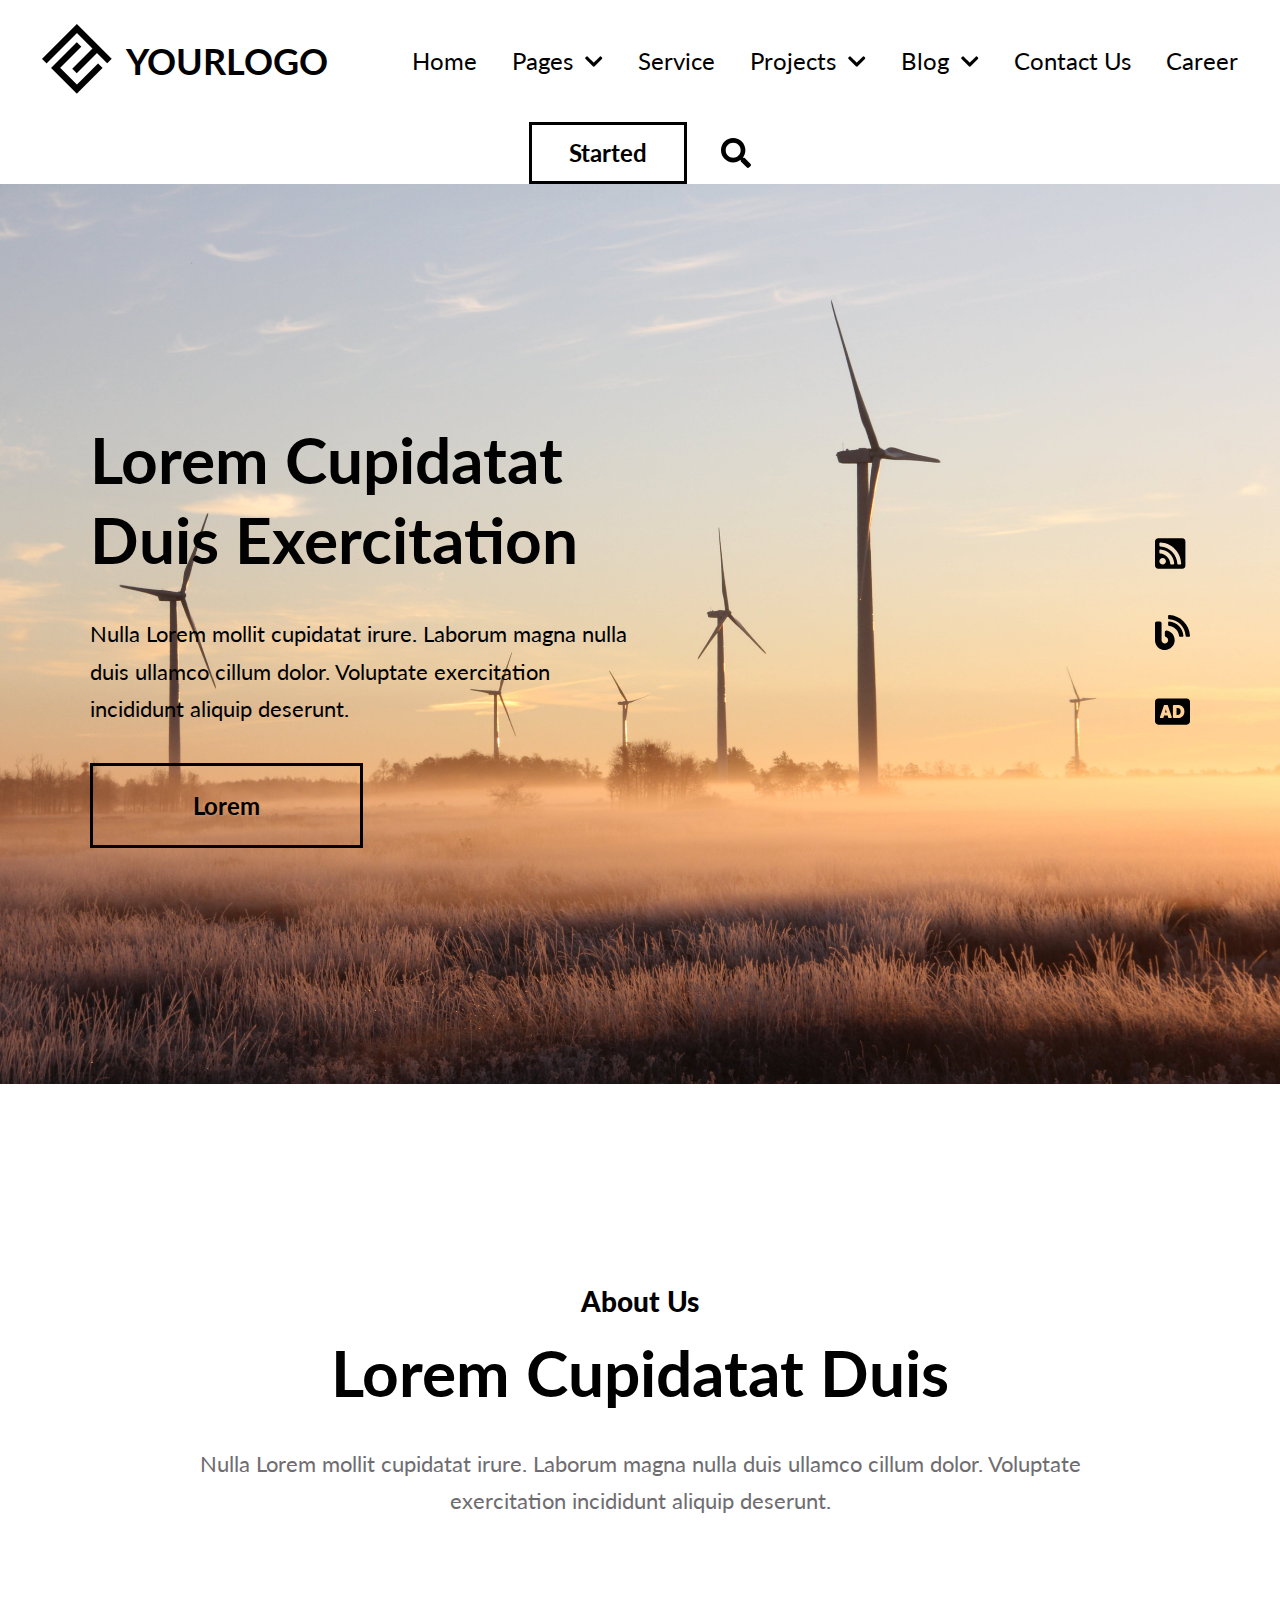
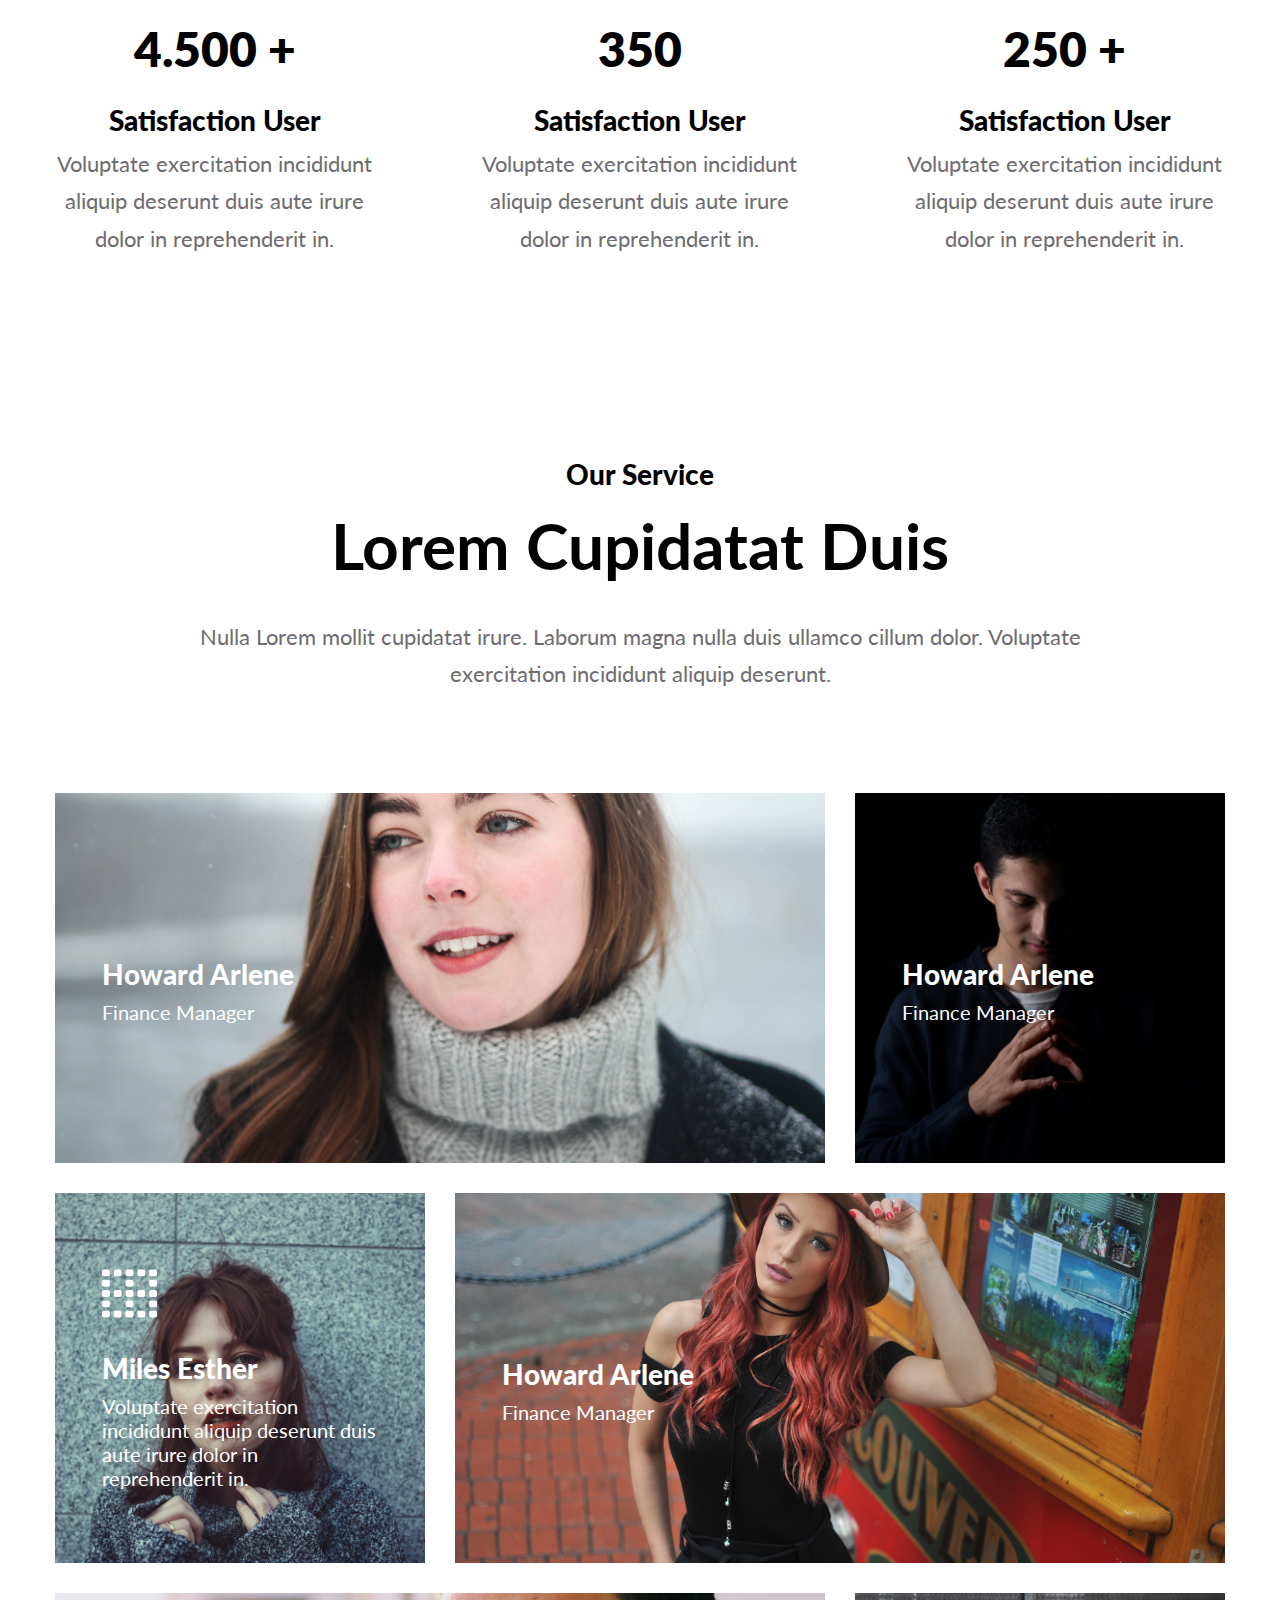
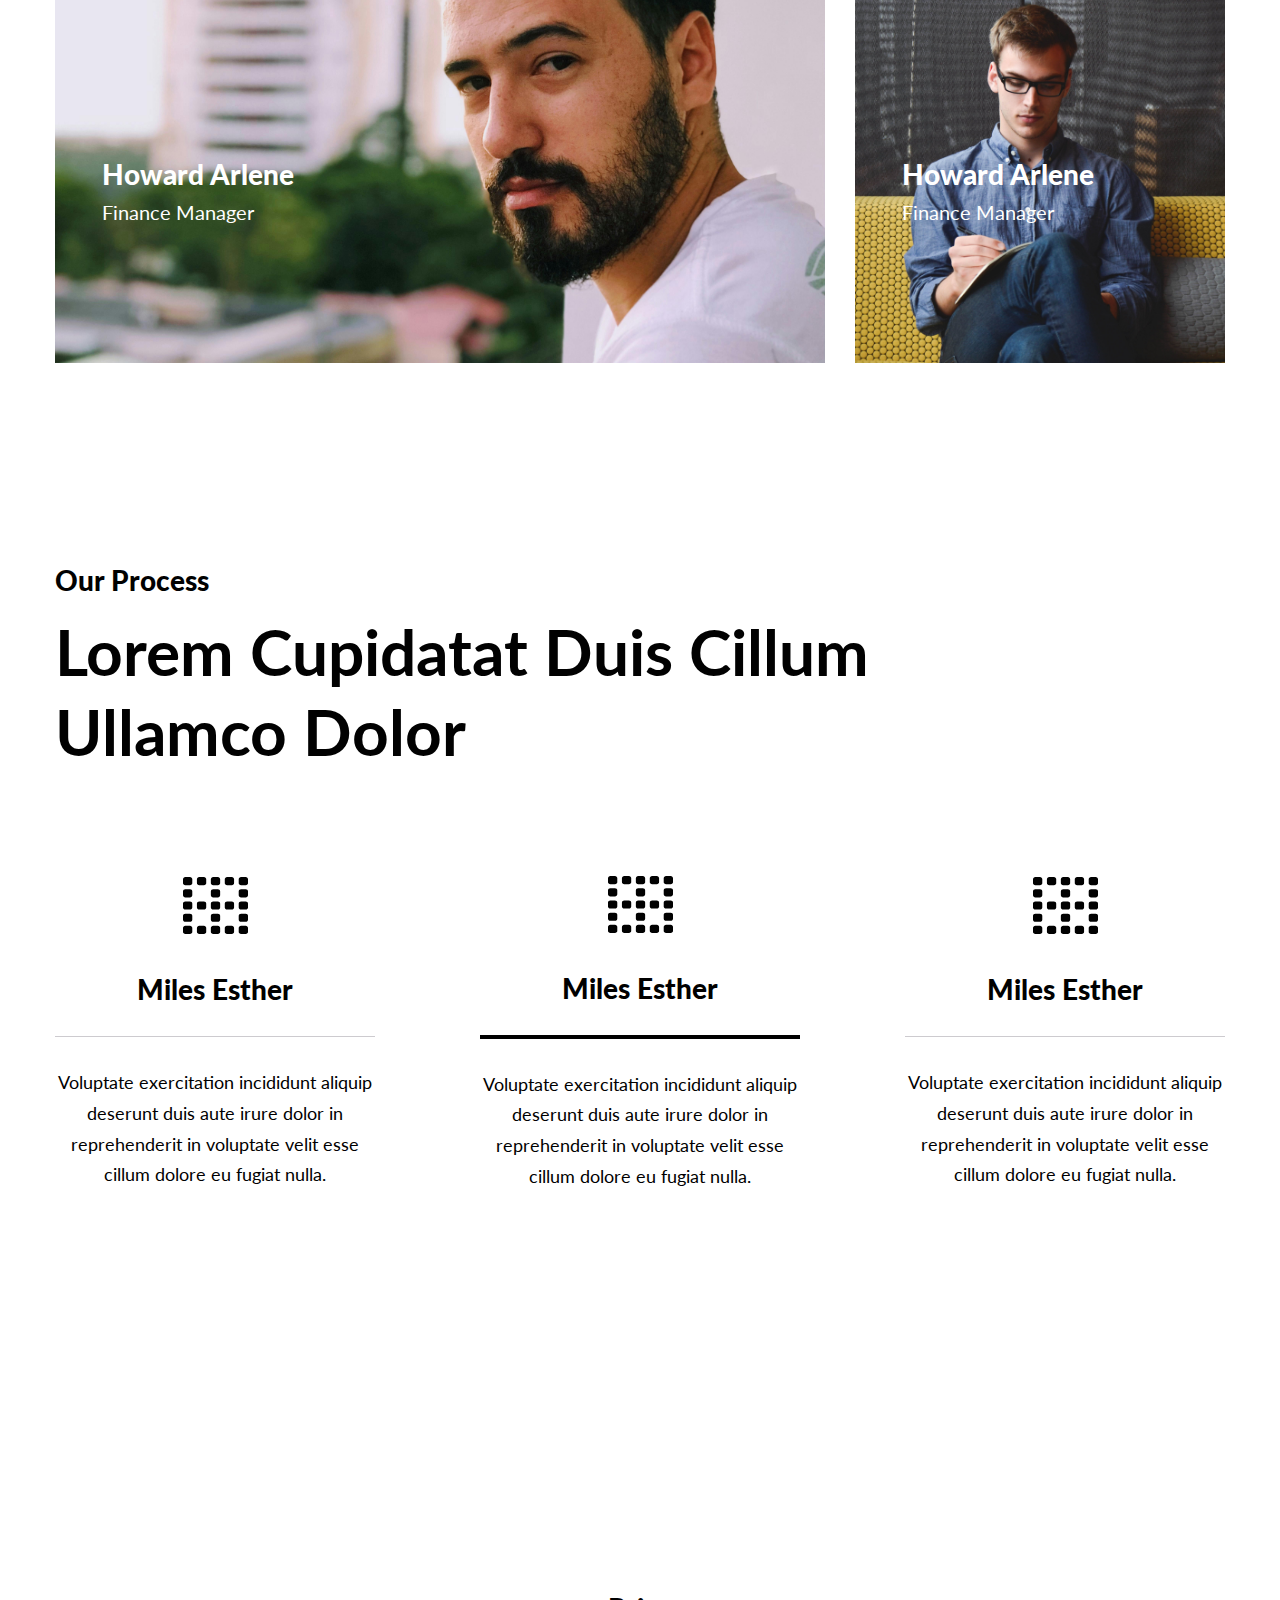
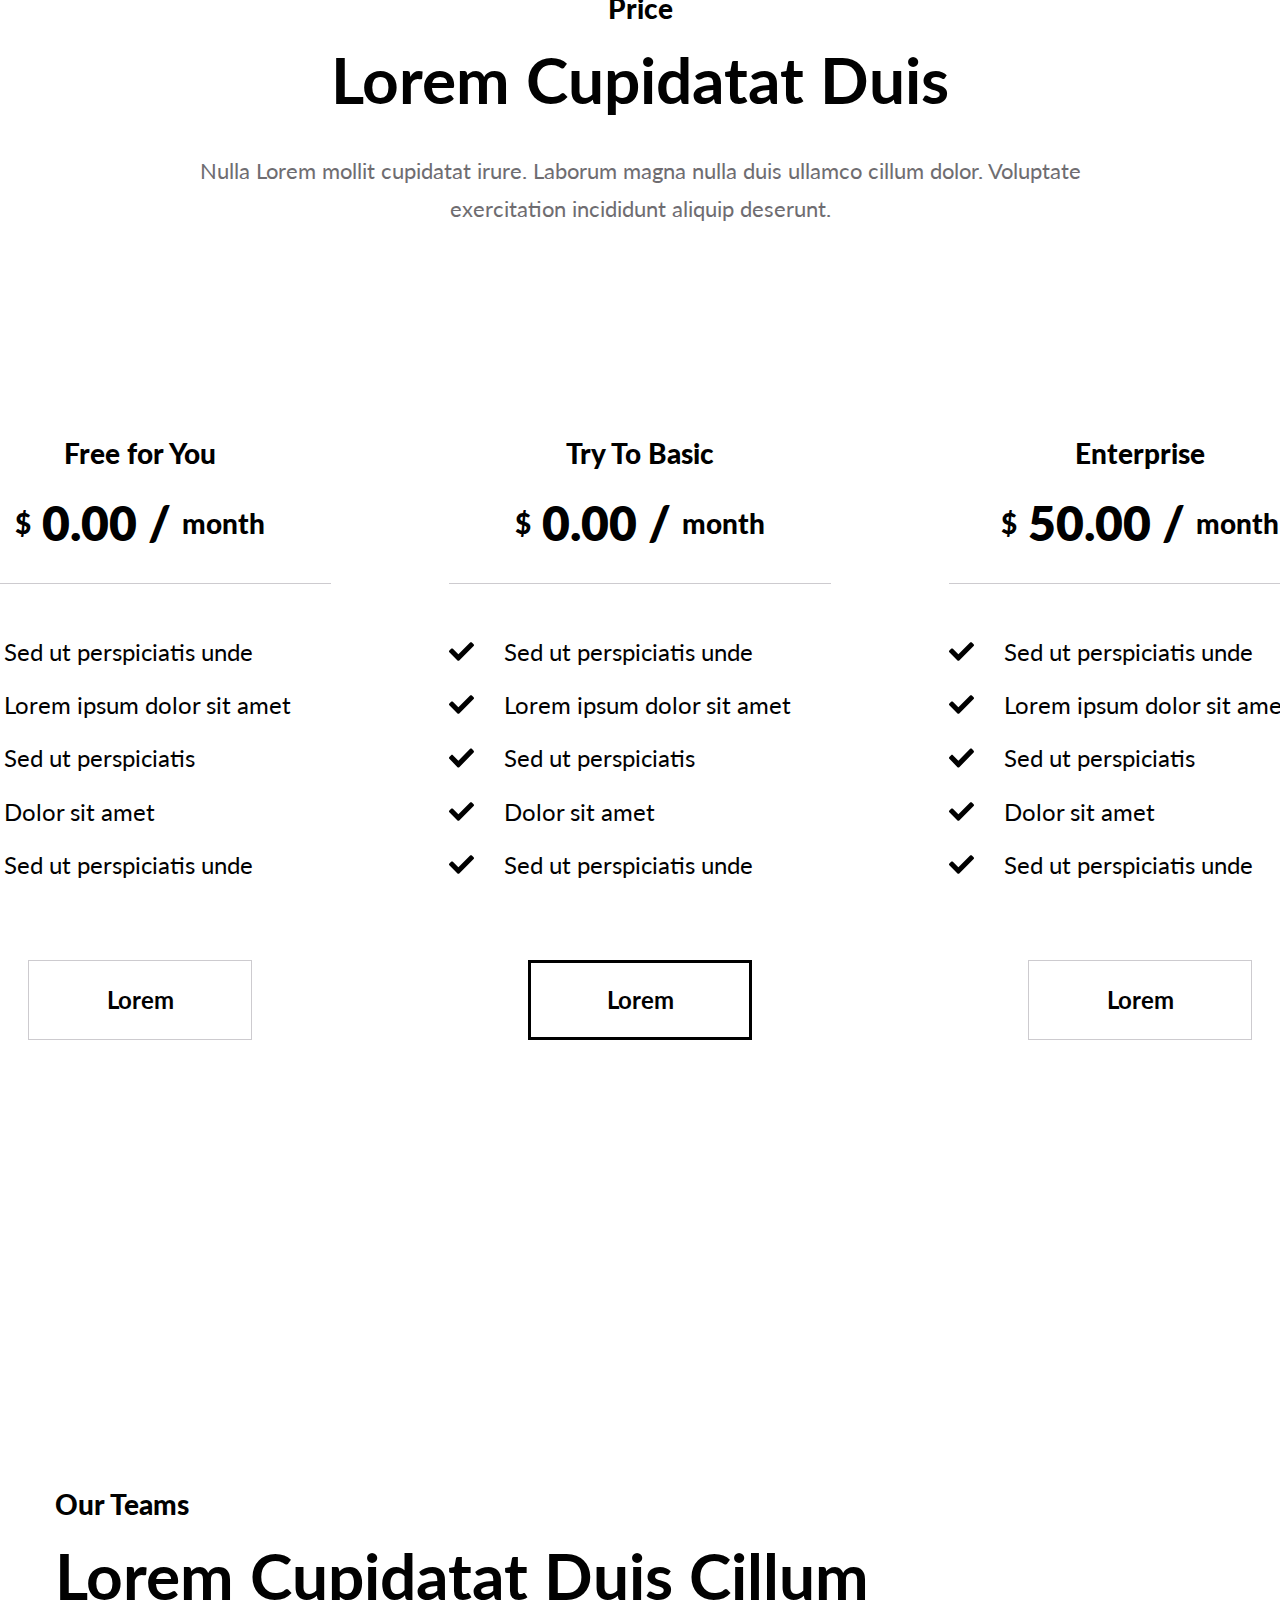
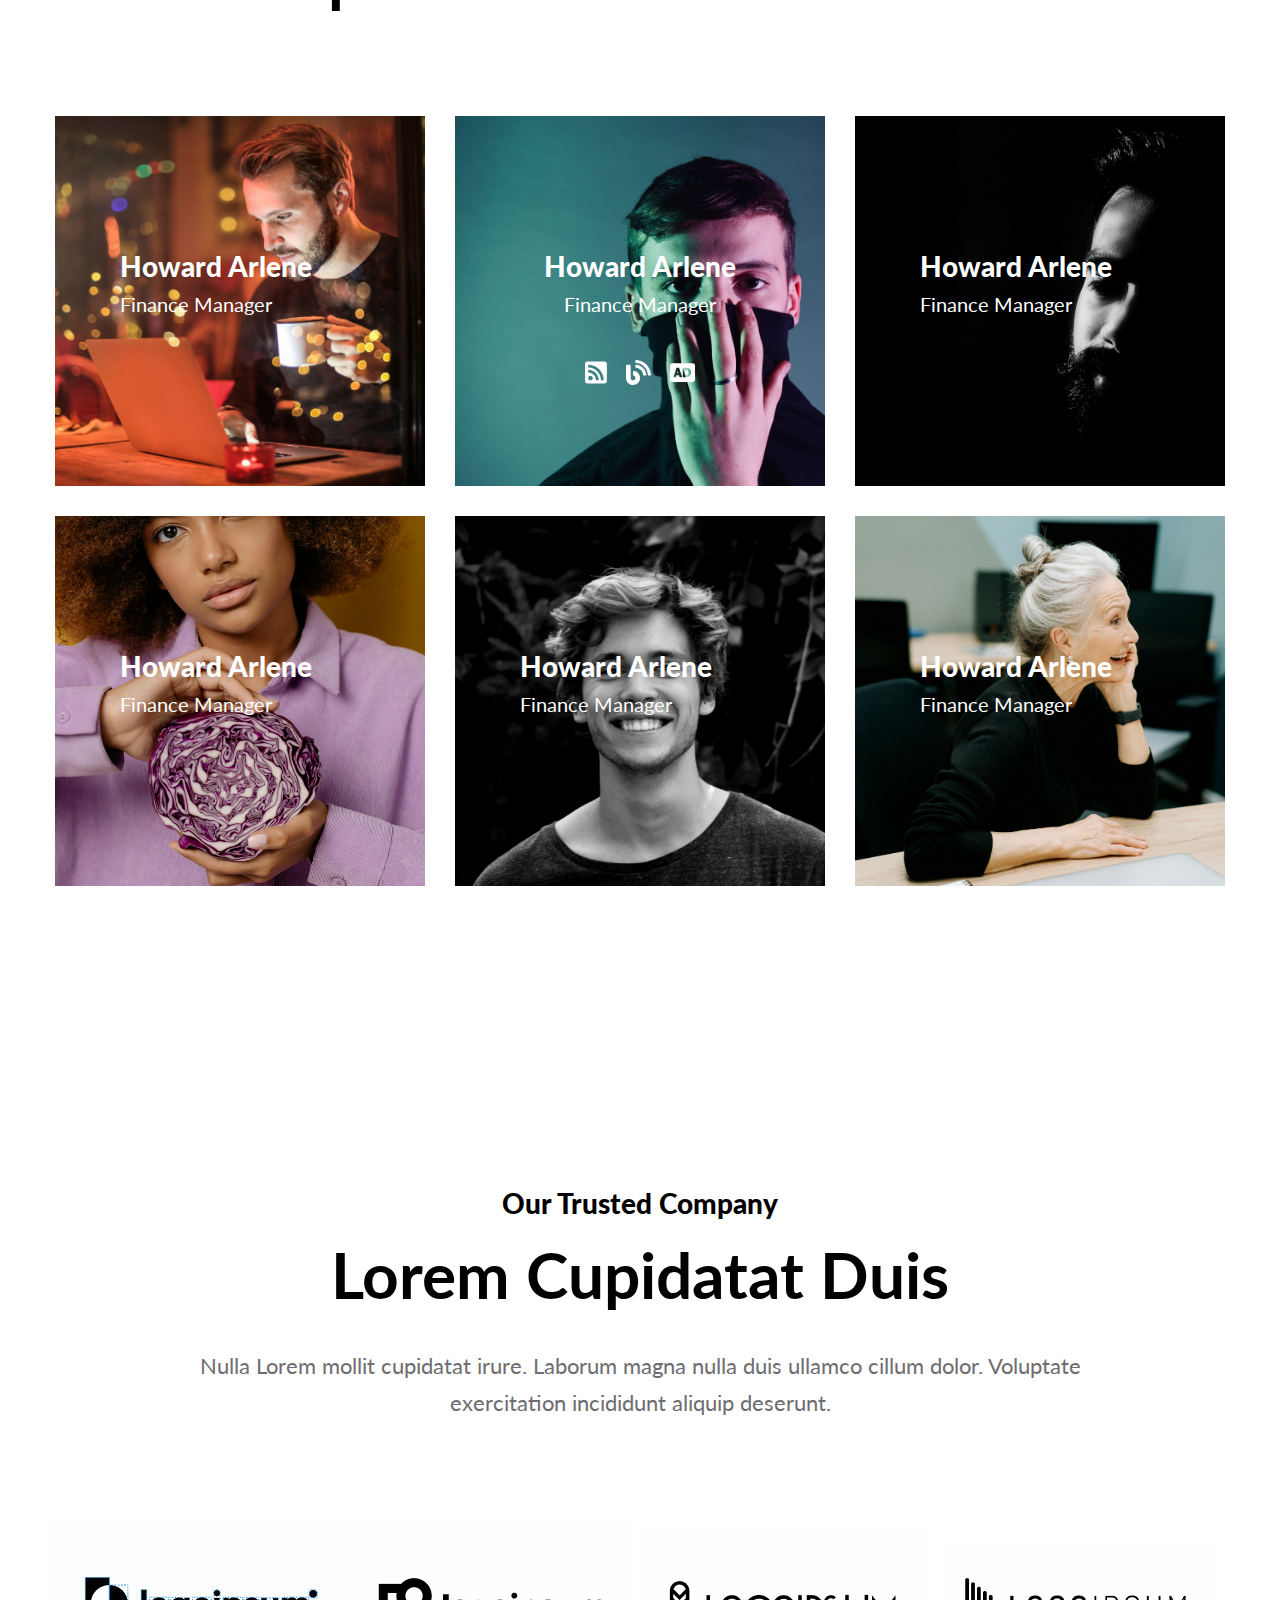
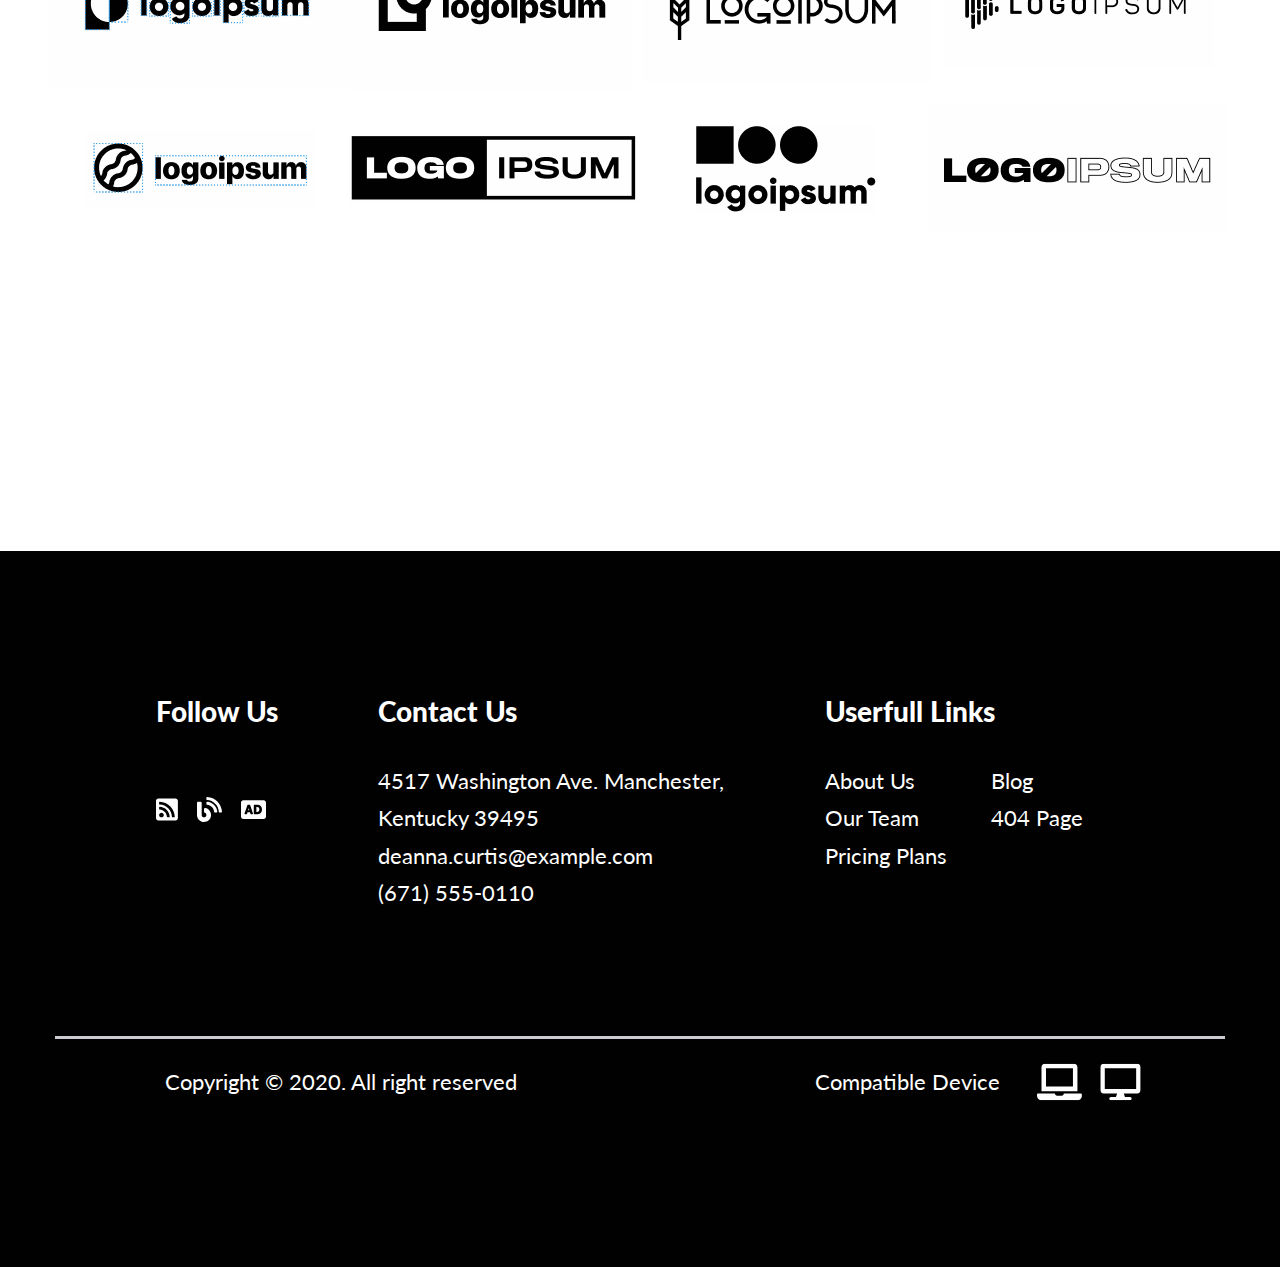
<file: index.html>
<!DOCTYPE html>
<html lang="en">

<head>
    <meta charset="UTF-8">
    <meta name="viewport" content="width=device-width, initial-scale=1.0">
    <title>Home</title>

    <link rel="stylesheet" href="assets/css/style.css">
</head>

<body>
    <header class="display-flex flex-row bg-white">
        <div class="logo-area display-flex align-center">
            <div class="logo-img">
                <img src="assets/img/logo.png" alt="">
            </div>
            <div class="logo-text">YOURLOGO</div>
        </div>
        <ul class="nav-links display-flex align-center">
            <li class="nav-link">
                <a href="index.html">Home</a>
            </li>
            <li class="nav-link pages">
                <div class="nav-link">
                    <a href="#">Pages </a>
                    <img src="assets/img/chevron-down.png" alt="">
                </div>
                <ul class="pages-ul">
                    <li><a href="about.html">About Us</a></li>
                    <li><a href="our-teams.html">Our Teams</a></li>
                    <li><a href="service.html">Service</a></li>
                    <li><a href="pricing.html">Price</a></li>
                    <li><a href="our-process.html">Our Process</a></li>
                    <li><a href="404.html">404 Page</a></li>
                </ul>
                </div>
            </li>
            <li class="nav-link">
                <a href="service.html">Service </a>
            </li>
            <li class="nav-link project">
                <div class="nav-link">
                    <a href="project.html">Projects</a>
                    <img src="assets/img/chevron-down.png" alt="">
                </div>
                <ul class="project-ul">
                    <li><a href="project.html">Project</a></li>
                    <li><a href="project-detail.html">Project Details</a></li>
                </ul>
            </li>
            <li class="nav-link blog">
                <div class="nav-link">
                    <a href="blog.html">Blog</a>
                    <img src="assets/img/chevron-down.png" alt="">
                </div>
                <ul class="blog-ul">
                    <li><a href="blog.html">Blog</a></li>
                    <li><a href="blog-detail.html">Blog Details</a></li>
                </ul>
            </li>
            <li class="nav-link">
                <a href="contact-us.html">Contact Us</a>
            </li>
            <li class="nav-link">
                <a href="career.html">Career</a>
            </li>

        </ul>
        <div class="head-right display-flex align-center">
            <button class="btn" id="started-btn">Started</button>
            <img src="assets/img/search.svg" alt="" class="search-btn">
        </div>
    </header>

    <main>
        <section class="hero display-flex flex-row align-center bg-settings">
            <div id="hero-main" class="display-flex flex-column text-left">
                <h1 class="page-title">
                    Lorem Cupidatat Duis Exercitation
                </h1>
                <p>
                    Nulla Lorem mollit cupidatat irure. Laborum magna nulla duis ullamco cillum dolor. Voluptate
                    exercitation
                    incididunt
                    aliquip deserunt.
                </p>
                <button class="btn" id="hero-btn">Lorem</button>
            </div>
            <div class="hero-socials">
                <ul class="display-flex flex-column">
                    <li><a href="#"><img src="assets/img/rss-square.svg" alt=""></a></li>
                    <li><a href="#"><img src="assets/img/blog.svg" alt=""></a></li>
                    <li><a href="#"><img src="assets/img/audio-description.svg" alt=""></a></li>
                </ul>
            </div>
        </section>
        <section class="about-us section">
            <div class="container">
                <div class="section-head align-center">
                    <h5 class="section-subtitle text-center">About Us</h5>
                    <h3 class="section-title text-center">Lorem Cupidatat Duis</h3>
                    <p class="section-text text-center">Nulla Lorem mollit cupidatat irure. Laborum magna nulla
                        duis
                        ullamco
                        cillum dolor. Voluptate exercitation incididunt
                        aliquip deserunt.</p>
                </div>
                <div class="section-body">
                    <article class="satisfaction-cards">
                        <div class="satisfaction-card">
                            <div class="card-number">4.500 +</div>
                            <h6 class="card-title">Satisfaction User</h6>
                            <p class="text-gray text-center mg-auto">Voluptate exercitation incididunt aliquip deserunt
                                duis
                                aute irure dolor in reprehenderit in.</p>
                        </div>
                        <div class="satisfaction-card">
                            <div class="card-number">350</div>
                            <h6 class="card-title">Satisfaction User</h6>
                            <p class="text-gray text-center mg-auto">Voluptate exercitation incididunt aliquip deserunt
                                duis
                                aute irure dolor in reprehenderit in.</p>
                        </div>
                        <div class="satisfaction-card">
                            <div class="card-number">250 +</div>
                            <h6 class="card-title">Satisfaction User</h6>
                            <p class="text-gray text-center mg-auto">Voluptate exercitation incididunt aliquip deserunt
                                duis
                                aute irure dolor in reprehenderit in.</p>
                        </div>
                    </article>
                </div>
            </div>
        </section>
        <section class="our-service section">
            <div class="container">
                <div class="section-head align-center">
                    <h5 class="section-subtitle text-center">Our Service</h5>
                    <h3 class="section-title text-center">Lorem Cupidatat Duis</h3>
                    <p class="section-text text-center">Nulla Lorem mollit cupidatat irure. Laborum magna nulla
                        duis
                        ullamco
                        cillum dolor. Voluptate exercitation incididunt
                        aliquip deserunt.</p>
                </div>
                <div class="section-body">
                    <div class="our-service-grid">
                        <div class="our-service-box display-flex flex-column text-white bg-settings box-left">
                            <h4 class="card-title">Howard Arlene</h4>
                            <h6 class="card-subtitle">Finance Manager</h6>
                        </div>
                        <div class="our-service-box display-flex flex-column text-white bg-settings ">
                            <h4 class="card-title">Howard Arlene</h4>
                            <h6 class="card-subtitle">Finance Manager</h6>
                        </div>
                        <div class="our-service-box display-flex flex-column text-white bg-settings ">
                            <div class="card-logo">
                                <svg xmlns="http://www.w3.org/2000/svg" width="55" height="55" viewBox="0 0 55 55"
                                    fill="none">
                                    <g clip-path="url(#clip0_133_3565)">
                                        <path
                                            d="M29.4643 24.0625H25.5357C25.0148 24.0625 24.5151 24.2436 24.1468 24.5659C23.7784 24.8882 23.5714 25.3254 23.5714 25.7812V29.2188C23.5714 29.6746 23.7784 30.1118 24.1468 30.4341C24.5151 30.7564 25.0148 30.9375 25.5357 30.9375H29.4643C29.9852 30.9375 30.4849 30.7564 30.8532 30.4341C31.2216 30.1118 31.4286 29.6746 31.4286 29.2188V25.7812C31.4286 25.3254 31.2216 24.8882 30.8532 24.5659C30.4849 24.2436 29.9852 24.0625 29.4643 24.0625ZM41.25 24.0625H37.3214C36.8005 24.0625 36.3008 24.2436 35.9325 24.5659C35.5641 24.8882 35.3571 25.3254 35.3571 25.7812V29.2188C35.3571 29.6746 35.5641 30.1118 35.9325 30.4341C36.3008 30.7564 36.8005 30.9375 37.3214 30.9375H41.25C41.771 30.9375 42.2706 30.7564 42.639 30.4341C43.0073 30.1118 43.2143 29.6746 43.2143 29.2188V25.7812C43.2143 25.3254 43.0073 24.8882 42.639 24.5659C42.2706 24.2436 41.771 24.0625 41.25 24.0625ZM53.0357 24.0625H49.1071C48.5862 24.0625 48.0866 24.2436 47.7182 24.5659C47.3498 24.8882 47.1429 25.3254 47.1429 25.7812V29.2188C47.1429 29.6746 47.3498 30.1118 47.7182 30.4341C48.0866 30.7564 48.5862 30.9375 49.1071 30.9375H53.0357C53.5567 30.9375 54.0563 30.7564 54.4247 30.4341C54.7931 30.1118 55 29.6746 55 29.2188V25.7812C55 25.3254 54.7931 24.8882 54.4247 24.5659C54.0563 24.2436 53.5567 24.0625 53.0357 24.0625ZM17.6786 24.0625H13.75C13.229 24.0625 12.7294 24.2436 12.361 24.5659C11.9927 24.8882 11.7857 25.3254 11.7857 25.7812V29.2188C11.7857 29.6746 11.9927 30.1118 12.361 30.4341C12.7294 30.7564 13.229 30.9375 13.75 30.9375H17.6786C18.1995 30.9375 18.6992 30.7564 19.0675 30.4341C19.4359 30.1118 19.6429 29.6746 19.6429 29.2188V25.7812C19.6429 25.3254 19.4359 24.8882 19.0675 24.5659C18.6992 24.2436 18.1995 24.0625 17.6786 24.0625ZM29.4643 44.6875H25.5357C25.0148 44.6875 24.5151 44.8686 24.1468 45.1909C23.7784 45.5132 23.5714 45.9504 23.5714 46.4062V49.8438C23.5714 50.2996 23.7784 50.7368 24.1468 51.0591C24.5151 51.3814 25.0148 51.5625 25.5357 51.5625H29.4643C29.9852 51.5625 30.4849 51.3814 30.8532 51.0591C31.2216 50.7368 31.4286 50.2996 31.4286 49.8438V46.4062C31.4286 45.9504 31.2216 45.5132 30.8532 45.1909C30.4849 44.8686 29.9852 44.6875 29.4643 44.6875ZM41.25 44.6875H37.3214C36.8005 44.6875 36.3008 44.8686 35.9325 45.1909C35.5641 45.5132 35.3571 45.9504 35.3571 46.4062V49.8438C35.3571 50.2996 35.5641 50.7368 35.9325 51.0591C36.3008 51.3814 36.8005 51.5625 37.3214 51.5625H41.25C41.771 51.5625 42.2706 51.3814 42.639 51.0591C43.0073 50.7368 43.2143 50.2996 43.2143 49.8438V46.4062C43.2143 45.9504 43.0073 45.5132 42.639 45.1909C42.2706 44.8686 41.771 44.6875 41.25 44.6875ZM53.0357 44.6875H49.1071C48.5862 44.6875 48.0866 44.8686 47.7182 45.1909C47.3498 45.5132 47.1429 45.9504 47.1429 46.4062V49.8438C47.1429 50.2996 47.3498 50.7368 47.7182 51.0591C48.0866 51.3814 48.5862 51.5625 49.1071 51.5625H53.0357C53.5567 51.5625 54.0563 51.3814 54.4247 51.0591C54.7931 50.7368 55 50.2996 55 49.8438V46.4062C55 45.9504 54.7931 45.5132 54.4247 45.1909C54.0563 44.8686 53.5567 44.6875 53.0357 44.6875ZM53.0357 34.375H49.1071C48.5862 34.375 48.0866 34.5561 47.7182 34.8784C47.3498 35.2007 47.1429 35.6379 47.1429 36.0938V39.5312C47.1429 39.9871 47.3498 40.4243 47.7182 40.7466C48.0866 41.0689 48.5862 41.25 49.1071 41.25H53.0357C53.5567 41.25 54.0563 41.0689 54.4247 40.7466C54.7931 40.4243 55 39.9871 55 39.5312V36.0938C55 35.6379 54.7931 35.2007 54.4247 34.8784C54.0563 34.5561 53.5567 34.375 53.0357 34.375ZM53.0357 13.75H49.1071C48.5862 13.75 48.0866 13.9311 47.7182 14.2534C47.3498 14.5757 47.1429 15.0129 47.1429 15.4688V18.9062C47.1429 19.3621 47.3498 19.7993 47.7182 20.1216C48.0866 20.4439 48.5862 20.625 49.1071 20.625H53.0357C53.5567 20.625 54.0563 20.4439 54.4247 20.1216C54.7931 19.7993 55 19.3621 55 18.9062V15.4688C55 15.0129 54.7931 14.5757 54.4247 14.2534C54.0563 13.9311 53.5567 13.75 53.0357 13.75ZM29.4643 34.375H25.5357C25.0148 34.375 24.5151 34.5561 24.1468 34.8784C23.7784 35.2007 23.5714 35.6379 23.5714 36.0938V39.5312C23.5714 39.9871 23.7784 40.4243 24.1468 40.7466C24.5151 41.0689 25.0148 41.25 25.5357 41.25H29.4643C29.9852 41.25 30.4849 41.0689 30.8532 40.7466C31.2216 40.4243 31.4286 39.9871 31.4286 39.5312V36.0938C31.4286 35.6379 31.2216 35.2007 30.8532 34.8784C30.4849 34.5561 29.9852 34.375 29.4643 34.375ZM29.4643 13.75H25.5357C25.0148 13.75 24.5151 13.9311 24.1468 14.2534C23.7784 14.5757 23.5714 15.0129 23.5714 15.4688V18.9062C23.5714 19.3621 23.7784 19.7993 24.1468 20.1216C24.5151 20.4439 25.0148 20.625 25.5357 20.625H29.4643C29.9852 20.625 30.4849 20.4439 30.8532 20.1216C31.2216 19.7993 31.4286 19.3621 31.4286 18.9062V15.4688C31.4286 15.0129 31.2216 14.5757 30.8532 14.2534C30.4849 13.9311 29.9852 13.75 29.4643 13.75ZM17.6786 44.6875H13.75C13.229 44.6875 12.7294 44.8686 12.361 45.1909C11.9927 45.5132 11.7857 45.9504 11.7857 46.4062V49.8438C11.7857 50.2996 11.9927 50.7368 12.361 51.0591C12.7294 51.3814 13.229 51.5625 13.75 51.5625H17.6786C18.1995 51.5625 18.6992 51.3814 19.0675 51.0591C19.4359 50.7368 19.6429 50.2996 19.6429 49.8438V46.4062C19.6429 45.9504 19.4359 45.5132 19.0675 45.1909C18.6992 44.8686 18.1995 44.6875 17.6786 44.6875ZM29.4643 3.4375H25.5357C25.0148 3.4375 24.5151 3.61858 24.1468 3.94091C23.7784 4.26324 23.5714 4.70041 23.5714 5.15625V8.59375C23.5714 9.04959 23.7784 9.48676 24.1468 9.80909C24.5151 10.1314 25.0148 10.3125 25.5357 10.3125H29.4643C29.9852 10.3125 30.4849 10.1314 30.8532 9.80909C31.2216 9.48676 31.4286 9.04959 31.4286 8.59375V5.15625C31.4286 4.70041 31.2216 4.26324 30.8532 3.94091C30.4849 3.61858 29.9852 3.4375 29.4643 3.4375ZM41.25 3.4375H37.3214C36.8005 3.4375 36.3008 3.61858 35.9325 3.94091C35.5641 4.26324 35.3571 4.70041 35.3571 5.15625V8.59375C35.3571 9.04959 35.5641 9.48676 35.9325 9.80909C36.3008 10.1314 36.8005 10.3125 37.3214 10.3125H41.25C41.771 10.3125 42.2706 10.1314 42.639 9.80909C43.0073 9.48676 43.2143 9.04959 43.2143 8.59375V5.15625C43.2143 4.70041 43.0073 4.26324 42.639 3.94091C42.2706 3.61858 41.771 3.4375 41.25 3.4375ZM53.0357 3.4375H49.1071C48.5862 3.4375 48.0866 3.61858 47.7182 3.94091C47.3498 4.26324 47.1429 4.70041 47.1429 5.15625V8.59375C47.1429 9.04959 47.3498 9.48676 47.7182 9.80909C48.0866 10.1314 48.5862 10.3125 49.1071 10.3125H53.0357C53.5567 10.3125 54.0563 10.1314 54.4247 9.80909C54.7931 9.48676 55 9.04959 55 8.59375V5.15625C55 4.70041 54.7931 4.26324 54.4247 3.94091C54.0563 3.61858 53.5567 3.4375 53.0357 3.4375ZM5.89286 24.0625H1.96429C1.44332 24.0625 0.943701 24.2436 0.575326 24.5659C0.206951 24.8882 0 25.3254 0 25.7812L0 29.2188C0 29.6746 0.206951 30.1118 0.575326 30.4341C0.943701 30.7564 1.44332 30.9375 1.96429 30.9375H5.89286C6.41382 30.9375 6.91344 30.7564 7.28182 30.4341C7.65019 30.1118 7.85714 29.6746 7.85714 29.2188V25.7812C7.85714 25.3254 7.65019 24.8882 7.28182 24.5659C6.91344 24.2436 6.41382 24.0625 5.89286 24.0625ZM5.89286 44.6875H1.96429C1.44332 44.6875 0.943701 44.8686 0.575326 45.1909C0.206951 45.5132 0 45.9504 0 46.4062L0 49.8438C0 50.2996 0.206951 50.7368 0.575326 51.0591C0.943701 51.3814 1.44332 51.5625 1.96429 51.5625H5.89286C6.41382 51.5625 6.91344 51.3814 7.28182 51.0591C7.65019 50.7368 7.85714 50.2996 7.85714 49.8438V46.4062C7.85714 45.9504 7.65019 45.5132 7.28182 45.1909C6.91344 44.8686 6.41382 44.6875 5.89286 44.6875ZM5.89286 34.375H1.96429C1.44332 34.375 0.943701 34.5561 0.575326 34.8784C0.206951 35.2007 0 35.6379 0 36.0938L0 39.5312C0 39.9871 0.206951 40.4243 0.575326 40.7466C0.943701 41.0689 1.44332 41.25 1.96429 41.25H5.89286C6.41382 41.25 6.91344 41.0689 7.28182 40.7466C7.65019 40.4243 7.85714 39.9871 7.85714 39.5312V36.0938C7.85714 35.6379 7.65019 35.2007 7.28182 34.8784C6.91344 34.5561 6.41382 34.375 5.89286 34.375ZM5.89286 13.75H1.96429C1.44332 13.75 0.943701 13.9311 0.575326 14.2534C0.206951 14.5757 0 15.0129 0 15.4688L0 18.9062C0 19.3621 0.206951 19.7993 0.575326 20.1216C0.943701 20.4439 1.44332 20.625 1.96429 20.625H5.89286C6.41382 20.625 6.91344 20.4439 7.28182 20.1216C7.65019 19.7993 7.85714 19.3621 7.85714 18.9062V15.4688C7.85714 15.0129 7.65019 14.5757 7.28182 14.2534C6.91344 13.9311 6.41382 13.75 5.89286 13.75ZM5.89286 3.4375H1.96429C1.44332 3.4375 0.943701 3.61858 0.575326 3.94091C0.206951 4.26324 0 4.70041 0 5.15625L0 8.59375C0 9.04959 0.206951 9.48676 0.575326 9.80909C0.943701 10.1314 1.44332 10.3125 1.96429 10.3125H5.89286C6.41382 10.3125 6.91344 10.1314 7.28182 9.80909C7.65019 9.48676 7.85714 9.04959 7.85714 8.59375V5.15625C7.85714 4.70041 7.65019 4.26324 7.28182 3.94091C6.91344 3.61858 6.41382 3.4375 5.89286 3.4375ZM17.6786 3.4375H13.75C13.229 3.4375 12.7294 3.61858 12.361 3.94091C11.9927 4.26324 11.7857 4.70041 11.7857 5.15625V8.59375C11.7857 9.04959 11.9927 9.48676 12.361 9.80909C12.7294 10.1314 13.229 10.3125 13.75 10.3125H17.6786C18.1995 10.3125 18.6992 10.1314 19.0675 9.80909C19.4359 9.48676 19.6429 9.04959 19.6429 8.59375V5.15625C19.6429 4.70041 19.4359 4.26324 19.0675 3.94091C18.6992 3.61858 18.1995 3.4375 17.6786 3.4375Z"
                                            fill="#FEFEFE" />
                                    </g>
                                    <defs>
                                        <clipPath id="clip0_133_3565">
                                            <rect width="55" height="55" fill="white" />
                                        </clipPath>
                                    </defs>
                                </svg>
                            </div>
                            <h4 class="card-title">Miles Esther</h4>
                            <h6 class="card-subtitle">Voluptate exercitation incididunt aliquip deserunt duis aute
                                irure
                                dolor in reprehenderit in.</h6>
                        </div>
                        <div class="our-service-box display-flex flex-column text-white bg-settings box-right">
                            <h4 class="card-title">Howard Arlene</h4>
                            <h6 class="card-subtitle">Finance Manager</h6>
                        </div>
                        <div class="our-service-box display-flex flex-column text-white bg-settings box-left">
                            <h4 class="card-title">Howard Arlene</h4>
                            <h6 class="card-subtitle">Finance Manager</h6>
                        </div>
                        <div class="our-service-box display-flex flex-column text-white bg-settings ">
                            <h4 class="card-title">Howard Arlene</h4>
                            <h6 class="card-subtitle">Finance Manager</h6>
                        </div>
                    </div>
                </div>

            </div>
        </section>
        <section class="our-process section">
            <div class="container">
                <div class="section-head align-left">
                    <h5 class="section-subtitle text-left">Our Process</h5>
                    <h3 class="section-title text-left ">Lorem Cupidatat Duis Cillum <br>Ullamco Dolor</h3>
                </div>
                <div class="section-body">
                    <div class="miles-esther-cards">
                        <div class="miles-esther-card">
                            <div class="card-logo">
                                <img src="assets/img/border-none.svg" alt="">
                            </div>
                            <div class="card-title mt0">Miles Esther</div>
                            <p class="card-text text-center">Voluptate exercitation incididunt aliquip deserunt duis
                                aute irure dolor in reprehenderit in voluptate velit esse cillum
                                dolore eu fugiat nulla.</p>
                        </div>
                        <div class="miles-esther-card">
                            <div class="card-logo">
                                <img src="assets/img/border-none.svg" alt="">
                            </div>
                            <div class="card-title mt0">Miles Esther</div>
                            <p class="card-text text-center">Voluptate exercitation incididunt aliquip deserunt duis
                                aute irure dolor in reprehenderit in voluptate velit esse cillum
                                dolore eu fugiat nulla.</p>
                        </div>
                        <div class="miles-esther-card">
                            <div class="card-logo">
                                <img src="assets/img/border-none.svg" alt="">
                            </div>
                            <div class="card-title mt0">Miles Esther</div>
                            <p class="card-text text-center">Voluptate exercitation incididunt aliquip deserunt duis
                                aute irure dolor in reprehenderit in voluptate velit esse cillum
                                dolore eu fugiat nulla.</p>
                        </div>
                    </div>
                </div>

            </div>
        </section>
        <section class="price section">

            <div class="section-head align-center">
                <h5 class="section-subtitle text-center">Price</h5>
                <h3 class="section-title text-center">Lorem Cupidatat Duis</h3>
                <p class="section-text text-center">Nulla Lorem mollit cupidatat irure. Laborum magna nulla
                    duis
                    ullamco
                    cillum dolor. Voluptate exercitation incididunt
                    aliquip deserunt.</p>
            </div>
            <div class="section-body">
                <div class="price-cards">
                    <div class="price-card">
                        <div class="card-title">Free for You</div>
                        <div class="money-row">
                            <div class="money-text">$</div>
                            <div class="money-number">0.00 /</div>
                            <div class="money-text">month</div>
                        </div>
                        <div class="specs">
                            <div class="spec-row">
                                <img src="assets/img/check.svg" alt="">
                                <div class="spec-text">
                                    Sed ut perspiciatis unde
                                </div>
                            </div>
                            <div class="spec-row">
                                <img src="assets/img/check.svg" alt="">
                                <div class="spec-text">
                                    Lorem ipsum dolor sit amet
                                </div>
                            </div>
                            <div class="spec-row">
                                <img src="assets/img/check.svg" alt="">
                                <div class="spec-text">
                                    Sed ut perspiciatis
                                </div>
                            </div>
                            <div class="spec-row">
                                <img src="assets/img/check.svg" alt="">
                                <div class="spec-text">
                                    Dolor sit amet
                                </div>
                            </div>
                            <div class="spec-row">
                                <img src="assets/img/check.svg" alt="">
                                <div class="spec-text">
                                    Sed ut perspiciatis unde
                                </div>
                            </div>
                        </div>
                        <button class="btn">Lorem</button>
                    </div>
                    <div class="price-card">
                        <div class="card-title">Try To Basic</div>
                        <div class="money-row">
                            <div class="money-text">$</div>
                            <div class="money-number">0.00 /</div>
                            <div class="money-text">month</div>
                        </div>
                        <div class="specs">
                            <div class="spec-row">
                                <img src="assets/img/check.svg" alt="">
                                <div class="spec-text">
                                    Sed ut perspiciatis unde
                                </div>
                            </div>
                            <div class="spec-row">
                                <img src="assets/img/check.svg" alt="">
                                <div class="spec-text">
                                    Lorem ipsum dolor sit amet
                                </div>
                            </div>
                            <div class="spec-row">
                                <img src="assets/img/check.svg" alt="">
                                <div class="spec-text">
                                    Sed ut perspiciatis
                                </div>
                            </div>
                            <div class="spec-row">
                                <img src="assets/img/check.svg" alt="">
                                <div class="spec-text">
                                    Dolor sit amet
                                </div>
                            </div>
                            <div class="spec-row">
                                <img src="assets/img/check.svg" alt="">
                                <div class="spec-text">
                                    Sed ut perspiciatis unde
                                </div>
                            </div>
                        </div>
                        <button class="btn">Lorem</button>
                    </div>
                    <div class="price-card">
                        <div class="card-title">Enterprise</div>
                        <div class="money-row">
                            <div class="money-text">$</div>
                            <div class="money-number">50.00 /</div>
                            <div class="money-text">month</div>
                        </div>
                        <div class="specs">
                            <div class="spec-row">
                                <img src="assets/img/check.svg" alt="">
                                <div class="spec-text">
                                    Sed ut perspiciatis unde
                                </div>
                            </div>
                            <div class="spec-row">
                                <img src="assets/img/check.svg" alt="">
                                <div class="spec-text">
                                    Lorem ipsum dolor sit amet
                                </div>
                            </div>
                            <div class="spec-row">
                                <img src="assets/img/check.svg" alt="">
                                <div class="spec-text">
                                    Sed ut perspiciatis
                                </div>
                            </div>
                            <div class="spec-row">
                                <img src="assets/img/check.svg" alt="">
                                <div class="spec-text">
                                    Dolor sit amet
                                </div>
                            </div>
                            <div class="spec-row">
                                <img src="assets/img/check.svg" alt="">
                                <div class="spec-text">
                                    Sed ut perspiciatis unde
                                </div>
                            </div>
                        </div>
                        <button class="btn">Lorem</button>
                    </div>
                </div>

            </div>
        </section>
        <section class="our-teams">
            <div class="container">
                <div class="section-head align-left">
                    <h5 class="section-subtitle text-left">Our Teams</h5>
                    <h3 class="section-title text-left ">Lorem Cupidatat Duis Cillum</h3>
                </div>
                <div class="section-body">
                    <div class="teams-cards">
                        <div class="teams-card bg-settings">
                            <h6 class="card-title text-white">Howard Arlene</h6>
                            <div class="card-subtitle text-white">Finance Manager</div>
                        </div>
                        <div class="teams-card bg-settings">
                            <h6 class="card-title text-white">Howard Arlene</h6>
                            <div class="card-subtitle text-white">Finance Manager</div>
                            <div class="socials">
                                <ul class="display-flex">
                                    <li><a href="#"><img src="assets/img/rss-square-white.svg" alt=""></a></li>
                                    <li><a href="#"><img src="assets/img/blog-white.svg" alt=""></a></li>
                                    <li><a href="#"><img src="assets/img/audio-description-white.svg" alt=""></a></li>
                                </ul>
                            </div>
                        </div>
                        <div class="teams-card bg-settings">
                            <h6 class="card-title text-white">Howard Arlene</h6>
                            <div class="card-subtitle text-white">Finance Manager</div>
                        </div>
                        <div class="teams-card bg-settings">
                            <h6 class="card-title text-white">Howard Arlene</h6>
                            <div class="card-subtitle text-white">Finance Manager</div>
                        </div>
                        <div class="teams-card bg-settings">
                            <h6 class="card-title text-white">Howard Arlene</h6>
                            <div class="card-subtitle text-white">Finance Manager</div>
                        </div>
                        <div class="teams-card bg-settings">
                            <h6 class="card-title text-white">Howard Arlene</h6>
                            <div class="card-subtitle text-white">Finance Manager</div>
                        </div>
                    </div>
                </div>
            </div>
        </section>
        <section class="our-trusted-company">
            <div class="container">
                <div class="section-head align-center">
                    <h5 class="section-subtitle text-center">Our Trusted Company</h5>
                    <h3 class="section-title text-center">Lorem Cupidatat Duis</h3>
                    <p class="section-text text-center">Nulla Lorem mollit cupidatat irure. Laborum magna nulla duis
                        ullamco cillum dolor. Voluptate exercitation incididunt
                        aliquip deserunt.</p>
                </div>
                <div class="section-body">
                    <div class="trusted-companys">
                        <div class="trusted-company">
                            <img src="assets/img/logo1.PNG" alt="">
                        </div>
                        <div class="trusted-company">
                            <img src="assets/img/logo2.PNG" alt="">
                        </div>
                        <div class="trusted-company">
                            <img src="assets/img/logo3.PNG" alt="">
                        </div>
                        <div class="trusted-company">
                            <img src="assets/img/logo4.PNG" alt="">
                        </div>
                        <div class="trusted-company">
                            <img src="assets/img/logo5.PNG" alt="">
                        </div>
                        <div class="trusted-company">
                            <img src="assets/img/logo6.PNG" alt="">
                        </div>
                        <div class="trusted-company">
                            <img src="assets/img/logo7.PNG" alt="">
                        </div>
                        <div class="trusted-company">
                            <img src="assets/img/logo8.PNG" alt="">
                        </div>
                    </div>
                </div>
            </div>
        </section>
    </main>

    <footer>
        <div class="container">
            <div class="footer-body">
                <div class="footer-row">
                    <div class="footer-col">
                        <h6 class="footer-col-head section-subtitle text-white text-left">
                            Follow Us
                        </h6>
                        <div class="socials">
                            <ul class="display-flex">
                                <li><a href="#"><img src="assets/img/rss-square-white.svg" alt=""></a></li>
                                <li><a href="#"><img src="assets/img/blog-white.svg" alt=""></a></li>
                                <li><a href="#"><img src="assets/img/audio-description-white.svg" alt=""></a></li>
                            </ul>
                        </div>
                    </div>
                    <div class="footer-col">
                        <h6 class="footer-col-head section-subtitle text-white text-left">
                            Contact Us
                        </h6>
                        <p>4517 Washington Ave. Manchester,<br> Kentucky 39495</p>
                        <p>deanna.curtis@example.com</p>
                        <p>(671) 555-0110</p>
                    </div>
                    <div class="footer-col">
                        <h6 class="footer-col-head section-subtitle text-white text-left">
                            Userfull Links
                        </h6>
                        <ul class="footer-col3-links">
                            <li><a href="about.html">About Us</a></li>
                            <li><a href="blog.html">Blog</a></li>
                            <li><a href="our-teams.html">Our Team</a></li>
                            <li><a href="404.html">404 Page</a></li>
                            <li><a href="pricing.html">Pricing Plans</a></li>
                        </ul>
                    </div>
                </div>
                <div class="footer-row">
                    <div class="footer-row2-body">
                        <div>
                            <p>Copyright © 2020. All right reserved</p>
                        </div>
                        <div class="compadible-devices">
                            <p>Compatible Device</p>
                            <div class="compadible-devices-logos">
                                <img src="assets/img/laptop.svg" alt="">
                                <img src="assets/img/desktop.svg" alt="">
                            </div>
                        </div>
                    </div>
                </div>
            </div>
        </div>
    </footer>


    <!-- </body> -->

    <!-- </html> -->
</file>
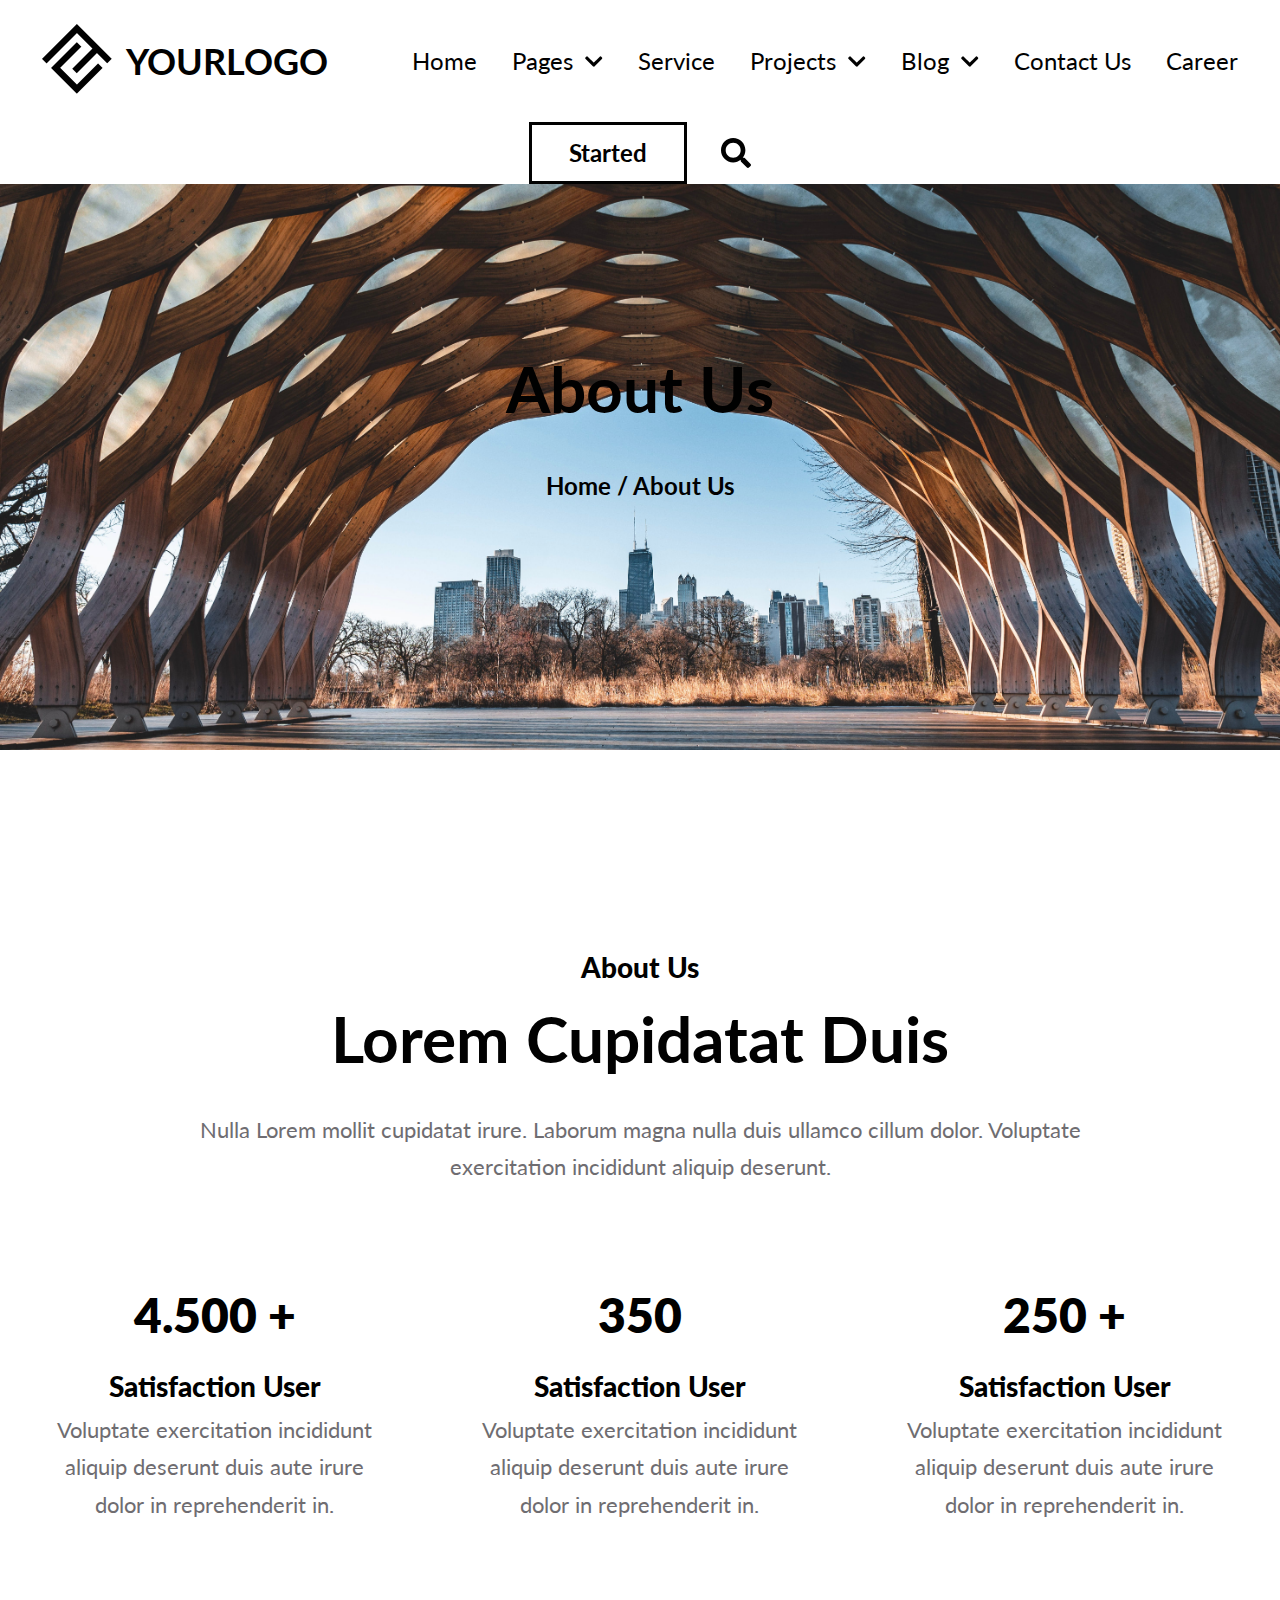
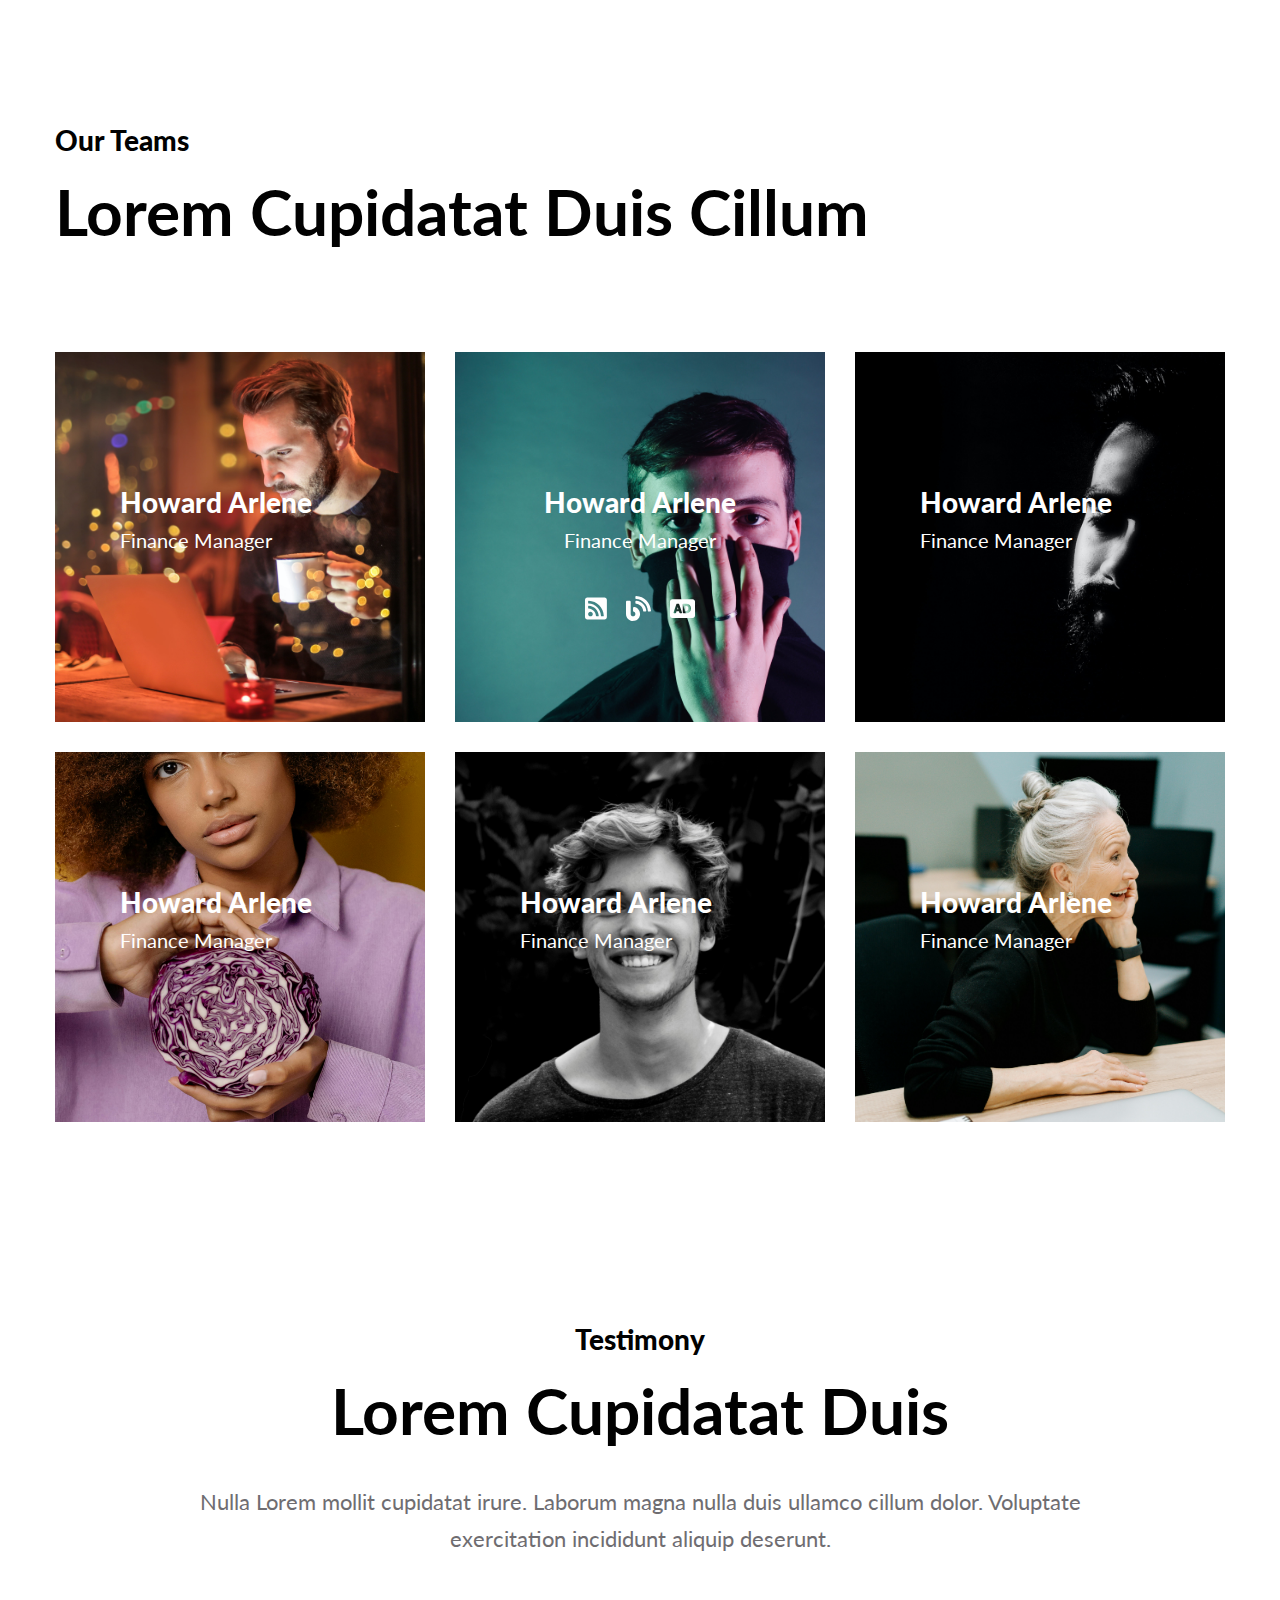
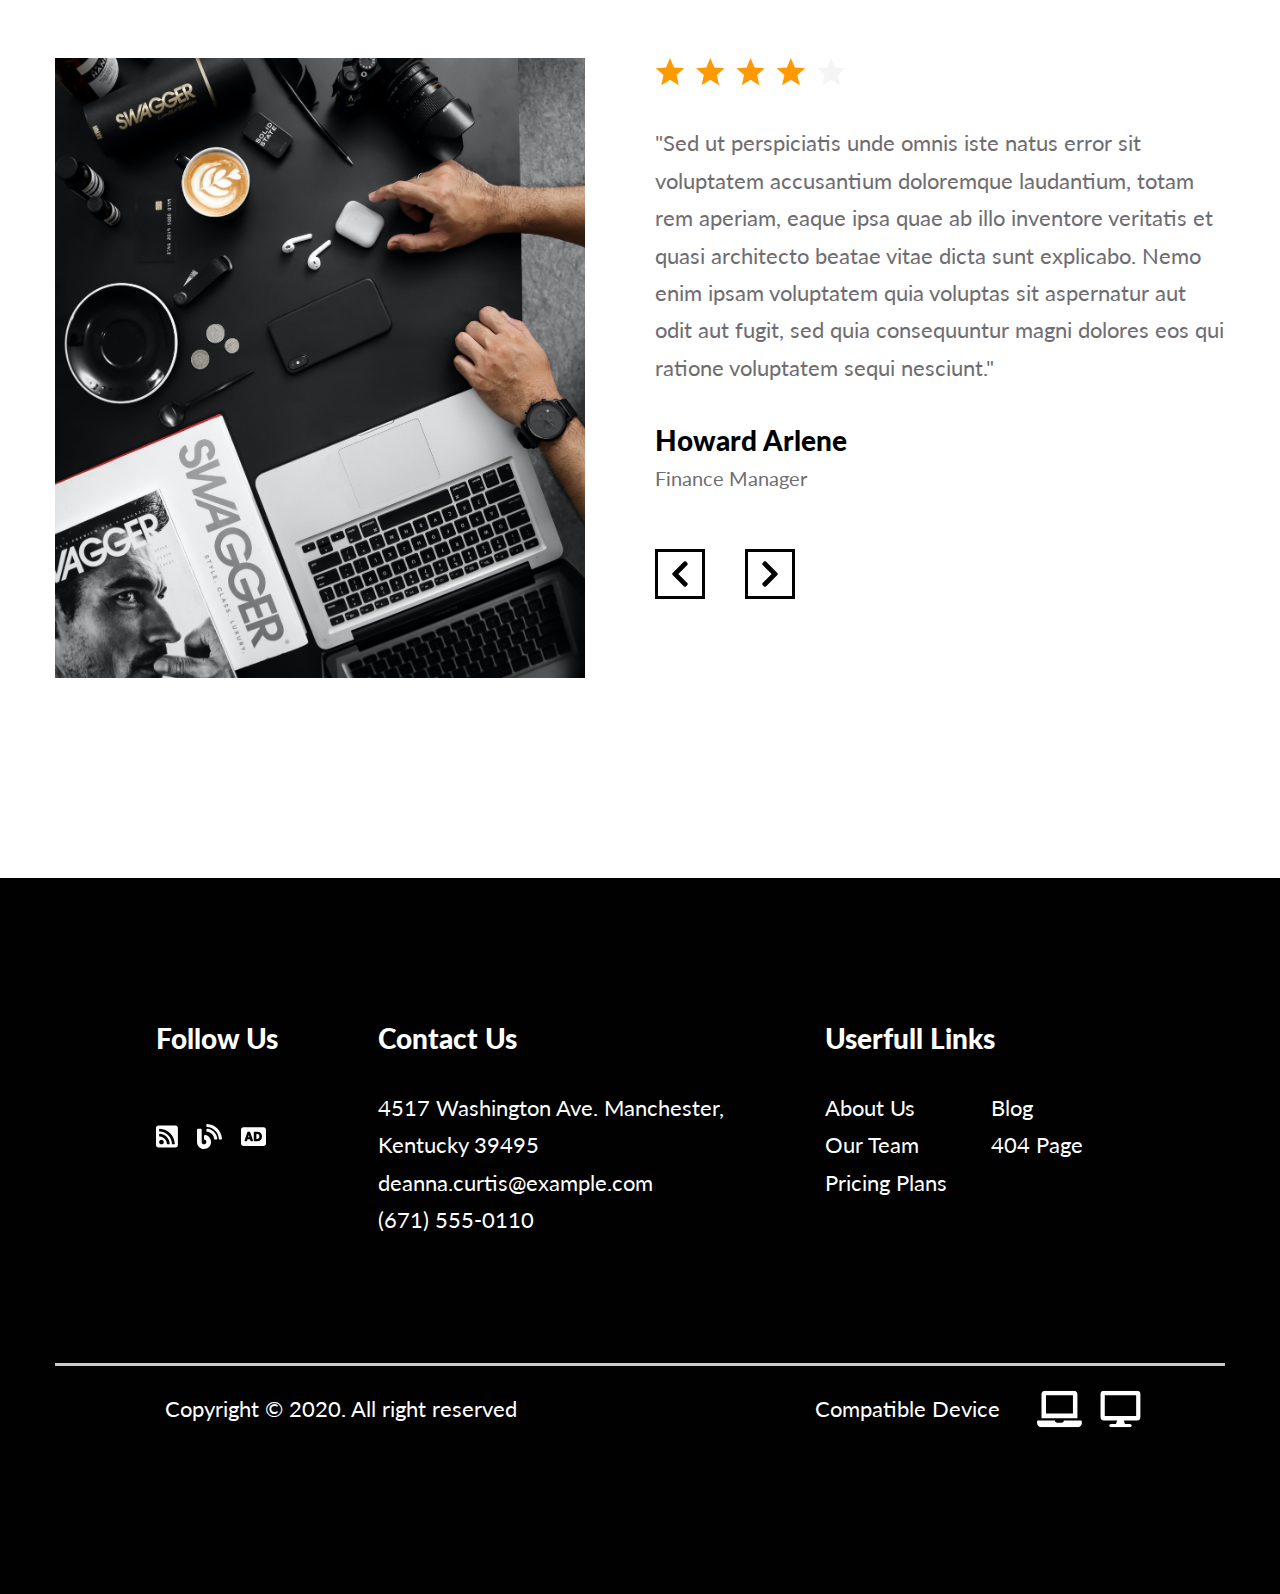
<file: about.html>
<!DOCTYPE html>

<body lang="en">

    <head>
        <meta charset="UTF-8">
        <meta name="viewport" content="width=device-width, initial-scale=1.0">
        <title>Home</title>

        <link rel="stylesheet" href="assets/css/style.css">
    </head>

    <body>
        <header class="display-flex flex-row bg-white">
            <div class="logo-area display-flex align-center">
                <div class="logo-img">
                    <img src="assets/img/logo.png" alt="">
                </div>
                <div class="logo-text">YOURLOGO</div>
            </div>
            <ul class="nav-links display-flex align-center">
                <li class="nav-link">
                    <a href="index.html">Home</a>
                </li>
                <li class="nav-link pages">
                    <div class="nav-link">
                        <a href="#">Pages </a>
                        <img src="assets/img/chevron-down.png" alt="">
                    </div>
                    <ul class="pages-ul">
                        <li><a href="about.html">About Us</a></li>
                        <li><a href="our-teams.html">Our Teams</a></li>
                        <li><a href="service.html">Service</a></li>
                        <li><a href="pricing.html">Price</a></li>
                        <li><a href="our-process.html">Our Process</a></li>
                        <li><a href="404.html">404 Page</a></li>
                    </ul>
                    </div>
                </li>
                <li class="nav-link">
                    <a href="service.html">Service </a>
                </li>
                <li class="nav-link project">
                    <div class="nav-link">
                        <a href="project.html">Projects</a>
                        <img src="assets/img/chevron-down.png" alt="">
                    </div>
                    <ul class="project-ul">
                        <li><a href="project.html">Project</a></li>
                        <li><a href="project-detail.html">Project Details</a></li>
                    </ul>
                </li>
                <li class="nav-link blog">
                    <div class="nav-link">
                        <a href="blog.html">Blog</a>
                        <img src="assets/img/chevron-down.png" alt="">
                    </div>
                    <ul class="blog-ul">
                        <li><a href="blog.html">Blog</a></li>
                        <li><a href="blog-detail.html">Blog Details</a></li>
                    </ul>
                </li>
                <li class="nav-link">
                    <a href="contact-us.html">Contact Us</a>
                </li>
                <li class="nav-link">
                    <a href="career.html">Career</a>
                </li>

            </ul>
            <div class="head-right display-flex align-center">
                <button class="btn" id="started-btn">Started</button>
                <img src="assets/img/search.svg" alt="" class="search-btn">
            </div>
        </header>

        <main>
            <section class="page-banner text-center bg-settings display-flex flex-column">
                <h1 class="page-title">About Us</h1>
                <h5 class="banner-subtitle">Home / About Us</h5>
            </section>
            <section class="about-us section">
                <div class="container">
                    <div class="section-head align-center">
                        <h5 class="section-subtitle text-center">About Us</h5>
                        <h3 class="section-title text-center">Lorem Cupidatat Duis</h3>
                        <p class="section-text text-center">Nulla Lorem mollit cupidatat irure. Laborum magna nulla
                            duis
                            ullamco
                            cillum dolor. Voluptate exercitation incididunt
                            aliquip deserunt.</p>
                    </div>
                    <div class="section-body">
                        <article class="satisfaction-cards">
                            <div class="satisfaction-card">
                                <div class="card-number">4.500 +</div>
                                <h6 class="card-title">Satisfaction User</h6>
                                <p class="text-gray text-center mg-auto">Voluptate exercitation incididunt aliquip
                                    deserunt
                                    duis
                                    aute irure dolor in reprehenderit in.</p>
                            </div>
                            <div class="satisfaction-card">
                                <div class="card-number">350</div>
                                <h6 class="card-title">Satisfaction User</h6>
                                <p class="text-gray text-center mg-auto">Voluptate exercitation incididunt aliquip
                                    deserunt
                                    duis
                                    aute irure dolor in reprehenderit in.</p>
                            </div>
                            <div class="satisfaction-card">
                                <div class="card-number">250 +</div>
                                <h6 class="card-title">Satisfaction User</h6>
                                <p class="text-gray text-center mg-auto">Voluptate exercitation incididunt aliquip
                                    deserunt
                                    duis
                                    aute irure dolor in reprehenderit in.</p>
                            </div>
                        </article>
                    </div>
                </div>
            </section>
            <section class="our-teams">
                <div class="container">
                    <div class="section-head align-left">
                        <h5 class="section-subtitle text-left">Our Teams</h5>
                        <h3 class="section-title text-left ">Lorem Cupidatat Duis Cillum</h3>
                    </div>
                    <div class="section-body">
                        <div class="teams-cards">
                            <div class="teams-card bg-settings">
                                <h6 class="card-title text-white">Howard Arlene</h6>
                                <div class="card-subtitle text-white">Finance Manager</div>
                            </div>
                            <div class="teams-card bg-settings">
                                <h6 class="card-title text-white">Howard Arlene</h6>
                                <div class="card-subtitle text-white">Finance Manager</div>
                                <div class="socials">
                                    <ul class="display-flex">
                                        <li><a href="#"><img src="assets/img/rss-square-white.svg" alt=""></a></li>
                                        <li><a href="#"><img src="assets/img/blog-white.svg" alt=""></a></li>
                                        <li><a href="#"><img src="assets/img/audio-description-white.svg" alt=""></a>
                                        </li>
                                    </ul>
                                </div>
                            </div>
                            <div class="teams-card bg-settings">
                                <h6 class="card-title text-white">Howard Arlene</h6>
                                <div class="card-subtitle text-white">Finance Manager</div>
                            </div>
                            <div class="teams-card bg-settings">
                                <h6 class="card-title text-white">Howard Arlene</h6>
                                <div class="card-subtitle text-white">Finance Manager</div>
                            </div>
                            <div class="teams-card bg-settings">
                                <h6 class="card-title text-white">Howard Arlene</h6>
                                <div class="card-subtitle text-white">Finance Manager</div>
                            </div>
                            <div class="teams-card bg-settings">
                                <h6 class="card-title text-white">Howard Arlene</h6>
                                <div class="card-subtitle text-white">Finance Manager</div>
                            </div>
                        </div>
                    </div>
                </div>
            </section>
            <section class="testimony">
                <div class="container">
                    <div class="section-head">
                        <h5 class="section-subtitle">Testimony</h5>
                        <h3 class="section-title">Lorem Cupidatat Duis</h3>
                        <p class="section-text text-center mg-auto mt32">Nulla Lorem mollit cupidatat irure. Laborum
                            magna
                            nulla
                            duis
                            ullamco
                            cillum dolor. Voluptate exercitation incididunt
                            aliquip deserunt.</p>
                    </div>
                    <div class="section-body display-flex mt100">
                        <img src="assets/img/bg3.jpg" alt="">
                        <div class="testimony-body">
                            <div class="-stars">
                                <svg xmlns="http://www.w3.org/2000/svg" width="192" height="30" viewBox="0 0 192 30"
                                    fill="none">
                                    <path
                                        d="M15 0L18.994 9.50273L29.2658 10.3647L21.4624 17.0998L23.8168 27.1353L15 21.795L6.18322 27.1353L8.53757 17.0998L0.734152 10.3647L11.006 9.50273L15 0Z"
                                        fill="#FF9900" />
                                    <path
                                        d="M55.2852 0L59.2792 9.50273L69.551 10.3647L61.7476 17.0998L64.1019 27.1353L55.2852 21.795L46.4684 27.1353L48.8227 17.0998L41.0193 10.3647L51.2912 9.50273L55.2852 0Z"
                                        fill="#FF9900" />
                                    <path
                                        d="M95.5703 0L99.5643 9.50273L109.836 10.3647L102.033 17.0998L104.387 27.1353L95.5703 21.795L86.7535 27.1353L89.1079 17.0998L81.3045 10.3647L91.5763 9.50273L95.5703 0Z"
                                        fill="#FF9900" />
                                    <path
                                        d="M135.855 0L139.849 9.50273L150.121 10.3647L142.318 17.0998L144.672 27.1353L135.855 21.795L127.039 27.1353L129.393 17.0998L121.59 10.3647L131.861 9.50273L135.855 0Z"
                                        fill="#FF9900" />
                                    <path
                                        d="M176.145 0L180.139 9.50273L190.41 10.3647L182.607 17.0998L184.961 27.1353L176.145 21.795L167.328 27.1353L169.682 17.0998L161.879 10.3647L172.151 9.50273L176.145 0Z"
                                        fill="#F5F5F5" />
                                </svg>
                            </div>
                            <p class="text-gray">
                                "Sed ut perspiciatis unde omnis iste natus error sit voluptatem accusantium doloremque
                                laudantium, totam rem aperiam,
                                eaque ipsa quae ab illo inventore veritatis et quasi architecto beatae vitae dicta sunt
                                explicabo. Nemo enim ipsam
                                voluptatem quia voluptas sit aspernatur aut odit aut fugit, sed quia consequuntur magni
                                dolores eos qui ratione
                                voluptatem sequi nesciunt."
                            </p>
                            <div class="card-title">
                                Howard Arlene
                            </div>
                            <div class="card-subtitle text-gray">Finance Manager</div>
                            <div class="page-btns display-flex">
                                <div class="page-btn btn">
                                    <svg xmlns="http://www.w3.org/2000/svg" width="20" height="30" viewBox="0 0 20 30"
                                        fill="none">
                                        <path
                                            d="M2.64614 14.0054L14.0338 2.61831C14.5829 2.06929 15.4735 2.06929 16.0225 2.61831L17.3508 3.94663C17.8993 4.49507 17.8999 5.38335 17.3532 5.93296L8.32798 14.9998L17.3526 24.0671C17.8999 24.6167 17.8987 25.505 17.3502 26.0535L16.0219 27.3818C15.4729 27.9308 14.5823 27.9308 14.0333 27.3818L2.64614 15.9941C2.09712 15.4451 2.09712 14.5544 2.64614 14.0054Z"
                                            fill="black" />
                                    </svg>
                                </div>
                                <div class="page-btn btn">
                                    <svg xmlns="http://www.w3.org/2000/svg" width="20" height="30" viewBox="0 0 20 30"
                                        fill="none">
                                        <path
                                            d="M17.3505 15.9949L5.96314 27.3822C5.41394 27.9314 4.52355 27.9314 3.97441 27.3822L2.64626 26.0541C2.098 25.5058 2.09694 24.6173 2.64392 24.0677L11.6686 15.0006L2.64392 5.93346C2.09694 5.38391 2.098 4.49534 2.64626 3.94708L3.97441 2.61893C4.5236 2.06973 5.414 2.06973 5.96314 2.61893L17.3504 14.0062C17.8996 14.5554 17.8996 15.4457 17.3505 15.9949Z"
                                            fill="black" />
                                    </svg>
                                </div>
                            </div>
                        </div>
                    </div>
                </div>
            </section>




            <!-- </main> -->

            <footer>
                <div class="container">
                    <div class="footer-body">
                        <div class="footer-row">
                            <div class="footer-col">
                                <h6 class="footer-col-head section-subtitle text-white text-left">
                                    Follow Us
                                </h6>
                                <div class="socials">
                                    <ul class="display-flex">
                                        <li><a href="#"><img src="assets/img/rss-square-white.svg" alt=""></a></li>
                                        <li><a href="#"><img src="assets/img/blog-white.svg" alt=""></a></li>
                                        <li><a href="#"><img src="assets/img/audio-description-white.svg" alt=""></a>
                                        </li>
                                    </ul>
                                </div>
                            </div>
                            <div class="footer-col">
                                <h6 class="footer-col-head section-subtitle text-white text-left">
                                    Contact Us
                                </h6>
                                <p>4517 Washington Ave. Manchester,<br> Kentucky 39495</p>
                                <p>deanna.curtis@example.com</p>
                                <p>(671) 555-0110</p>
                            </div>
                            <div class="footer-col">
                                <h6 class="footer-col-head section-subtitle text-white text-left">
                                    Userfull Links
                                </h6>
                                <ul class="footer-col3-links">
                                    <li><a href="about.html">About Us</a></li>
                                    <li><a href="blog.html">Blog</a></li>
                                    <li><a href="our-teams.html">Our Team</a></li>
                                    <li><a href="404.html">404 Page</a></li>
                                    <li><a href="pricing.html">Pricing Plans</a></li>
                                </ul>
                            </div>
                        </div>
                        <div class="footer-row">
                            <div class="footer-row2-body">
                                <div>
                                    <p>Copyright © 2020. All right reserved</p>
                                </div>
                                <div class="compadible-devices">
                                    <p>Compatible Device</p>
                                    <div class="compadible-devices-logos">
                                        <img src="assets/img/laptop.svg" alt="">
                                        <img src="assets/img/desktop.svg" alt="">
                                    </div>
                                </div>
                            </div>
                        </div>
                    </div>
                </div>
            </footer>

            <!-- </body> -->
            <!-- </html> -->
</file>
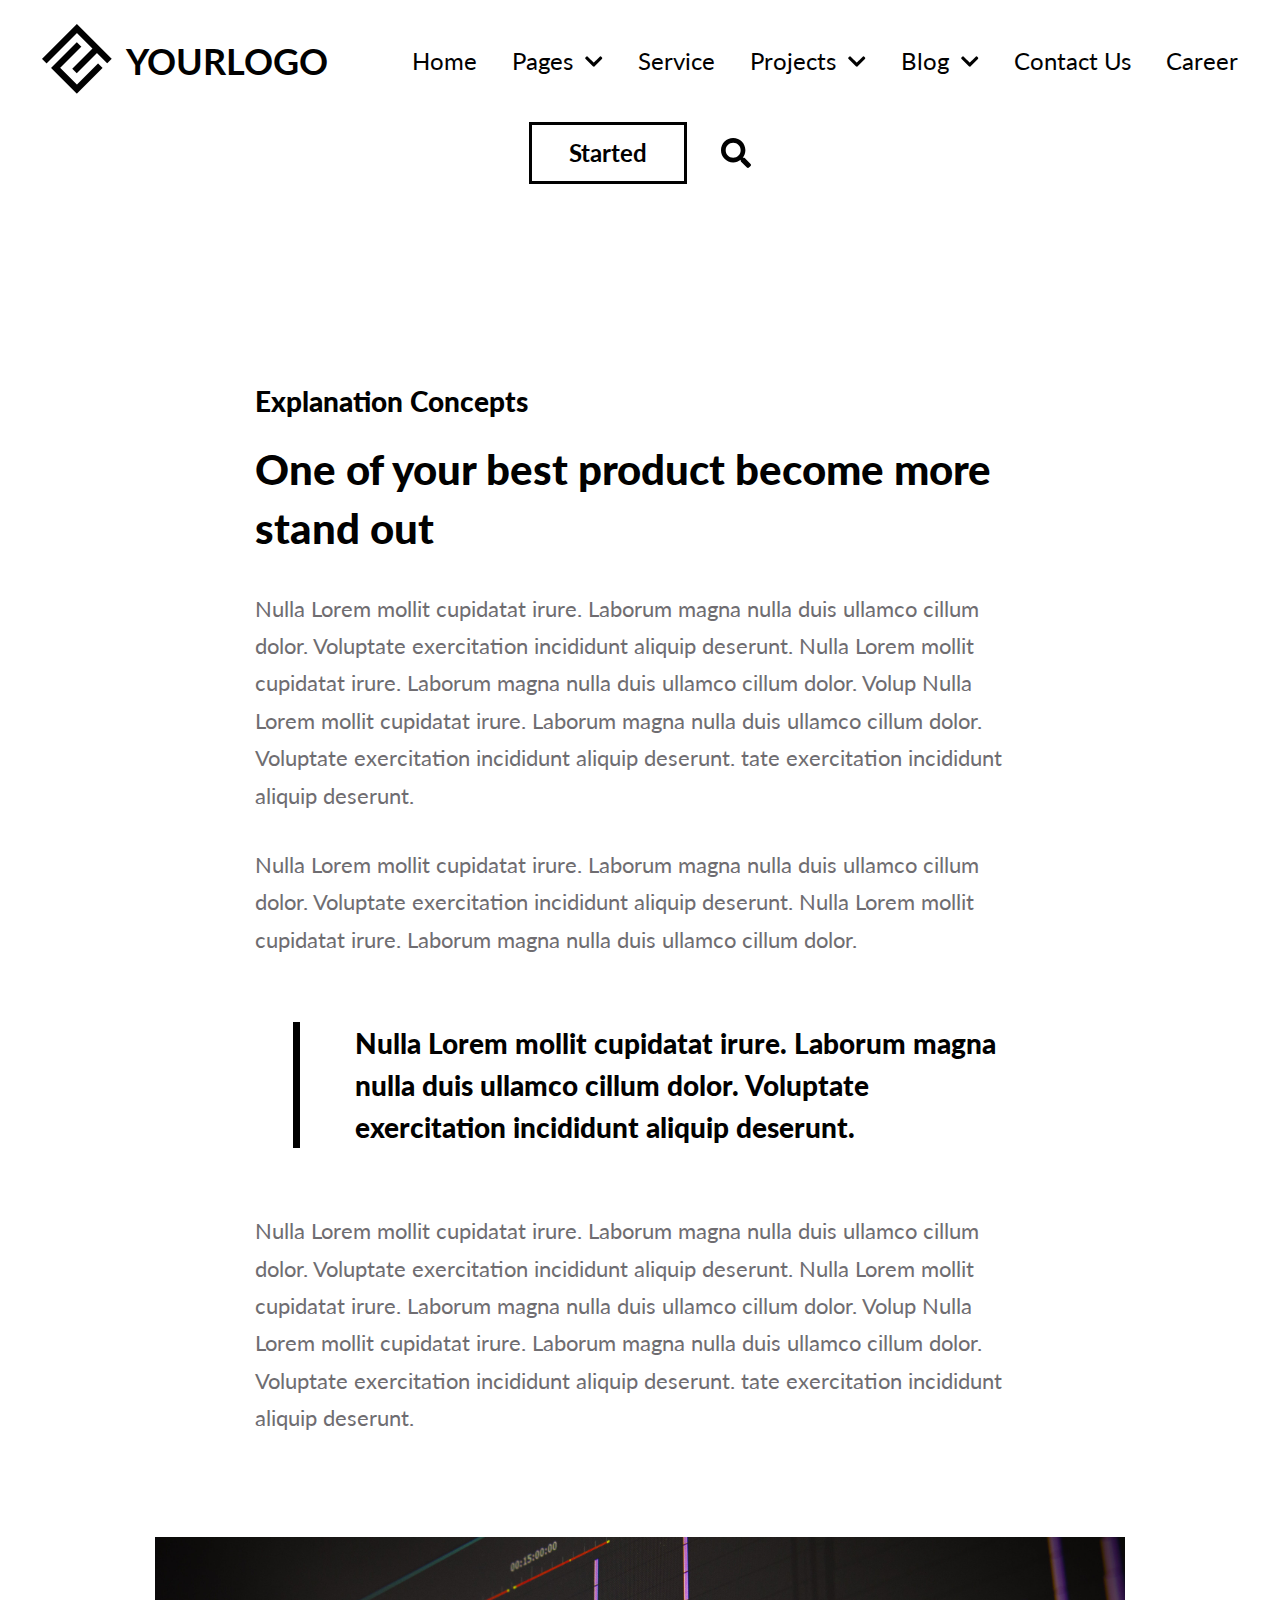
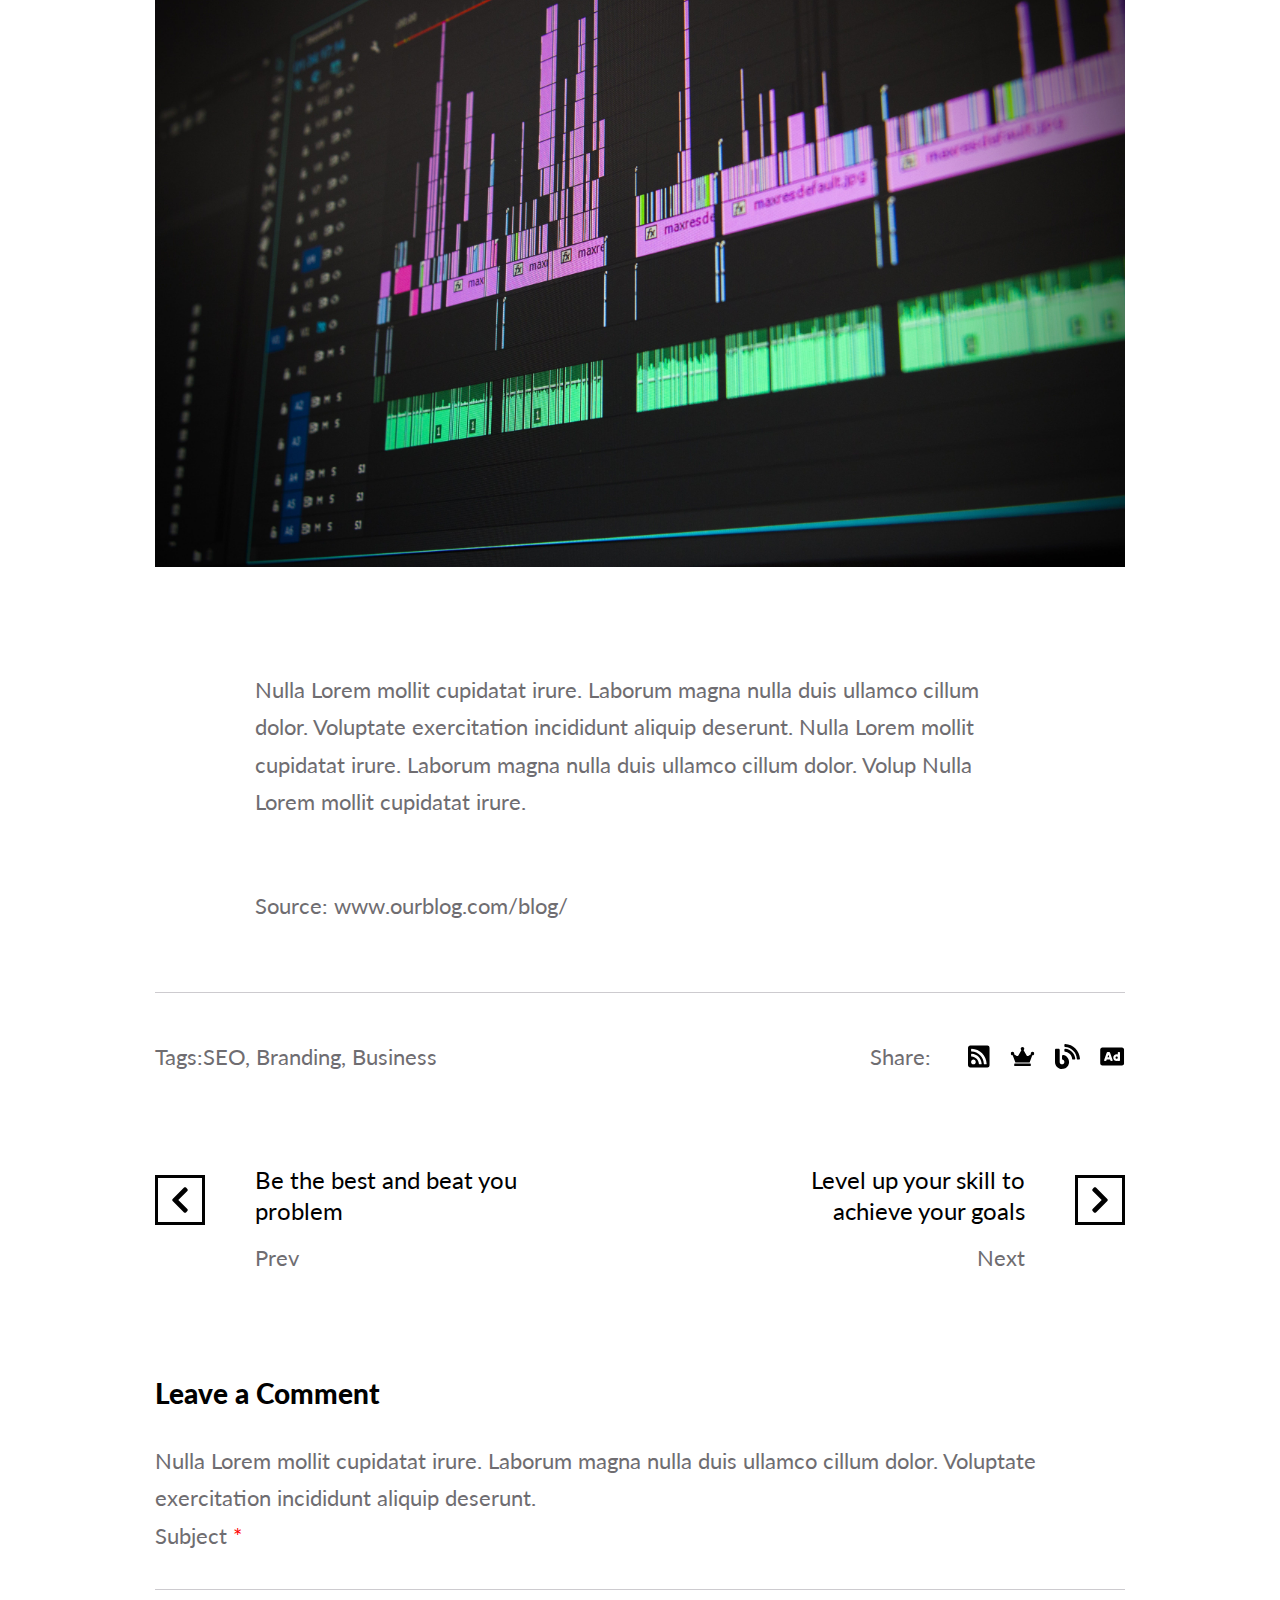
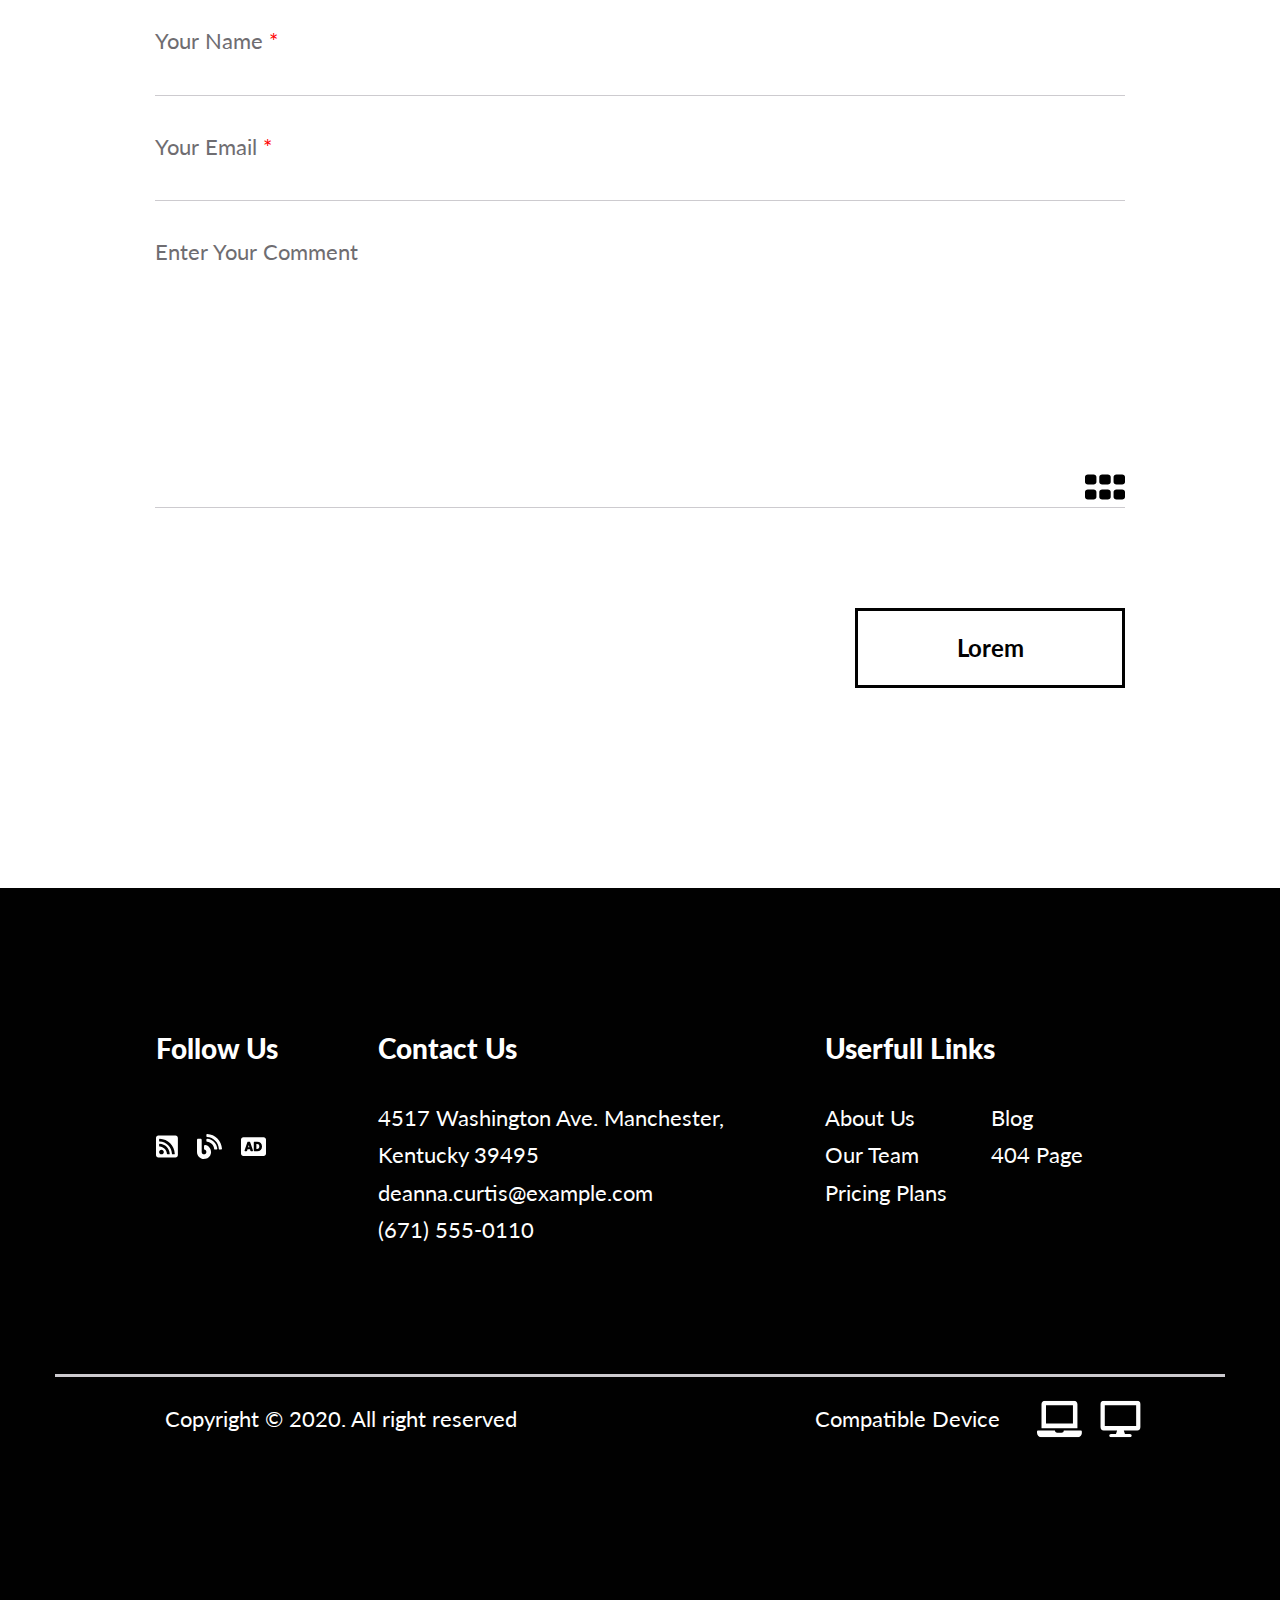
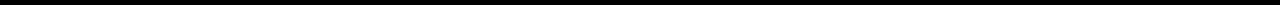
<file: blog-detail.html>
<!DOCTYPE html>
<html lang="en">

<head>
    <meta charset="UTF-8">
    <meta name="viewport" content="width=device-width, initial-scale=1.0">
    <title>Home</title>

    <link rel="stylesheet" href="assets/css/style.css">
</head>

<body>
    <header class="display-flex flex-row bg-white">
        <div class="logo-area display-flex align-center">
            <div class="logo-img">
                <img src="assets/img/logo.png" alt="">
            </div>
            <div class="logo-text">YOURLOGO</div>
        </div>
        <ul class="nav-links display-flex align-center">
            <li class="nav-link">
                <a href="index.html">Home</a>
            </li>
            <li class="nav-link pages">
                <div class="nav-link">
                    <a href="#">Pages </a>
                    <img src="assets/img/chevron-down.png" alt="">
                </div>
                <ul class="pages-ul">
                    <li><a href="about.html">About Us</a></li>
                    <li><a href="our-teams.html">Our Teams</a></li>
                    <li><a href="service.html">Service</a></li>
                    <li><a href="pricing.html">Price</a></li>
                    <li><a href="our-process.html">Our Process</a></li>
                    <li><a href="404.html">404 Page</a></li>
                </ul>
                </div>
            </li>
            <li class="nav-link">
                <a href="service.html">Service </a>
            </li>
            <li class="nav-link project">
                <div class="nav-link">
                    <a href="project.html">Projects</a>
                    <img src="assets/img/chevron-down.png" alt="">
                </div>
                <ul class="project-ul">
                    <li><a href="project.html">Project</a></li>
                    <li><a href="project-detail.html">Project Details</a></li>
                </ul>
            </li>
            <li class="nav-link blog">
                <div class="nav-link">
                    <a href="blog.html">Blog</a>
                    <img src="assets/img/chevron-down.png" alt="">
                </div>
                <ul class="blog-ul">
                    <li><a href="blog.html">Blog</a></li>
                    <li><a href="blog-detail.html">Blog Details</a></li>
                </ul>
            </li>
            <li class="nav-link">
                <a href="contact-us.html">Contact Us</a>
            </li>
            <li class="nav-link">
                <a href="career.html">Career</a>
            </li>

        </ul>
        <div class="head-right display-flex align-center">
            <button class="btn" id="started-btn">Started</button>
            <img src="assets/img/search.svg" alt="" class="search-btn">
        </div>
    </header>

    <main>
        <section class="explanation ">
            <div class="container display-flex flex-column align-center">
                <div class="section-head">
                    <div class="container-little">
                        <h5 class="section-subtitle text-left">Explanation Concepts</h5>
                        <h3 class="blog-title text-left ">One of your best product become more stand out
                    </div>
                </div>
                <div class="section-body">
                    <div class="container-little">
                        <div class="explanation-texts display-flex flex-column gap32">
                            <p>
                                Nulla Lorem mollit cupidatat irure. Laborum magna nulla duis ullamco cillum dolor.
                                Voluptate
                                exercitation incididunt
                                aliquip deserunt. Nulla Lorem mollit cupidatat irure. Laborum magna nulla duis ullamco
                                cillum dolor. Volup Nulla Lorem
                                mollit cupidatat irure. Laborum magna nulla duis ullamco cillum dolor. Voluptate
                                exercitation incididunt aliquip
                                deserunt. tate exercitation incididunt aliquip deserunt.
                            </p>
                            <p>
                                Nulla Lorem mollit cupidatat irure. Laborum magna nulla duis ullamco cillum dolor.
                                Voluptate
                                exercitation incididunt
                                aliquip deserunt. Nulla Lorem mollit cupidatat irure. Laborum magna nulla duis ullamco
                                cillum dolor.
                            </p>
                            <h6 class="text-left">
                                Nulla Lorem mollit cupidatat irure. Laborum magna
                                nulla duis
                                ullamco cillum dolor. Voluptate exercitation incididunt
                                aliquip deserunt.
                            </h6>
                            <p>
                                Nulla Lorem mollit cupidatat irure. Laborum magna nulla duis ullamco cillum dolor.
                                Voluptate exercitation incididunt
                                aliquip deserunt. Nulla Lorem mollit cupidatat irure. Laborum magna nulla duis ullamco
                                cillum dolor. Volup Nulla Lorem
                                mollit cupidatat irure. Laborum magna nulla duis ullamco cillum dolor. Voluptate
                                exercitation incididunt aliquip
                                deserunt. tate exercitation incididunt aliquip deserunt.
                            </p>

                        </div>

                    </div>
                    <div class="container-middle">
                        <img class="img" src="assets/img/cc1.jpg" alt="">
                    </div>
                    <div class="container-little">
                        <div class="explanation-texts">
                            <p>Nulla Lorem mollit cupidatat irure. Laborum magna nulla duis ullamco cillum dolor.
                                Voluptate
                                exercitation incididunt
                                aliquip deserunt. Nulla Lorem mollit cupidatat irure. Laborum magna nulla duis ullamco
                                cillum dolor. Volup Nulla Lorem
                                mollit cupidatat irure.</p>
                            <p class="source">Source: www.ourblog.com/blog/</p>
                        </div>
                    </div>
                    <div class="container-middle">
                        <div class="tags-share">
                            <p>Tags:SEO, Branding, Business</p>
                            <div class="share">
                                <p>Share:</p>
                                <div class="share-logos">
                                    <img src="assets/img/rss-square.svg" alt="">
                                    <img src="assets/img/crown.svg" alt="">
                                    <img src="assets/img/blog.svg" alt="">
                                    <img src="assets/img/ad.svg" alt="">
                                </div>
                            </div>
                        </div>
                        <div class="page-change-row display-flex flex-row ">
                            <div class="page-chance-col display-flex flex-row">
                                <div class="page-btn btn">
                                    <svg xmlns="http://www.w3.org/2000/svg" width="20" height="30" viewBox="0 0 20 30"
                                        fill="none">
                                        <path
                                            d="M2.64614 14.0054L14.0338 2.61831C14.5829 2.06929 15.4735 2.06929 16.0225 2.61831L17.3508 3.94663C17.8993 4.49507 17.8999 5.38335 17.3532 5.93296L8.32798 14.9998L17.3526 24.0671C17.8999 24.6167 17.8987 25.505 17.3502 26.0535L16.0219 27.3818C15.4729 27.9308 14.5823 27.9308 14.0333 27.3818L2.64614 15.9941C2.09712 15.4451 2.09712 14.5544 2.64614 14.0054Z"
                                            fill="black"></path>
                                    </svg>
                                </div>
                                <div class="page-chance-texts display-flex flex-column">
                                    <p class="form-text">Be the best and beat you problem</p>
                                    <p class="text-gray">Prev</p>
                                </div>
                            </div>
                            <div class="page-chance-col display-flex flex">
                                <div class="page-chance-texts display-flex flex-column">
                                    <p class="form-text text-right">Level up your skill to achieve your goals</p>
                                    <p class="text-gray text-right">Next</p>
                                </div>
                                <div class="page-btn btn">
                                    <svg xmlns="http://www.w3.org/2000/svg" width="20" height="30" viewBox="0 0 20 30"
                                        fill="none">
                                        <path
                                            d="M17.3505 15.9949L5.96314 27.3822C5.41394 27.9314 4.52355 27.9314 3.97441 27.3822L2.64626 26.0541C2.098 25.5058 2.09694 24.6173 2.64392 24.0677L11.6686 15.0006L2.64392 5.93346C2.09694 5.38391 2.098 4.49534 2.64626 3.94708L3.97441 2.61893C4.5236 2.06973 5.414 2.06973 5.96314 2.61893L17.3504 14.0062C17.8996 14.5554 17.8996 15.4457 17.3505 15.9949Z"
                                            fill="black"></path>
                                    </svg>
                                </div>
                            </div>
                        </div>
                    </div>
                    <div class="leave-form-rows ">
                        <div class="container-middle">
                            <div class="section-head mt100 display-flex flex-column gap32">
                                <div class="section-subtitle text-left mt0">
                                    Leave a Comment
                                </div>
                                <p class="text-gray text-left">Nulla Lorem mollit cupidatat irure. Laborum magna nulla
                                    duis
                                    ullamco cillum dolor. Voluptate exercitation incididunt
                                    aliquip deserunt.</p>
                            </div>
                            <div class="section-body">
                                <div class="leave-form-rows display-flex flex-column gap32 relative">
                                    <div class="form">
                                        <p>Subject <span>*</span></p>
                                    </div>
                                    <div class="form">
                                        <p>Your Name <span>*</span></p>
                                    </div>
                                    <div class="form">
                                        <p>Your Email <span>*</span></p>
                                    </div>
                                    <div class="form">
                                        <p> Enter Your Comment</p>
                                        <img src="assets/img/grip-horizontal.svg" alt="">
                                    </div>

                                </div>
                                <button class="btn">Lorem</button>

                            </div>
                        </div>
                    </div>
                </div>
            </div>


    </main>

    <footer>
        <div class="container">
            <div class="footer-body">
                <div class="footer-row">
                    <div class="footer-col">
                        <h6 class="footer-col-head section-subtitle text-white text-left">
                            Follow Us
                        </h6>
                        <div class="socials">
                            <ul class="display-flex">
                                <li><a href="#"><img src="assets/img/rss-square-white.svg" alt=""></a></li>
                                <li><a href="#"><img src="assets/img/blog-white.svg" alt=""></a></li>
                                <li><a href="#"><img src="assets/img/audio-description-white.svg" alt=""></a></li>
                            </ul>
                        </div>
                    </div>
                    <div class="footer-col">
                        <h6 class="footer-col-head section-subtitle text-white text-left">
                            Contact Us
                        </h6>
                        <p>4517 Washington Ave. Manchester,<br> Kentucky 39495</p>
                        <p>deanna.curtis@example.com</p>
                        <p>(671) 555-0110</p>
                    </div>
                    <div class="footer-col">
                        <h6 class="footer-col-head section-subtitle text-white text-left">
                            Userfull Links
                        </h6>
                        <ul class="footer-col3-links">
                            <li><a href="about.html">About Us</a></li>
                            <li><a href="blog.html">Blog</a></li>
                            <li><a href="our-teams.html">Our Team</a></li>
                            <li><a href="404.html">404 Page</a></li>
                            <li><a href="pricing.html">Pricing Plans</a></li>
                        </ul>
                    </div>
                </div>
                <div class="footer-row">
                    <div class="footer-row2-body">
                        <div>
                            <p>Copyright © 2020. All right reserved</p>
                        </div>
                        <div class="compadible-devices">
                            <p>Compatible Device</p>
                            <div class="compadible-devices-logos">
                                <img src="assets/img/laptop.svg" alt="">
                                <img src="assets/img/desktop.svg" alt="">
                            </div>
                        </div>
                    </div>
                </div>
            </div>
        </div>
    </footer>


    <!-- </body> -->

    <!-- </html> -->
</file>
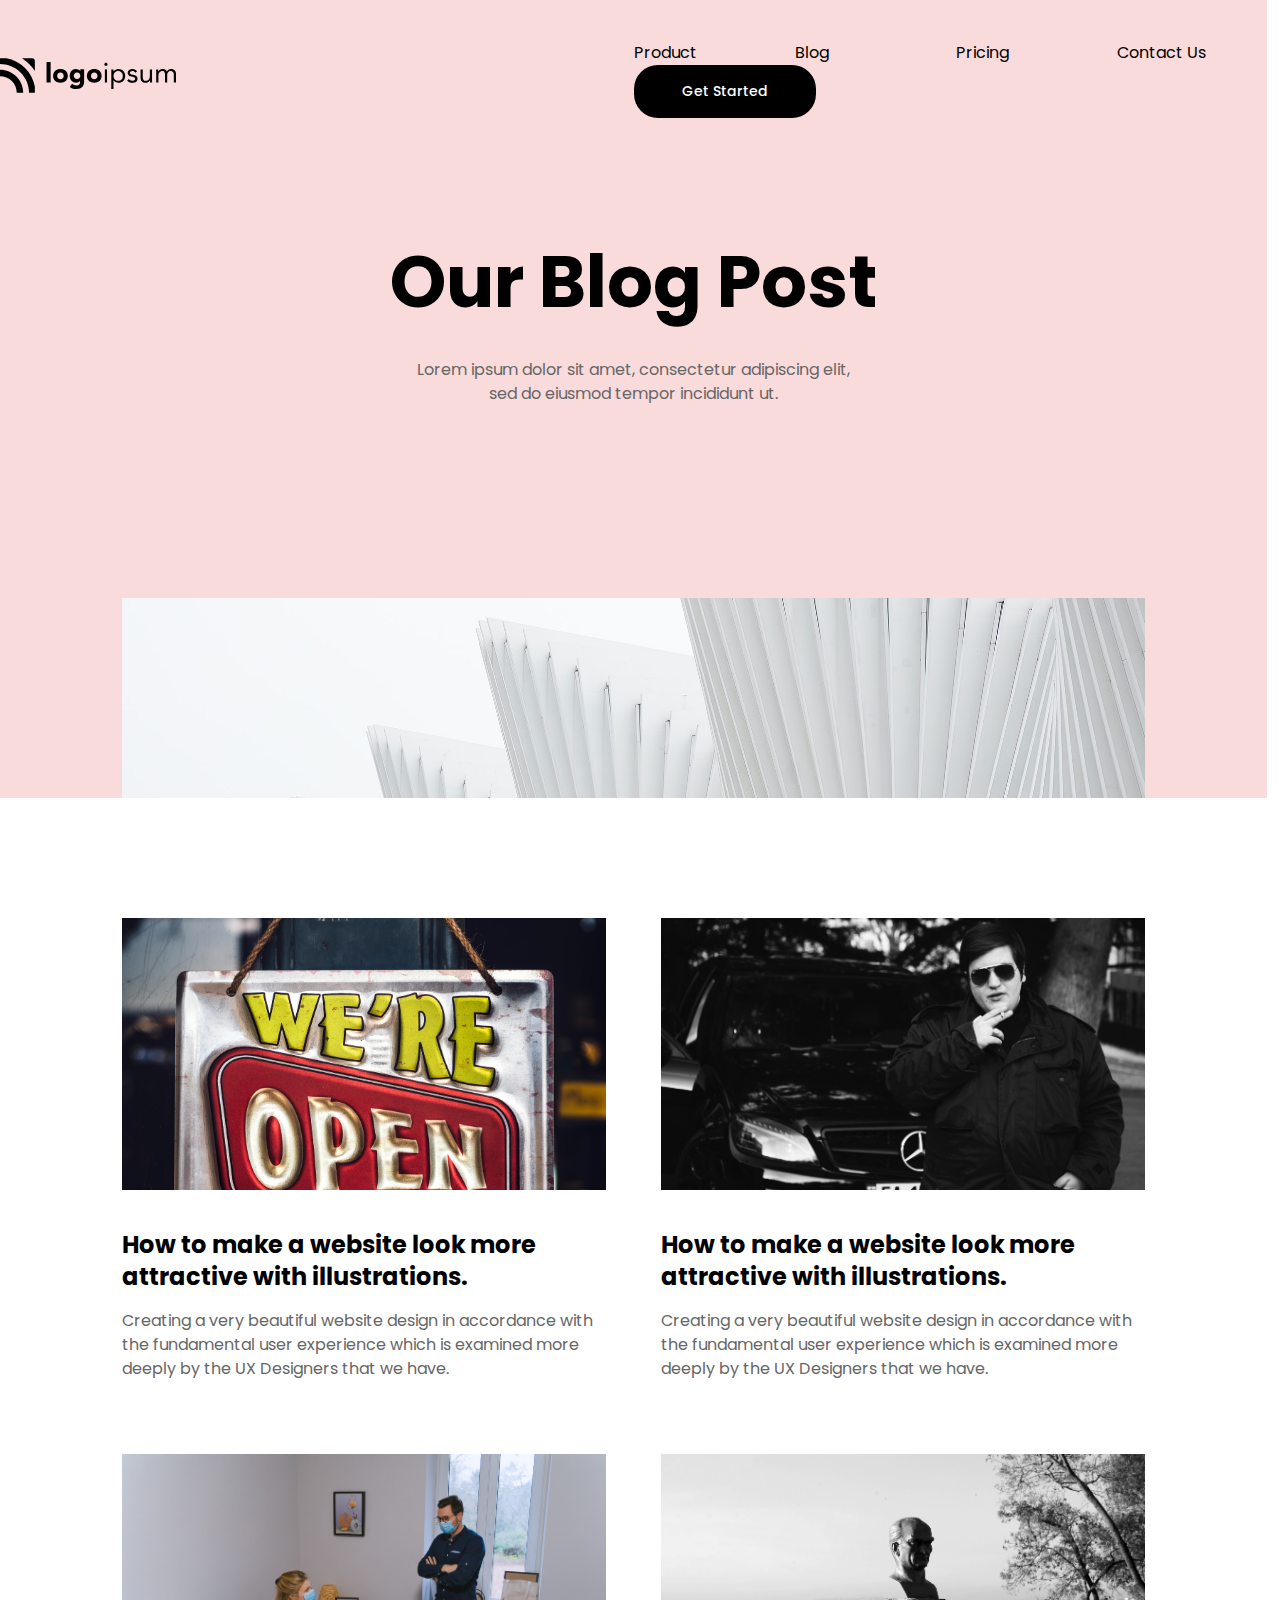
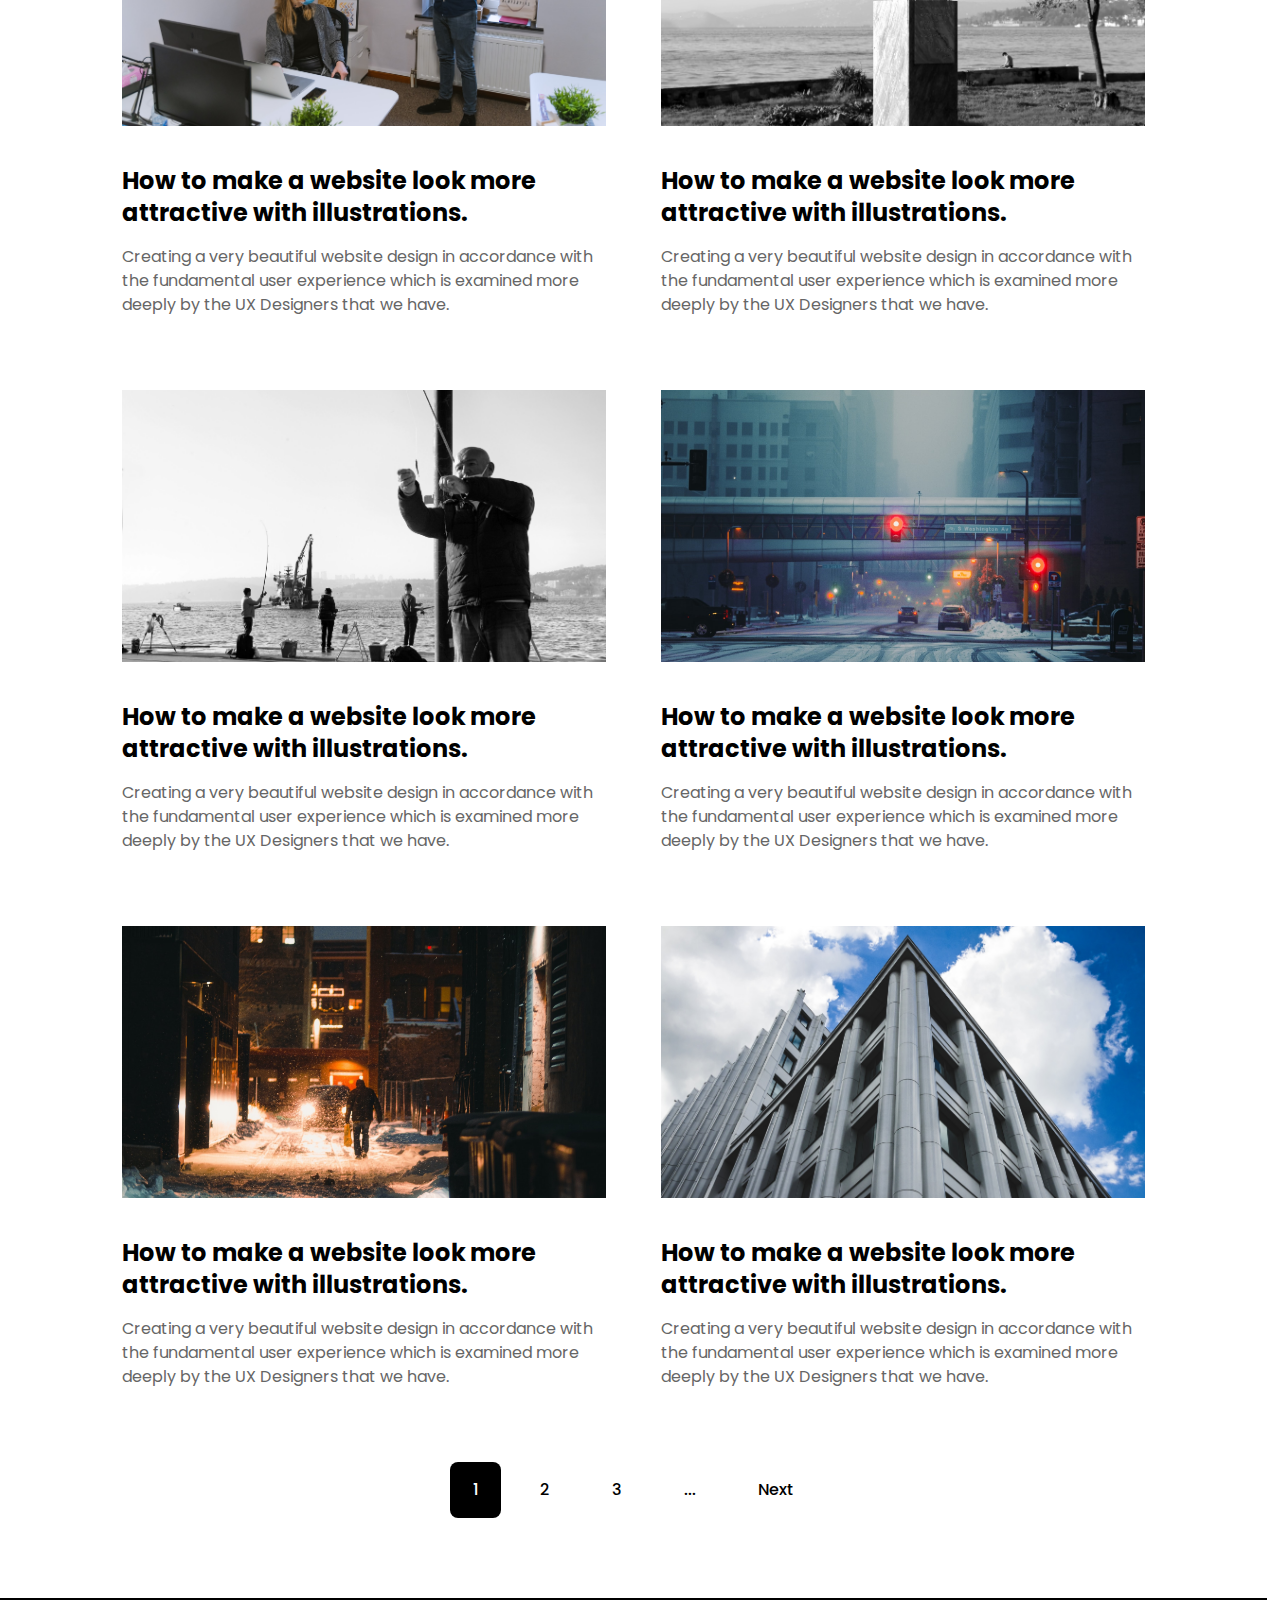
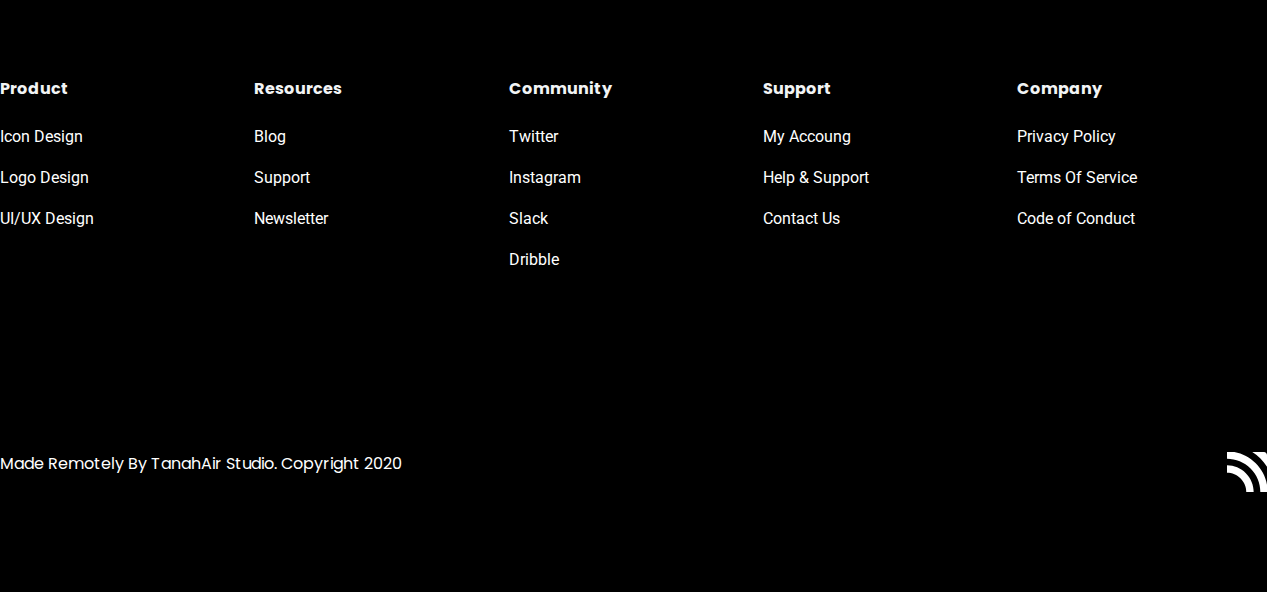
<file: blog.html>
<!DOCTYPE html>
<html lang="en">

<head>
    <meta charset="UTF-8">
    <meta name="viewport" content="width=device-width, initial-scale=1.0">
    <title>Document</title>


    <link rel="stylesheet" href="assets/css/general-styles.css">
    <link rel="stylesheet" href="assets/css/blog-styles.css">
</head>

<body>
    <header class="bg-lightpink">
        <div class="container">
            <div class="nav-bar bg-lightpink">
                <div class="logo">
                    <a href="index.html">
                        <svg xmlns="http://www.w3.org/2000/svg" width="176" height="35" viewBox="0 0 176 35"
                            fill="none">
                            <path
                                d="M0 11.7227V18.1421C2.20367 18.1406 4.38601 18.5716 6.42215 19.4106C8.4583 20.2495 10.3083 21.4799 11.8662 23.0313C13.4238 24.5821 14.6591 26.4234 15.5014 28.4497C16.3436 30.4761 16.7764 32.6479 16.775 34.8408H23.2192C23.2133 28.7121 20.7653 22.8359 16.4123 18.5018C12.0592 14.1677 6.15674 11.7297 0 11.7227H0Z"
                                fill="black" />
                            <path
                                d="M32.2272 0.166016H22.0146C27.181 3.42513 31.5586 7.78221 34.8333 12.9246V2.75843C34.8328 2.07071 34.558 1.41132 34.0694 0.925204C33.5807 0.439085 32.9181 0.166015 32.2272 0.166016V0.166016Z"
                                fill="black" />
                            <path
                                d="M6.41667 0.166016H0V5.94579C7.69611 5.95376 15.0747 9.0006 20.5168 14.4178C25.9588 19.8349 29.0198 27.1799 29.0281 34.841H34.8333V28.4535C33.5208 21.4332 30.1034 14.9732 25.031 9.92383C19.9586 4.8745 13.469 1.4726 6.41667 0.166016V0.166016Z"
                                fill="black" />
                            <path d="M50.6285 3.98291H46.5383V24.505H50.6285V3.98291Z" fill="black" />
                            <path
                                d="M65.6672 12.8744C64.9862 12.2582 64.1892 11.7827 63.3223 11.4755C61.4601 10.8246 59.4306 10.8246 57.5684 11.4755C56.7011 11.7825 55.9038 12.258 55.2227 12.8744C54.5547 13.4874 54.021 14.2311 53.6552 15.0589C53.277 15.962 53.0823 16.9307 53.0823 17.9091C53.0823 18.8875 53.277 19.8562 53.6552 20.7593C54.0197 21.5895 54.5534 22.3352 55.2227 22.9493C55.9026 23.5661 56.6995 24.0414 57.5666 24.3472C59.4286 24.9993 61.4585 24.9993 63.3205 24.3472C64.1878 24.0414 64.9851 23.5661 65.6653 22.9493C66.3342 22.335 66.868 21.5893 67.2328 20.7593C67.611 19.8562 67.8057 18.8875 67.8057 17.9091C67.8057 16.9307 67.611 15.962 67.2328 15.0589C66.8673 14.2314 66.3343 13.4877 65.6672 12.8744ZM62.8585 20.3258C62.1962 20.9198 61.3363 21.2484 60.4449 21.2484C59.5535 21.2484 58.6936 20.9198 58.0313 20.3258C57.4746 19.6418 57.1709 18.7881 57.1709 17.9077C57.1709 17.0273 57.4746 16.1737 58.0313 15.4896C58.6936 14.8957 59.5535 14.567 60.4449 14.567C61.3363 14.567 62.1962 14.8957 62.8585 15.4896C63.4152 16.1737 63.7189 17.0273 63.7189 17.9077C63.7189 18.7881 63.4152 19.6418 62.8585 20.3258V20.3258Z"
                                fill="black" />
                            <path
                                d="M80.3512 13.0503H80.2999C80.1107 12.786 79.8911 12.5446 79.6454 12.3313C79.3478 12.0692 79.0182 11.8454 78.6646 11.6651C77.7705 11.2085 76.7782 10.9758 75.7734 10.9871C74.8929 10.9718 74.0221 11.1724 73.2379 11.5711C72.5071 11.9478 71.8619 12.4699 71.3422 13.1051C70.8123 13.7597 70.4057 14.5045 70.1423 15.3033C69.8622 16.1262 69.7194 16.9893 69.7197 17.8583C69.7094 18.791 69.8665 19.718 70.1836 20.5958C70.4709 21.3968 70.9187 22.1313 71.4999 22.7547C72.0789 23.3648 72.7817 23.8454 73.5615 24.1646C74.4093 24.5086 75.3181 24.6792 76.2336 24.6664C76.9107 24.6548 77.5802 24.5216 78.2099 24.2731C78.916 24.0065 79.5277 23.5391 79.969 22.929H80.024V24.2065C80.0393 24.6326 79.9688 25.0575 79.8165 25.456C79.6643 25.8546 79.4334 26.2187 79.1376 26.527C78.7621 26.8577 78.3232 27.109 77.8474 27.2659C77.3715 27.4227 76.8687 27.4818 76.3692 27.4395C75.5773 27.4483 74.7924 27.291 74.0656 26.9778C73.3425 26.6562 72.6678 26.236 72.0609 25.7295L69.7976 29.0921C70.7227 29.8338 71.8041 30.3581 72.9611 30.626C74.1059 30.888 75.277 31.02 76.4517 31.0193C79.0331 31.0193 80.9553 30.3723 82.2185 29.0784C83.4816 27.7844 84.1135 25.8889 84.1141 23.3917V11.3129H80.3558L80.3512 13.0503ZM80.1056 19.0628C79.9442 19.449 79.7077 19.7998 79.4098 20.0948C79.1065 20.3957 78.7509 20.6393 78.3602 20.8139C77.9546 20.9932 77.5157 21.0858 77.0718 21.0858C76.628 21.0858 76.1891 20.9932 75.7835 20.8139C75.398 20.6369 75.047 20.3934 74.7467 20.0948C74.4475 19.7973 74.2101 19.4439 74.0482 19.055C73.8862 18.6661 73.8028 18.2492 73.8028 17.8282C73.8028 17.4071 73.8862 16.9902 74.0482 16.6013C74.2101 16.2124 74.4475 15.8591 74.7467 15.5615C75.0472 15.2629 75.3982 15.0192 75.7835 14.8415C76.1893 14.6628 76.6281 14.5705 77.0718 14.5705C77.5156 14.5705 77.9544 14.6628 78.3602 14.8415C78.7507 15.0167 79.1063 15.2606 79.4098 15.5615C79.8598 16.0117 80.1659 16.5844 80.2897 17.2074C80.4135 17.8304 80.3494 18.4759 80.1056 19.0628V19.0628Z"
                                fill="black" />
                            <path
                                d="M99.4804 12.8744C98.7995 12.2582 98.0025 11.7827 97.1356 11.4755C95.2733 10.8246 93.2439 10.8246 91.3816 11.4755C90.5144 11.7825 89.717 12.258 89.0359 12.8744C88.3679 13.4874 87.8343 14.2311 87.4684 15.0589C87.0902 15.962 86.8955 16.9307 86.8955 17.9091C86.8955 18.8875 87.0902 19.8562 87.4684 20.7593C87.8329 21.5895 88.3667 22.3352 89.0359 22.9493C89.7163 23.5663 90.5139 24.0416 91.3816 24.3472C93.2437 24.9993 95.2735 24.9993 97.1356 24.3472C98.0029 24.0414 98.8001 23.5661 99.4804 22.9493C100.15 22.3352 100.683 21.5895 101.048 20.7593C101.426 19.8562 101.621 18.8875 101.621 17.9091C101.621 16.9307 101.426 15.962 101.048 15.0589C100.682 14.2311 100.148 13.4874 99.4804 12.8744V12.8744ZM96.6717 20.3258C96.0094 20.9198 95.1496 21.2484 94.2581 21.2484C93.3667 21.2484 92.5069 20.9198 91.8446 20.3258C91.2879 19.6418 90.9841 18.7881 90.9841 17.9077C90.9841 17.0273 91.2879 16.1737 91.8446 15.4896C92.5069 14.8957 93.3667 14.567 94.2581 14.567C95.1496 14.567 96.0094 14.8957 96.6717 15.4896C97.2284 16.1737 97.5322 17.0273 97.5322 17.9077C97.5322 18.7881 97.2284 19.6418 96.6717 20.3258Z"
                                fill="black" />
                            <path d="M107.047 11.4043H104.853V24.5051H107.047V11.4043Z" fill="black" />
                            <path
                                d="M105.95 4.68632C105.737 4.6823 105.526 4.72251 105.33 4.80437C105.134 4.88623 104.957 5.00795 104.811 5.16174C104.588 5.38558 104.436 5.67013 104.375 5.97954C104.314 6.28894 104.347 6.60935 104.469 6.90038C104.591 7.19141 104.796 7.44003 105.06 7.61492C105.323 7.78981 105.633 7.88313 105.95 7.88313C106.266 7.88313 106.576 7.78981 106.839 7.61492C107.103 7.44003 107.309 7.19141 107.43 6.90038C107.552 6.60935 107.585 6.28894 107.524 5.97954C107.463 5.67013 107.312 5.38558 107.089 5.16174C106.943 5.00788 106.766 4.88611 106.57 4.80424C106.374 4.72237 106.163 4.6822 105.95 4.68632V4.68632Z"
                                fill="black" />
                            <path
                                d="M123.272 13.0323C122.655 12.4052 121.913 11.9137 121.093 11.5897C120.194 11.2367 119.234 11.061 118.267 11.0723C117.357 11.0619 116.456 11.2634 115.637 11.6609C114.831 12.06 114.118 12.6222 113.542 13.3116H113.483V11.4044H111.292V30.8881H113.483V22.1829H113.539C114.005 22.9813 114.684 23.6357 115.5 24.0736C116.448 24.6019 117.521 24.8678 118.607 24.8437C119.496 24.8493 120.377 24.6729 121.194 24.3254C121.984 23.992 122.697 23.5014 123.289 22.8837C123.89 22.2524 124.363 21.5112 124.681 20.701C125.356 18.9334 125.356 16.9808 124.681 15.2132C124.36 14.4011 123.881 13.66 123.272 13.0323V13.0323ZM122.499 19.8761C122.294 20.4465 121.974 20.9691 121.559 21.4116C121.143 21.854 120.641 22.2069 120.083 22.4484C118.85 22.9513 117.467 22.9513 116.233 22.4484C115.675 22.2069 115.172 21.8537 114.756 21.4108C114.34 20.9678 114.02 20.4445 113.815 19.8733C113.385 18.6318 113.385 17.2824 113.815 16.0409C114.02 15.4697 114.34 14.9464 114.756 14.5034C115.172 14.0605 115.675 13.7073 116.233 13.4658C117.467 12.9629 118.85 12.9629 120.083 13.4658C120.642 13.7073 121.145 14.0605 121.561 14.5034C121.977 14.9464 122.297 15.4697 122.501 16.0409C122.932 17.2824 122.932 18.6318 122.501 19.8733L122.499 19.8761Z"
                                fill="black" />
                            <path
                                d="M136.237 17.9596C135.82 17.6494 135.356 17.4084 134.862 17.2461C134.319 17.0639 133.765 16.9188 133.203 16.8117C132.781 16.74 132.363 16.6468 131.951 16.5325C131.584 16.4332 131.227 16.3019 130.883 16.1401C130.607 16.0157 130.358 15.8397 130.149 15.6218C129.972 15.4269 129.876 15.1714 129.882 14.9082C129.878 14.6243 129.962 14.3458 130.122 14.1107C130.279 13.8785 130.485 13.6827 130.726 13.5368C130.983 13.3819 131.263 13.2686 131.556 13.201C131.856 13.1271 132.164 13.0894 132.473 13.0887C133.061 13.0705 133.642 13.2213 134.146 13.5231C134.601 13.8081 134.982 14.1965 135.257 14.6564L137.085 13.4528C136.68 12.6573 136.022 12.0173 135.214 11.6324C134.399 11.2558 133.511 11.0648 132.613 11.073C132.004 11.0716 131.399 11.1564 130.814 11.3249C130.253 11.484 129.721 11.7304 129.238 12.0549C128.776 12.3655 128.391 12.7771 128.113 13.2584C127.826 13.771 127.68 14.3504 127.692 14.9374C127.669 15.512 127.8 16.0824 128.071 16.59C128.319 17.0145 128.664 17.3742 129.079 17.6394C129.538 17.927 130.035 18.1485 130.555 18.2973C131.118 18.4652 131.709 18.6145 132.327 18.7453C132.684 18.8201 133.031 18.9041 133.368 18.9972C133.684 19.0815 133.986 19.2087 134.268 19.3749C134.516 19.5213 134.731 19.7167 134.9 19.9489C135.069 20.2061 135.153 20.5096 135.14 20.8167C135.15 21.1393 135.061 21.4574 134.887 21.7292C134.712 21.9868 134.481 22.202 134.212 22.3588C133.92 22.5318 133.602 22.6552 133.27 22.7238C132.932 22.7975 132.588 22.8352 132.243 22.836C131.559 22.8624 130.882 22.6973 130.289 22.3597C129.742 22.0137 129.262 21.5744 128.869 21.0621L127.127 22.4063C127.666 23.2397 128.431 23.9041 129.334 24.3225C130.26 24.6881 131.249 24.8644 132.245 24.8408C132.893 24.8413 133.539 24.7663 134.17 24.6172C134.77 24.4792 135.341 24.2377 135.857 23.9037C136.35 23.5777 136.759 23.1399 137.049 22.6262C137.364 22.0431 137.519 21.388 137.5 20.7263C137.518 20.1575 137.402 19.5924 137.163 19.0756C136.945 18.6376 136.628 18.2556 136.237 17.9596V17.9596Z"
                                fill="black" />
                            <path
                                d="M152.04 21.398V11.4043H149.847V17.7918C149.853 18.4804 149.773 19.1672 149.607 19.8358C149.467 20.4089 149.218 20.9502 148.874 21.4308C148.547 21.8777 148.112 22.2341 147.608 22.4665C147.029 22.7226 146.4 22.8473 145.766 22.8315C145.338 22.866 144.907 22.7976 144.511 22.632C144.115 22.4663 143.764 22.2084 143.489 21.8798C142.962 21.1166 142.704 20.2011 142.755 19.2764V11.4043H140.562V19.4945C140.555 20.2279 140.654 20.9584 140.857 21.6635C141.033 22.2887 141.346 22.8673 141.773 23.358C142.201 23.8378 142.734 24.2126 143.332 24.453C144.044 24.7296 144.804 24.863 145.568 24.8454C146.081 24.8496 146.593 24.7785 147.086 24.6346C147.531 24.5056 147.957 24.3174 148.351 24.0753C148.71 23.8553 149.037 23.5869 149.321 23.2777C149.577 23.0027 149.791 22.6911 149.955 22.3534H150.011C150.011 22.7275 150.02 23.0925 150.039 23.4484C150.058 23.8043 150.067 24.1589 150.067 24.5124H152.148C152.148 24.0823 152.129 23.6062 152.091 23.0843C152.054 22.5623 152.036 22.0002 152.04 21.398Z"
                                fill="black" />
                            <path
                                d="M175.747 14.2741C175.601 13.6401 175.312 13.0474 174.903 12.5403C174.49 12.0496 173.957 11.6726 173.356 11.4453C172.6 11.1734 171.798 11.0453 170.994 11.0675C170.121 11.0296 169.257 11.2592 168.519 11.7254C167.835 12.2139 167.261 12.8384 166.832 13.5596C166.72 13.3351 166.575 13.0784 166.396 12.7894C166.197 12.4774 165.945 12.2025 165.651 11.9773C165.29 11.7039 164.887 11.4883 164.459 11.3385C163.884 11.146 163.279 11.0558 162.673 11.0721C162.159 11.0679 161.647 11.1389 161.155 11.2829C160.709 11.4119 160.284 11.6001 159.889 11.8422C159.53 12.0625 159.204 12.3309 158.919 12.6398C158.663 12.9148 158.45 13.2264 158.286 13.5641H158.23C158.23 13.19 158.22 12.8268 158.202 12.4691C158.184 12.1114 158.174 11.7601 158.174 11.4052H156.093C156.093 11.8352 156.111 12.3113 156.149 12.8332C156.186 13.3552 156.205 13.9151 156.205 14.5131V24.5059H158.4V18.1239C158.393 17.4349 158.473 16.7479 158.639 16.079C158.779 15.5056 159.028 14.9642 159.373 14.4839C159.699 14.037 160.134 13.6805 160.638 13.4482C161.217 13.192 161.846 13.0674 162.48 13.0832C162.856 13.0513 163.233 13.1189 163.574 13.2792C163.914 13.4395 164.206 13.6867 164.42 13.9957C164.891 14.9558 165.095 16.0239 165.011 17.0891V24.5077H167.2V16.9468C167.194 16.408 167.284 15.8724 167.468 15.3654C167.63 14.916 167.879 14.5025 168.201 14.1481C168.505 13.8164 168.873 13.5497 169.284 13.3643C169.699 13.1772 170.15 13.0816 170.605 13.0842C171.147 13.0646 171.686 13.1698 172.18 13.3917C172.57 13.579 172.907 13.8581 173.164 14.2047C173.411 14.5479 173.584 14.9385 173.671 15.3517C173.765 15.7841 173.812 16.2252 173.811 16.6675V24.5059H176V16.5553C176.008 15.7875 175.923 15.0216 175.747 14.2741Z"
                                fill="black" />
                        </svg>
                    </a>
                </div>
                <ul class="nav-links">
                    <li class="nav-link"><a href="product.html">Product</a></li>
                    <li class="nav-link"><a href="blog.html">Blog</a></li>
                    <li class="nav-link"><a href="#">Pricing</a></li>
                    <li class="nav-link"><a href="#">Contact Us</a></li>
                    <li class="nav-link black-btn pd10-16"><a class="text-white" href="#">Get Started</a></li>
                </ul>
            </div>
        </div>
    </header>
    <main>
        <section class="hero bg-lightpink display-flex flex-column align-center" id="hero-2">
            <div class="display-flex flex-column ">
                <h1 class="page-title text-center">Our Blog Post</h1>
                <p class="section-text text-gray text-center ">Lorem ipsum dolor sit amet, consectetur adipiscing elit,
                    <br>
                    sed do eiusmod tempor incididunt ut.
                </p>
            </div>
            <div class="hero-img hero-img2 img-setting"></div>
        </section>
        <section class="blog-posts container display-flex">
            <div class="blog-post display-flex flex-column">
                <div class="post-img">
                    <img src="assets/img/16.jpg" alt="">
                </div>
                <div class="post-body display-flex flex-column ">
                    <h5 class="post-title">How to make a website look more attractive with illustrations.</h5>
                    <p class="section-text post-text">Creating a very beautiful website design in accordance with the
                        fundamental
                        user experience which is examined more
                        deeply by the UX Designers that we have.</p>
                </div>
            </div>
            <div class="blog-post display-flex flex-column">
                <div class="post-img">
                    <img src="assets/img/17.jpg" alt="">
                </div>
                <div class="post-body display-flex flex-column ">
                    <h5 class="post-title">How to make a website look more attractive with illustrations.</h5>
                    <p class="section-text post-text">Creating a very beautiful website design in accordance with the
                        fundamental
                        user experience which is examined more
                        deeply by the UX Designers that we have.</p>
                </div>
            </div>
            <div class="blog-post display-flex flex-column">
                <div class="post-img">
                    <img src="assets/img/18.jpg" alt="">
                </div>
                <div class="post-body display-flex flex-column ">
                    <h5 class="post-title">How to make a website look more attractive with illustrations.</h5>
                    <p class="section-text post-text">Creating a very beautiful website design in accordance with the
                        fundamental
                        user experience which is examined more
                        deeply by the UX Designers that we have.</p>
                </div>
            </div>
            <div class="blog-post display-flex flex-column">
                <div class="post-img">
                    <img src="assets/img/19.jpg" alt="">
                </div>
                <div class="post-body display-flex flex-column ">
                    <h5 class="post-title">How to make a website look more attractive with illustrations.</h5>
                    <p class="section-text post-text">Creating a very beautiful website design in accordance with the
                        fundamental
                        user experience which is examined more
                        deeply by the UX Designers that we have.</p>
                </div>
            </div>
            <div class="blog-post display-flex flex-column">
                <div class="post-img">
                    <img src="assets/img/20.jpg" alt="">
                </div>
                <div class="post-body display-flex flex-column ">
                    <h5 class="post-title">How to make a website look more attractive with illustrations.</h5>
                    <p class="section-text post-text">Creating a very beautiful website design in accordance with the
                        fundamental
                        user experience which is examined more
                        deeply by the UX Designers that we have.</p>
                </div>
            </div>
            <div class="blog-post display-flex flex-column">
                <div class="post-img">
                    <img src="assets/img/21.jpg" alt="">
                </div>
                <div class="post-body display-flex flex-column ">
                    <h5 class="post-title">How to make a website look more attractive with illustrations.</h5>
                    <p class="section-text post-text">Creating a very beautiful website design in accordance with the
                        fundamental
                        user experience which is examined more
                        deeply by the UX Designers that we have.</p>
                </div>
            </div>
            <div class="blog-post display-flex flex-column">
                <div class="post-img">
                    <img src="assets/img/22.jpg" alt="">
                </div>
                <div class="post-body display-flex flex-column ">
                    <h5 class="post-title">How to make a website look more attractive with illustrations.</h5>
                    <p class="section-text post-text">Creating a very beautiful website design in accordance with the
                        fundamental
                        user experience which is examined more
                        deeply by the UX Designers that we have.</p>
                </div>
            </div>
            <div class="blog-post display-flex flex-column">
                <div class="post-img">
                    <img src="assets/img/23.jpg" alt="">
                </div>
                <div class="post-body display-flex flex-column ">
                    <h5 class="post-title">How to make a website look more attractive with illustrations.</h5>
                    <p class="section-text post-text">Creating a very beautiful website design in accordance with the
                        fundamental
                        user experience which is examined more
                        deeply by the UX Designers that we have.</p>
                </div>
            </div>
            <div class="pages-btns display-flex margin-auto">
                <div class="page-btn bg-black text-white">1</div>
                <div class="page-btn">2</div>
                <div class="page-btn">3</div>
                <div class="page-btn">...</div>
                <div class="page-btn">Next</div>
            </div>
        </section>



        <footer>
            <div class="container">
                <div class="footer-body display-flex ">
                    <div class="footer-col display-flex flex-column">
                        <p class="f-col-head">Product</p>
                        <ul class="footer-links display-flex flex-column">
                            <li><a class="footer-link" href="#">Icon Design</a></li>
                            <li><a class="footer-link" href="#">Logo Design</a></li>
                            <li><a class="footer-link" href="#">UI/UX Design</a></li>
                        </ul>
                    </div>
                    <div class="footer-col display-flex flex-column">
                        <p class="f-col-head">Resources</p>
                        <ul class="footer-links display-flex flex-column">
                            <li><a class="footer-link" href="#">Blog</a></li>
                            <li><a class="footer-link" href="#">Support</a></li>
                            <li><a class="footer-link" href="#">Newsletter</a></li>
                        </ul>
                    </div>
                    <div class="footer-col display-flex flex-column">
                        <p class="f-col-head">Community</p>
                        <ul class="footer-links display-flex flex-column">
                            <li><a class="footer-link" href="#">Twitter</a></li>
                            <li><a class="footer-link" href="#">Instagram</a></li>
                            <li><a class="footer-link" href="#">Slack</a></li>
                            <li><a class="footer-link" href="#">Dribble</a></li>

                        </ul>
                    </div>
                    <div class="footer-col display-flex flex-column">
                        <p class="f-col-head">Support</p>
                        <ul class="footer-links display-flex flex-column">
                            <li><a class="footer-link" href="#">My Accoung</a></li>
                            <li><a class="footer-link" href="#">Help & Support</a></li>
                            <li><a class="footer-link" href="#">Contact Us</a></li>
                        </ul>
                    </div>
                    <div class="footer-col display-flex flex-column">
                        <p class="f-col-head">Company</p>
                        <ul class="footer-links display-flex flex-column">
                            <li><a class="footer-link" href="#">Privacy Policy</a></li>
                            <li><a class="footer-link" href="#">Terms Of Service</a></li>
                            <li><a class="footer-link" href="#">Code of Conduct</a></li>
                        </ul>
                    </div>
                </div>
                <div class="footer-row display-flex ">
                    <p>Made Remotely By TanahAir Studio. Copyright 2020</p>
                    <div class="footer-logo">
                        <svg xmlns="http://www.w3.org/2000/svg" width="40" height="40" viewBox="0 0 40 40" fill="none">
                            <g clip-path="url(#clip0_1_529)">
                                <path
                                    d="M0 13.3315V20.7368C2.53053 20.7351 5.03656 21.2323 7.37472 22.2001C9.71288 23.1678 11.8373 24.5872 13.6263 26.3768C15.4149 28.1658 16.8334 30.2898 17.8006 32.6274C18.7678 34.9649 19.2648 37.4702 19.2632 40H26.6632C26.6565 32.93 23.8453 26.1515 18.8466 21.1518C13.8479 16.1521 7.06994 13.3396 0 13.3315H0Z"
                                    fill="white" />
                                <path
                                    d="M37.0074 0H25.28C31.2127 3.75961 36.2396 8.7858 40 14.7179V2.99053C39.9995 2.1972 39.6839 1.43655 39.1228 0.875776C38.5616 0.315004 37.8007 -1.96305e-07 37.0074 0Z"
                                    fill="white" />
                                <path
                                    d="M7.36842 0H0V6.66737C8.83764 6.67656 17.3107 10.1913 23.5599 16.4404C29.8092 22.6894 33.3242 31.1624 33.3337 40H40V32.6316C38.4928 24.5332 34.5684 17.0811 28.7437 11.2563C22.9189 5.43156 15.4668 1.50723 7.36842 0Z"
                                    fill="white" />
                            </g>
                            <defs>
                                <clipPath id="clip0_1_529">
                                    <rect width="40" height="40" fill="white" />
                                </clipPath>
                            </defs>
                        </svg>
                    </div>
                </div>
            </div>
        </footer>

        <!-- </main> -->
        <!-- </body>
</file>
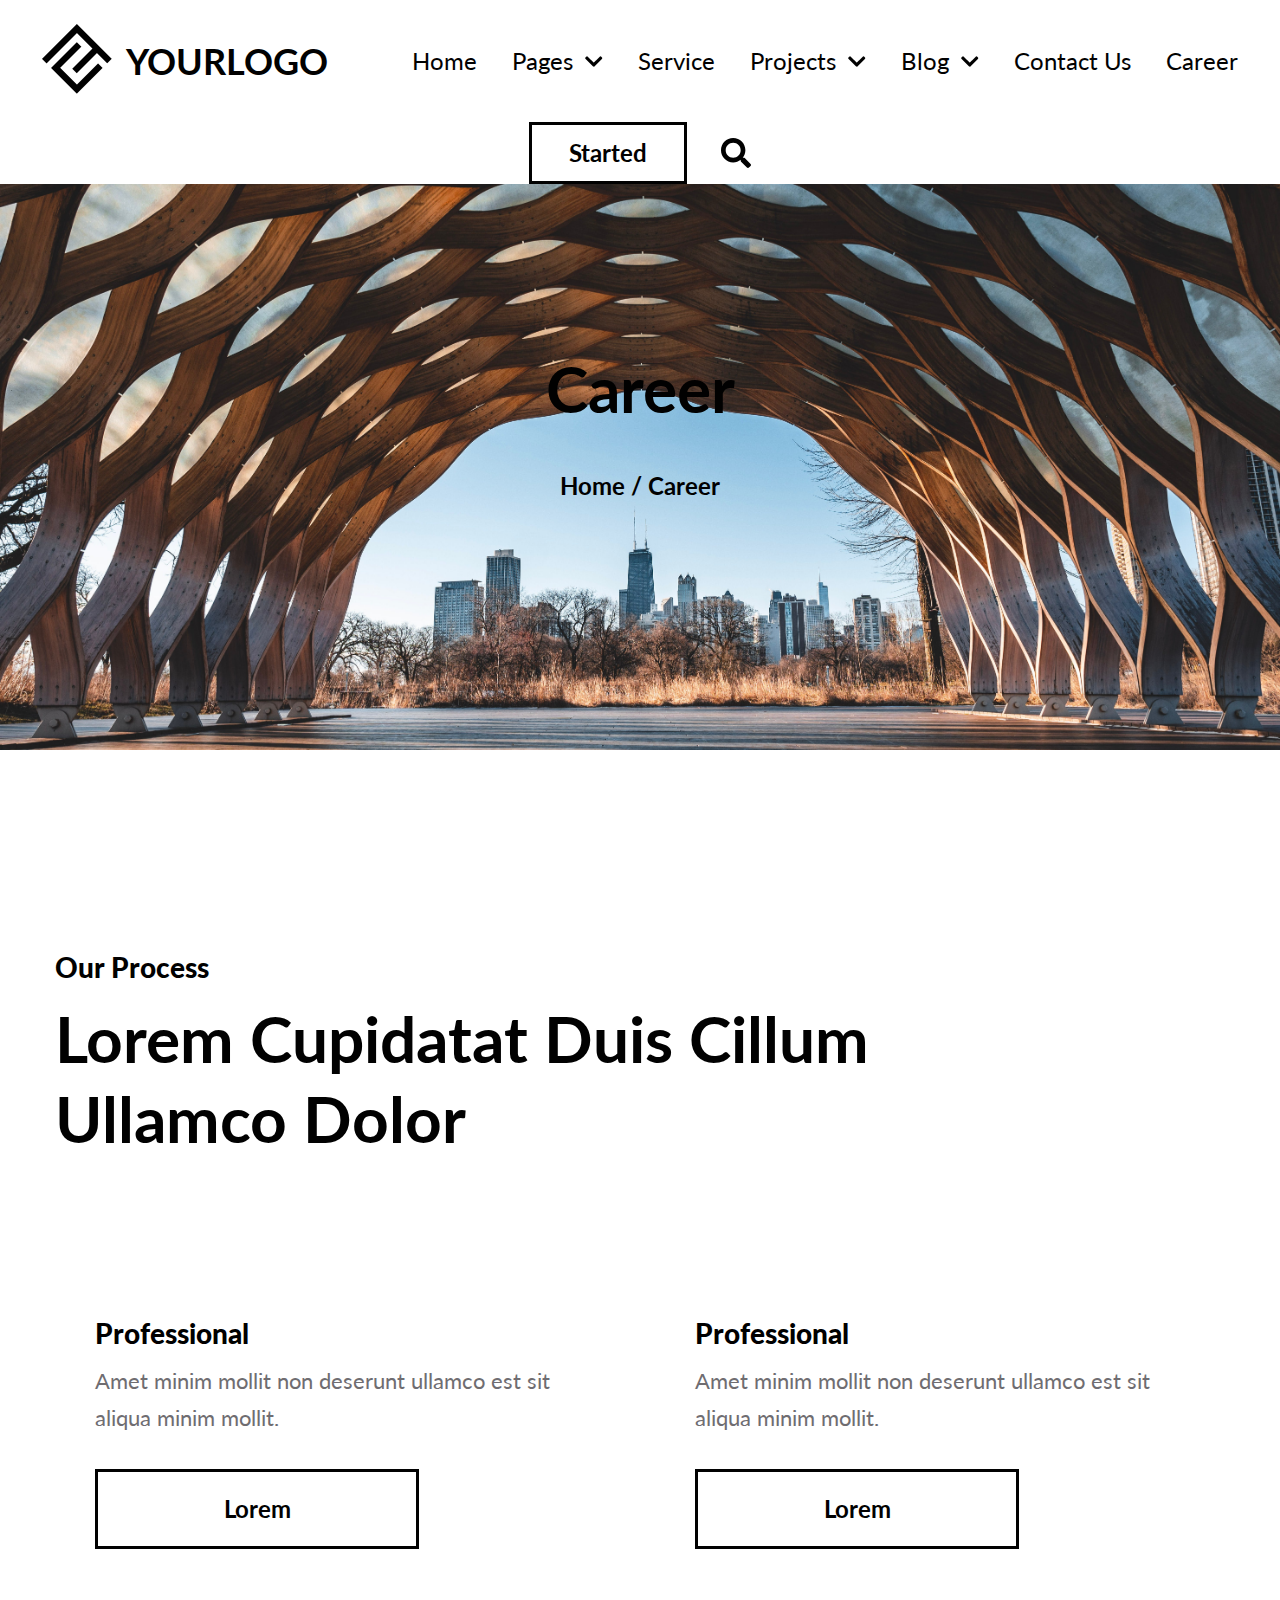
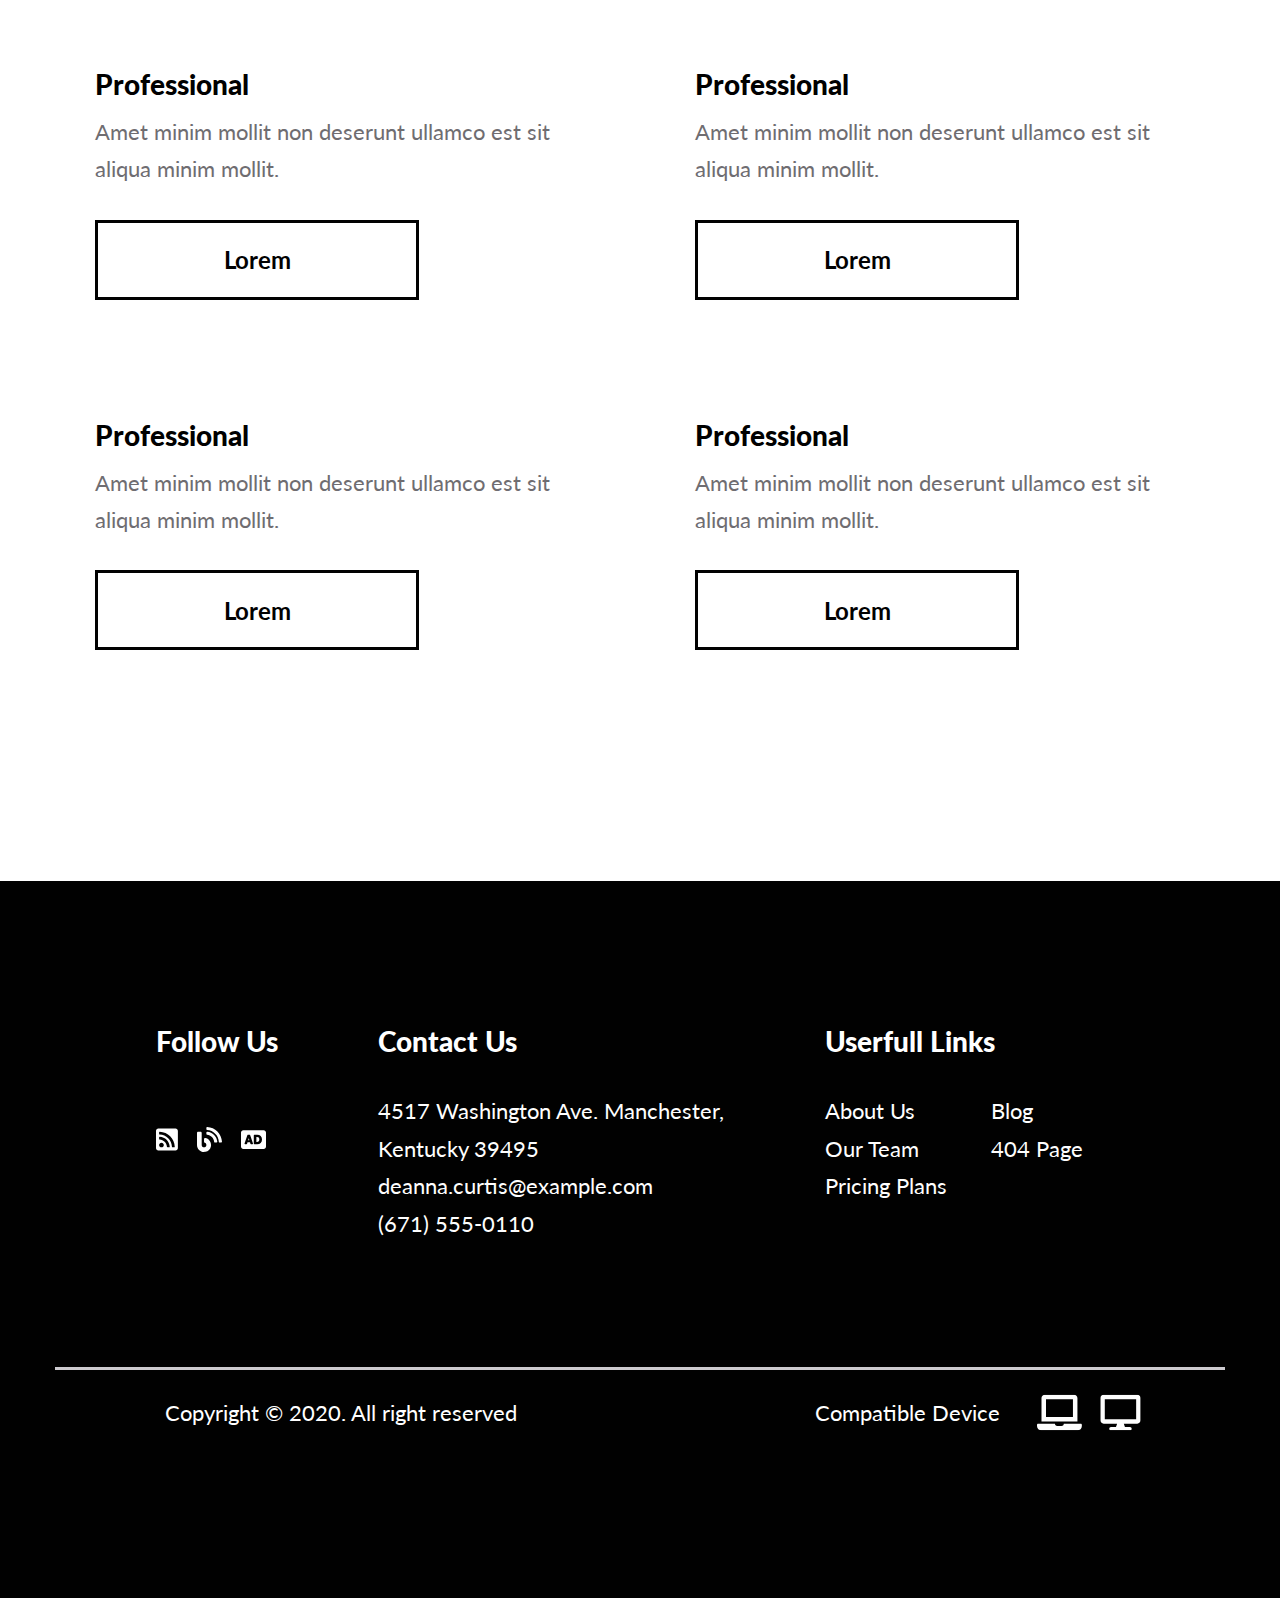
<file: career.html>
<!DOCTYPE html>

<body lang="en">

    <head>
        <meta charset="UTF-8">
        <meta name="viewport" content="width=device-width, initial-scale=1.0">
        <title>Home</title>

        <link rel="stylesheet" href="assets/css/style.css">
    </head>

    <body>
        <header class="display-flex flex-row bg-white">
            <div class="logo-area display-flex align-center">
                <div class="logo-img">
                    <img src="assets/img/logo.png" alt="">
                </div>
                <div class="logo-text">YOURLOGO</div>
            </div>
            <ul class="nav-links display-flex align-center">
                <li class="nav-link">
                    <a href="index.html">Home</a>
                </li>
                <li class="nav-link pages">
                    <div class="nav-link">
                        <a href="#">Pages </a>
                        <img src="assets/img/chevron-down.png" alt="">
                    </div>
                    <ul class="pages-ul">
                        <li><a href="about.html">About Us</a></li>
                        <li><a href="our-teams.html">Our Teams</a></li>
                        <li><a href="service.html">Service</a></li>
                        <li><a href="pricing.html">Price</a></li>
                        <li><a href="our-process.html">Our Process</a></li>
                        <li><a href="404.html">404 Page</a></li>
                    </ul>
                    </div>
                </li>
                <li class="nav-link">
                    <a href="service.html">Service </a>
                </li>
                <li class="nav-link project">
                    <div class="nav-link">
                        <a href="project.html">Projects</a>
                        <img src="assets/img/chevron-down.png" alt="">
                    </div>
                    <ul class="project-ul">
                        <li><a href="project.html">Project</a></li>
                        <li><a href="project-detail.html">Project Details</a></li>
                    </ul>
                </li>
                <li class="nav-link blog">
                    <div class="nav-link">
                        <a href="blog.html">Blog</a>
                        <img src="assets/img/chevron-down.png" alt="">
                    </div>
                    <ul class="blog-ul">
                        <li><a href="blog.html">Blog</a></li>
                        <li><a href="blog-detail.html">Blog Details</a></li>
                    </ul>
                </li>
                <li class="nav-link">
                    <a href="contact-us.html">Contact Us</a>
                </li>
                <li class="nav-link">
                    <a href="career.html">Career</a>
                </li>

            </ul>
            <div class="head-right display-flex align-center">
                <button class="btn" id="started-btn">Started</button>
                <img src="assets/img/search.svg" alt="" class="search-btn">
            </div>
        </header>

        <main>
            <section class="page-banner text-center bg-settings display-flex flex-column">
                <h1 class="page-title">Career</h1>
                <h5 class="banner-subtitle">Home / Career</h5>
            </section>
            <section class="our-process(six-card)">
                <div class="container">
                    <div class="section-head align-left">
                        <h5 class="section-subtitle text-left">Our Process</h5>
                        <h3 class="section-title text-left ">Lorem Cupidatat Duis Cillum <br>Ullamco Dolor</h3>
                    </div>
                    <div class="section-body">
                        <div class="our-pr-six-cards display-flex flex-row mt100">
                            <div class="our-pr-six-card ">
                                <div class="card-body">
                                    <h6 class="card-title">Professional</h6>
                                    <p class="text-gray">Amet minim mollit non deserunt ullamco est sit aliqua minim
                                        mollit.</p>
                                </div>
                                <button class="btn">Lorem</button>
                            </div>
                            <div class="our-pr-six-card ">
                                <div class="card-body">
                                    <h6 class="card-title">Professional</h6>
                                    <p class="text-gray">Amet minim mollit non deserunt ullamco est sit aliqua minim
                                        mollit.</p>
                                </div>
                                <button class="btn">Lorem</button>
                            </div>
                            <div class="our-pr-six-card ">
                                <div class="card-body">
                                    <h6 class="card-title">Professional</h6>
                                    <p class="text-gray">Amet minim mollit non deserunt ullamco est sit aliqua minim
                                        mollit.</p>
                                </div>
                                <button class="btn">Lorem</button>
                            </div>
                            <div class="our-pr-six-card ">
                                <div class="card-body">
                                    <h6 class="card-title">Professional</h6>
                                    <p class="text-gray">Amet minim mollit non deserunt ullamco est sit aliqua minim
                                        mollit.</p>
                                </div>
                                <button class="btn">Lorem</button>
                            </div>
                            <div class="our-pr-six-card ">
                                <div class="card-body">
                                    <h6 class="card-title">Professional</h6>
                                    <p class="text-gray">Amet minim mollit non deserunt ullamco est sit aliqua minim
                                        mollit.</p>
                                </div>
                                <button class="btn">Lorem</button>
                            </div>
                            <div class="our-pr-six-card ">
                                <div class="card-body">
                                    <h6 class="card-title">Professional</h6>
                                    <p class="text-gray">Amet minim mollit non deserunt ullamco est sit aliqua minim
                                        mollit.</p>
                                </div>
                                <button class="btn">Lorem</button>
                            </div>
                        </div>
                    </div>
            </section>

            <!-- </main> -->

            <footer>
                <div class="container">
                    <div class="footer-body">
                        <div class="footer-row">
                            <div class="footer-col">
                                <h6 class="footer-col-head section-subtitle text-white text-left">
                                    Follow Us
                                </h6>
                                <div class="socials">
                                    <ul class="display-flex">
                                        <li><a href="#"><img src="assets/img/rss-square-white.svg" alt=""></a></li>
                                        <li><a href="#"><img src="assets/img/blog-white.svg" alt=""></a></li>
                                        <li><a href="#"><img src="assets/img/audio-description-white.svg" alt=""></a>
                                        </li>
                                    </ul>
                                </div>
                            </div>
                            <div class="footer-col">
                                <h6 class="footer-col-head section-subtitle text-white text-left">
                                    Contact Us
                                </h6>
                                <p>4517 Washington Ave. Manchester,<br> Kentucky 39495</p>
                                <p>deanna.curtis@example.com</p>
                                <p>(671) 555-0110</p>
                            </div>
                            <div class="footer-col">
                                <h6 class="footer-col-head section-subtitle text-white text-left">
                                    Userfull Links
                                </h6>
                                <ul class="footer-col3-links">
                                    <li><a href="about.html">About Us</a></li>
                                    <li><a href="blog.html">Blog</a></li>
                                    <li><a href="our-teams.html">Our Team</a></li>
                                    <li><a href="404.html">404 Page</a></li>
                                    <li><a href="pricing.html">Pricing Plans</a></li>
                                </ul>
                            </div>
                        </div>
                        <div class="footer-row">
                            <div class="footer-row2-body">
                                <div>
                                    <p>Copyright © 2020. All right reserved</p>
                                </div>
                                <div class="compadible-devices">
                                    <p>Compatible Device</p>
                                    <div class="compadible-devices-logos">
                                        <img src="assets/img/laptop.svg" alt="">
                                        <img src="assets/img/desktop.svg" alt="">
                                    </div>
                                </div>
                            </div>
                        </div>
                    </div>
                </div>
            </footer>

            <!-- </body> -->
            <!-- </html> -->
</file>
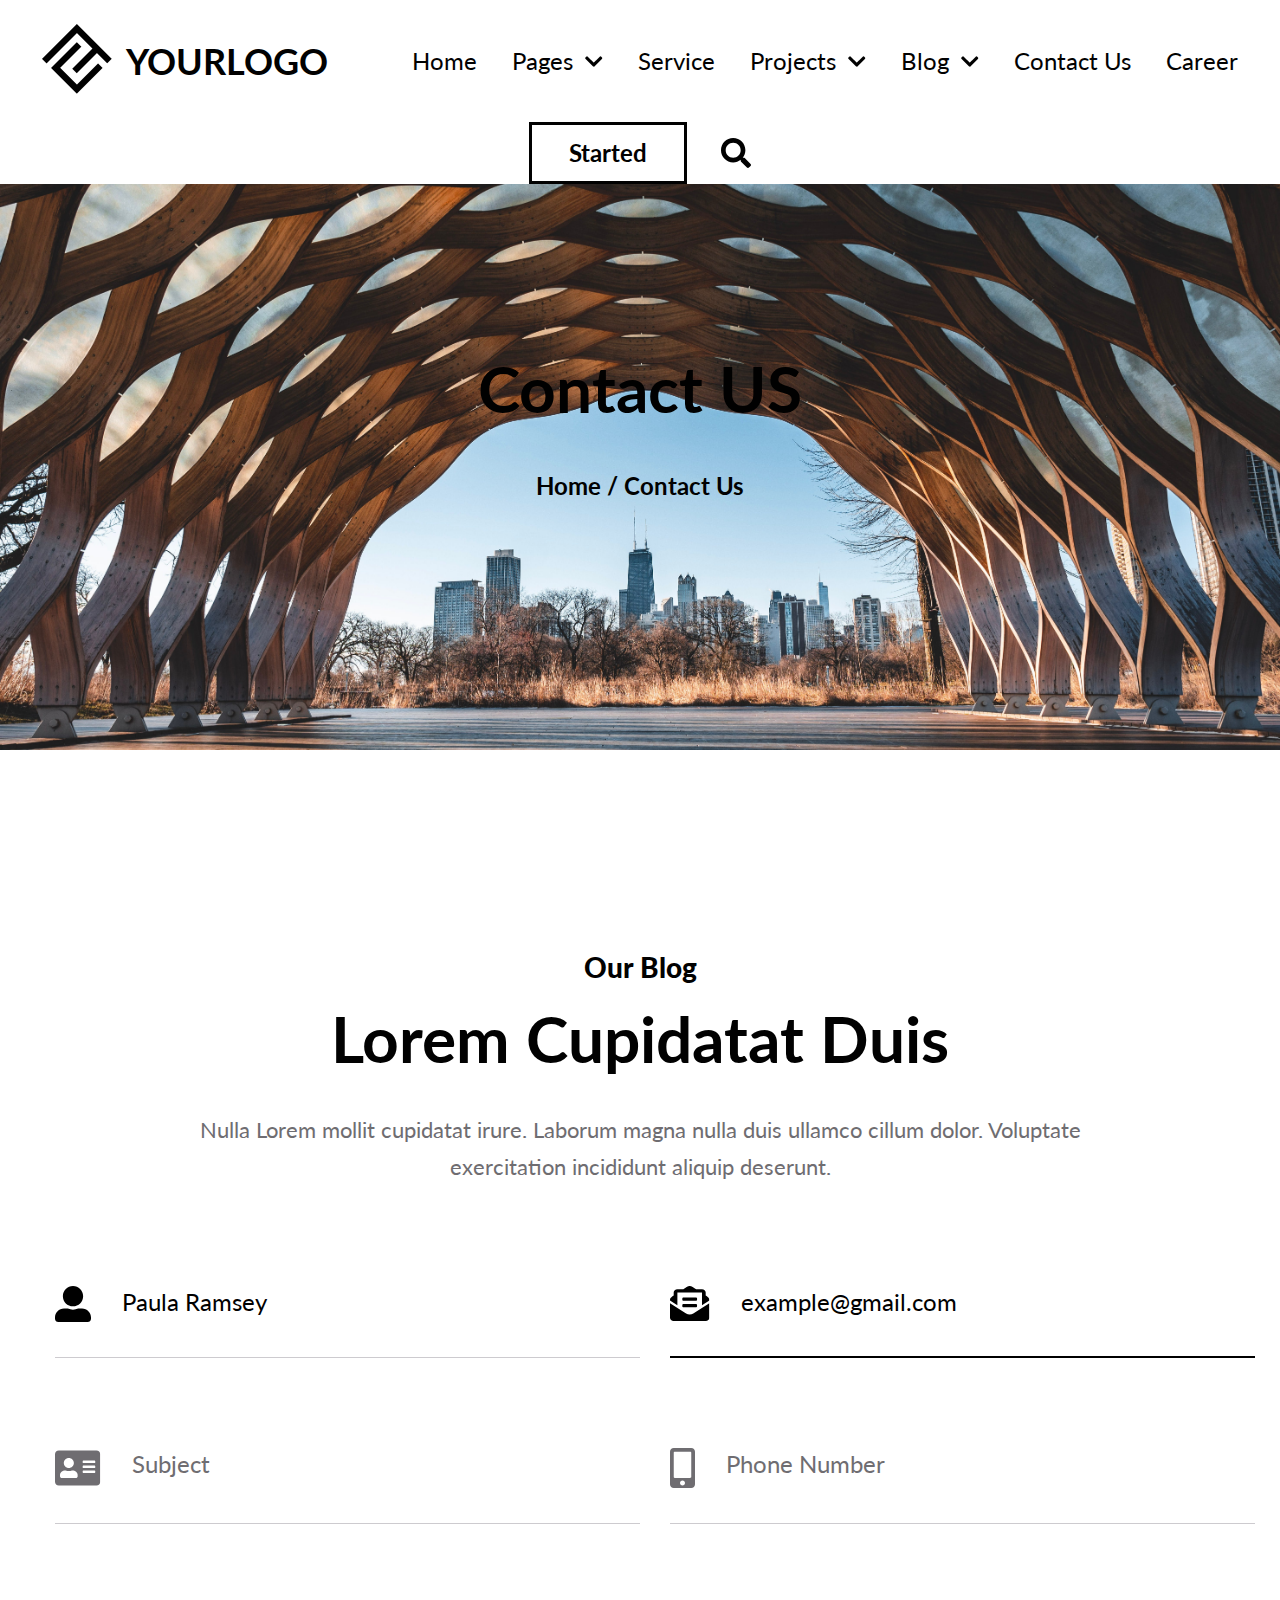
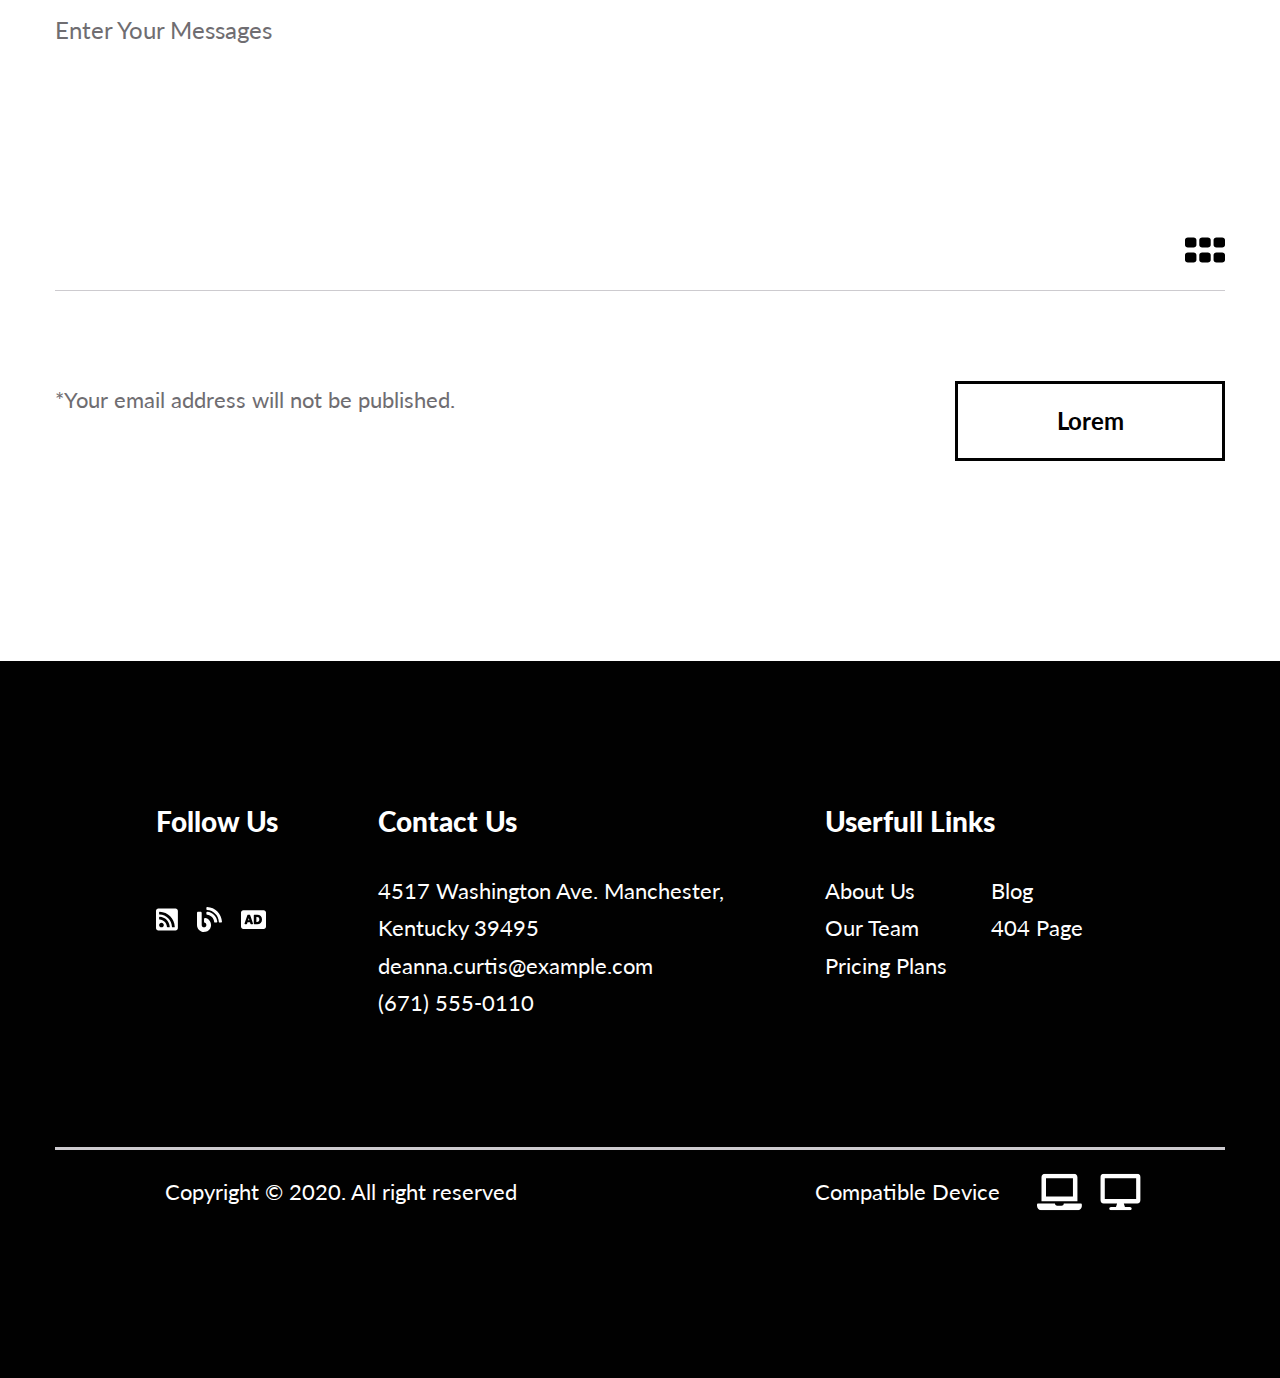
<file: contact-us.html>
<!DOCTYPE html>

<body lang="en">

    <head>
        <meta charset="UTF-8">
        <meta name="viewport" content="width=device-width, initial-scale=1.0">
        <title>Home</title>

        <link rel="stylesheet" href="assets/css/style.css">
    </head>

    <body>
        <header class="display-flex flex-row bg-white">
            <div class="logo-area display-flex align-center">
                <div class="logo-img">
                    <img src="assets/img/logo.png" alt="">
                </div>
                <div class="logo-text">YOURLOGO</div>
            </div>
            <ul class="nav-links display-flex align-center">
                <li class="nav-link">
                    <a href="index.html">Home</a>
                </li>
                <li class="nav-link pages">
                    <div class="nav-link">
                        <a href="#">Pages </a>
                        <img src="assets/img/chevron-down.png" alt="">
                    </div>
                    <ul class="pages-ul">
                        <li><a href="about.html">About Us</a></li>
                        <li><a href="our-teams.html">Our Teams</a></li>
                        <li><a href="service.html">Service</a></li>
                        <li><a href="pricing.html">Price</a></li>
                        <li><a href="our-process.html">Our Process</a></li>
                        <li><a href="404.html">404 Page</a></li>
                    </ul>
                    </div>
                </li>
                <li class="nav-link">
                    <a href="service.html">Service </a>
                </li>
                <li class="nav-link project">
                    <div class="nav-link">
                        <a href="project.html">Projects</a>
                        <img src="assets/img/chevron-down.png" alt="">
                    </div>
                    <ul class="project-ul">
                        <li><a href="project.html">Project</a></li>
                        <li><a href="project-detail.html">Project Details</a></li>
                    </ul>
                </li>
                <li class="nav-link blog">
                    <div class="nav-link">
                        <a href="blog.html">Blog</a>
                        <img src="assets/img/chevron-down.png" alt="">
                    </div>
                    <ul class="blog-ul">
                        <li><a href="blog.html">Blog</a></li>
                        <li><a href="blog-detail.html">Blog Details</a></li>
                    </ul>
                </li>
                <li class="nav-link">
                    <a href="contact-us.html">Contact Us</a>
                </li>
                <li class="nav-link">
                    <a href="career.html">Career</a>
                </li>

            </ul>
            <div class="head-right display-flex align-center">
                <button class="btn" id="started-btn">Started</button>
                <img src="assets/img/search.svg" alt="" class="search-btn">
            </div>
        </header>

        <main>
            <section class="page-banner text-center bg-settings display-flex flex-column">
                <h1 class="page-title">Contact US</h1>
                <h5 class="banner-subtitle">Home / Contact Us</h5>
            </section>
            <section class="contact">
                <div class="container">
                    <div class="section-head align-center">
                        <h5 class="section-subtitle text-center">Our Blog</h5>
                        <h3 class="section-title text-center">Lorem Cupidatat Duis</h3>
                        <p class="section-text text-center">Nulla Lorem mollit cupidatat irure. Laborum magna nulla
                            duis
                            ullamco
                            cillum dolor. Voluptate exercitation incididunt
                            aliquip deserunt.</p>
                    </div>
                    <div class="section-body">
                        <div class="contact-forms mt100">
                            <div class="form-row">
                                <div class="form">
                                    <img src="assets/img/user-alt.svg" alt="">
                                    <p class="form-text">
                                        Paula Ramsey
                                    </p>
                                </div>
                                <div class="form border-black border-2px">
                                    <img src="assets/img/envelope-open-text.svg" alt="">
                                    <p class="form-text">
                                        example@gmail.com
                                    </p>
                                </div>
                            </div>
                            <div class="form-row">
                                <div class="form">
                                    <img src="assets/img/address-card.svg" alt="">
                                    <p class="form-text text-gray">
                                        Subject
                                    </p>
                                </div>
                                <div class="form">
                                    <img src="assets/img/mobile-alt.svg" alt="">
                                    <p class="form-text text-gray">
                                        Phone Number
                                    </p>
                                </div>
                            </div>
                            <div class="form big-form">
                                <p class="form-text text-gray">Enter Your Messages</p>
                                <img src="assets/img/grip-horizontal.svg" alt="">
                            </div>
                            <div class="form-row">
                                <p class="text-gray">*Your email address will not be published.</p>
                                <button class="btn form-btn">Lorem</button>
                            </div>
                        </div>
                    </div>
                </div>
            </section>




            <!-- </main> -->

            <footer>
                <div class="container">
                    <div class="footer-body">
                        <div class="footer-row">
                            <div class="footer-col">
                                <h6 class="footer-col-head section-subtitle text-white text-left">
                                    Follow Us
                                </h6>
                                <div class="socials">
                                    <ul class="display-flex">
                                        <li><a href="#"><img src="assets/img/rss-square-white.svg" alt=""></a></li>
                                        <li><a href="#"><img src="assets/img/blog-white.svg" alt=""></a></li>
                                        <li><a href="#"><img src="assets/img/audio-description-white.svg" alt=""></a>
                                        </li>
                                    </ul>
                                </div>
                            </div>
                            <div class="footer-col">
                                <h6 class="footer-col-head section-subtitle text-white text-left">
                                    Contact Us
                                </h6>
                                <p>4517 Washington Ave. Manchester,<br> Kentucky 39495</p>
                                <p>deanna.curtis@example.com</p>
                                <p>(671) 555-0110</p>
                            </div>
                            <div class="footer-col">
                                <h6 class="footer-col-head section-subtitle text-white text-left">
                                    Userfull Links
                                </h6>
                                <ul class="footer-col3-links">
                                    <li><a href="about.html">About Us</a></li>
                                    <li><a href="blog.html">Blog</a></li>
                                    <li><a href="our-teams.html">Our Team</a></li>
                                    <li><a href="404.html">404 Page</a></li>
                                    <li><a href="pricing.html">Pricing Plans</a></li>
                                </ul>
                            </div>
                        </div>
                        <div class="footer-row">
                            <div class="footer-row2-body">
                                <div>
                                    <p>Copyright © 2020. All right reserved</p>
                                </div>
                                <div class="compadible-devices">
                                    <p>Compatible Device</p>
                                    <div class="compadible-devices-logos">
                                        <img src="assets/img/laptop.svg" alt="">
                                        <img src="assets/img/desktop.svg" alt="">
                                    </div>
                                </div>
                            </div>
                        </div>
                    </div>
                </div>
            </footer>

            <!-- </body> -->
            <!-- </html> -->
</file>
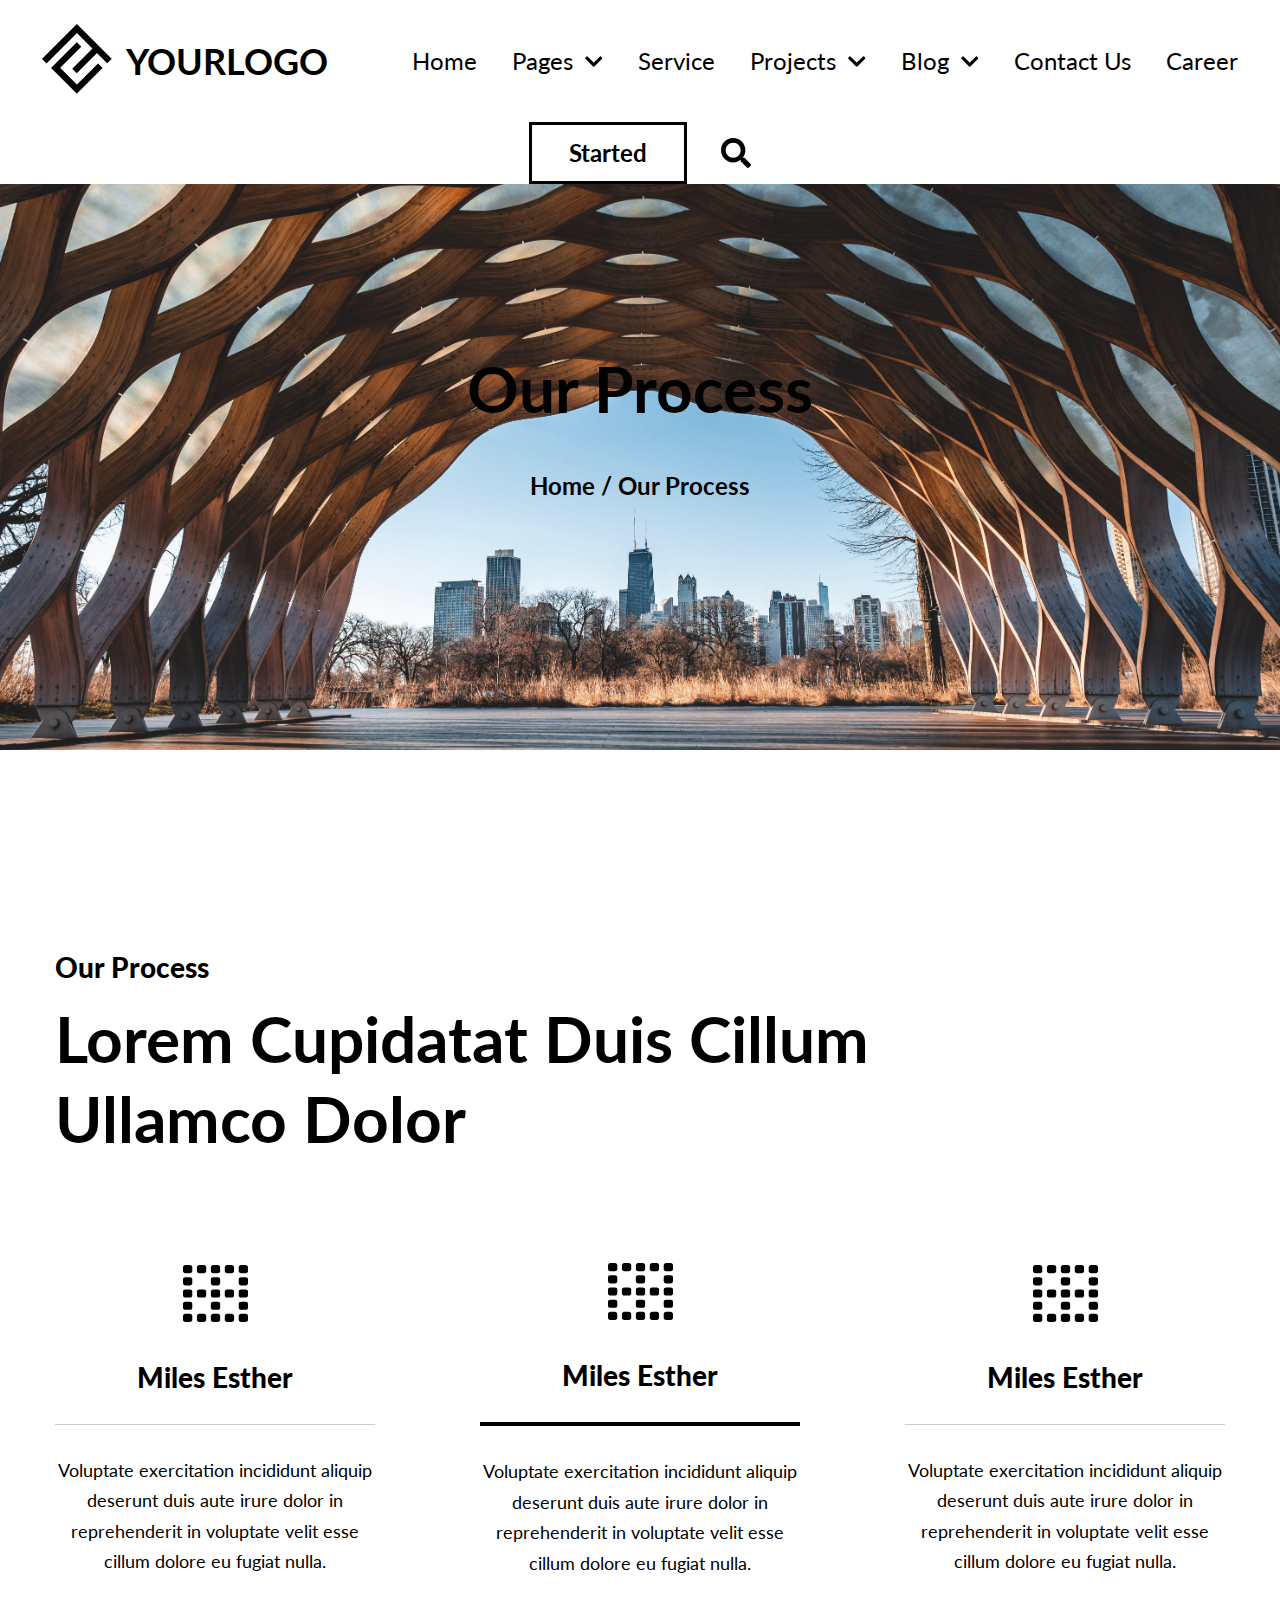
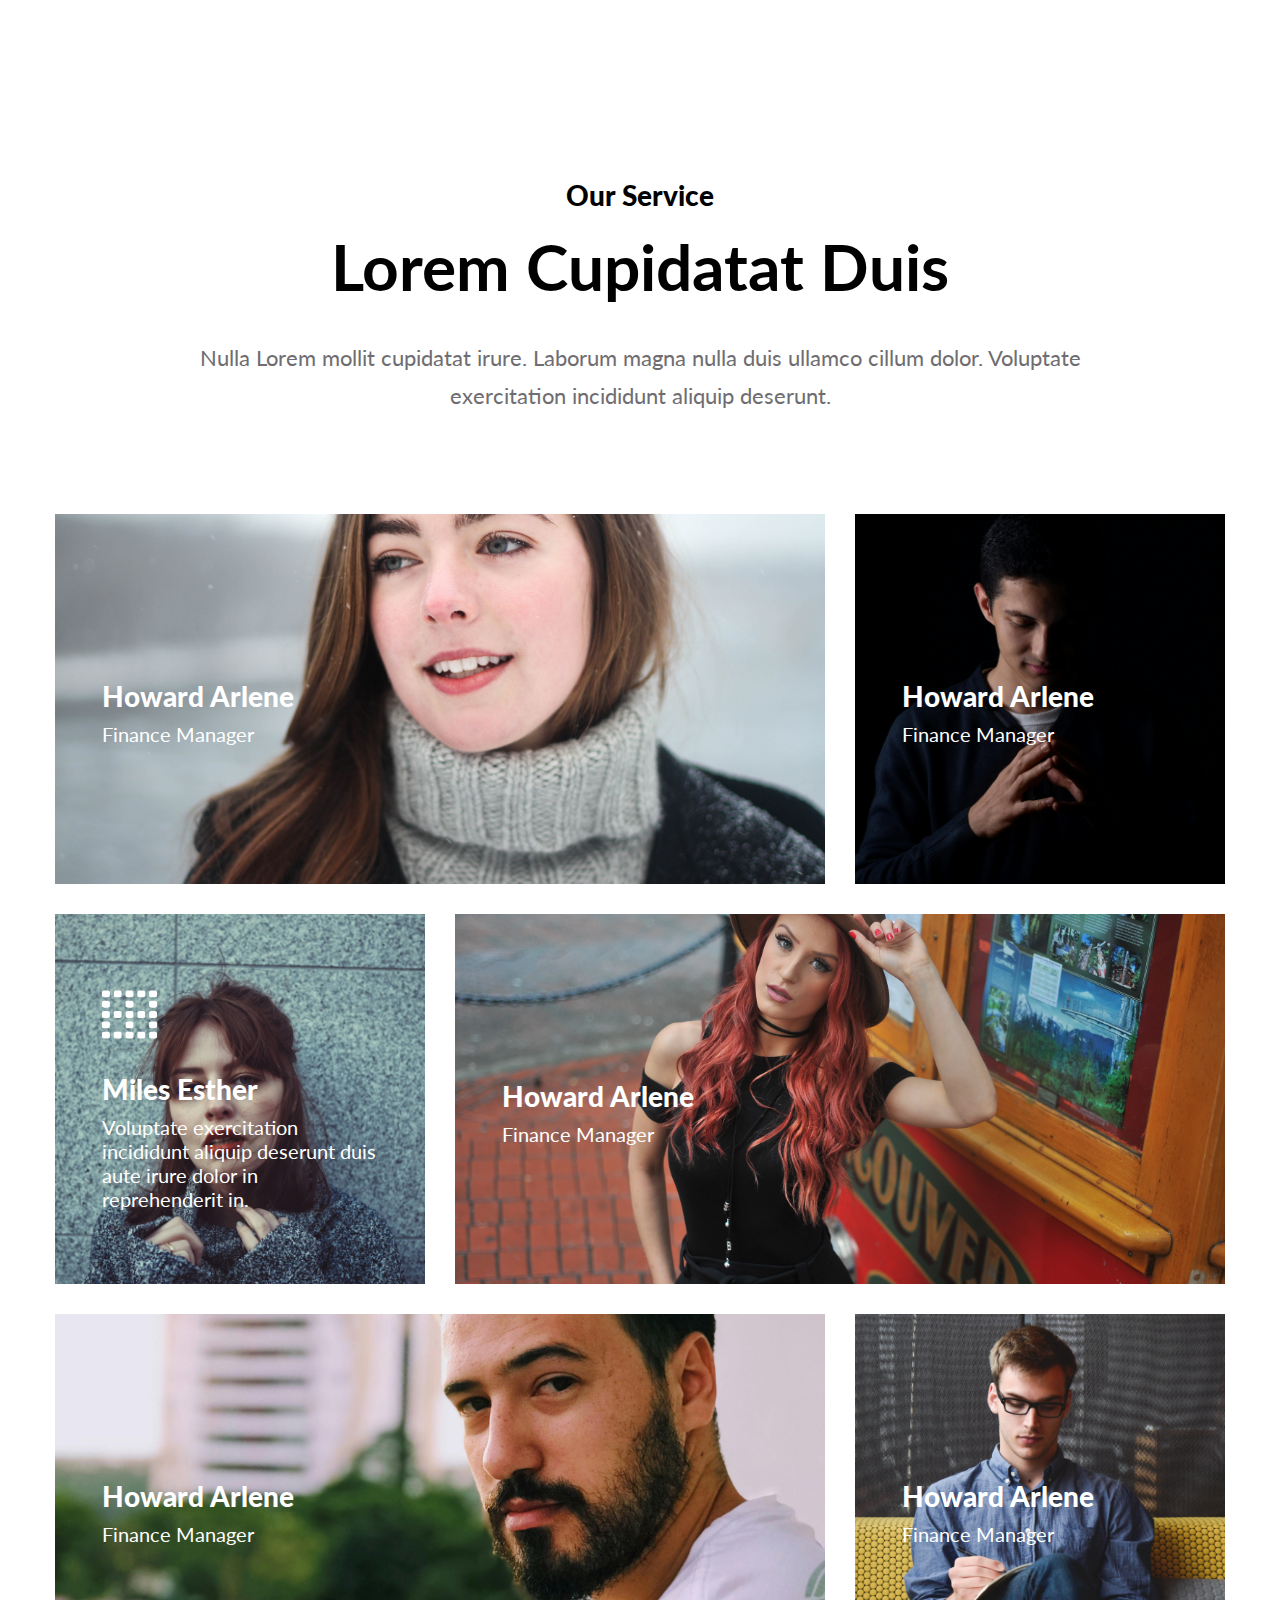
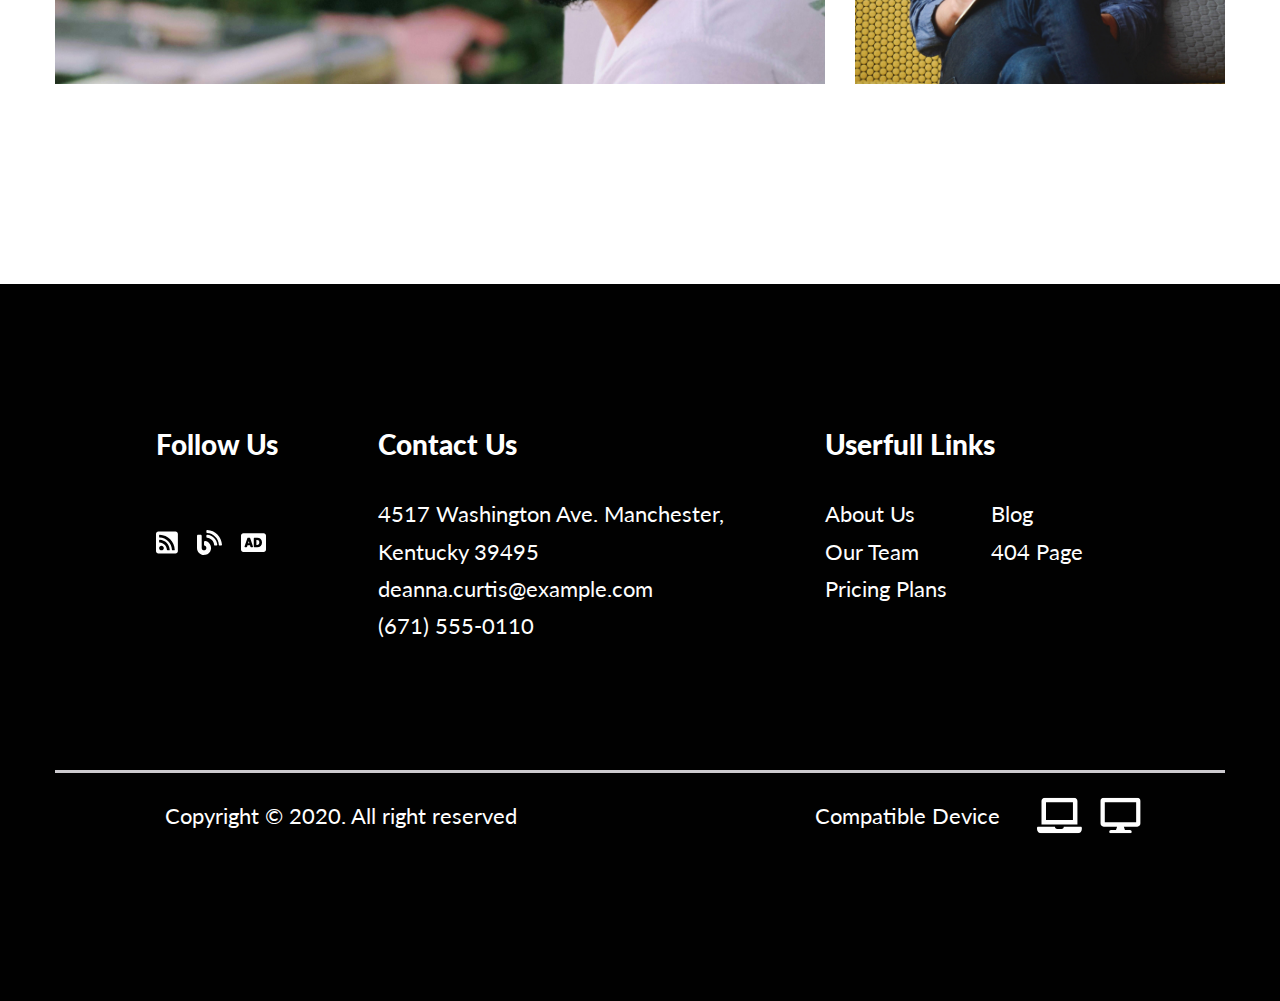
<file: our-process.html>
<!DOCTYPE html>

<body lang="en">

    <head>
        <meta charset="UTF-8">
        <meta name="viewport" content="width=device-width, initial-scale=1.0">
        <title>Home</title>

        <link rel="stylesheet" href="assets/css/style.css">
    </head>

    <body>
        <header class="display-flex flex-row bg-white">
            <div class="logo-area display-flex align-center">
                <div class="logo-img">
                    <img src="assets/img/logo.png" alt="">
                </div>
                <div class="logo-text">YOURLOGO</div>
            </div>
            <ul class="nav-links display-flex align-center">
                <li class="nav-link">
                    <a href="index.html">Home</a>
                </li>
                <li class="nav-link pages">
                    <div class="nav-link">
                        <a href="#">Pages </a>
                        <img src="assets/img/chevron-down.png" alt="">
                    </div>
                    <ul class="pages-ul">
                        <li><a href="about.html">About Us</a></li>
                        <li><a href="our-teams.html">Our Teams</a></li>
                        <li><a href="service.html">Service</a></li>
                        <li><a href="pricing.html">Price</a></li>
                        <li><a href="our-process.html">Our Process</a></li>
                        <li><a href="404.html">404 Page</a></li>
                    </ul>
                    </div>
                </li>
                <li class="nav-link">
                    <a href="service.html">Service </a>
                </li>
                <li class="nav-link project">
                    <div class="nav-link">
                        <a href="project.html">Projects</a>
                        <img src="assets/img/chevron-down.png" alt="">
                    </div>
                    <ul class="project-ul">
                        <li><a href="project.html">Project</a></li>
                        <li><a href="project-detail.html">Project Details</a></li>
                    </ul>
                </li>
                <li class="nav-link blog">
                    <div class="nav-link">
                        <a href="blog.html">Blog</a>
                        <img src="assets/img/chevron-down.png" alt="">
                    </div>
                    <ul class="blog-ul">
                        <li><a href="blog.html">Blog</a></li>
                        <li><a href="blog-detail.html">Blog Details</a></li>
                    </ul>
                </li>
                <li class="nav-link">
                    <a href="contact-us.html">Contact Us</a>
                </li>
                <li class="nav-link">
                    <a href="career.html">Career</a>
                </li>

            </ul>
            <div class="head-right display-flex align-center">
                <button class="btn" id="started-btn">Started</button>
                <img src="assets/img/search.svg" alt="" class="search-btn">
            </div>
        </header>

        <main>
            <section class="page-banner text-center bg-settings display-flex flex-column">
                <h1 class="page-title">Our Process</h1>
                <h5 class="banner-subtitle">Home / Our Process</h5>
            </section>
            <section class="our-process section">
                <div class="container">
                    <div class="section-head align-left">
                        <h5 class="section-subtitle text-left">Our Process</h5>
                        <h3 class="section-title text-left ">Lorem Cupidatat Duis Cillum <br>Ullamco Dolor</h3>
                    </div>
                    <div class="section-body">
                        <div class="miles-esther-cards">
                            <div class="miles-esther-card">
                                <div class="card-logo">
                                    <img src="assets/img/border-none.svg" alt="">
                                </div>
                                <div class="card-title mt0">Miles Esther</div>
                                <p class="card-text text-center">Voluptate exercitation incididunt aliquip deserunt duis
                                    aute irure dolor in reprehenderit in voluptate velit esse cillum
                                    dolore eu fugiat nulla.</p>
                            </div>
                            <div class="miles-esther-card">
                                <div class="card-logo">
                                    <img src="assets/img/border-none.svg" alt="">
                                </div>
                                <div class="card-title mt0">Miles Esther</div>
                                <p class="card-text text-center">Voluptate exercitation incididunt aliquip deserunt duis
                                    aute irure dolor in reprehenderit in voluptate velit esse cillum
                                    dolore eu fugiat nulla.</p>
                            </div>
                            <div class="miles-esther-card">
                                <div class="card-logo">
                                    <img src="assets/img/border-none.svg" alt="">
                                </div>
                                <div class="card-title mt0">Miles Esther</div>
                                <p class="card-text text-center">Voluptate exercitation incididunt aliquip deserunt duis
                                    aute irure dolor in reprehenderit in voluptate velit esse cillum
                                    dolore eu fugiat nulla.</p>
                            </div>
                        </div>
                    </div>

                </div>
            </section>
            <section class="our-service section pb200">
                <div class="container">
                    <div class="section-head align-center">
                        <h5 class="section-subtitle text-center">Our Service</h5>
                        <h3 class="section-title text-center">Lorem Cupidatat Duis</h3>
                        <p class="section-text text-center">Nulla Lorem mollit cupidatat irure. Laborum magna nulla
                            duis
                            ullamco
                            cillum dolor. Voluptate exercitation incididunt
                            aliquip deserunt.</p>
                    </div>
                    <div class="section-body">
                        <div class="our-service-grid">
                            <div class="our-service-box display-flex flex-column text-white bg-settings box-left">
                                <h4 class="card-title">Howard Arlene</h4>
                                <h6 class="card-subtitle">Finance Manager</h6>
                            </div>
                            <div class="our-service-box display-flex flex-column text-white bg-settings ">
                                <h4 class="card-title">Howard Arlene</h4>
                                <h6 class="card-subtitle">Finance Manager</h6>
                            </div>
                            <div class="our-service-box display-flex flex-column text-white bg-settings ">
                                <div class="card-logo">
                                    <svg xmlns="http://www.w3.org/2000/svg" width="55" height="55" viewBox="0 0 55 55"
                                        fill="none">
                                        <g clip-path="url(#clip0_133_3565)">
                                            <path
                                                d="M29.4643 24.0625H25.5357C25.0148 24.0625 24.5151 24.2436 24.1468 24.5659C23.7784 24.8882 23.5714 25.3254 23.5714 25.7812V29.2188C23.5714 29.6746 23.7784 30.1118 24.1468 30.4341C24.5151 30.7564 25.0148 30.9375 25.5357 30.9375H29.4643C29.9852 30.9375 30.4849 30.7564 30.8532 30.4341C31.2216 30.1118 31.4286 29.6746 31.4286 29.2188V25.7812C31.4286 25.3254 31.2216 24.8882 30.8532 24.5659C30.4849 24.2436 29.9852 24.0625 29.4643 24.0625ZM41.25 24.0625H37.3214C36.8005 24.0625 36.3008 24.2436 35.9325 24.5659C35.5641 24.8882 35.3571 25.3254 35.3571 25.7812V29.2188C35.3571 29.6746 35.5641 30.1118 35.9325 30.4341C36.3008 30.7564 36.8005 30.9375 37.3214 30.9375H41.25C41.771 30.9375 42.2706 30.7564 42.639 30.4341C43.0073 30.1118 43.2143 29.6746 43.2143 29.2188V25.7812C43.2143 25.3254 43.0073 24.8882 42.639 24.5659C42.2706 24.2436 41.771 24.0625 41.25 24.0625ZM53.0357 24.0625H49.1071C48.5862 24.0625 48.0866 24.2436 47.7182 24.5659C47.3498 24.8882 47.1429 25.3254 47.1429 25.7812V29.2188C47.1429 29.6746 47.3498 30.1118 47.7182 30.4341C48.0866 30.7564 48.5862 30.9375 49.1071 30.9375H53.0357C53.5567 30.9375 54.0563 30.7564 54.4247 30.4341C54.7931 30.1118 55 29.6746 55 29.2188V25.7812C55 25.3254 54.7931 24.8882 54.4247 24.5659C54.0563 24.2436 53.5567 24.0625 53.0357 24.0625ZM17.6786 24.0625H13.75C13.229 24.0625 12.7294 24.2436 12.361 24.5659C11.9927 24.8882 11.7857 25.3254 11.7857 25.7812V29.2188C11.7857 29.6746 11.9927 30.1118 12.361 30.4341C12.7294 30.7564 13.229 30.9375 13.75 30.9375H17.6786C18.1995 30.9375 18.6992 30.7564 19.0675 30.4341C19.4359 30.1118 19.6429 29.6746 19.6429 29.2188V25.7812C19.6429 25.3254 19.4359 24.8882 19.0675 24.5659C18.6992 24.2436 18.1995 24.0625 17.6786 24.0625ZM29.4643 44.6875H25.5357C25.0148 44.6875 24.5151 44.8686 24.1468 45.1909C23.7784 45.5132 23.5714 45.9504 23.5714 46.4062V49.8438C23.5714 50.2996 23.7784 50.7368 24.1468 51.0591C24.5151 51.3814 25.0148 51.5625 25.5357 51.5625H29.4643C29.9852 51.5625 30.4849 51.3814 30.8532 51.0591C31.2216 50.7368 31.4286 50.2996 31.4286 49.8438V46.4062C31.4286 45.9504 31.2216 45.5132 30.8532 45.1909C30.4849 44.8686 29.9852 44.6875 29.4643 44.6875ZM41.25 44.6875H37.3214C36.8005 44.6875 36.3008 44.8686 35.9325 45.1909C35.5641 45.5132 35.3571 45.9504 35.3571 46.4062V49.8438C35.3571 50.2996 35.5641 50.7368 35.9325 51.0591C36.3008 51.3814 36.8005 51.5625 37.3214 51.5625H41.25C41.771 51.5625 42.2706 51.3814 42.639 51.0591C43.0073 50.7368 43.2143 50.2996 43.2143 49.8438V46.4062C43.2143 45.9504 43.0073 45.5132 42.639 45.1909C42.2706 44.8686 41.771 44.6875 41.25 44.6875ZM53.0357 44.6875H49.1071C48.5862 44.6875 48.0866 44.8686 47.7182 45.1909C47.3498 45.5132 47.1429 45.9504 47.1429 46.4062V49.8438C47.1429 50.2996 47.3498 50.7368 47.7182 51.0591C48.0866 51.3814 48.5862 51.5625 49.1071 51.5625H53.0357C53.5567 51.5625 54.0563 51.3814 54.4247 51.0591C54.7931 50.7368 55 50.2996 55 49.8438V46.4062C55 45.9504 54.7931 45.5132 54.4247 45.1909C54.0563 44.8686 53.5567 44.6875 53.0357 44.6875ZM53.0357 34.375H49.1071C48.5862 34.375 48.0866 34.5561 47.7182 34.8784C47.3498 35.2007 47.1429 35.6379 47.1429 36.0938V39.5312C47.1429 39.9871 47.3498 40.4243 47.7182 40.7466C48.0866 41.0689 48.5862 41.25 49.1071 41.25H53.0357C53.5567 41.25 54.0563 41.0689 54.4247 40.7466C54.7931 40.4243 55 39.9871 55 39.5312V36.0938C55 35.6379 54.7931 35.2007 54.4247 34.8784C54.0563 34.5561 53.5567 34.375 53.0357 34.375ZM53.0357 13.75H49.1071C48.5862 13.75 48.0866 13.9311 47.7182 14.2534C47.3498 14.5757 47.1429 15.0129 47.1429 15.4688V18.9062C47.1429 19.3621 47.3498 19.7993 47.7182 20.1216C48.0866 20.4439 48.5862 20.625 49.1071 20.625H53.0357C53.5567 20.625 54.0563 20.4439 54.4247 20.1216C54.7931 19.7993 55 19.3621 55 18.9062V15.4688C55 15.0129 54.7931 14.5757 54.4247 14.2534C54.0563 13.9311 53.5567 13.75 53.0357 13.75ZM29.4643 34.375H25.5357C25.0148 34.375 24.5151 34.5561 24.1468 34.8784C23.7784 35.2007 23.5714 35.6379 23.5714 36.0938V39.5312C23.5714 39.9871 23.7784 40.4243 24.1468 40.7466C24.5151 41.0689 25.0148 41.25 25.5357 41.25H29.4643C29.9852 41.25 30.4849 41.0689 30.8532 40.7466C31.2216 40.4243 31.4286 39.9871 31.4286 39.5312V36.0938C31.4286 35.6379 31.2216 35.2007 30.8532 34.8784C30.4849 34.5561 29.9852 34.375 29.4643 34.375ZM29.4643 13.75H25.5357C25.0148 13.75 24.5151 13.9311 24.1468 14.2534C23.7784 14.5757 23.5714 15.0129 23.5714 15.4688V18.9062C23.5714 19.3621 23.7784 19.7993 24.1468 20.1216C24.5151 20.4439 25.0148 20.625 25.5357 20.625H29.4643C29.9852 20.625 30.4849 20.4439 30.8532 20.1216C31.2216 19.7993 31.4286 19.3621 31.4286 18.9062V15.4688C31.4286 15.0129 31.2216 14.5757 30.8532 14.2534C30.4849 13.9311 29.9852 13.75 29.4643 13.75ZM17.6786 44.6875H13.75C13.229 44.6875 12.7294 44.8686 12.361 45.1909C11.9927 45.5132 11.7857 45.9504 11.7857 46.4062V49.8438C11.7857 50.2996 11.9927 50.7368 12.361 51.0591C12.7294 51.3814 13.229 51.5625 13.75 51.5625H17.6786C18.1995 51.5625 18.6992 51.3814 19.0675 51.0591C19.4359 50.7368 19.6429 50.2996 19.6429 49.8438V46.4062C19.6429 45.9504 19.4359 45.5132 19.0675 45.1909C18.6992 44.8686 18.1995 44.6875 17.6786 44.6875ZM29.4643 3.4375H25.5357C25.0148 3.4375 24.5151 3.61858 24.1468 3.94091C23.7784 4.26324 23.5714 4.70041 23.5714 5.15625V8.59375C23.5714 9.04959 23.7784 9.48676 24.1468 9.80909C24.5151 10.1314 25.0148 10.3125 25.5357 10.3125H29.4643C29.9852 10.3125 30.4849 10.1314 30.8532 9.80909C31.2216 9.48676 31.4286 9.04959 31.4286 8.59375V5.15625C31.4286 4.70041 31.2216 4.26324 30.8532 3.94091C30.4849 3.61858 29.9852 3.4375 29.4643 3.4375ZM41.25 3.4375H37.3214C36.8005 3.4375 36.3008 3.61858 35.9325 3.94091C35.5641 4.26324 35.3571 4.70041 35.3571 5.15625V8.59375C35.3571 9.04959 35.5641 9.48676 35.9325 9.80909C36.3008 10.1314 36.8005 10.3125 37.3214 10.3125H41.25C41.771 10.3125 42.2706 10.1314 42.639 9.80909C43.0073 9.48676 43.2143 9.04959 43.2143 8.59375V5.15625C43.2143 4.70041 43.0073 4.26324 42.639 3.94091C42.2706 3.61858 41.771 3.4375 41.25 3.4375ZM53.0357 3.4375H49.1071C48.5862 3.4375 48.0866 3.61858 47.7182 3.94091C47.3498 4.26324 47.1429 4.70041 47.1429 5.15625V8.59375C47.1429 9.04959 47.3498 9.48676 47.7182 9.80909C48.0866 10.1314 48.5862 10.3125 49.1071 10.3125H53.0357C53.5567 10.3125 54.0563 10.1314 54.4247 9.80909C54.7931 9.48676 55 9.04959 55 8.59375V5.15625C55 4.70041 54.7931 4.26324 54.4247 3.94091C54.0563 3.61858 53.5567 3.4375 53.0357 3.4375ZM5.89286 24.0625H1.96429C1.44332 24.0625 0.943701 24.2436 0.575326 24.5659C0.206951 24.8882 0 25.3254 0 25.7812L0 29.2188C0 29.6746 0.206951 30.1118 0.575326 30.4341C0.943701 30.7564 1.44332 30.9375 1.96429 30.9375H5.89286C6.41382 30.9375 6.91344 30.7564 7.28182 30.4341C7.65019 30.1118 7.85714 29.6746 7.85714 29.2188V25.7812C7.85714 25.3254 7.65019 24.8882 7.28182 24.5659C6.91344 24.2436 6.41382 24.0625 5.89286 24.0625ZM5.89286 44.6875H1.96429C1.44332 44.6875 0.943701 44.8686 0.575326 45.1909C0.206951 45.5132 0 45.9504 0 46.4062L0 49.8438C0 50.2996 0.206951 50.7368 0.575326 51.0591C0.943701 51.3814 1.44332 51.5625 1.96429 51.5625H5.89286C6.41382 51.5625 6.91344 51.3814 7.28182 51.0591C7.65019 50.7368 7.85714 50.2996 7.85714 49.8438V46.4062C7.85714 45.9504 7.65019 45.5132 7.28182 45.1909C6.91344 44.8686 6.41382 44.6875 5.89286 44.6875ZM5.89286 34.375H1.96429C1.44332 34.375 0.943701 34.5561 0.575326 34.8784C0.206951 35.2007 0 35.6379 0 36.0938L0 39.5312C0 39.9871 0.206951 40.4243 0.575326 40.7466C0.943701 41.0689 1.44332 41.25 1.96429 41.25H5.89286C6.41382 41.25 6.91344 41.0689 7.28182 40.7466C7.65019 40.4243 7.85714 39.9871 7.85714 39.5312V36.0938C7.85714 35.6379 7.65019 35.2007 7.28182 34.8784C6.91344 34.5561 6.41382 34.375 5.89286 34.375ZM5.89286 13.75H1.96429C1.44332 13.75 0.943701 13.9311 0.575326 14.2534C0.206951 14.5757 0 15.0129 0 15.4688L0 18.9062C0 19.3621 0.206951 19.7993 0.575326 20.1216C0.943701 20.4439 1.44332 20.625 1.96429 20.625H5.89286C6.41382 20.625 6.91344 20.4439 7.28182 20.1216C7.65019 19.7993 7.85714 19.3621 7.85714 18.9062V15.4688C7.85714 15.0129 7.65019 14.5757 7.28182 14.2534C6.91344 13.9311 6.41382 13.75 5.89286 13.75ZM5.89286 3.4375H1.96429C1.44332 3.4375 0.943701 3.61858 0.575326 3.94091C0.206951 4.26324 0 4.70041 0 5.15625L0 8.59375C0 9.04959 0.206951 9.48676 0.575326 9.80909C0.943701 10.1314 1.44332 10.3125 1.96429 10.3125H5.89286C6.41382 10.3125 6.91344 10.1314 7.28182 9.80909C7.65019 9.48676 7.85714 9.04959 7.85714 8.59375V5.15625C7.85714 4.70041 7.65019 4.26324 7.28182 3.94091C6.91344 3.61858 6.41382 3.4375 5.89286 3.4375ZM17.6786 3.4375H13.75C13.229 3.4375 12.7294 3.61858 12.361 3.94091C11.9927 4.26324 11.7857 4.70041 11.7857 5.15625V8.59375C11.7857 9.04959 11.9927 9.48676 12.361 9.80909C12.7294 10.1314 13.229 10.3125 13.75 10.3125H17.6786C18.1995 10.3125 18.6992 10.1314 19.0675 9.80909C19.4359 9.48676 19.6429 9.04959 19.6429 8.59375V5.15625C19.6429 4.70041 19.4359 4.26324 19.0675 3.94091C18.6992 3.61858 18.1995 3.4375 17.6786 3.4375Z"
                                                fill="#FEFEFE" />
                                        </g>
                                        <defs>
                                            <clipPath id="clip0_133_3565">
                                                <rect width="55" height="55" fill="white" />
                                            </clipPath>
                                        </defs>
                                    </svg>
                                </div>
                                <h4 class="card-title">Miles Esther</h4>
                                <h6 class="card-subtitle">Voluptate exercitation incididunt aliquip deserunt duis aute
                                    irure
                                    dolor in reprehenderit in.</h6>
                            </div>
                            <div class="our-service-box display-flex flex-column text-white bg-settings box-right">
                                <h4 class="card-title">Howard Arlene</h4>
                                <h6 class="card-subtitle">Finance Manager</h6>
                            </div>
                            <div class="our-service-box display-flex flex-column text-white bg-settings box-left">
                                <h4 class="card-title">Howard Arlene</h4>
                                <h6 class="card-subtitle">Finance Manager</h6>
                            </div>
                            <div class="our-service-box display-flex flex-column text-white bg-settings ">
                                <h4 class="card-title">Howard Arlene</h4>
                                <h6 class="card-subtitle">Finance Manager</h6>
                            </div>
                        </div>
                    </div>

                </div>
            </section>

            <!-- </main> -->

            <footer>
                <div class="container">
                    <div class="footer-body">
                        <div class="footer-row">
                            <div class="footer-col">
                                <h6 class="footer-col-head section-subtitle text-white text-left">
                                    Follow Us
                                </h6>
                                <div class="socials">
                                    <ul class="display-flex">
                                        <li><a href="#"><img src="assets/img/rss-square-white.svg" alt=""></a></li>
                                        <li><a href="#"><img src="assets/img/blog-white.svg" alt=""></a></li>
                                        <li><a href="#"><img src="assets/img/audio-description-white.svg" alt=""></a>
                                        </li>
                                    </ul>
                                </div>
                            </div>
                            <div class="footer-col">
                                <h6 class="footer-col-head section-subtitle text-white text-left">
                                    Contact Us
                                </h6>
                                <p>4517 Washington Ave. Manchester,<br> Kentucky 39495</p>
                                <p>deanna.curtis@example.com</p>
                                <p>(671) 555-0110</p>
                            </div>
                            <div class="footer-col">
                                <h6 class="footer-col-head section-subtitle text-white text-left">
                                    Userfull Links
                                </h6>
                                <ul class="footer-col3-links">
                                    <li><a href="about.html">About Us</a></li>
                                    <li><a href="blog.html">Blog</a></li>
                                    <li><a href="our-teams.html">Our Team</a></li>
                                    <li><a href="404.html">404 Page</a></li>
                                    <li><a href="pricing.html">Pricing Plans</a></li>
                                </ul>
                            </div>
                        </div>
                        <div class="footer-row">
                            <div class="footer-row2-body">
                                <div>
                                    <p>Copyright © 2020. All right reserved</p>
                                </div>
                                <div class="compadible-devices">
                                    <p>Compatible Device</p>
                                    <div class="compadible-devices-logos">
                                        <img src="assets/img/laptop.svg" alt="">
                                        <img src="assets/img/desktop.svg" alt="">
                                    </div>
                                </div>
                            </div>
                        </div>
                    </div>
                </div>
            </footer>

            <!-- </body> -->
            <!-- </html> -->
</file>
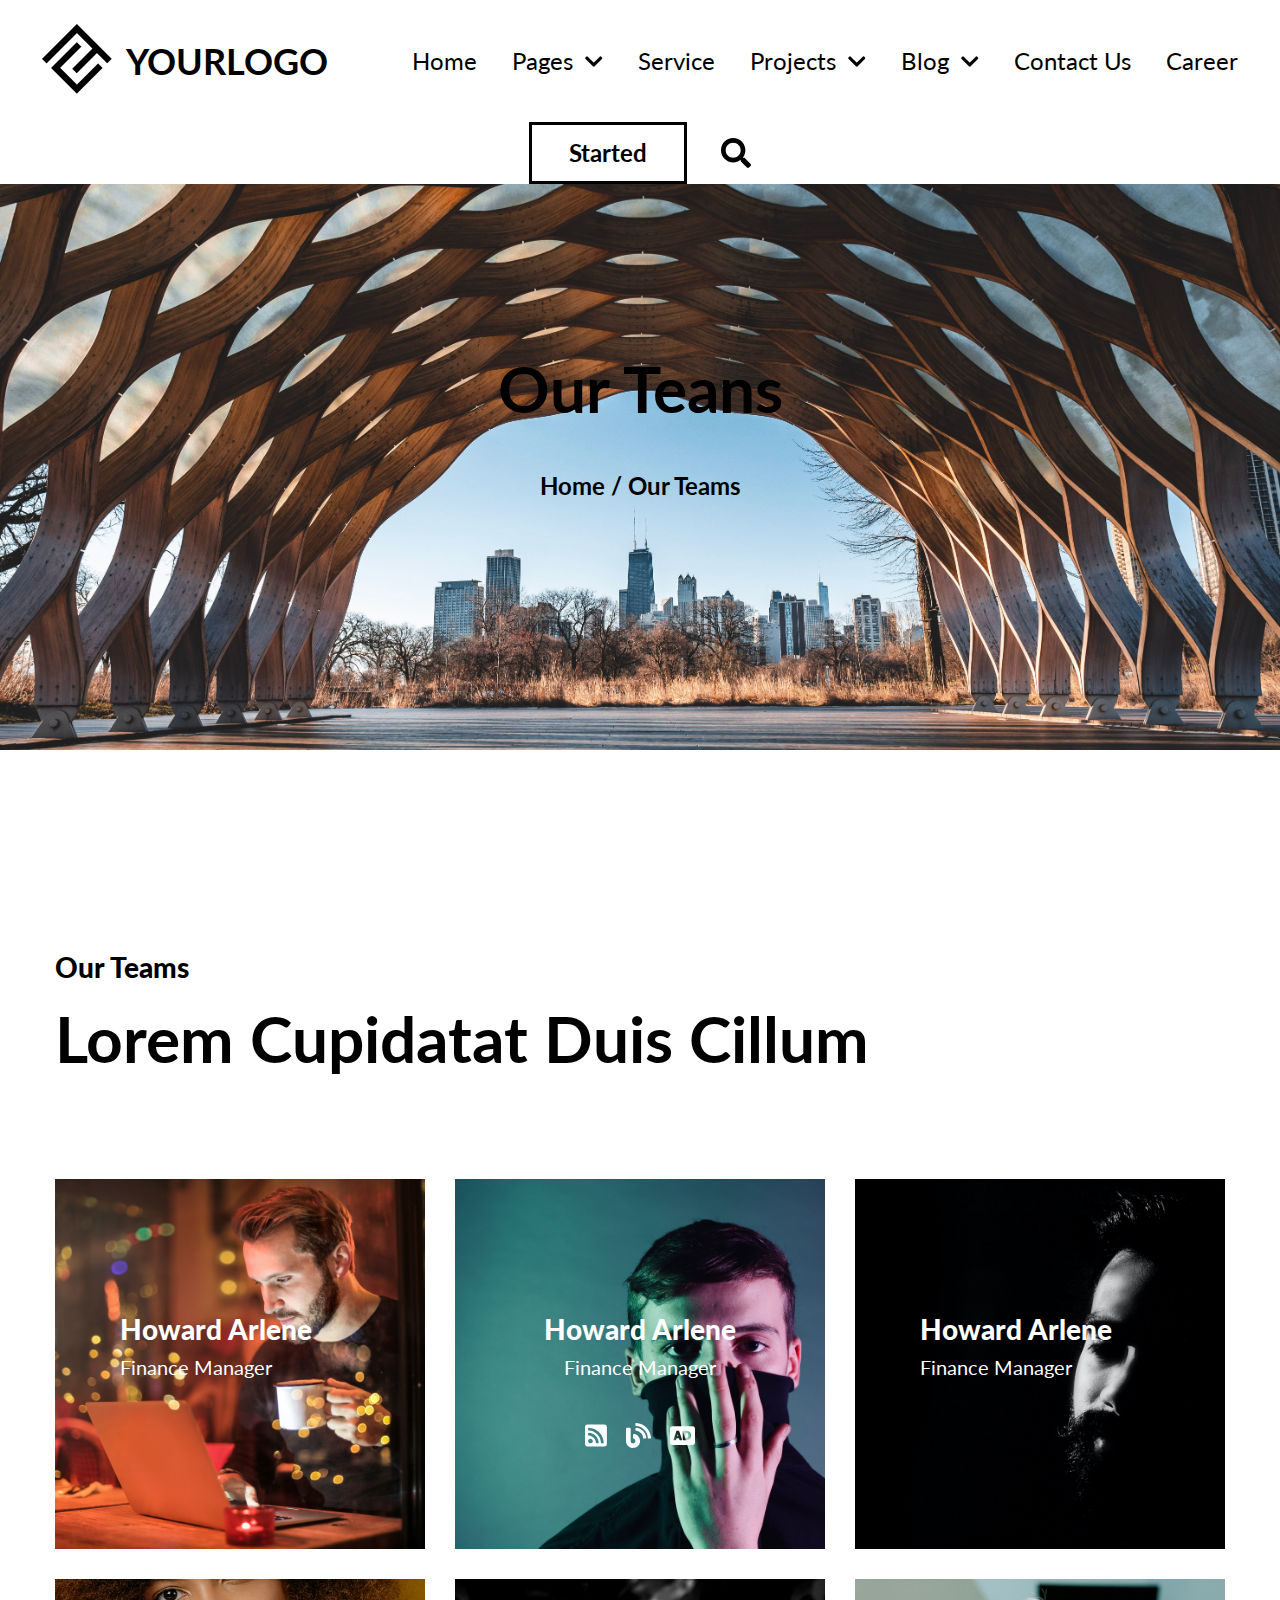
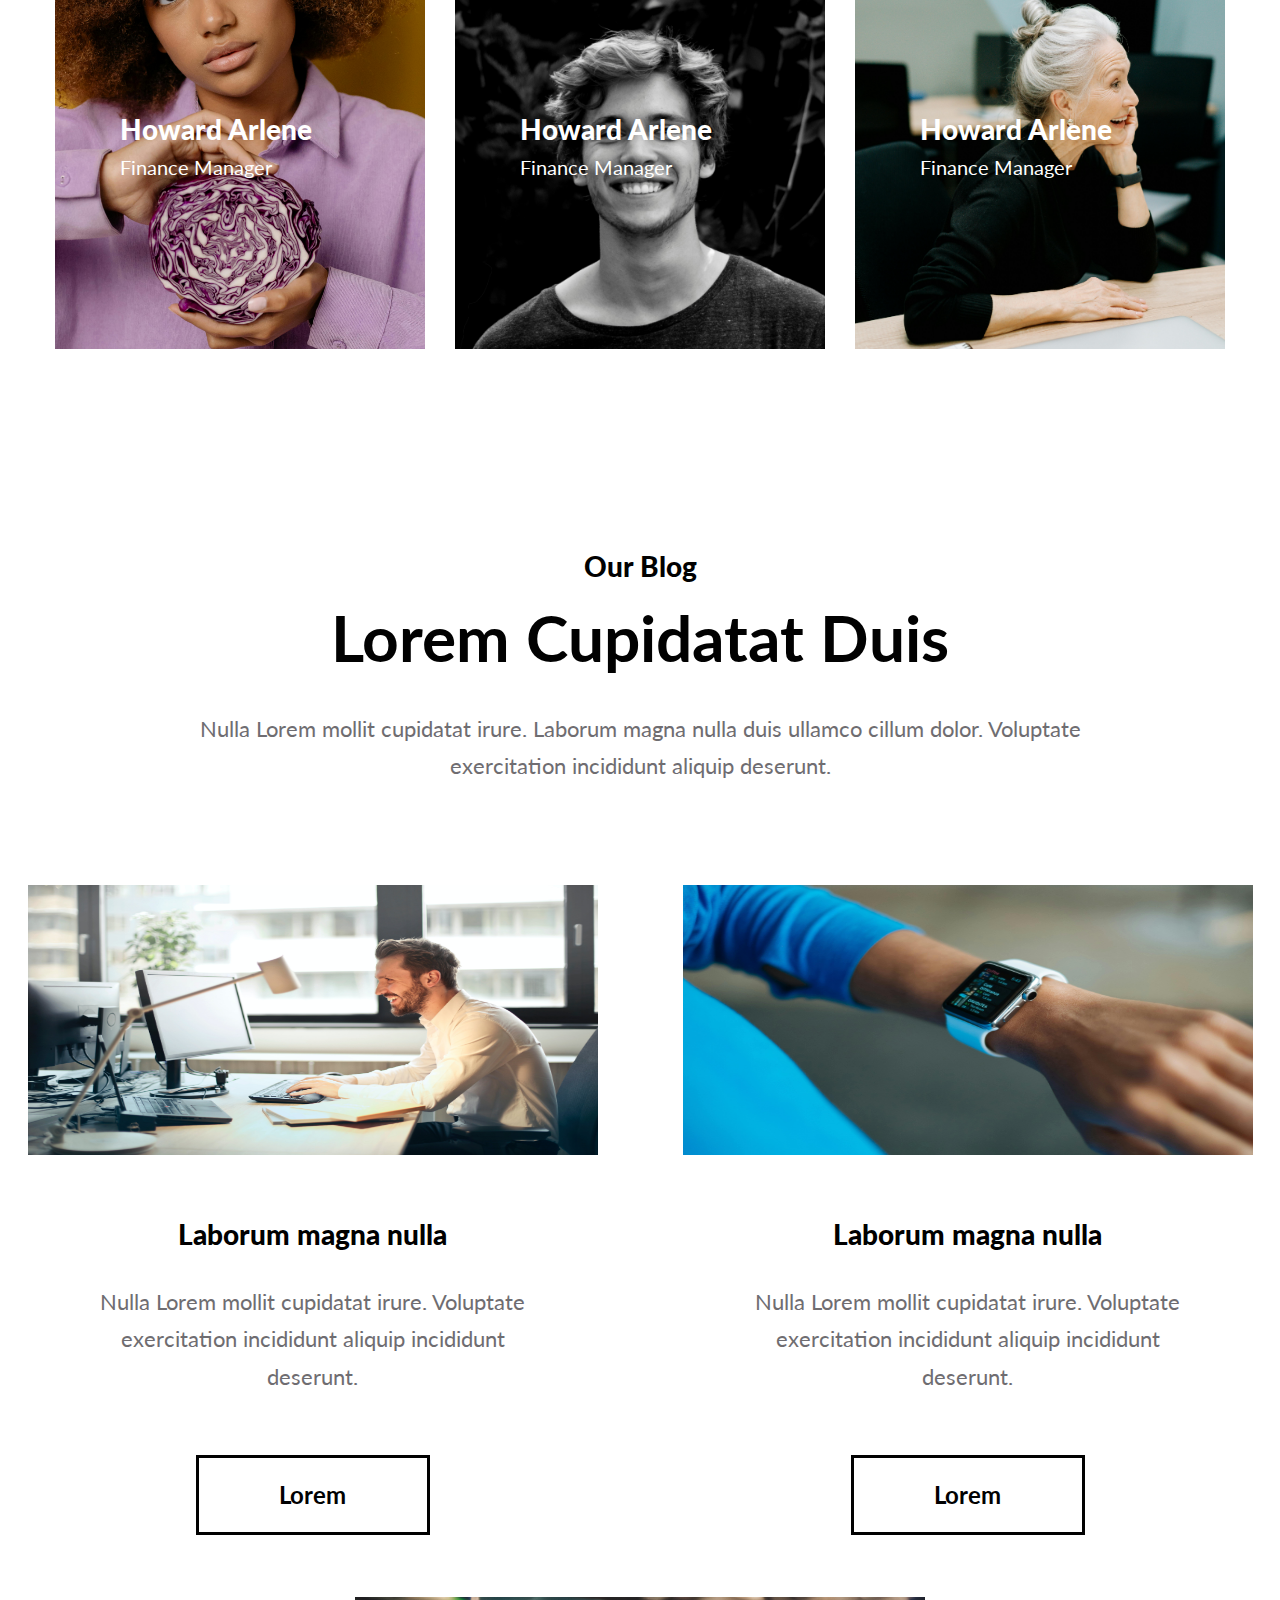
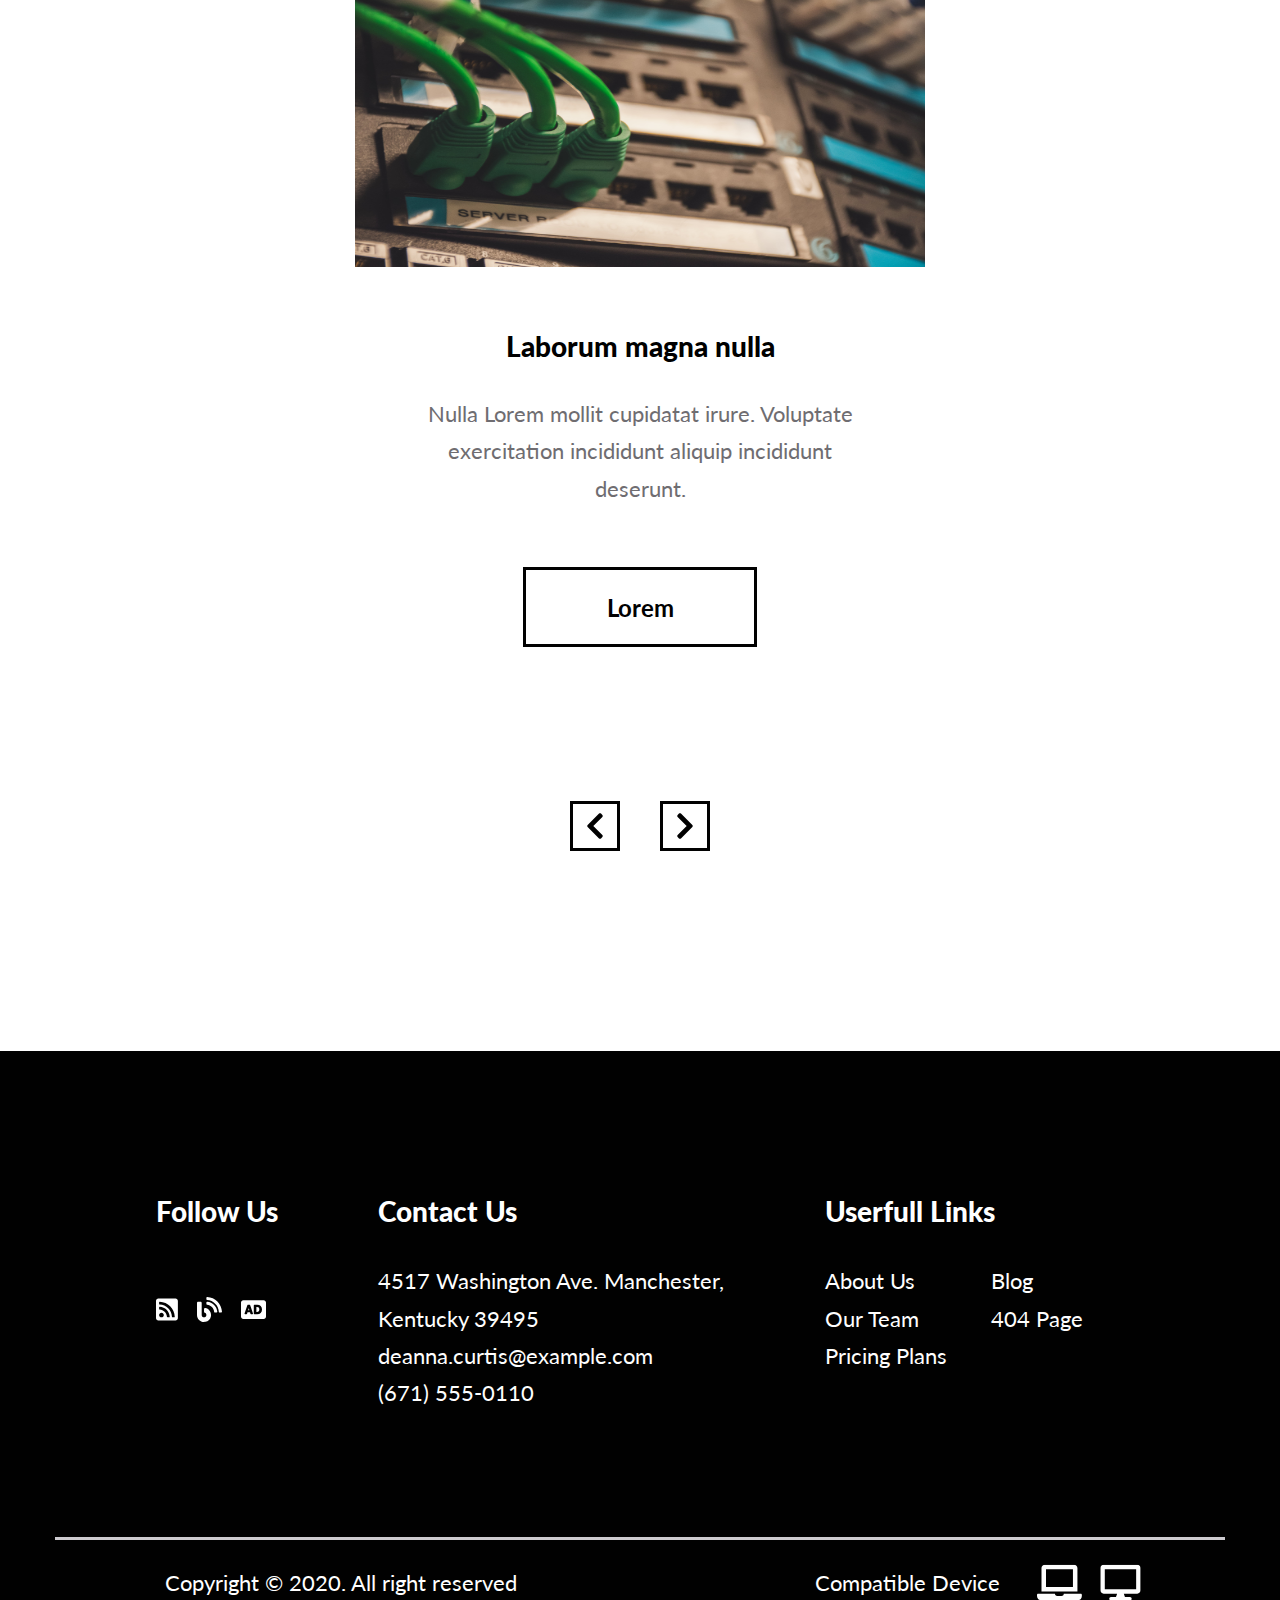
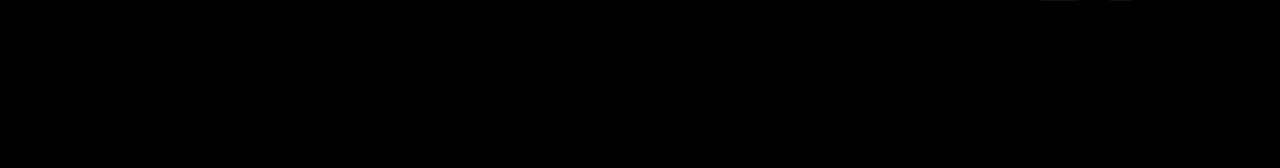
<file: our-teams.html>
<!DOCTYPE html>

<body lang="en">

    <head>
        <meta charset="UTF-8">
        <meta name="viewport" content="width=device-width, initial-scale=1.0">
        <title>Home</title>

        <link rel="stylesheet" href="assets/css/style.css">
    </head>

    <body>
        <header class="display-flex flex-row bg-white">
            <div class="logo-area display-flex align-center">
                <div class="logo-img">
                    <img src="assets/img/logo.png" alt="">
                </div>
                <div class="logo-text">YOURLOGO</div>
            </div>
            <ul class="nav-links display-flex align-center">
                <li class="nav-link">
                    <a href="index.html">Home</a>
                </li>
                <li class="nav-link pages">
                    <div class="nav-link">
                        <a href="#">Pages </a>
                        <img src="assets/img/chevron-down.png" alt="">
                    </div>
                    <ul class="pages-ul">
                        <li><a href="about.html">About Us</a></li>
                        <li><a href="our-teams.html">Our Teams</a></li>
                        <li><a href="service.html">Service</a></li>
                        <li><a href="pricing.html">Price</a></li>
                        <li><a href="our-process.html">Our Process</a></li>
                        <li><a href="404.html">404 Page</a></li>
                    </ul>
                    </div>
                </li>
                <li class="nav-link">
                    <a href="service.html">Service </a>
                </li>
                <li class="nav-link project">
                    <div class="nav-link">
                        <a href="project.html">Projects</a>
                        <img src="assets/img/chevron-down.png" alt="">
                    </div>
                    <ul class="project-ul">
                        <li><a href="project.html">Project</a></li>
                        <li><a href="project-detail.html">Project Details</a></li>
                    </ul>
                </li>
                <li class="nav-link blog">
                    <div class="nav-link">
                        <a href="blog.html">Blog</a>
                        <img src="assets/img/chevron-down.png" alt="">
                    </div>
                    <ul class="blog-ul">
                        <li><a href="blog.html">Blog</a></li>
                        <li><a href="blog-detail.html">Blog Details</a></li>
                    </ul>
                </li>
                <li class="nav-link">
                    <a href="contact-us.html">Contact Us</a>
                </li>
                <li class="nav-link">
                    <a href="career.html">Career</a>
                </li>

            </ul>
            <div class="head-right display-flex align-center">
                <button class="btn" id="started-btn">Started</button>
                <img src="assets/img/search.svg" alt="" class="search-btn">
            </div>
        </header>

        <main>
            <section class="page-banner text-center bg-settings display-flex flex-column">
                <h1 class="page-title">Our Teans</h1>
                <h5 class="banner-subtitle">Home / Our Teams</h5>
            </section>
            <section class="our-teams">
                <div class="container">
                    <div class="section-head align-left">
                        <h5 class="section-subtitle text-left">Our Teams</h5>
                        <h3 class="section-title text-left ">Lorem Cupidatat Duis Cillum</h3>
                    </div>
                    <div class="section-body">
                        <div class="teams-cards">
                            <div class="teams-card bg-settings">
                                <h6 class="card-title text-white">Howard Arlene</h6>
                                <div class="card-subtitle text-white">Finance Manager</div>
                            </div>
                            <div class="teams-card bg-settings">
                                <h6 class="card-title text-white">Howard Arlene</h6>
                                <div class="card-subtitle text-white">Finance Manager</div>
                                <div class="socials">
                                    <ul class="display-flex">
                                        <li><a href="#"><img src="assets/img/rss-square-white.svg" alt=""></a></li>
                                        <li><a href="#"><img src="assets/img/blog-white.svg" alt=""></a></li>
                                        <li><a href="#"><img src="assets/img/audio-description-white.svg" alt=""></a>
                                        </li>
                                    </ul>
                                </div>
                            </div>
                            <div class="teams-card bg-settings">
                                <h6 class="card-title text-white">Howard Arlene</h6>
                                <div class="card-subtitle text-white">Finance Manager</div>
                            </div>
                            <div class="teams-card bg-settings">
                                <h6 class="card-title text-white">Howard Arlene</h6>
                                <div class="card-subtitle text-white">Finance Manager</div>
                            </div>
                            <div class="teams-card bg-settings">
                                <h6 class="card-title text-white">Howard Arlene</h6>
                                <div class="card-subtitle text-white">Finance Manager</div>
                            </div>
                            <div class="teams-card bg-settings">
                                <h6 class="card-title text-white">Howard Arlene</h6>
                                <div class="card-subtitle text-white">Finance Manager</div>
                            </div>
                        </div>
                    </div>
                </div>
            </section>
            <section class="our-blog">
                <div class="section-head align-center">
                    <h5 class="section-subtitle text-center">Our Blog</h5>
                    <h3 class="section-title text-center">Lorem Cupidatat Duis</h3>
                    <p class="section-text text-center">Nulla Lorem mollit cupidatat irure. Laborum magna nulla
                        duis
                        ullamco
                        cillum dolor. Voluptate exercitation incididunt
                        aliquip deserunt.</p>
                </div>
                <div class="section-body">
                    <div class="blog-cards mg-auto mt100">
                        <div class="blog-card">
                            <img src="assets/img/card1.jpg" alt="">
                            <div class="blog-card-body">
                                <h6 class="card-title text-center">Laborum magna nulla</h6>
                                <p class=" text-gray text-center mt32">
                                    Nulla Lorem mollit cupidatat irure. Voluptate exercitation incididunt aliquip
                                    incididunt deserunt.
                                </p>
                                <div class="blog-card-btn btn">Lorem</div>
                            </div>

                        </div>
                        <div class="blog-card">
                            <img src="assets/img/card2.jpg" alt="">
                            <div class="blog-card-body">
                                <h6 class="card-title text-center">Laborum magna nulla</h6>
                                <p class=" text-gray text-center mt32">
                                    Nulla Lorem mollit cupidatat irure. Voluptate exercitation incididunt aliquip
                                    incididunt deserunt.
                                </p>
                                <div class="blog-card-btn btn">Lorem</div>
                            </div>

                        </div>
                        <div class="blog-card">
                            <img src="assets/img/card3.jpg" alt="">
                            <div class="blog-card-body">
                                <h6 class="card-title text-center">Laborum magna nulla</h6>
                                <p class=" text-gray text-center mt32">
                                    Nulla Lorem mollit cupidatat irure. Voluptate exercitation incididunt aliquip
                                    incididunt deserunt.
                                </p>
                                <div class="blog-card-btn btn">Lorem</div>
                            </div>

                        </div>
                    </div>
                    <div class="page-btns display-flex justify-center">
                        <div class="page-btn btn">
                            <svg xmlns="http://www.w3.org/2000/svg" width="20" height="30" viewBox="0 0 20 30"
                                fill="none">
                                <path
                                    d="M2.64614 14.0054L14.0338 2.61831C14.5829 2.06929 15.4735 2.06929 16.0225 2.61831L17.3508 3.94663C17.8993 4.49507 17.8999 5.38335 17.3532 5.93296L8.32798 14.9998L17.3526 24.0671C17.8999 24.6167 17.8987 25.505 17.3502 26.0535L16.0219 27.3818C15.4729 27.9308 14.5823 27.9308 14.0333 27.3818L2.64614 15.9941C2.09712 15.4451 2.09712 14.5544 2.64614 14.0054Z"
                                    fill="black" />
                            </svg>
                        </div>
                        <div class="page-btn btn">
                            <svg xmlns="http://www.w3.org/2000/svg" width="20" height="30" viewBox="0 0 20 30"
                                fill="none">
                                <path
                                    d="M17.3505 15.9949L5.96314 27.3822C5.41394 27.9314 4.52355 27.9314 3.97441 27.3822L2.64626 26.0541C2.098 25.5058 2.09694 24.6173 2.64392 24.0677L11.6686 15.0006L2.64392 5.93346C2.09694 5.38391 2.098 4.49534 2.64626 3.94708L3.97441 2.61893C4.5236 2.06973 5.414 2.06973 5.96314 2.61893L17.3504 14.0062C17.8996 14.5554 17.8996 15.4457 17.3505 15.9949Z"
                                    fill="black" />
                            </svg>
                        </div>
                    </div>
                </div>
            </section>




            <!-- </main> -->

            <footer>
                <div class="container">
                    <div class="footer-body">
                        <div class="footer-row">
                            <div class="footer-col">
                                <h6 class="footer-col-head section-subtitle text-white text-left">
                                    Follow Us
                                </h6>
                                <div class="socials">
                                    <ul class="display-flex">
                                        <li><a href="#"><img src="assets/img/rss-square-white.svg" alt=""></a></li>
                                        <li><a href="#"><img src="assets/img/blog-white.svg" alt=""></a></li>
                                        <li><a href="#"><img src="assets/img/audio-description-white.svg" alt=""></a>
                                        </li>
                                    </ul>
                                </div>
                            </div>
                            <div class="footer-col">
                                <h6 class="footer-col-head section-subtitle text-white text-left">
                                    Contact Us
                                </h6>
                                <p>4517 Washington Ave. Manchester,<br> Kentucky 39495</p>
                                <p>deanna.curtis@example.com</p>
                                <p>(671) 555-0110</p>
                            </div>
                            <div class="footer-col">
                                <h6 class="footer-col-head section-subtitle text-white text-left">
                                    Userfull Links
                                </h6>
                                <ul class="footer-col3-links">
                                    <li><a href="about.html">About Us</a></li>
                                    <li><a href="blog.html">Blog</a></li>
                                    <li><a href="our-teams.html">Our Team</a></li>
                                    <li><a href="404.html">404 Page</a></li>
                                    <li><a href="pricing.html">Pricing Plans</a></li>
                                </ul>
                            </div>
                        </div>
                        <div class="footer-row">
                            <div class="footer-row2-body">
                                <div>
                                    <p>Copyright © 2020. All right reserved</p>
                                </div>
                                <div class="compadible-devices">
                                    <p>Compatible Device</p>
                                    <div class="compadible-devices-logos">
                                        <img src="assets/img/laptop.svg" alt="">
                                        <img src="assets/img/desktop.svg" alt="">
                                    </div>
                                </div>
                            </div>
                        </div>
                    </div>
                </div>
            </footer>

            <!-- </body> -->
            <!-- </html> -->
</file>
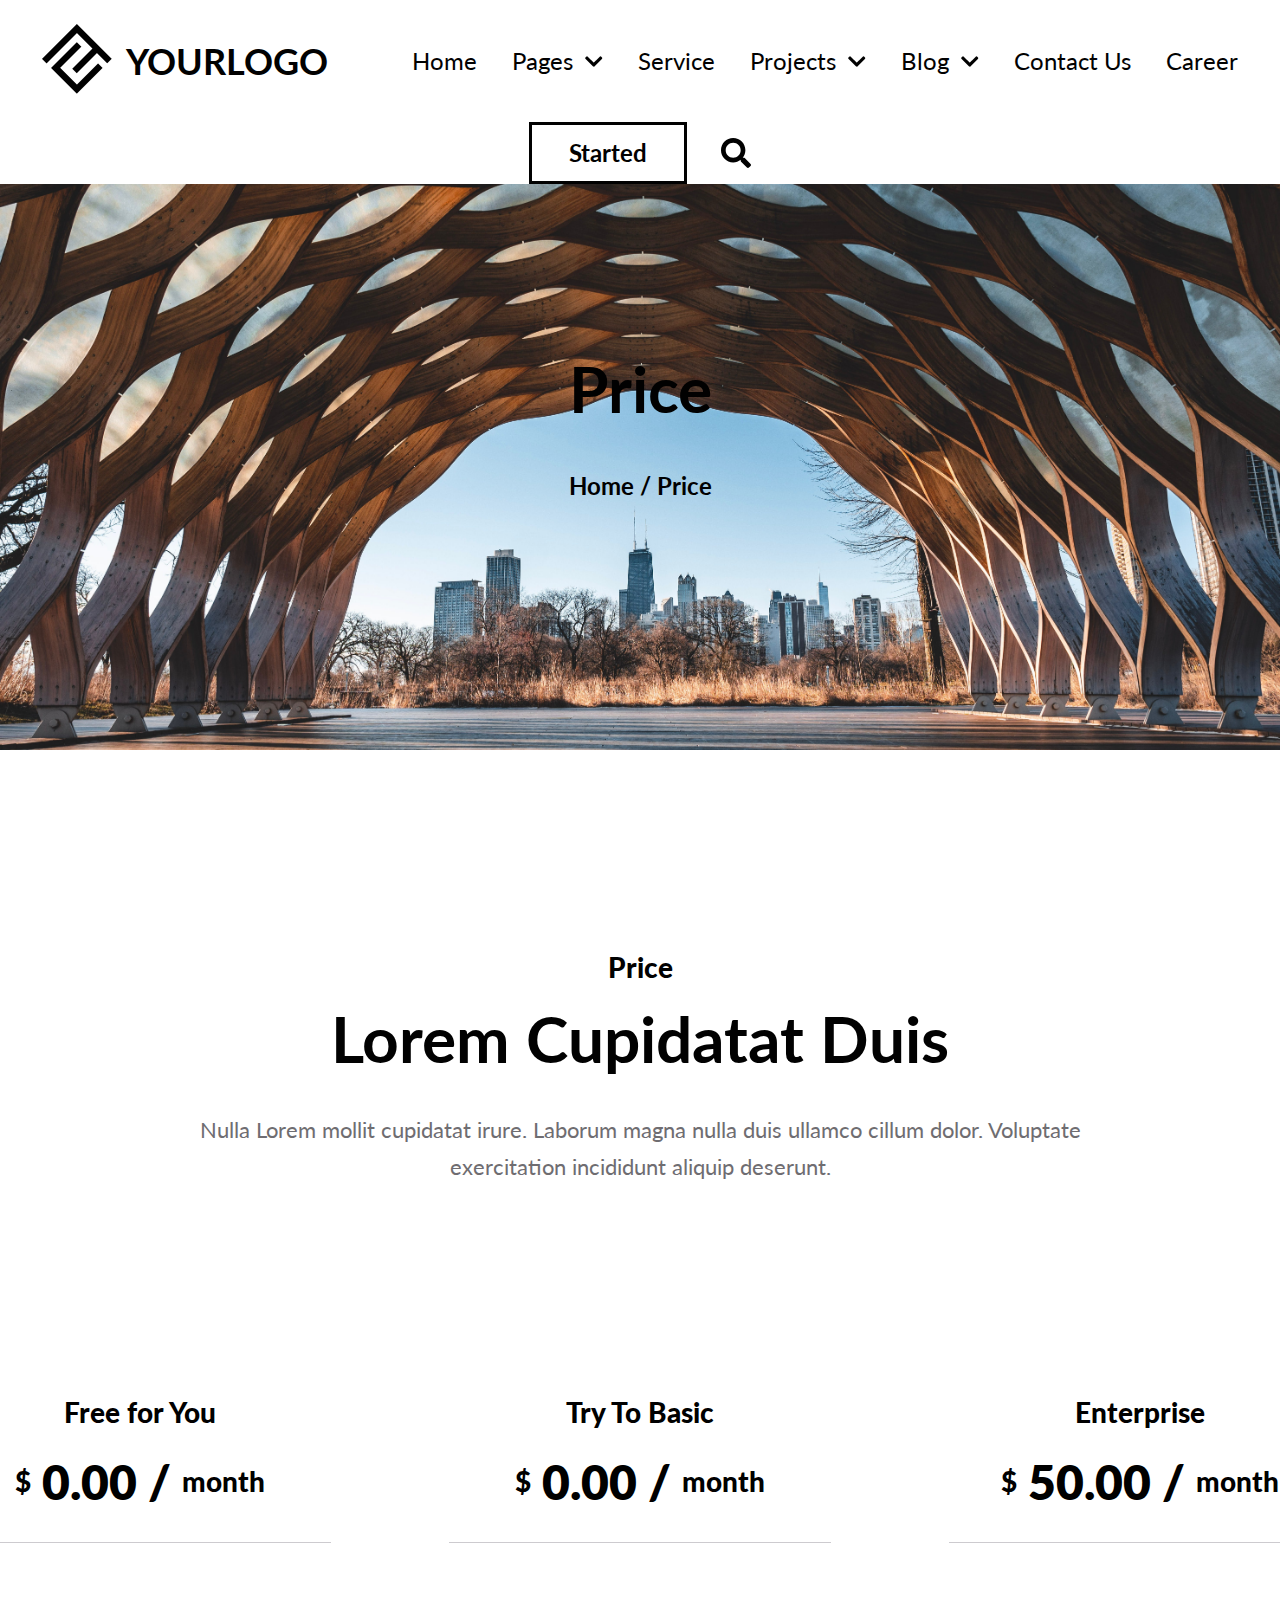
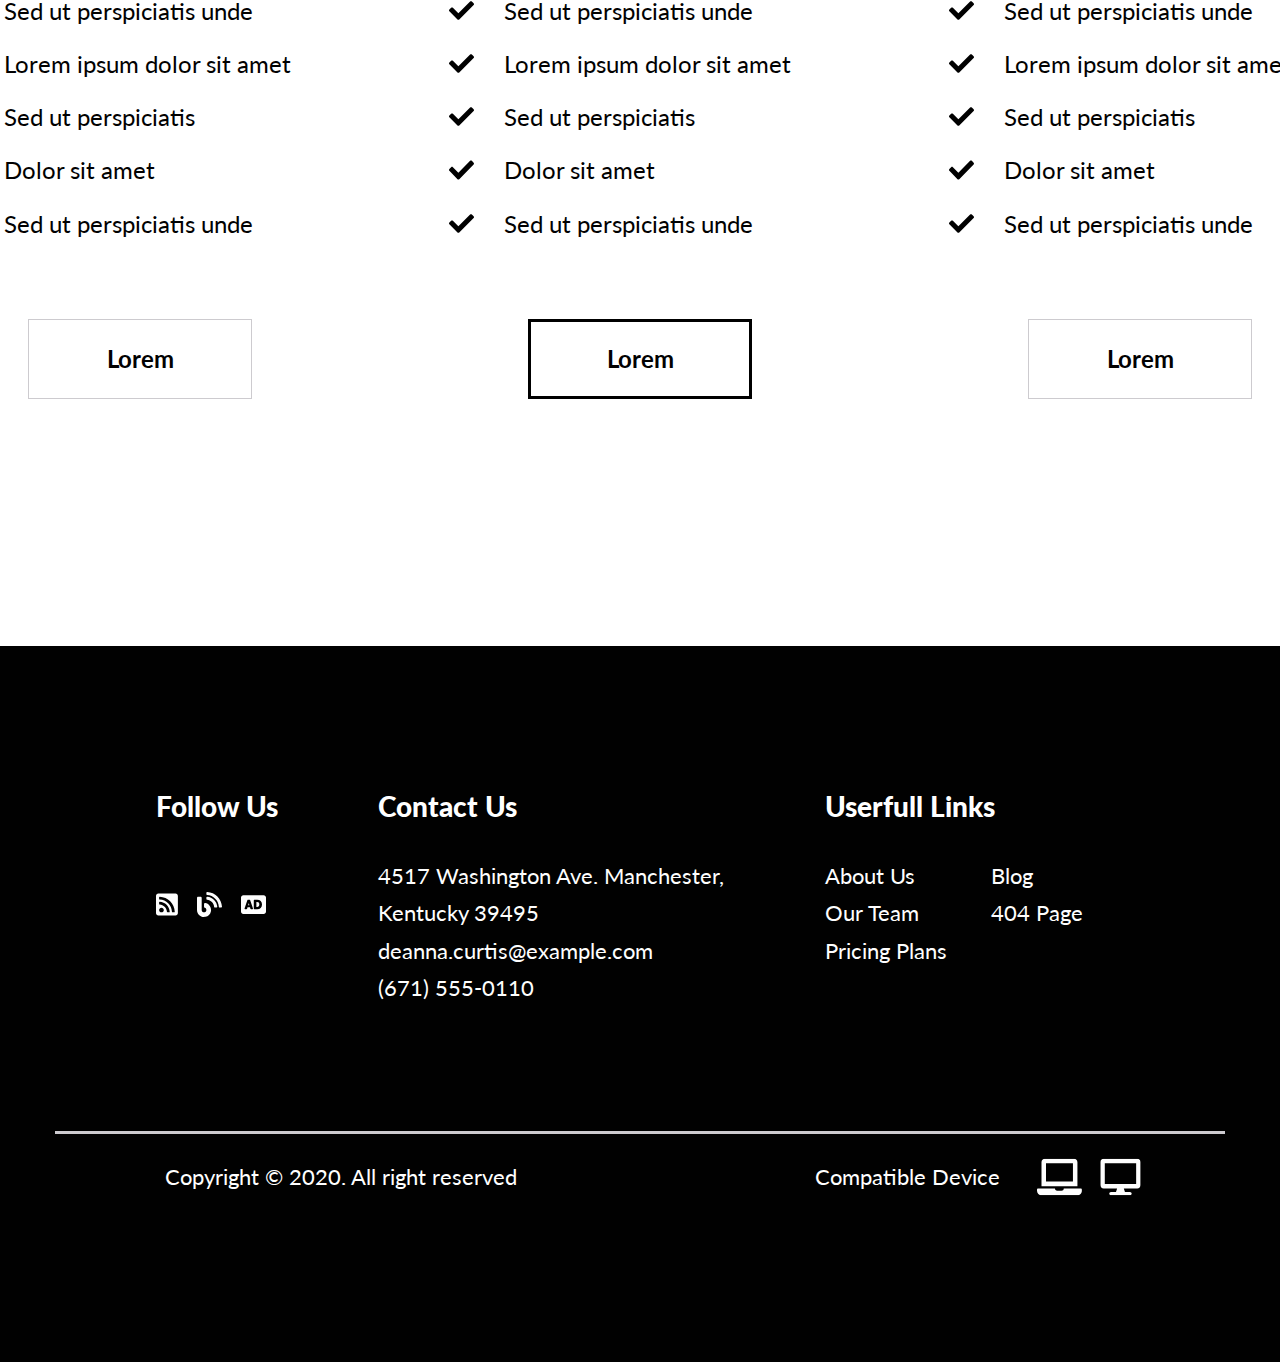
<file: pricing.html>
<!DOCTYPE html>

<body lang="en">

    <head>
        <meta charset="UTF-8">
        <meta name="viewport" content="width=device-width, initial-scale=1.0">
        <title>Home</title>

        <link rel="stylesheet" href="assets/css/style.css">
    </head>

    <body>
        <header class="display-flex flex-row bg-white">
            <div class="logo-area display-flex align-center">
                <div class="logo-img">
                    <img src="assets/img/logo.png" alt="">
                </div>
                <div class="logo-text">YOURLOGO</div>
            </div>
            <ul class="nav-links display-flex align-center">
                <li class="nav-link">
                    <a href="index.html">Home</a>
                </li>
                <li class="nav-link pages">
                    <div class="nav-link">
                        <a href="#">Pages </a>
                        <img src="assets/img/chevron-down.png" alt="">
                    </div>
                    <ul class="pages-ul">
                        <li><a href="about.html">About Us</a></li>
                        <li><a href="our-teams.html">Our Teams</a></li>
                        <li><a href="service.html">Service</a></li>
                        <li><a href="pricing.html">Price</a></li>
                        <li><a href="our-process.html">Our Process</a></li>
                        <li><a href="404.html">404 Page</a></li>
                    </ul>
                    </div>
                </li>
                <li class="nav-link">
                    <a href="service.html">Service </a>
                </li>
                <li class="nav-link project">
                    <div class="nav-link">
                        <a href="project.html">Projects</a>
                        <img src="assets/img/chevron-down.png" alt="">
                    </div>
                    <ul class="project-ul">
                        <li><a href="project.html">Project</a></li>
                        <li><a href="project-detail.html">Project Details</a></li>
                    </ul>
                </li>
                <li class="nav-link blog">
                    <div class="nav-link">
                        <a href="blog.html">Blog</a>
                        <img src="assets/img/chevron-down.png" alt="">
                    </div>
                    <ul class="blog-ul">
                        <li><a href="blog.html">Blog</a></li>
                        <li><a href="blog-detail.html">Blog Details</a></li>
                    </ul>
                </li>
                <li class="nav-link">
                    <a href="contact-us.html">Contact Us</a>
                </li>
                <li class="nav-link">
                    <a href="career.html">Career</a>
                </li>

            </ul>
            <div class="head-right display-flex align-center">
                <button class="btn" id="started-btn">Started</button>
                <img src="assets/img/search.svg" alt="" class="search-btn">
            </div>
        </header>

        <main>
            <section class="page-banner text-center bg-settings display-flex flex-column">
                <h1 class="page-title">Price</h1>
                <h5 class="banner-subtitle">Home / Price</h5>
            </section>
            <section class="price section">

                <div class="section-head align-center">
                    <h5 class="section-subtitle text-center">Price</h5>
                    <h3 class="section-title text-center">Lorem Cupidatat Duis</h3>
                    <p class="section-text text-center">Nulla Lorem mollit cupidatat irure. Laborum magna nulla
                        duis
                        ullamco
                        cillum dolor. Voluptate exercitation incididunt
                        aliquip deserunt.</p>
                </div>
                <div class="section-body">
                    <div class="price-cards">
                        <div class="price-card">
                            <div class="card-title">Free for You</div>
                            <div class="money-row">
                                <div class="money-text">$</div>
                                <div class="money-number">0.00 /</div>
                                <div class="money-text">month</div>
                            </div>
                            <div class="specs">
                                <div class="spec-row">
                                    <img src="assets/img/check.svg" alt="">
                                    <div class="spec-text">
                                        Sed ut perspiciatis unde
                                    </div>
                                </div>
                                <div class="spec-row">
                                    <img src="assets/img/check.svg" alt="">
                                    <div class="spec-text">
                                        Lorem ipsum dolor sit amet
                                    </div>
                                </div>
                                <div class="spec-row">
                                    <img src="assets/img/check.svg" alt="">
                                    <div class="spec-text">
                                        Sed ut perspiciatis
                                    </div>
                                </div>
                                <div class="spec-row">
                                    <img src="assets/img/check.svg" alt="">
                                    <div class="spec-text">
                                        Dolor sit amet
                                    </div>
                                </div>
                                <div class="spec-row">
                                    <img src="assets/img/check.svg" alt="">
                                    <div class="spec-text">
                                        Sed ut perspiciatis unde
                                    </div>
                                </div>
                            </div>
                            <button class="btn">Lorem</button>
                        </div>
                        <div class="price-card">
                            <div class="card-title">Try To Basic</div>
                            <div class="money-row">
                                <div class="money-text">$</div>
                                <div class="money-number">0.00 /</div>
                                <div class="money-text">month</div>
                            </div>
                            <div class="specs">
                                <div class="spec-row">
                                    <img src="assets/img/check.svg" alt="">
                                    <div class="spec-text">
                                        Sed ut perspiciatis unde
                                    </div>
                                </div>
                                <div class="spec-row">
                                    <img src="assets/img/check.svg" alt="">
                                    <div class="spec-text">
                                        Lorem ipsum dolor sit amet
                                    </div>
                                </div>
                                <div class="spec-row">
                                    <img src="assets/img/check.svg" alt="">
                                    <div class="spec-text">
                                        Sed ut perspiciatis
                                    </div>
                                </div>
                                <div class="spec-row">
                                    <img src="assets/img/check.svg" alt="">
                                    <div class="spec-text">
                                        Dolor sit amet
                                    </div>
                                </div>
                                <div class="spec-row">
                                    <img src="assets/img/check.svg" alt="">
                                    <div class="spec-text">
                                        Sed ut perspiciatis unde
                                    </div>
                                </div>
                            </div>
                            <button class="btn">Lorem</button>
                        </div>
                        <div class="price-card">
                            <div class="card-title">Enterprise</div>
                            <div class="money-row">
                                <div class="money-text">$</div>
                                <div class="money-number">50.00 /</div>
                                <div class="money-text">month</div>
                            </div>
                            <div class="specs">
                                <div class="spec-row">
                                    <img src="assets/img/check.svg" alt="">
                                    <div class="spec-text">
                                        Sed ut perspiciatis unde
                                    </div>
                                </div>
                                <div class="spec-row">
                                    <img src="assets/img/check.svg" alt="">
                                    <div class="spec-text">
                                        Lorem ipsum dolor sit amet
                                    </div>
                                </div>
                                <div class="spec-row">
                                    <img src="assets/img/check.svg" alt="">
                                    <div class="spec-text">
                                        Sed ut perspiciatis
                                    </div>
                                </div>
                                <div class="spec-row">
                                    <img src="assets/img/check.svg" alt="">
                                    <div class="spec-text">
                                        Dolor sit amet
                                    </div>
                                </div>
                                <div class="spec-row">
                                    <img src="assets/img/check.svg" alt="">
                                    <div class="spec-text">
                                        Sed ut perspiciatis unde
                                    </div>
                                </div>
                            </div>
                            <button class="btn">Lorem</button>
                        </div>
                    </div>

                </div>
            </section>





            <!-- </main> -->

            <footer>
                <div class="container">
                    <div class="footer-body">
                        <div class="footer-row">
                            <div class="footer-col">
                                <h6 class="footer-col-head section-subtitle text-white text-left">
                                    Follow Us
                                </h6>
                                <div class="socials">
                                    <ul class="display-flex">
                                        <li><a href="#"><img src="assets/img/rss-square-white.svg" alt=""></a></li>
                                        <li><a href="#"><img src="assets/img/blog-white.svg" alt=""></a></li>
                                        <li><a href="#"><img src="assets/img/audio-description-white.svg" alt=""></a>
                                        </li>
                                    </ul>
                                </div>
                            </div>
                            <div class="footer-col">
                                <h6 class="footer-col-head section-subtitle text-white text-left">
                                    Contact Us
                                </h6>
                                <p>4517 Washington Ave. Manchester,<br> Kentucky 39495</p>
                                <p>deanna.curtis@example.com</p>
                                <p>(671) 555-0110</p>
                            </div>
                            <div class="footer-col">
                                <h6 class="footer-col-head section-subtitle text-white text-left">
                                    Userfull Links
                                </h6>
                                <ul class="footer-col3-links">
                                    <li><a href="about.html">About Us</a></li>
                                    <li><a href="blog.html">Blog</a></li>
                                    <li><a href="our-teams.html">Our Team</a></li>
                                    <li><a href="404.html">404 Page</a></li>
                                    <li><a href="pricing.html">Pricing Plans</a></li>
                                </ul>
                            </div>
                        </div>
                        <div class="footer-row">
                            <div class="footer-row2-body">
                                <div>
                                    <p>Copyright © 2020. All right reserved</p>
                                </div>
                                <div class="compadible-devices">
                                    <p>Compatible Device</p>
                                    <div class="compadible-devices-logos">
                                        <img src="assets/img/laptop.svg" alt="">
                                        <img src="assets/img/desktop.svg" alt="">
                                    </div>
                                </div>
                            </div>
                        </div>
                    </div>
                </div>
            </footer>

            <!-- </body> -->
            <!-- </html> -->
</file>
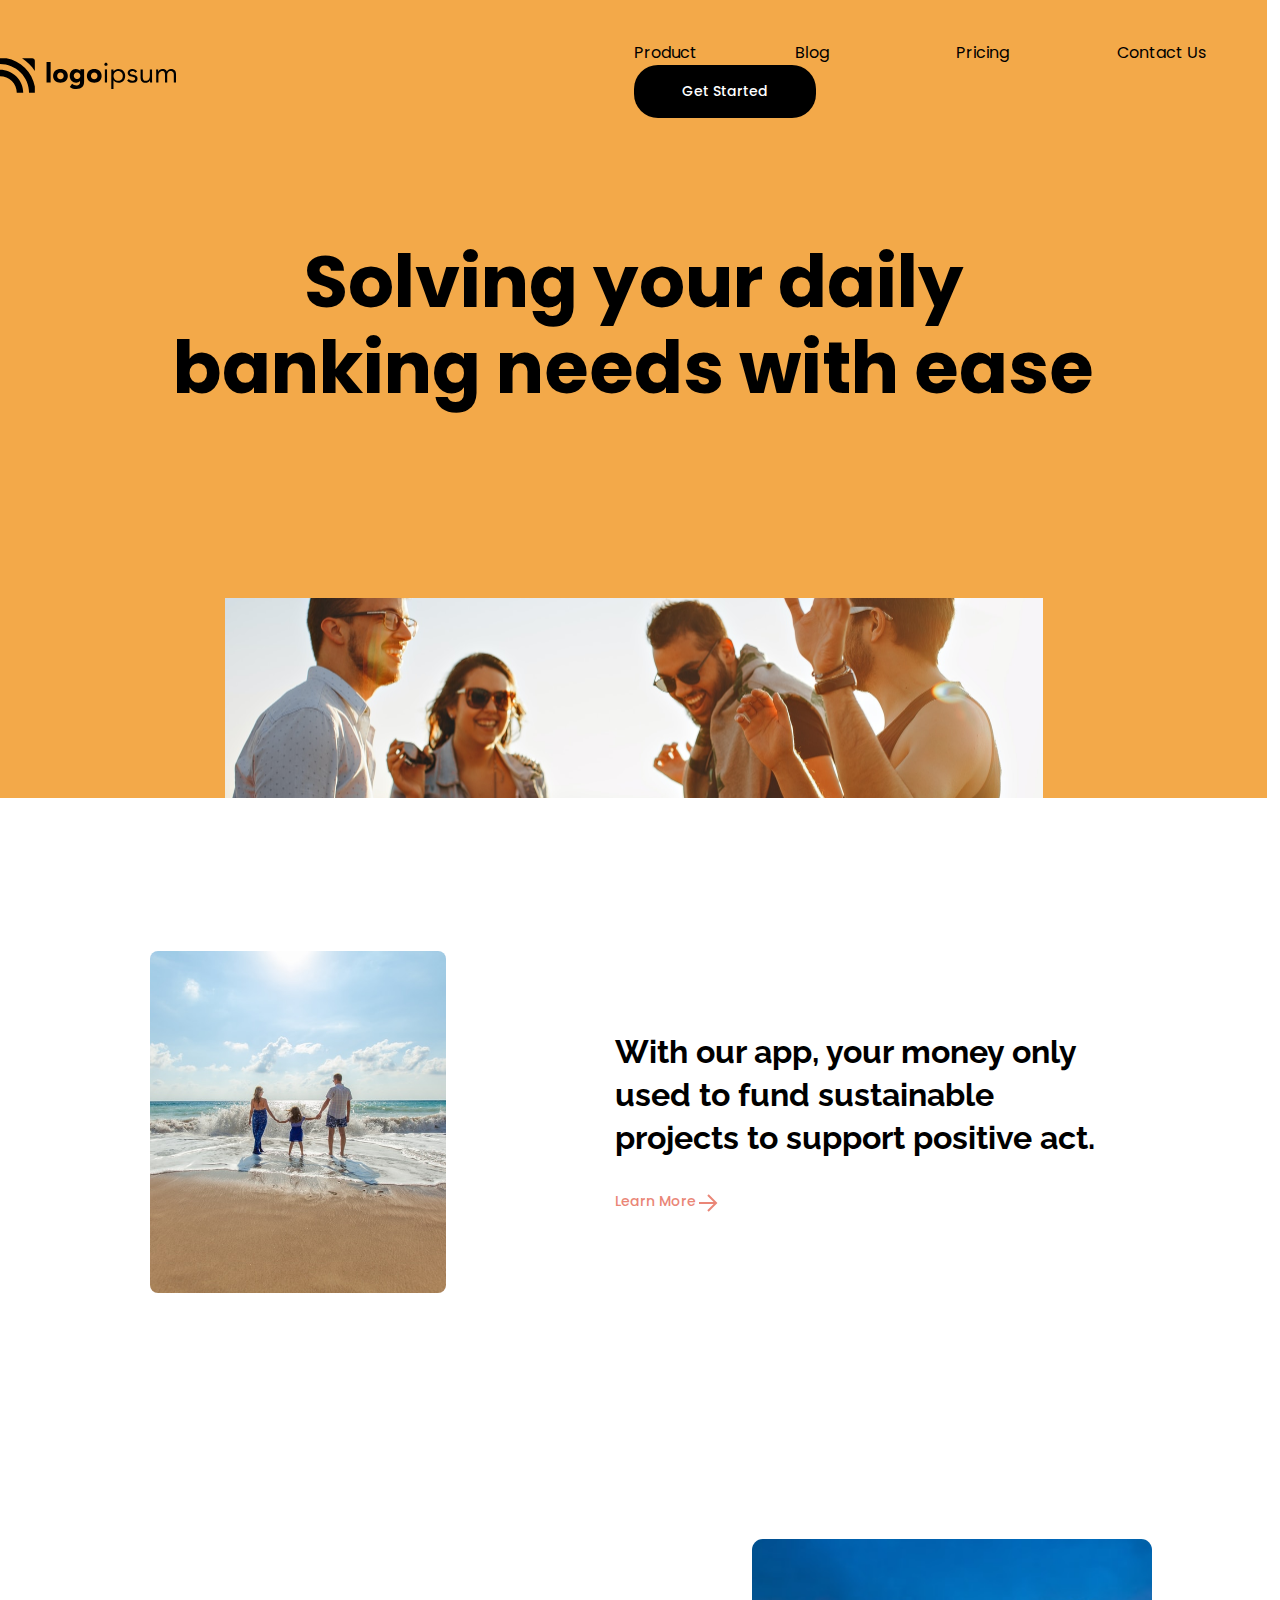
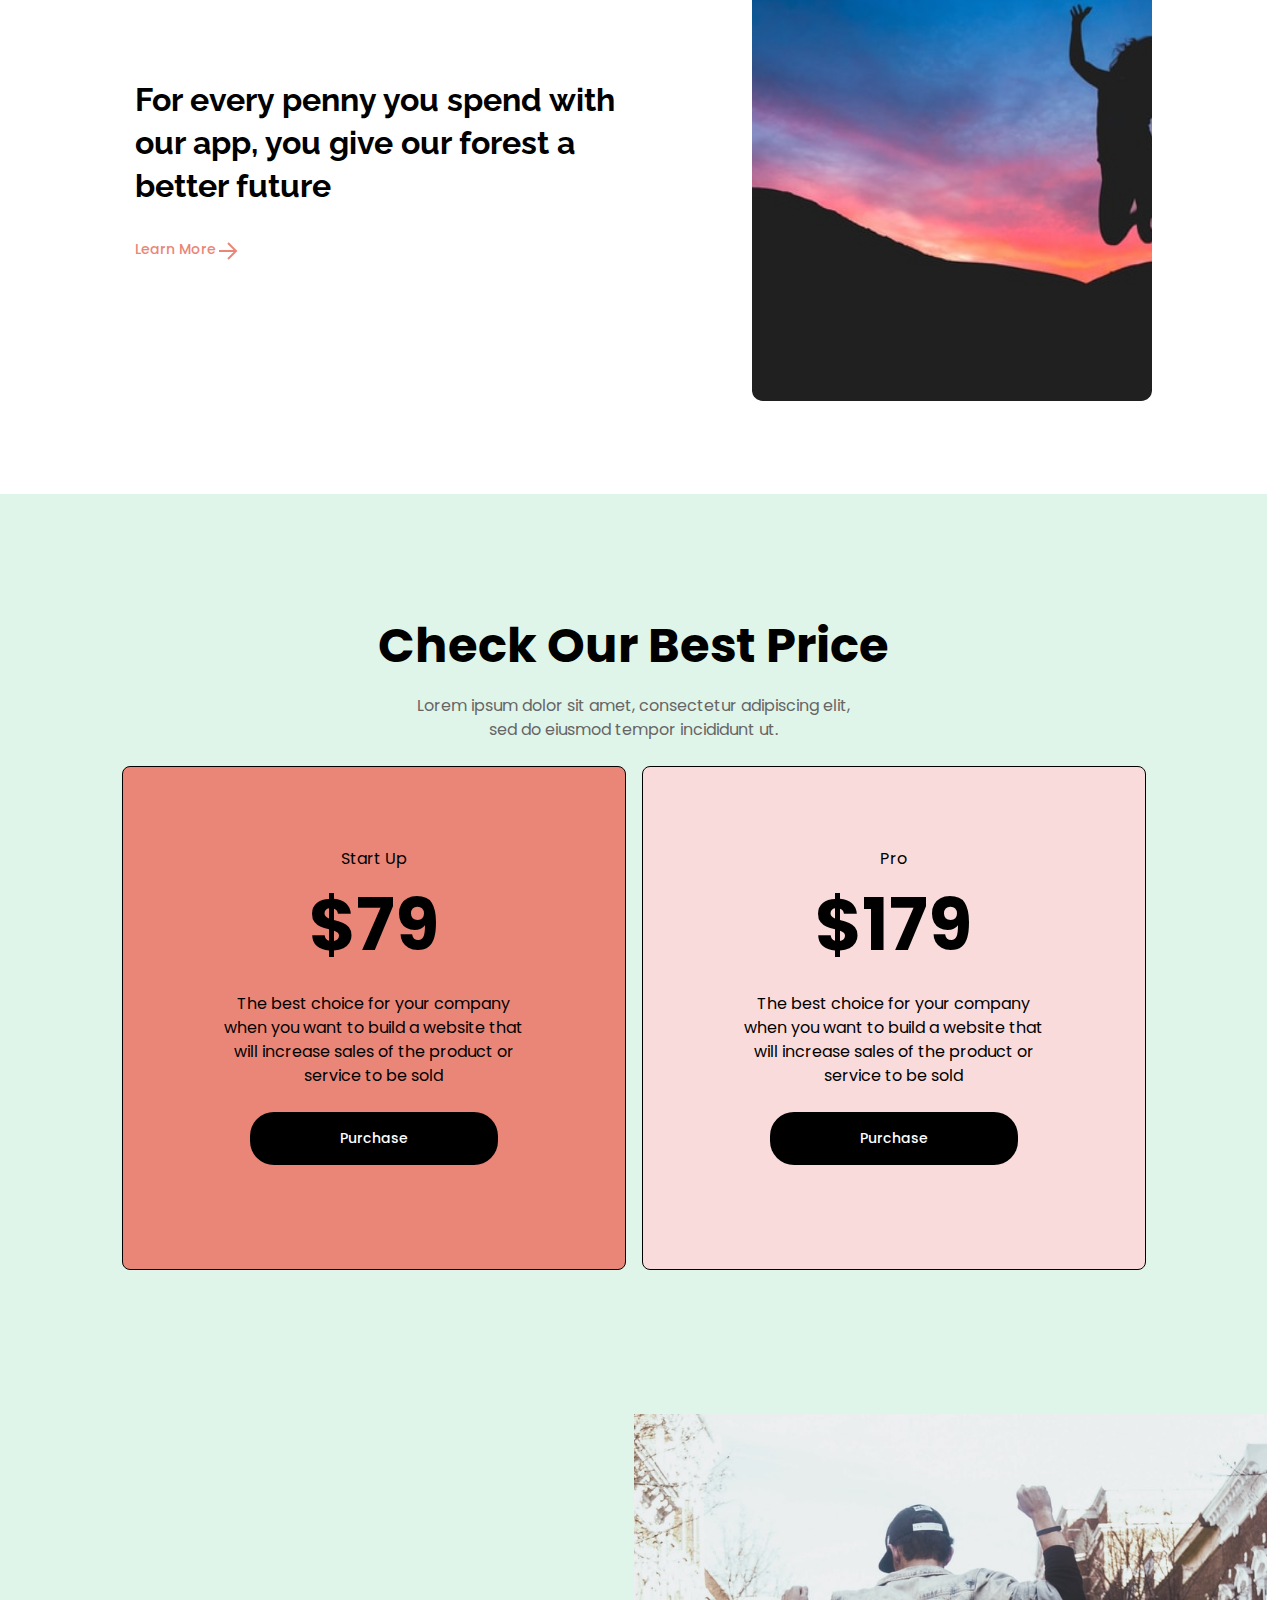
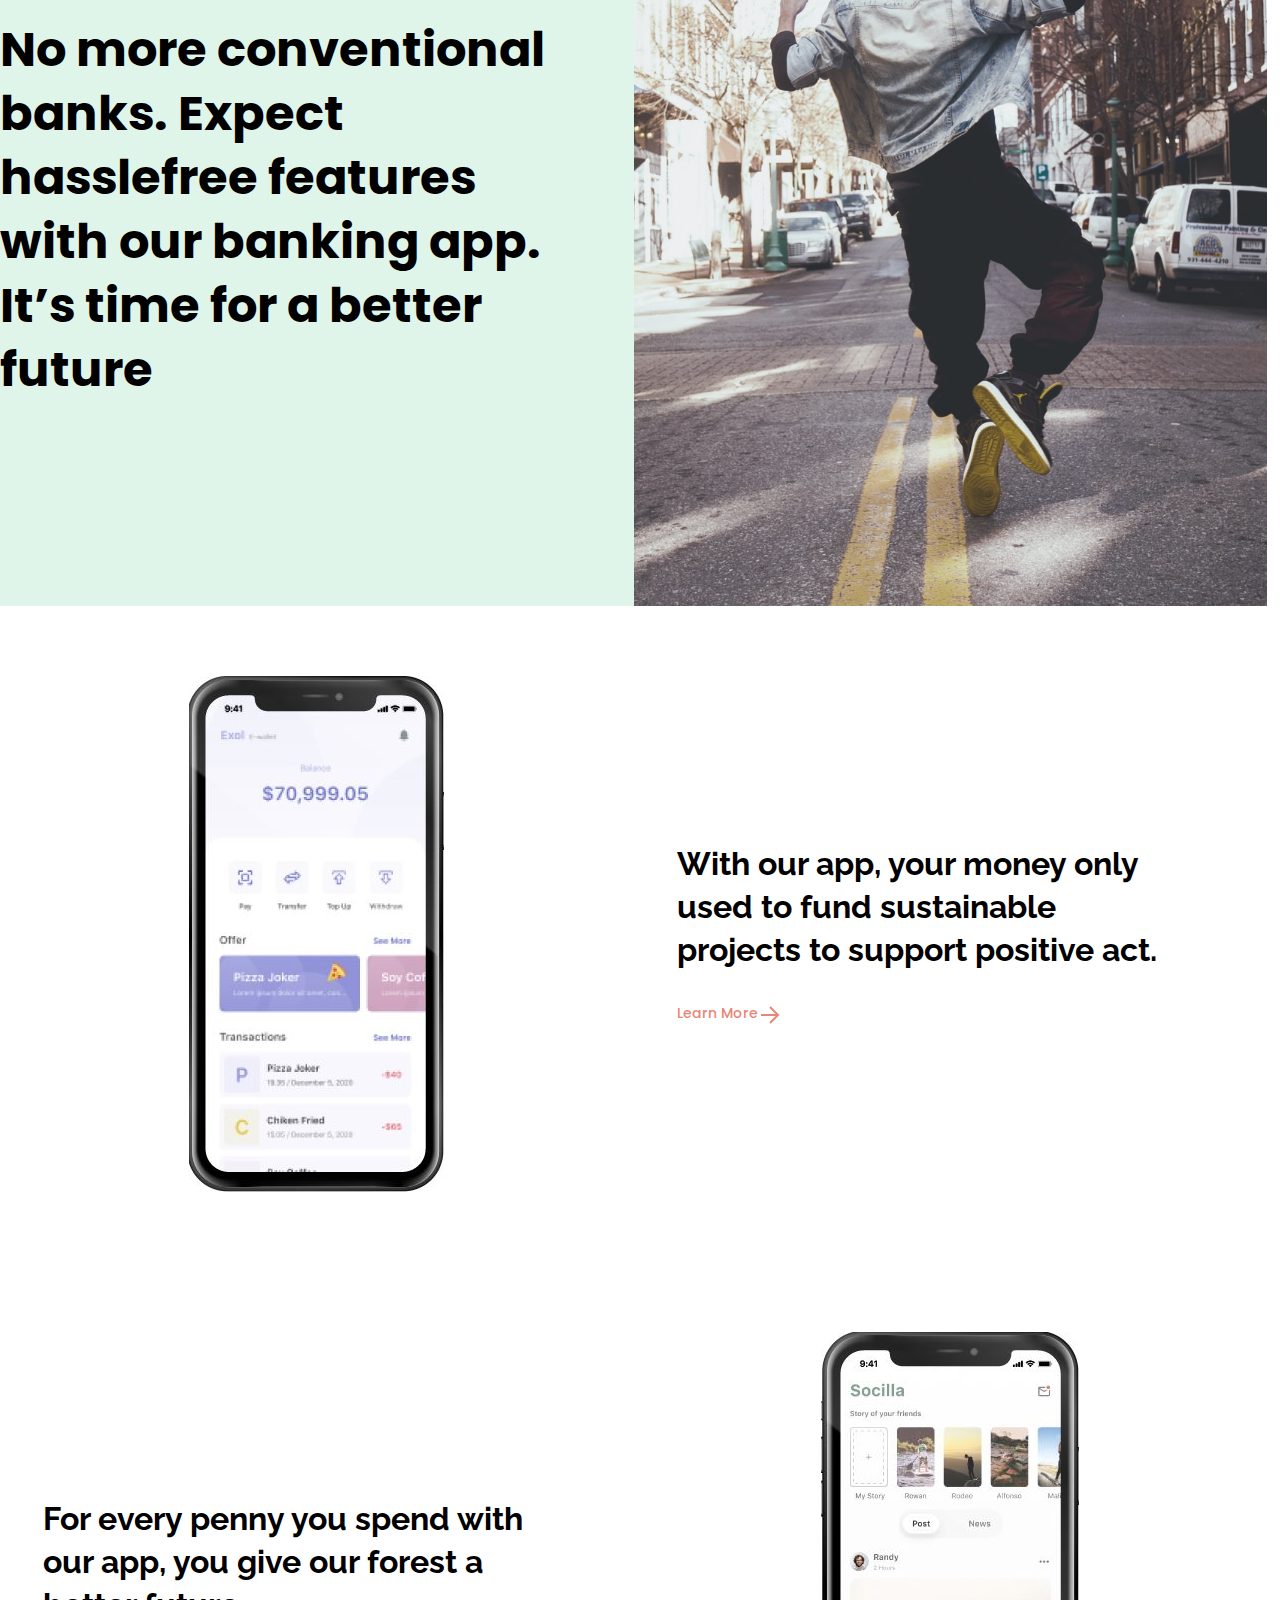
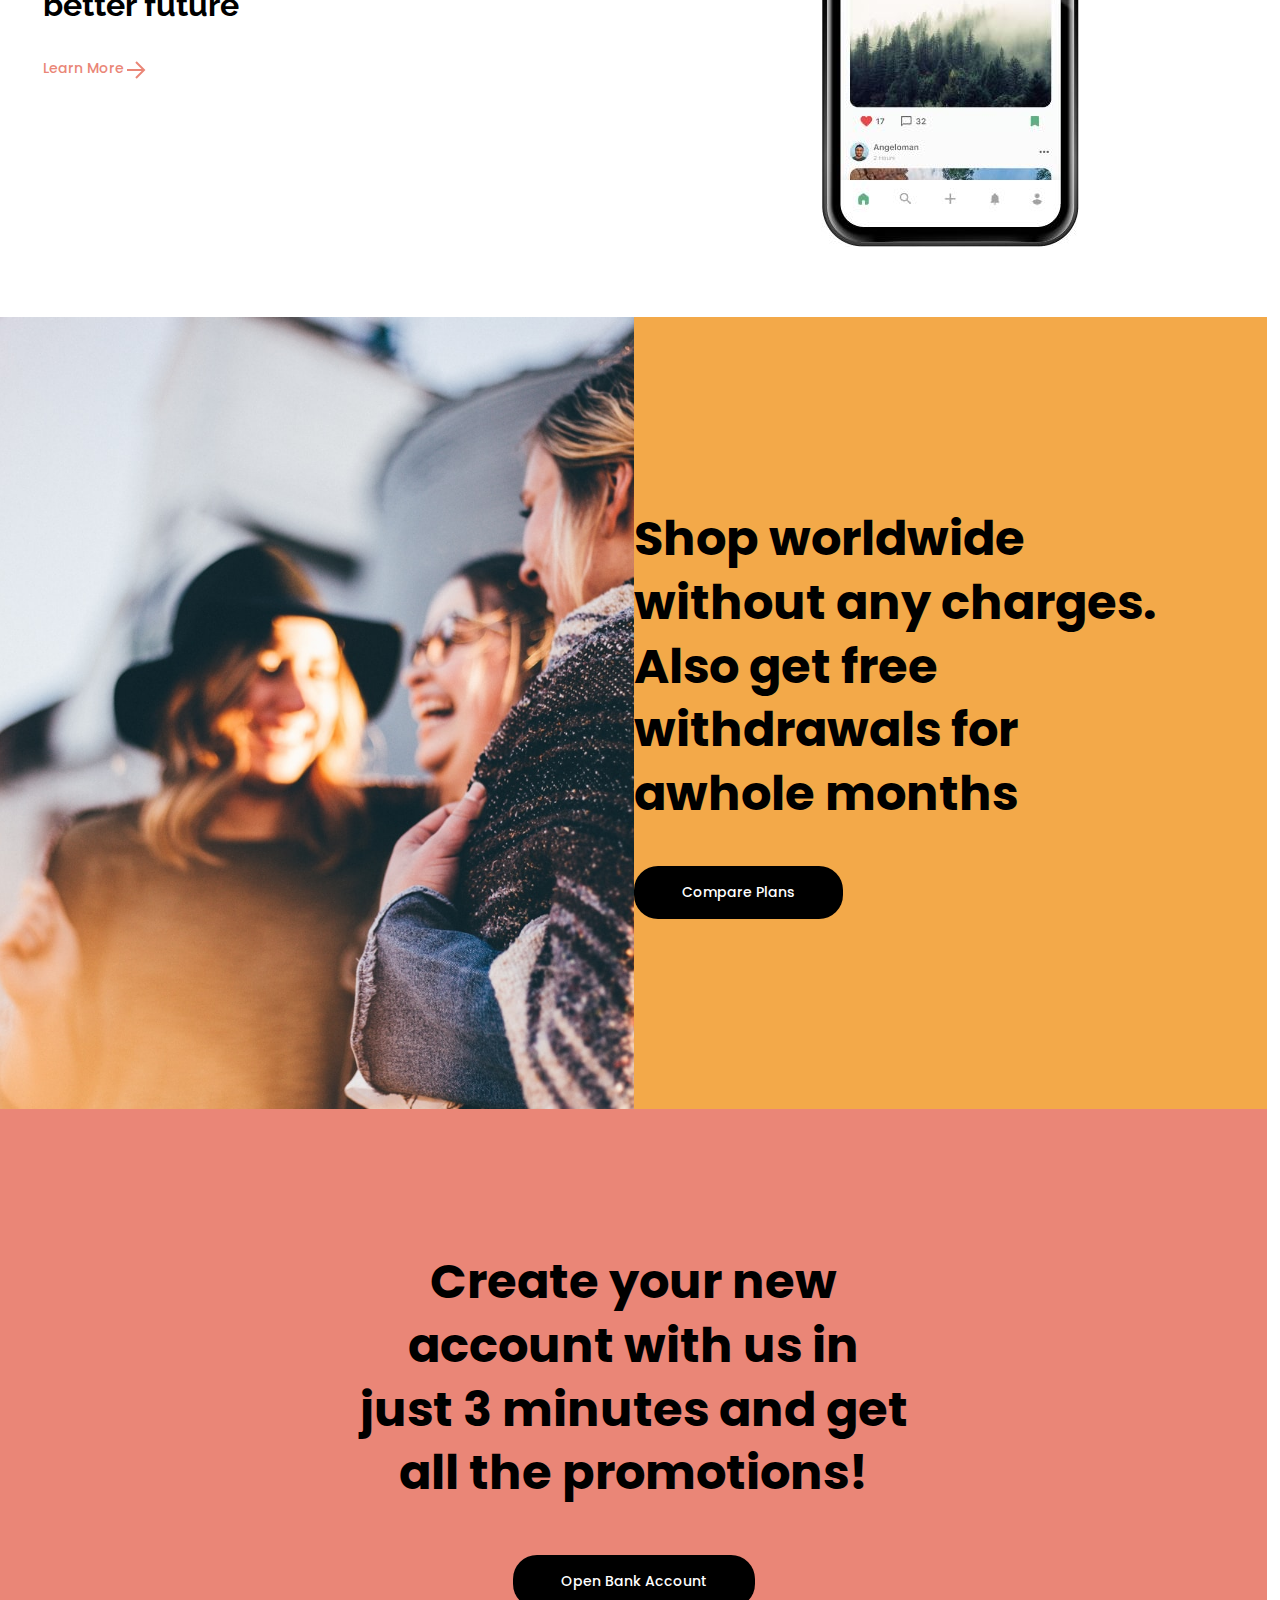
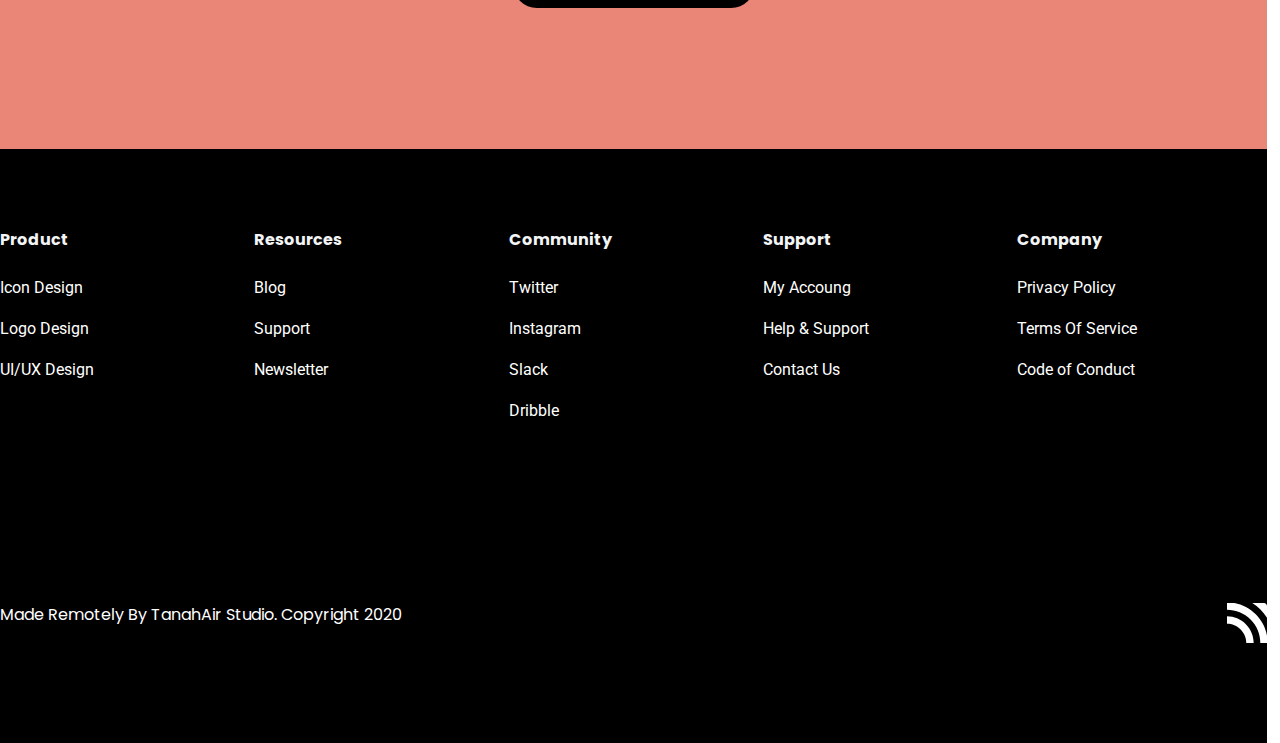
<file: product.html>
<!DOCTYPE html>
<html lang="en">

<head>
    <meta charset="UTF-8">
    <meta name="viewport" content="width=device-width, initial-scale=1.0">
    <title>Document</title>


    <link rel="stylesheet" href="assets/css/general-styles.css">
    <link rel="stylesheet" href="assets/css/product-style.css">
</head>

<body>
    <header class="bg-yellow">
        <div class="container">
            <div class="nav-bar bg-yellow">
                <div class="logo">
                    <a href="index.html">
                        <svg xmlns="http://www.w3.org/2000/svg" width="176" height="35" viewBox="0 0 176 35"
                            fill="none">
                            <path
                                d="M0 11.7227V18.1421C2.20367 18.1406 4.38601 18.5716 6.42215 19.4106C8.4583 20.2495 10.3083 21.4799 11.8662 23.0313C13.4238 24.5821 14.6591 26.4234 15.5014 28.4497C16.3436 30.4761 16.7764 32.6479 16.775 34.8408H23.2192C23.2133 28.7121 20.7653 22.8359 16.4123 18.5018C12.0592 14.1677 6.15674 11.7297 0 11.7227H0Z"
                                fill="black" />
                            <path
                                d="M32.2272 0.166016H22.0146C27.181 3.42513 31.5586 7.78221 34.8333 12.9246V2.75843C34.8328 2.07071 34.558 1.41132 34.0694 0.925204C33.5807 0.439085 32.9181 0.166015 32.2272 0.166016V0.166016Z"
                                fill="black" />
                            <path
                                d="M6.41667 0.166016H0V5.94579C7.69611 5.95376 15.0747 9.0006 20.5168 14.4178C25.9588 19.8349 29.0198 27.1799 29.0281 34.841H34.8333V28.4535C33.5208 21.4332 30.1034 14.9732 25.031 9.92383C19.9586 4.8745 13.469 1.4726 6.41667 0.166016V0.166016Z"
                                fill="black" />
                            <path d="M50.6285 3.98291H46.5383V24.505H50.6285V3.98291Z" fill="black" />
                            <path
                                d="M65.6672 12.8744C64.9862 12.2582 64.1892 11.7827 63.3223 11.4755C61.4601 10.8246 59.4306 10.8246 57.5684 11.4755C56.7011 11.7825 55.9038 12.258 55.2227 12.8744C54.5547 13.4874 54.021 14.2311 53.6552 15.0589C53.277 15.962 53.0823 16.9307 53.0823 17.9091C53.0823 18.8875 53.277 19.8562 53.6552 20.7593C54.0197 21.5895 54.5534 22.3352 55.2227 22.9493C55.9026 23.5661 56.6995 24.0414 57.5666 24.3472C59.4286 24.9993 61.4585 24.9993 63.3205 24.3472C64.1878 24.0414 64.9851 23.5661 65.6653 22.9493C66.3342 22.335 66.868 21.5893 67.2328 20.7593C67.611 19.8562 67.8057 18.8875 67.8057 17.9091C67.8057 16.9307 67.611 15.962 67.2328 15.0589C66.8673 14.2314 66.3343 13.4877 65.6672 12.8744ZM62.8585 20.3258C62.1962 20.9198 61.3363 21.2484 60.4449 21.2484C59.5535 21.2484 58.6936 20.9198 58.0313 20.3258C57.4746 19.6418 57.1709 18.7881 57.1709 17.9077C57.1709 17.0273 57.4746 16.1737 58.0313 15.4896C58.6936 14.8957 59.5535 14.567 60.4449 14.567C61.3363 14.567 62.1962 14.8957 62.8585 15.4896C63.4152 16.1737 63.7189 17.0273 63.7189 17.9077C63.7189 18.7881 63.4152 19.6418 62.8585 20.3258V20.3258Z"
                                fill="black" />
                            <path
                                d="M80.3512 13.0503H80.2999C80.1107 12.786 79.8911 12.5446 79.6454 12.3313C79.3478 12.0692 79.0182 11.8454 78.6646 11.6651C77.7705 11.2085 76.7782 10.9758 75.7734 10.9871C74.8929 10.9718 74.0221 11.1724 73.2379 11.5711C72.5071 11.9478 71.8619 12.4699 71.3422 13.1051C70.8123 13.7597 70.4057 14.5045 70.1423 15.3033C69.8622 16.1262 69.7194 16.9893 69.7197 17.8583C69.7094 18.791 69.8665 19.718 70.1836 20.5958C70.4709 21.3968 70.9187 22.1313 71.4999 22.7547C72.0789 23.3648 72.7817 23.8454 73.5615 24.1646C74.4093 24.5086 75.3181 24.6792 76.2336 24.6664C76.9107 24.6548 77.5802 24.5216 78.2099 24.2731C78.916 24.0065 79.5277 23.5391 79.969 22.929H80.024V24.2065C80.0393 24.6326 79.9688 25.0575 79.8165 25.456C79.6643 25.8546 79.4334 26.2187 79.1376 26.527C78.7621 26.8577 78.3232 27.109 77.8474 27.2659C77.3715 27.4227 76.8687 27.4818 76.3692 27.4395C75.5773 27.4483 74.7924 27.291 74.0656 26.9778C73.3425 26.6562 72.6678 26.236 72.0609 25.7295L69.7976 29.0921C70.7227 29.8338 71.8041 30.3581 72.9611 30.626C74.1059 30.888 75.277 31.02 76.4517 31.0193C79.0331 31.0193 80.9553 30.3723 82.2185 29.0784C83.4816 27.7844 84.1135 25.8889 84.1141 23.3917V11.3129H80.3558L80.3512 13.0503ZM80.1056 19.0628C79.9442 19.449 79.7077 19.7998 79.4098 20.0948C79.1065 20.3957 78.7509 20.6393 78.3602 20.8139C77.9546 20.9932 77.5157 21.0858 77.0718 21.0858C76.628 21.0858 76.1891 20.9932 75.7835 20.8139C75.398 20.6369 75.047 20.3934 74.7467 20.0948C74.4475 19.7973 74.2101 19.4439 74.0482 19.055C73.8862 18.6661 73.8028 18.2492 73.8028 17.8282C73.8028 17.4071 73.8862 16.9902 74.0482 16.6013C74.2101 16.2124 74.4475 15.8591 74.7467 15.5615C75.0472 15.2629 75.3982 15.0192 75.7835 14.8415C76.1893 14.6628 76.6281 14.5705 77.0718 14.5705C77.5156 14.5705 77.9544 14.6628 78.3602 14.8415C78.7507 15.0167 79.1063 15.2606 79.4098 15.5615C79.8598 16.0117 80.1659 16.5844 80.2897 17.2074C80.4135 17.8304 80.3494 18.4759 80.1056 19.0628V19.0628Z"
                                fill="black" />
                            <path
                                d="M99.4804 12.8744C98.7995 12.2582 98.0025 11.7827 97.1356 11.4755C95.2733 10.8246 93.2439 10.8246 91.3816 11.4755C90.5144 11.7825 89.717 12.258 89.0359 12.8744C88.3679 13.4874 87.8343 14.2311 87.4684 15.0589C87.0902 15.962 86.8955 16.9307 86.8955 17.9091C86.8955 18.8875 87.0902 19.8562 87.4684 20.7593C87.8329 21.5895 88.3667 22.3352 89.0359 22.9493C89.7163 23.5663 90.5139 24.0416 91.3816 24.3472C93.2437 24.9993 95.2735 24.9993 97.1356 24.3472C98.0029 24.0414 98.8001 23.5661 99.4804 22.9493C100.15 22.3352 100.683 21.5895 101.048 20.7593C101.426 19.8562 101.621 18.8875 101.621 17.9091C101.621 16.9307 101.426 15.962 101.048 15.0589C100.682 14.2311 100.148 13.4874 99.4804 12.8744V12.8744ZM96.6717 20.3258C96.0094 20.9198 95.1496 21.2484 94.2581 21.2484C93.3667 21.2484 92.5069 20.9198 91.8446 20.3258C91.2879 19.6418 90.9841 18.7881 90.9841 17.9077C90.9841 17.0273 91.2879 16.1737 91.8446 15.4896C92.5069 14.8957 93.3667 14.567 94.2581 14.567C95.1496 14.567 96.0094 14.8957 96.6717 15.4896C97.2284 16.1737 97.5322 17.0273 97.5322 17.9077C97.5322 18.7881 97.2284 19.6418 96.6717 20.3258Z"
                                fill="black" />
                            <path d="M107.047 11.4043H104.853V24.5051H107.047V11.4043Z" fill="black" />
                            <path
                                d="M105.95 4.68632C105.737 4.6823 105.526 4.72251 105.33 4.80437C105.134 4.88623 104.957 5.00795 104.811 5.16174C104.588 5.38558 104.436 5.67013 104.375 5.97954C104.314 6.28894 104.347 6.60935 104.469 6.90038C104.591 7.19141 104.796 7.44003 105.06 7.61492C105.323 7.78981 105.633 7.88313 105.95 7.88313C106.266 7.88313 106.576 7.78981 106.839 7.61492C107.103 7.44003 107.309 7.19141 107.43 6.90038C107.552 6.60935 107.585 6.28894 107.524 5.97954C107.463 5.67013 107.312 5.38558 107.089 5.16174C106.943 5.00788 106.766 4.88611 106.57 4.80424C106.374 4.72237 106.163 4.6822 105.95 4.68632V4.68632Z"
                                fill="black" />
                            <path
                                d="M123.272 13.0323C122.655 12.4052 121.913 11.9137 121.093 11.5897C120.194 11.2367 119.234 11.061 118.267 11.0723C117.357 11.0619 116.456 11.2634 115.637 11.6609C114.831 12.06 114.118 12.6222 113.542 13.3116H113.483V11.4044H111.292V30.8881H113.483V22.1829H113.539C114.005 22.9813 114.684 23.6357 115.5 24.0736C116.448 24.6019 117.521 24.8678 118.607 24.8437C119.496 24.8493 120.377 24.6729 121.194 24.3254C121.984 23.992 122.697 23.5014 123.289 22.8837C123.89 22.2524 124.363 21.5112 124.681 20.701C125.356 18.9334 125.356 16.9808 124.681 15.2132C124.36 14.4011 123.881 13.66 123.272 13.0323V13.0323ZM122.499 19.8761C122.294 20.4465 121.974 20.9691 121.559 21.4116C121.143 21.854 120.641 22.2069 120.083 22.4484C118.85 22.9513 117.467 22.9513 116.233 22.4484C115.675 22.2069 115.172 21.8537 114.756 21.4108C114.34 20.9678 114.02 20.4445 113.815 19.8733C113.385 18.6318 113.385 17.2824 113.815 16.0409C114.02 15.4697 114.34 14.9464 114.756 14.5034C115.172 14.0605 115.675 13.7073 116.233 13.4658C117.467 12.9629 118.85 12.9629 120.083 13.4658C120.642 13.7073 121.145 14.0605 121.561 14.5034C121.977 14.9464 122.297 15.4697 122.501 16.0409C122.932 17.2824 122.932 18.6318 122.501 19.8733L122.499 19.8761Z"
                                fill="black" />
                            <path
                                d="M136.237 17.9596C135.82 17.6494 135.356 17.4084 134.862 17.2461C134.319 17.0639 133.765 16.9188 133.203 16.8117C132.781 16.74 132.363 16.6468 131.951 16.5325C131.584 16.4332 131.227 16.3019 130.883 16.1401C130.607 16.0157 130.358 15.8397 130.149 15.6218C129.972 15.4269 129.876 15.1714 129.882 14.9082C129.878 14.6243 129.962 14.3458 130.122 14.1107C130.279 13.8785 130.485 13.6827 130.726 13.5368C130.983 13.3819 131.263 13.2686 131.556 13.201C131.856 13.1271 132.164 13.0894 132.473 13.0887C133.061 13.0705 133.642 13.2213 134.146 13.5231C134.601 13.8081 134.982 14.1965 135.257 14.6564L137.085 13.4528C136.68 12.6573 136.022 12.0173 135.214 11.6324C134.399 11.2558 133.511 11.0648 132.613 11.073C132.004 11.0716 131.399 11.1564 130.814 11.3249C130.253 11.484 129.721 11.7304 129.238 12.0549C128.776 12.3655 128.391 12.7771 128.113 13.2584C127.826 13.771 127.68 14.3504 127.692 14.9374C127.669 15.512 127.8 16.0824 128.071 16.59C128.319 17.0145 128.664 17.3742 129.079 17.6394C129.538 17.927 130.035 18.1485 130.555 18.2973C131.118 18.4652 131.709 18.6145 132.327 18.7453C132.684 18.8201 133.031 18.9041 133.368 18.9972C133.684 19.0815 133.986 19.2087 134.268 19.3749C134.516 19.5213 134.731 19.7167 134.9 19.9489C135.069 20.2061 135.153 20.5096 135.14 20.8167C135.15 21.1393 135.061 21.4574 134.887 21.7292C134.712 21.9868 134.481 22.202 134.212 22.3588C133.92 22.5318 133.602 22.6552 133.27 22.7238C132.932 22.7975 132.588 22.8352 132.243 22.836C131.559 22.8624 130.882 22.6973 130.289 22.3597C129.742 22.0137 129.262 21.5744 128.869 21.0621L127.127 22.4063C127.666 23.2397 128.431 23.9041 129.334 24.3225C130.26 24.6881 131.249 24.8644 132.245 24.8408C132.893 24.8413 133.539 24.7663 134.17 24.6172C134.77 24.4792 135.341 24.2377 135.857 23.9037C136.35 23.5777 136.759 23.1399 137.049 22.6262C137.364 22.0431 137.519 21.388 137.5 20.7263C137.518 20.1575 137.402 19.5924 137.163 19.0756C136.945 18.6376 136.628 18.2556 136.237 17.9596V17.9596Z"
                                fill="black" />
                            <path
                                d="M152.04 21.398V11.4043H149.847V17.7918C149.853 18.4804 149.773 19.1672 149.607 19.8358C149.467 20.4089 149.218 20.9502 148.874 21.4308C148.547 21.8777 148.112 22.2341 147.608 22.4665C147.029 22.7226 146.4 22.8473 145.766 22.8315C145.338 22.866 144.907 22.7976 144.511 22.632C144.115 22.4663 143.764 22.2084 143.489 21.8798C142.962 21.1166 142.704 20.2011 142.755 19.2764V11.4043H140.562V19.4945C140.555 20.2279 140.654 20.9584 140.857 21.6635C141.033 22.2887 141.346 22.8673 141.773 23.358C142.201 23.8378 142.734 24.2126 143.332 24.453C144.044 24.7296 144.804 24.863 145.568 24.8454C146.081 24.8496 146.593 24.7785 147.086 24.6346C147.531 24.5056 147.957 24.3174 148.351 24.0753C148.71 23.8553 149.037 23.5869 149.321 23.2777C149.577 23.0027 149.791 22.6911 149.955 22.3534H150.011C150.011 22.7275 150.02 23.0925 150.039 23.4484C150.058 23.8043 150.067 24.1589 150.067 24.5124H152.148C152.148 24.0823 152.129 23.6062 152.091 23.0843C152.054 22.5623 152.036 22.0002 152.04 21.398Z"
                                fill="black" />
                            <path
                                d="M175.747 14.2741C175.601 13.6401 175.312 13.0474 174.903 12.5403C174.49 12.0496 173.957 11.6726 173.356 11.4453C172.6 11.1734 171.798 11.0453 170.994 11.0675C170.121 11.0296 169.257 11.2592 168.519 11.7254C167.835 12.2139 167.261 12.8384 166.832 13.5596C166.72 13.3351 166.575 13.0784 166.396 12.7894C166.197 12.4774 165.945 12.2025 165.651 11.9773C165.29 11.7039 164.887 11.4883 164.459 11.3385C163.884 11.146 163.279 11.0558 162.673 11.0721C162.159 11.0679 161.647 11.1389 161.155 11.2829C160.709 11.4119 160.284 11.6001 159.889 11.8422C159.53 12.0625 159.204 12.3309 158.919 12.6398C158.663 12.9148 158.45 13.2264 158.286 13.5641H158.23C158.23 13.19 158.22 12.8268 158.202 12.4691C158.184 12.1114 158.174 11.7601 158.174 11.4052H156.093C156.093 11.8352 156.111 12.3113 156.149 12.8332C156.186 13.3552 156.205 13.9151 156.205 14.5131V24.5059H158.4V18.1239C158.393 17.4349 158.473 16.7479 158.639 16.079C158.779 15.5056 159.028 14.9642 159.373 14.4839C159.699 14.037 160.134 13.6805 160.638 13.4482C161.217 13.192 161.846 13.0674 162.48 13.0832C162.856 13.0513 163.233 13.1189 163.574 13.2792C163.914 13.4395 164.206 13.6867 164.42 13.9957C164.891 14.9558 165.095 16.0239 165.011 17.0891V24.5077H167.2V16.9468C167.194 16.408 167.284 15.8724 167.468 15.3654C167.63 14.916 167.879 14.5025 168.201 14.1481C168.505 13.8164 168.873 13.5497 169.284 13.3643C169.699 13.1772 170.15 13.0816 170.605 13.0842C171.147 13.0646 171.686 13.1698 172.18 13.3917C172.57 13.579 172.907 13.8581 173.164 14.2047C173.411 14.5479 173.584 14.9385 173.671 15.3517C173.765 15.7841 173.812 16.2252 173.811 16.6675V24.5059H176V16.5553C176.008 15.7875 175.923 15.0216 175.747 14.2741Z"
                                fill="black" />
                        </svg>
                    </a>
                </div>
                <ul class="nav-links">
                    <li class="nav-link"><a href="product.html">Product</a></li>
                    <li class="nav-link"><a href="blog.html">Blog</a></li>
                    <li class="nav-link"><a href="#">Pricing</a></li>
                    <li class="nav-link"><a href="#">Contact Us</a></li>
                    <li class="nav-link black-btn pd10-16"><a class="text-white" href="#">Get Started</a></li>
                </ul>
            </div>
        </div>
    </header>
    <main>
        <section class="hero bg-yellow display-flex flex-column align-center" id="hero-1">
            <h1 class="page-title text-center">Solving your daily <br> banking needs with ease</h1>
            <div class="hero-img hero-img1 img-setting"></div>
        </section>
        <section class="contents">
            <div class="container height100">
                <section class="content display-flex align-center">
                    <div class="cnt-content display-flex flex-row mt0 height100 align-center">
                        <div class="cnt-image-area">
                            <div class="cnt2-img img-setting"></div>
                        </div>
                        <div class="cnt-text-area">
                            <h5 class="section-subtitle">
                                With our app, your money only used to fund sustainable projects to support positive
                                act.
                            </h5>
                            <div class="learn-more-btn">
                                <p>Learn More</p>
                                <svg xmlns="http://www.w3.org/2000/svg" width="24" height="24" viewBox="0 0 24 24"
                                    fill="none">
                                    <path fill-rule="evenodd" clip-rule="evenodd"
                                        d="M17.5858 13H3V11H17.5858L11.2929 4.70706L12.7071 3.29285L21.4142 12L12.7071 20.7071L11.2929 19.2928L17.5858 13Z"
                                        fill="#EA8677" />
                                </svg>
                            </div>
                        </div>
                    </div>
                </section>
                <section class="content display-flex align-center">
                    <div class="cnt-content display-flex row-reverse mt0 height100 align-center">
                        <div class="cnt-image-area display-flex flex-center ">
                            <div class="cnt3-img img-setting"></div>
                        </div>
                        <div class="cnt-text-area" id="cnt3-text-area">
                            <h5 class="section-subtitle" id="cnt3-text">
                                For every penny you spend with our app, you give our forest a better future
                            </h5>
                            <div class="learn-more-btn">
                                <p>Learn More</p>
                                <svg xmlns="http://www.w3.org/2000/svg" width="24" height="24" viewBox="0 0 24 24"
                                    fill="none">
                                    <path fill-rule="evenodd" clip-rule="evenodd"
                                        d="M17.5858 13H3V11H17.5858L11.2929 4.70706L12.7071 3.29285L21.4142 12L12.7071 20.7071L11.2929 19.2928L17.5858 13Z"
                                        fill="#EA8677" />
                                </svg>
                            </div>
                        </div>
                    </div>

                </section>
            </div>
        </section>
        <section class="price bg-lightblue display-flex flex-column">
            <div class="price-head display-flex flex-column ">
                <h3 class="section-title margin-auto">Check Our Best Price</h3>
                <p class="section-text text-center text-gray">
                    Lorem ipsum dolor sit amet, consectetur adipiscing elit, <br>
                    sed do eiusmod tempor incididunt ut.
                </p>
            </div>

            <div class="price-cards container display-flex flex-row">
                <div class="price-card bg-hotpink">
                    <p class="section-text text-center text-black">
                        Start Up
                    </p>
                    <h3 class="money page-title">
                        $79
                    </h3>
                    <p class="section-text text-center text-black">
                        The best choice for your company
                        when you want to build a website that
                        will increase sales of the product or
                        service to be sold
                    </p>
                    <button class="black-btn text-white margin-auto price-btn">
                        Purchase
                    </button>
                </div>
                <div class="price-card bg-lightpink">
                    <p class="section-text text-center text-black">
                        Pro
                    </p>
                    <h3 class="money page-title">
                        $179
                    </h3>
                    <p class="section-text text-center text-black">
                        The best choice for your company
                        when you want to build a website that
                        will increase sales of the product or
                        service to be sold
                    </p>
                    <button class="black-btn text-white margin-auto price-btn">
                        Purchase
                    </button>
                </div>
            </div>

            </div>
        </section>
        <section class="cta" id="cta2">
            <div class="cta-sides">
                <div class="cta-side bg-lightblue">
                    <div class="container-half">
                        <div class="cta-content">
                            <h2 class="section-title">
                                No more conventional banks. Expect hasslefree features with our banking app.
                                It’s
                                time for a better
                                future
                            </h2>

                        </div>
                    </div>
                </div>
                <div class="cta-side img-setting" id="cta2-img">
                </div>
            </div>

        </section>
        <section class="phone-boxs">
            <div class="container">
                <div class="phone-box display-flex  align-center">
                    <div class="pb-image-area display-flex align-center justify-center  flex1050">
                        <img src="assets/img/phone1.JPG" alt="phone">
                    </div>
                    <div class="pb-text-area flex1050 display-flex  justify-center">

                        <div class="pb-text-center display-flex flex-column justify-center">
                            <h5 class="pb-text section-subtitle">
                                With our app, your money only used to fund sustainable projects to support positive act.
                            </h5>
                            <div class="learn-more-btn">
                                <p>Learn More</p>
                                <svg xmlns="http://www.w3.org/2000/svg" width="24" height="24" viewBox="0 0 24 24"
                                    fill="none">
                                    <path fill-rule="evenodd" clip-rule="evenodd"
                                        d="M17.5858 13H3V11H17.5858L11.2929 4.70706L12.7071 3.29285L21.4142 12L12.7071 20.7071L11.2929 19.2928L17.5858 13Z"
                                        fill="#EA8677" />
                                </svg>
                            </div>
                        </div>
                    </div>
                </div>
                <div class="phone-box display-flex  align-center row-reverse">
                    <div class="pb-image-area display-flex align-center justify-center  flex1050">
                        <img src="assets/img/phone2.JPG" alt="phone">
                    </div>
                    <div class="pb-text-area display-flex flex1050 justify-center">

                        <div class="pb-text-center display-flex flex-column ">
                            <h5 class="pb-text section-subtitle">
                                For every penny you spend with our app, you give our forest a better future
                            </h5>
                            <div class="learn-more-btn">
                                <p>Learn More</p>
                                <svg xmlns="http://www.w3.org/2000/svg" width="24" height="24" viewBox="0 0 24 24"
                                    fill="none">
                                    <path fill-rule="evenodd" clip-rule="evenodd"
                                        d="M17.5858 13H3V11H17.5858L11.2929 4.70706L12.7071 3.29285L21.4142 12L12.7071 20.7071L11.2929 19.2928L17.5858 13Z"
                                        fill="#EA8677" />
                                </svg>
                            </div>
                        </div>
                    </div>
                </div>

            </div>
        </section>
        <section class="cta" id="cta3">
            <div class="cta-sides">
                <div class="cta-side img-setting" id="cta3-img">

                </div>
                <div class="cta-side bg-yellow relative">
                    <div class="container-half">
                        <div class="cta-content mwidth100">
                            <h2 class="section-title">
                                Shop worldwide without any charges. Also get free withdrawals for awhole
                                months
                            </h2>
                            <button class="black-btn cnt3-btn">Compare Plans</button>
                        </div>
                    </div>
                </div>
            </div>
        </section>
        <section class="cta bg-hotpink" id="ctabig">
            <div class="container display-flex flex-center flex-column">
                <h5 class="section-title margin-auto text-center">Create your new account with us in just 3
                    minutes and get
                    all
                    the
                    promotions!
                </h5>
                <button class="black-btn margin-auto">
                    Open Bank Account
                </button>
            </div>
        </section>
        <footer>
            <div class="container">
                <div class="footer-body display-flex ">
                    <div class="footer-col display-flex flex-column">
                        <p class="f-col-head">Product</p>
                        <ul class="footer-links display-flex flex-column">
                            <li><a class="footer-link" href="#">Icon Design</a></li>
                            <li><a class="footer-link" href="#">Logo Design</a></li>
                            <li><a class="footer-link" href="#">UI/UX Design</a></li>
                        </ul>
                    </div>
                    <div class="footer-col display-flex flex-column">
                        <p class="f-col-head">Resources</p>
                        <ul class="footer-links display-flex flex-column">
                            <li><a class="footer-link" href="#">Blog</a></li>
                            <li><a class="footer-link" href="#">Support</a></li>
                            <li><a class="footer-link" href="#">Newsletter</a></li>
                        </ul>
                    </div>
                    <div class="footer-col display-flex flex-column">
                        <p class="f-col-head">Community</p>
                        <ul class="footer-links display-flex flex-column">
                            <li><a class="footer-link" href="#">Twitter</a></li>
                            <li><a class="footer-link" href="#">Instagram</a></li>
                            <li><a class="footer-link" href="#">Slack</a></li>
                            <li><a class="footer-link" href="#">Dribble</a></li>

                        </ul>
                    </div>
                    <div class="footer-col display-flex flex-column">
                        <p class="f-col-head">Support</p>
                        <ul class="footer-links display-flex flex-column">
                            <li><a class="footer-link" href="#">My Accoung</a></li>
                            <li><a class="footer-link" href="#">Help & Support</a></li>
                            <li><a class="footer-link" href="#">Contact Us</a></li>
                        </ul>
                    </div>
                    <div class="footer-col display-flex flex-column">
                        <p class="f-col-head">Company</p>
                        <ul class="footer-links display-flex flex-column">
                            <li><a class="footer-link" href="#">Privacy Policy</a></li>
                            <li><a class="footer-link" href="#">Terms Of Service</a></li>
                            <li><a class="footer-link" href="#">Code of Conduct</a></li>
                        </ul>
                    </div>
                </div>
                <div class="footer-row display-flex ">
                    <p>Made Remotely By TanahAir Studio. Copyright 2020</p>
                    <div class="footer-logo">
                        <svg xmlns="http://www.w3.org/2000/svg" width="40" height="40" viewBox="0 0 40 40" fill="none">
                            <g clip-path="url(#clip0_1_529)">
                                <path
                                    d="M0 13.3315V20.7368C2.53053 20.7351 5.03656 21.2323 7.37472 22.2001C9.71288 23.1678 11.8373 24.5872 13.6263 26.3768C15.4149 28.1658 16.8334 30.2898 17.8006 32.6274C18.7678 34.9649 19.2648 37.4702 19.2632 40H26.6632C26.6565 32.93 23.8453 26.1515 18.8466 21.1518C13.8479 16.1521 7.06994 13.3396 0 13.3315H0Z"
                                    fill="white" />
                                <path
                                    d="M37.0074 0H25.28C31.2127 3.75961 36.2396 8.7858 40 14.7179V2.99053C39.9995 2.1972 39.6839 1.43655 39.1228 0.875776C38.5616 0.315004 37.8007 -1.96305e-07 37.0074 0Z"
                                    fill="white" />
                                <path
                                    d="M7.36842 0H0V6.66737C8.83764 6.67656 17.3107 10.1913 23.5599 16.4404C29.8092 22.6894 33.3242 31.1624 33.3337 40H40V32.6316C38.4928 24.5332 34.5684 17.0811 28.7437 11.2563C22.9189 5.43156 15.4668 1.50723 7.36842 0Z"
                                    fill="white" />
                            </g>
                            <defs>
                                <clipPath id="clip0_1_529">
                                    <rect width="40" height="40" fill="white" />
                                </clipPath>
                            </defs>
                        </svg>
                    </div>
                </div>
            </div>
        </footer>

        <!-- </main> -->
        <!-- </body>
</html>
</file>
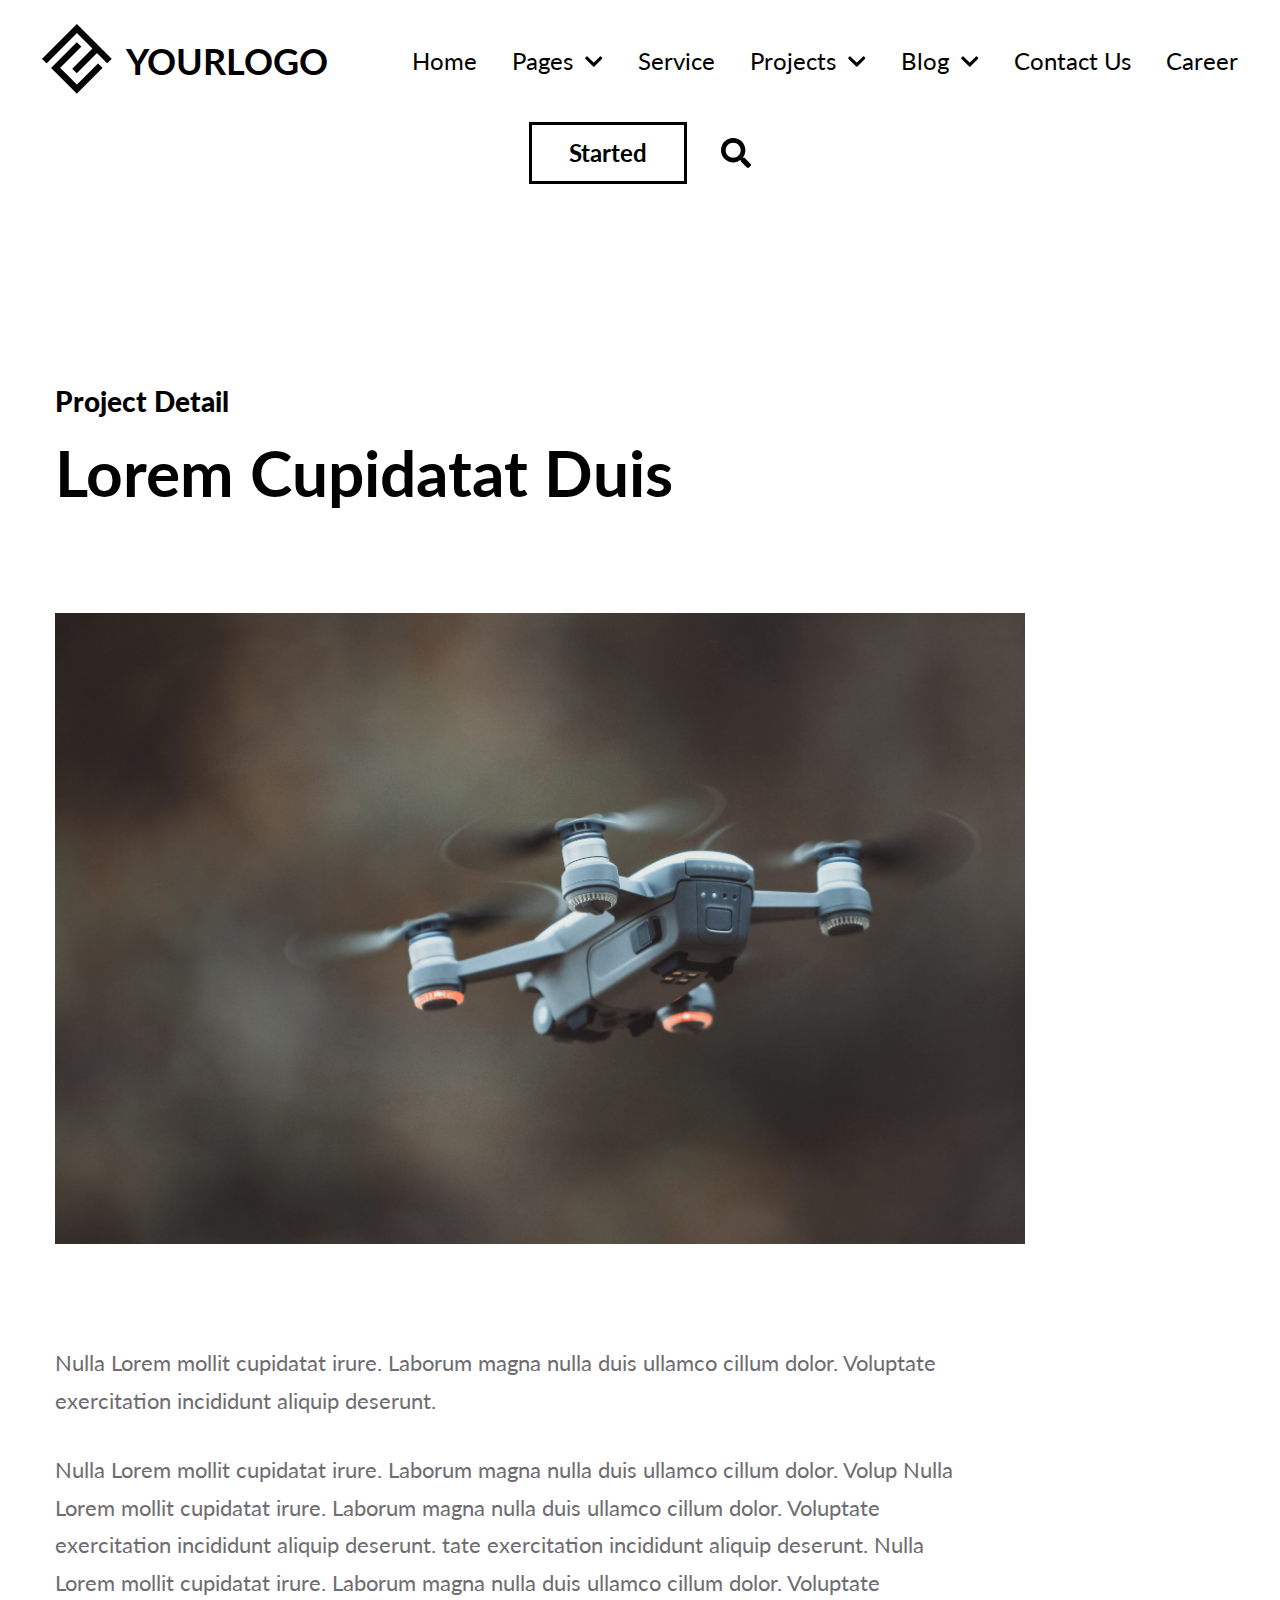
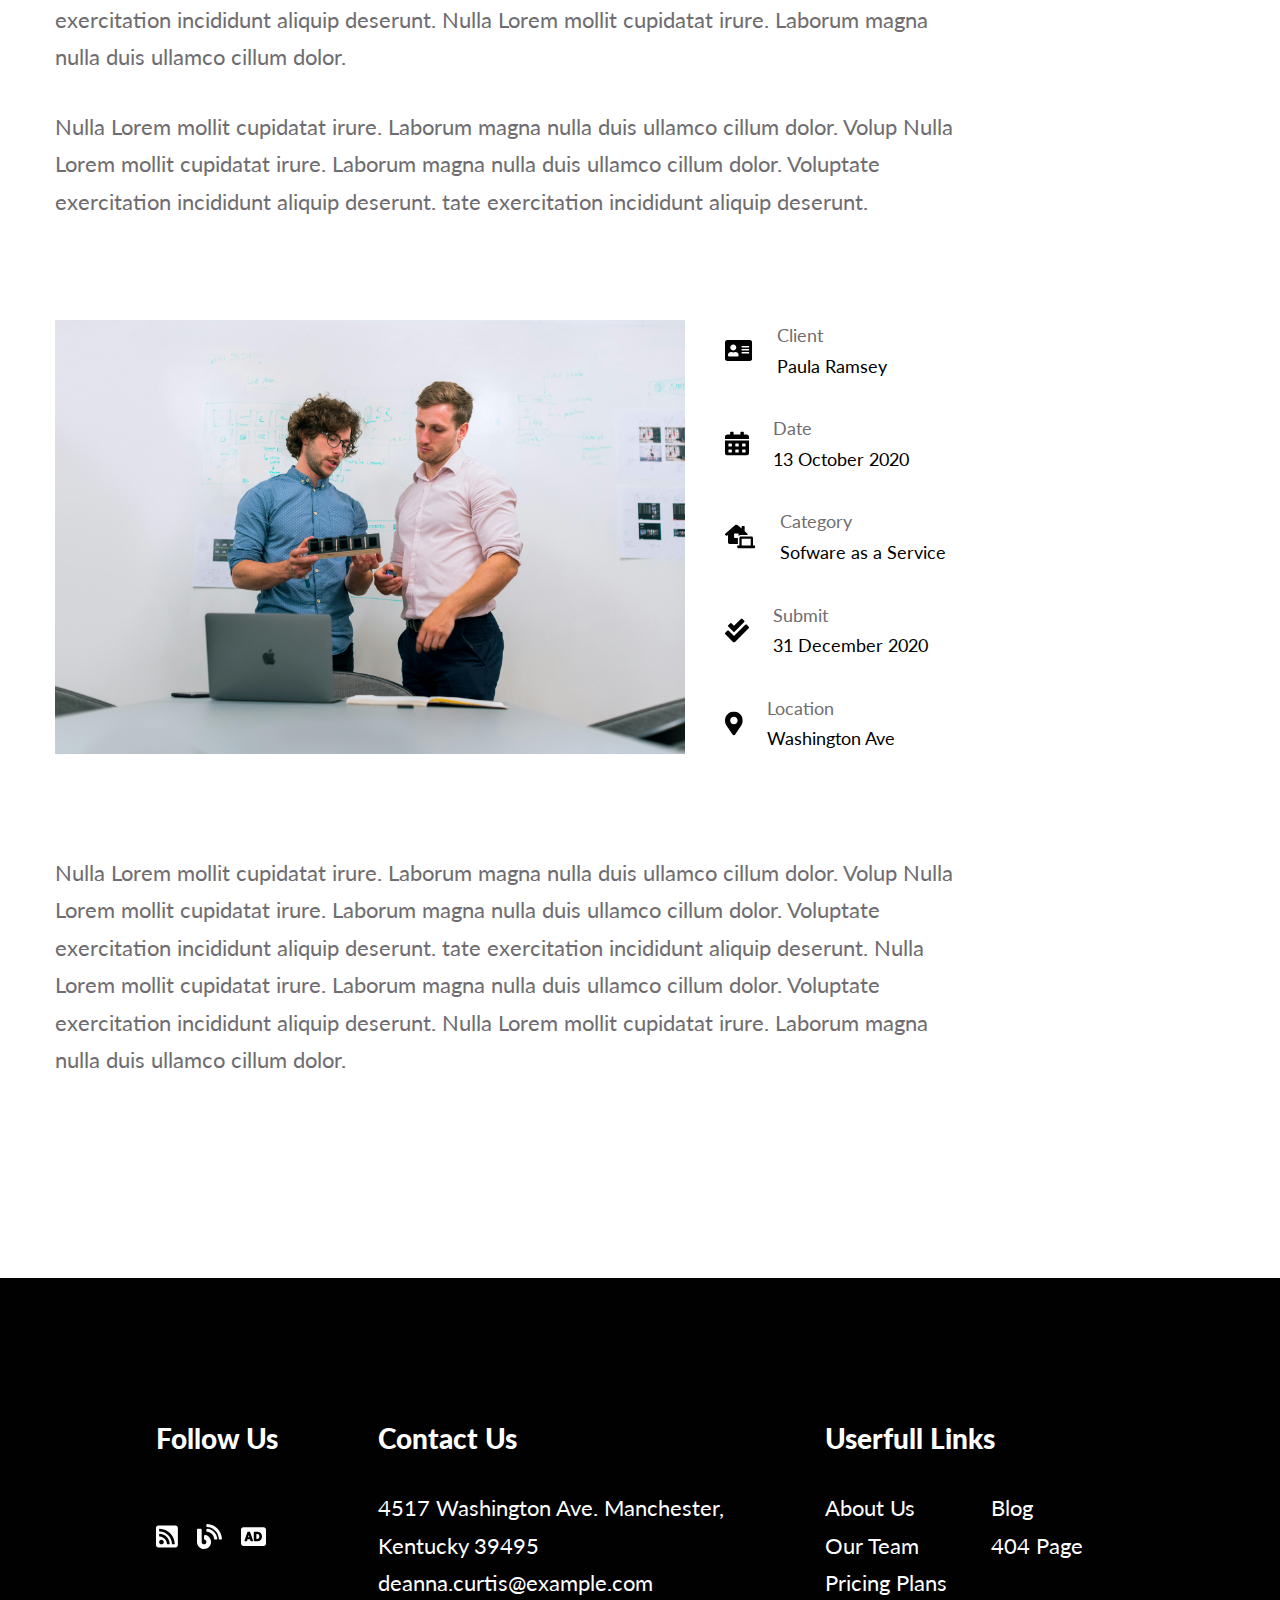
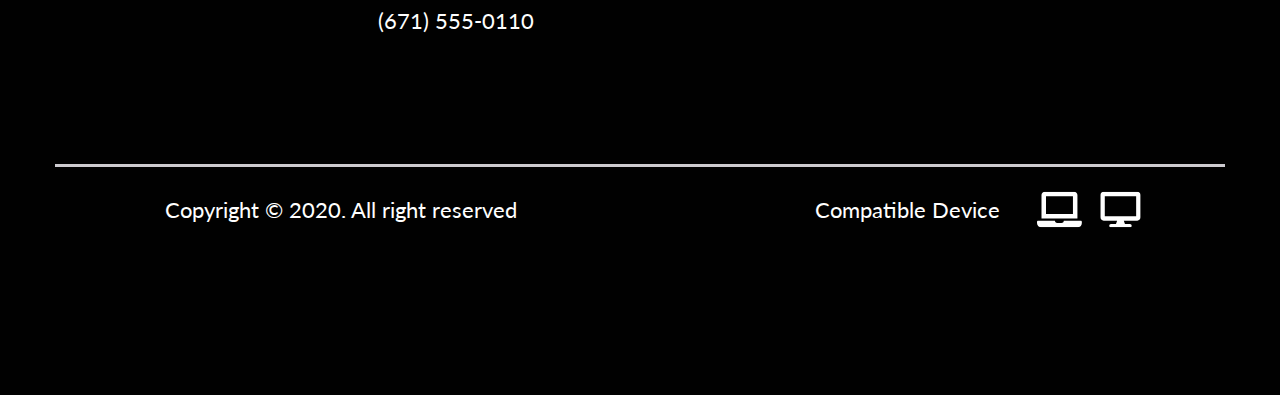
<file: project-detail.html>
<!DOCTYPE html>
<html lang="en">

<head>
    <meta charset="UTF-8">
    <meta name="viewport" content="width=device-width, initial-scale=1.0">
    <title>Home</title>

    <link rel="stylesheet" href="assets/css/style.css">
</head>

<body>
    <header class="display-flex flex-row bg-white">
        <div class="logo-area display-flex align-center">
            <div class="logo-img">
                <img src="assets/img/logo.png" alt="">
            </div>
            <div class="logo-text">YOURLOGO</div>
        </div>
        <ul class="nav-links display-flex align-center">
            <li class="nav-link">
                <a href="index.html">Home</a>
            </li>
            <li class="nav-link pages">
                <div class="nav-link">
                    <a href="#">Pages </a>
                    <img src="assets/img/chevron-down.png" alt="">
                </div>
                <ul class="pages-ul">
                    <li><a href="about.html">About Us</a></li>
                    <li><a href="our-teams.html">Our Teams</a></li>
                    <li><a href="service.html">Service</a></li>
                    <li><a href="pricing.html">Price</a></li>
                    <li><a href="our-process.html">Our Process</a></li>
                    <li><a href="404.html">404 Page</a></li>
                </ul>
                </div>
            </li>
            <li class="nav-link">
                <a href="service.html">Service </a>
            </li>
            <li class="nav-link project">
                <div class="nav-link">
                    <a href="project.html">Projects</a>
                    <img src="assets/img/chevron-down.png" alt="">
                </div>
                <ul class="project-ul">
                    <li><a href="project.html">Project</a></li>
                    <li><a href="project-detail.html">Project Details</a></li>
                </ul>
            </li>
            <li class="nav-link blog">
                <div class="nav-link">
                    <a href="blog.html">Blog</a>
                    <img src="assets/img/chevron-down.png" alt="">
                </div>
                <ul class="blog-ul">
                    <li><a href="blog.html">Blog</a></li>
                    <li><a href="blog-detail.html">Blog Details</a></li>
                </ul>
            </li>
            <li class="nav-link">
                <a href="contact-us.html">Contact Us</a>
            </li>
            <li class="nav-link">
                <a href="career.html">Career</a>
            </li>

        </ul>
        <div class="head-right display-flex align-center">
            <button class="btn" id="started-btn">Started</button>
            <img src="assets/img/search.svg" alt="" class="search-btn">
        </div>
    </header>

    <main>
        <section class="our-project">
            <div class="container">
                <div class="section-head align-left">
                    <h5 class="section-subtitle text-left">Project Detail</h5>
                    <h3 class="section-title text-left ">Lorem Cupidatat Duis

                    </h3>
                </div>
                <div class="section-body">
                    <div class="project-details display-flex flex-column mt100">
                        <div class="detail display-flex flex-column gap100">
                            <img src="assets/img/pr1.jpg" alt="">
                            <div class="detail-body display-flex flex-column gap32">
                                <p>Nulla Lorem mollit cupidatat irure. Laborum magna nulla duis ullamco cillum dolor.
                                    Voluptate exercitation incididunt
                                    aliquip deserunt.</p>
                                <p>Nulla Lorem mollit cupidatat irure. Laborum magna nulla duis ullamco cillum dolor.
                                    Volup Nulla Lorem mollit cupidatat
                                    irure. Laborum magna nulla duis ullamco cillum dolor. Voluptate exercitation
                                    incididunt aliquip deserunt. tate
                                    exercitation incididunt aliquip deserunt. Nulla Lorem mollit cupidatat irure.
                                    Laborum magna nulla duis ullamco cillum
                                    dolor. Voluptate exercitation incididunt aliquip deserunt. Nulla Lorem mollit
                                    cupidatat irure. Laborum magna nulla duis
                                    ullamco cillum dolor.</p>
                                <p>Nulla Lorem mollit cupidatat irure. Laborum magna nulla duis ullamco cillum dolor.
                                    Volup Nulla Lorem mollit cupidatat
                                    irure. Laborum magna nulla duis ullamco cillum dolor. Voluptate exercitation
                                    incididunt aliquip deserunt. tate
                                    exercitation incididunt aliquip deserunt.</p>
                            </div>
                        </div>
                        <div class="detail display-flex flex-column gap100">
                            <div class="detail-content display-flex ">
                                <img src="assets/img/pr2.jpg" alt="">
                                <div
                                    class="detail-content-specs display-flex flex-column gap32 justify-center width100">
                                    <div class="detail-content-spec display-flex align-center">
                                        <img src="assets/img/address-card (1).svg" alt="">
                                        <div class="detail-content-texts">
                                            <p class="card-text text-gray">Client</p>
                                            <p class="card-text">Paula Ramsey</p>
                                        </div>
                                    </div>
                                    <div class="detail-content-spec display-flex align-center">
                                        <img src="assets/img/calendar-alt.svg" alt="">
                                        <div class="detail-content-texts">
                                            <p class="card-text text-gray">Date</p>
                                            <p class="card-text">13 October 2020</p>
                                        </div>
                                    </div>
                                    <div class="detail-content-spec display-flex align-center">
                                        <img src="assets/img/laptop-house.svg" alt="">
                                        <div class="detail-content-texts">
                                            <p class="card-text text-gray">Category</p>
                                            <p class="card-text">Sofware as a Service</p>
                                        </div>
                                    </div>
                                    <div class="detail-content-spec display-flex align-center">
                                        <img src="assets/img/check-double.svg" alt="">
                                        <div class="detail-content-texts">
                                            <p class="card-text text-gray">Submit</p>
                                            <p class="card-text">31 December 2020</p>
                                        </div>
                                    </div>
                                    <div class="detail-content-spec display-flex align-center">
                                        <img src="assets/img/map-marker-alt.svg" alt="">
                                        <div class="detail-content-texts">
                                            <p class="card-text text-gray">Location</p>
                                            <p class="card-text">Washington Ave</p>
                                        </div>
                                    </div>

                                </div>
                            </div>
                            <div class="detail-body">
                                <p class="text-gray">Nulla Lorem mollit cupidatat irure. Laborum magna nulla duis
                                    ullamco cillum dolor. Volup Nulla Lorem mollit cupidatat
                                    irure. Laborum magna nulla duis ullamco cillum dolor. Voluptate exercitation
                                    incididunt aliquip deserunt. tate
                                    exercitation incididunt aliquip deserunt. Nulla Lorem mollit cupidatat irure.
                                    Laborum magna nulla duis ullamco cillum
                                    dolor. Voluptate exercitation incididunt aliquip deserunt. Nulla Lorem mollit
                                    cupidatat irure. Laborum magna nulla duis
                                    ullamco cillum dolor.</p>
                            </div>
                        </div>
                    </div>
                </div>

    </main>

    <footer>
        <div class="container">
            <div class="footer-body">
                <div class="footer-row">
                    <div class="footer-col">
                        <h6 class="footer-col-head section-subtitle text-white text-left">
                            Follow Us
                        </h6>
                        <div class="socials">
                            <ul class="display-flex">
                                <li><a href="#"><img src="assets/img/rss-square-white.svg" alt=""></a></li>
                                <li><a href="#"><img src="assets/img/blog-white.svg" alt=""></a></li>
                                <li><a href="#"><img src="assets/img/audio-description-white.svg" alt=""></a></li>
                            </ul>
                        </div>
                    </div>
                    <div class="footer-col">
                        <h6 class="footer-col-head section-subtitle text-white text-left">
                            Contact Us
                        </h6>
                        <p>4517 Washington Ave. Manchester,<br> Kentucky 39495</p>
                        <p>deanna.curtis@example.com</p>
                        <p>(671) 555-0110</p>
                    </div>
                    <div class="footer-col">
                        <h6 class="footer-col-head section-subtitle text-white text-left">
                            Userfull Links
                        </h6>
                        <ul class="footer-col3-links">
                            <li><a href="about.html">About Us</a></li>
                            <li><a href="blog.html">Blog</a></li>
                            <li><a href="our-teams.html">Our Team</a></li>
                            <li><a href="404.html">404 Page</a></li>
                            <li><a href="pricing.html">Pricing Plans</a></li>
                        </ul>
                    </div>
                </div>
                <div class="footer-row">
                    <div class="footer-row2-body">
                        <div>
                            <p>Copyright © 2020. All right reserved</p>
                        </div>
                        <div class="compadible-devices">
                            <p>Compatible Device</p>
                            <div class="compadible-devices-logos">
                                <img src="assets/img/laptop.svg" alt="">
                                <img src="assets/img/desktop.svg" alt="">
                            </div>
                        </div>
                    </div>
                </div>
            </div>
        </div>
    </footer>


    <!-- </body> -->

    <!-- </html> -->
</file>
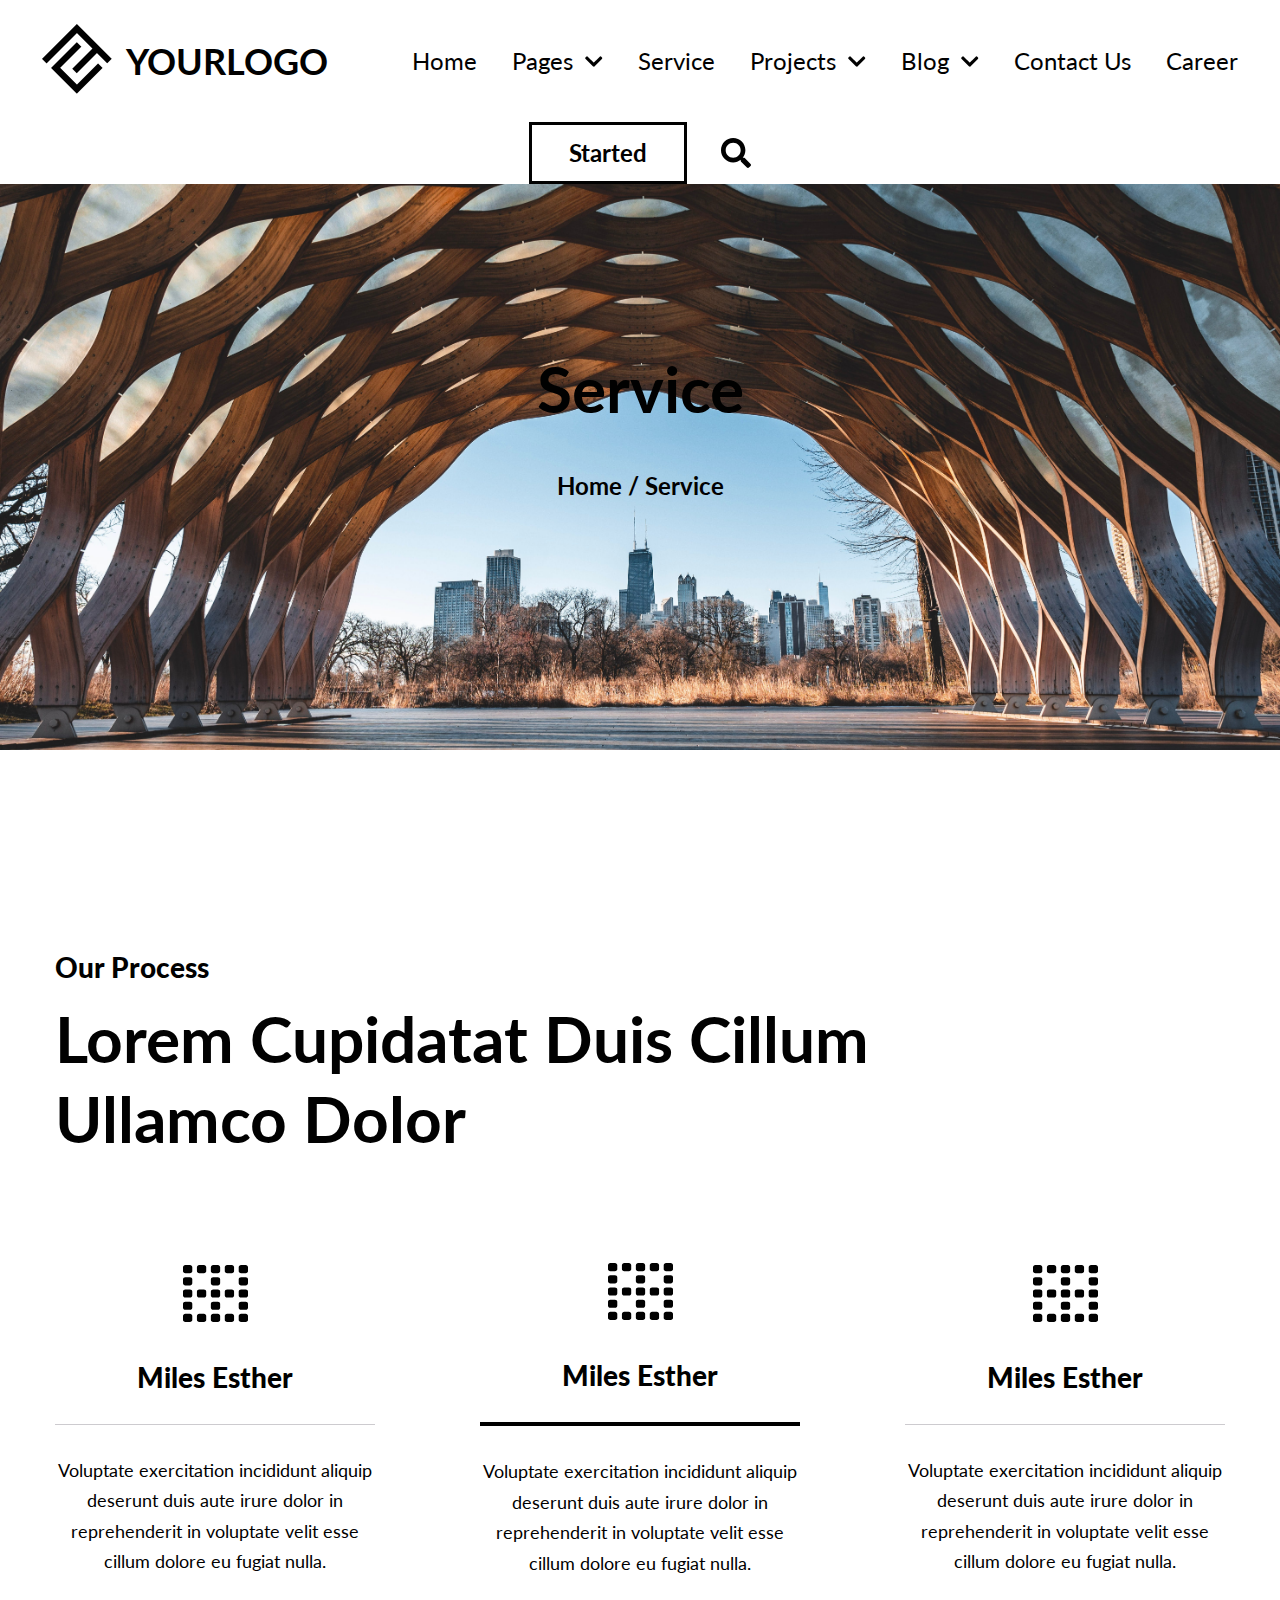
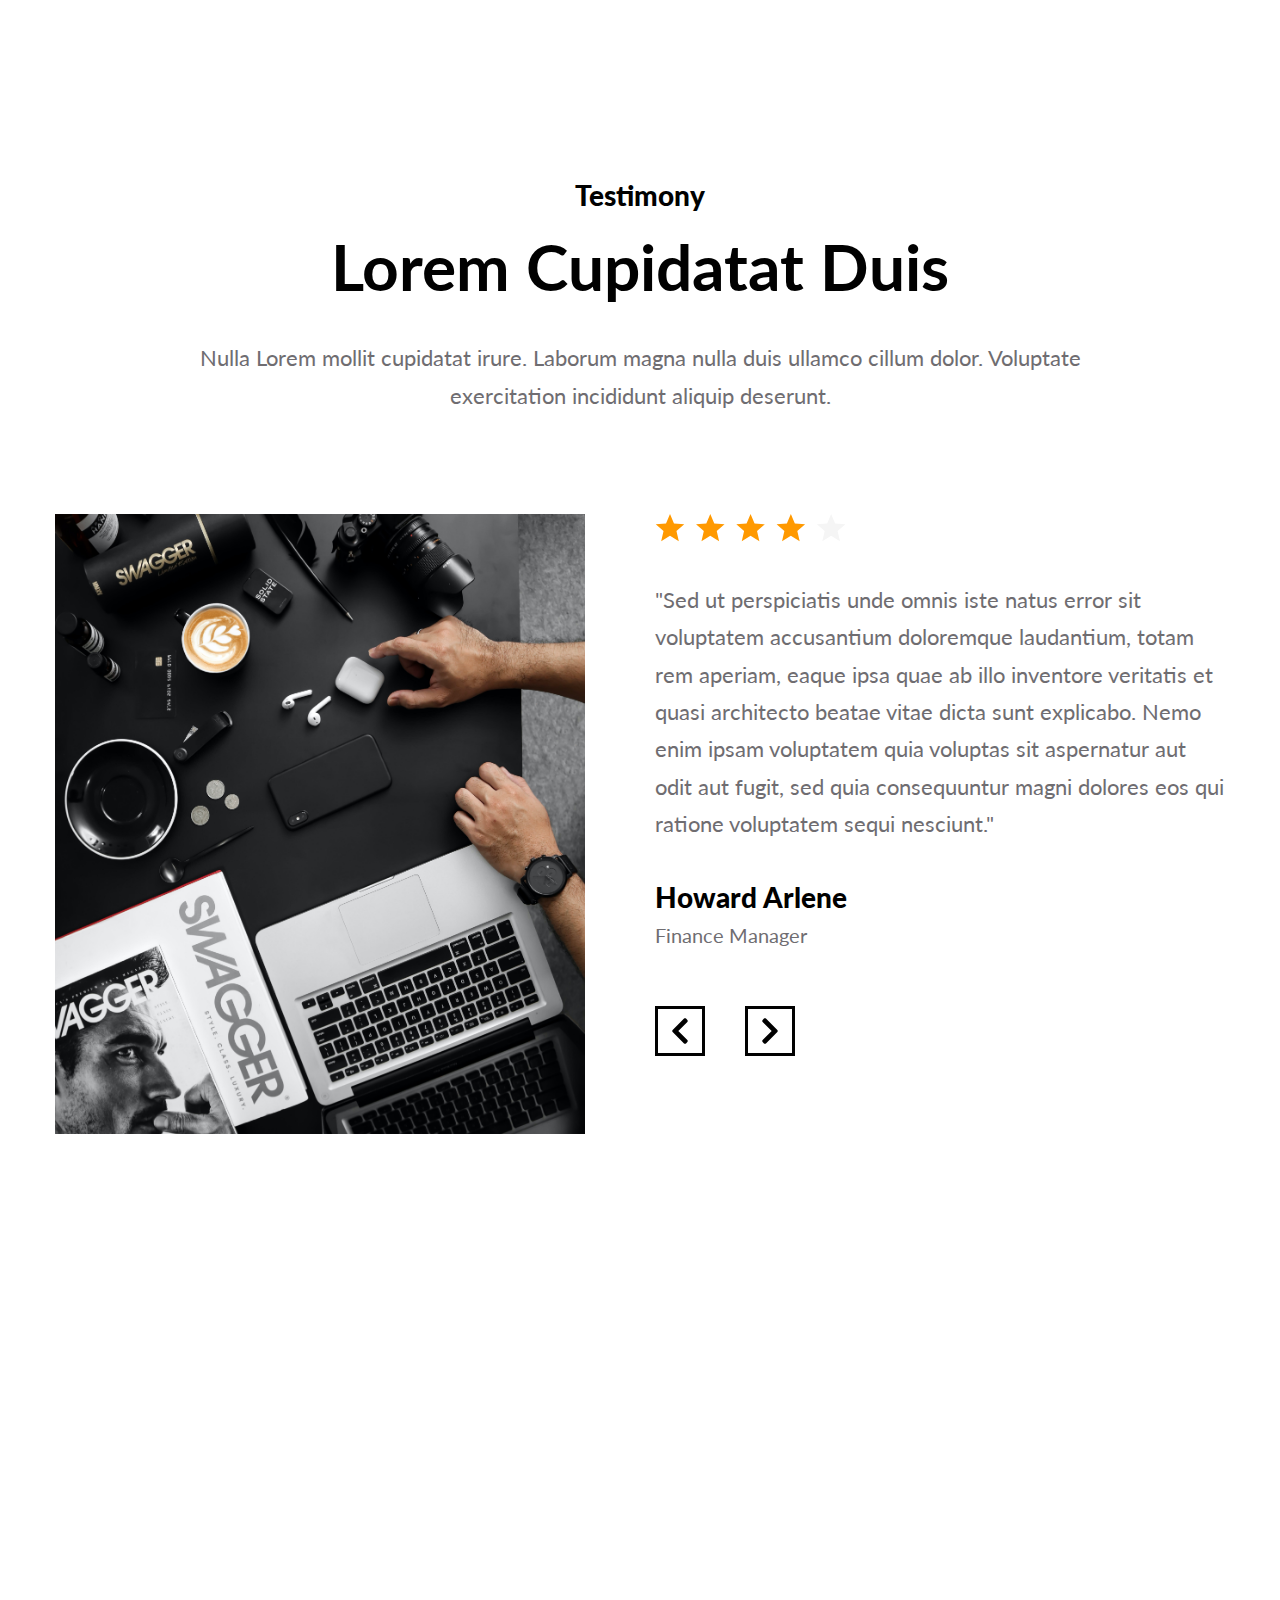
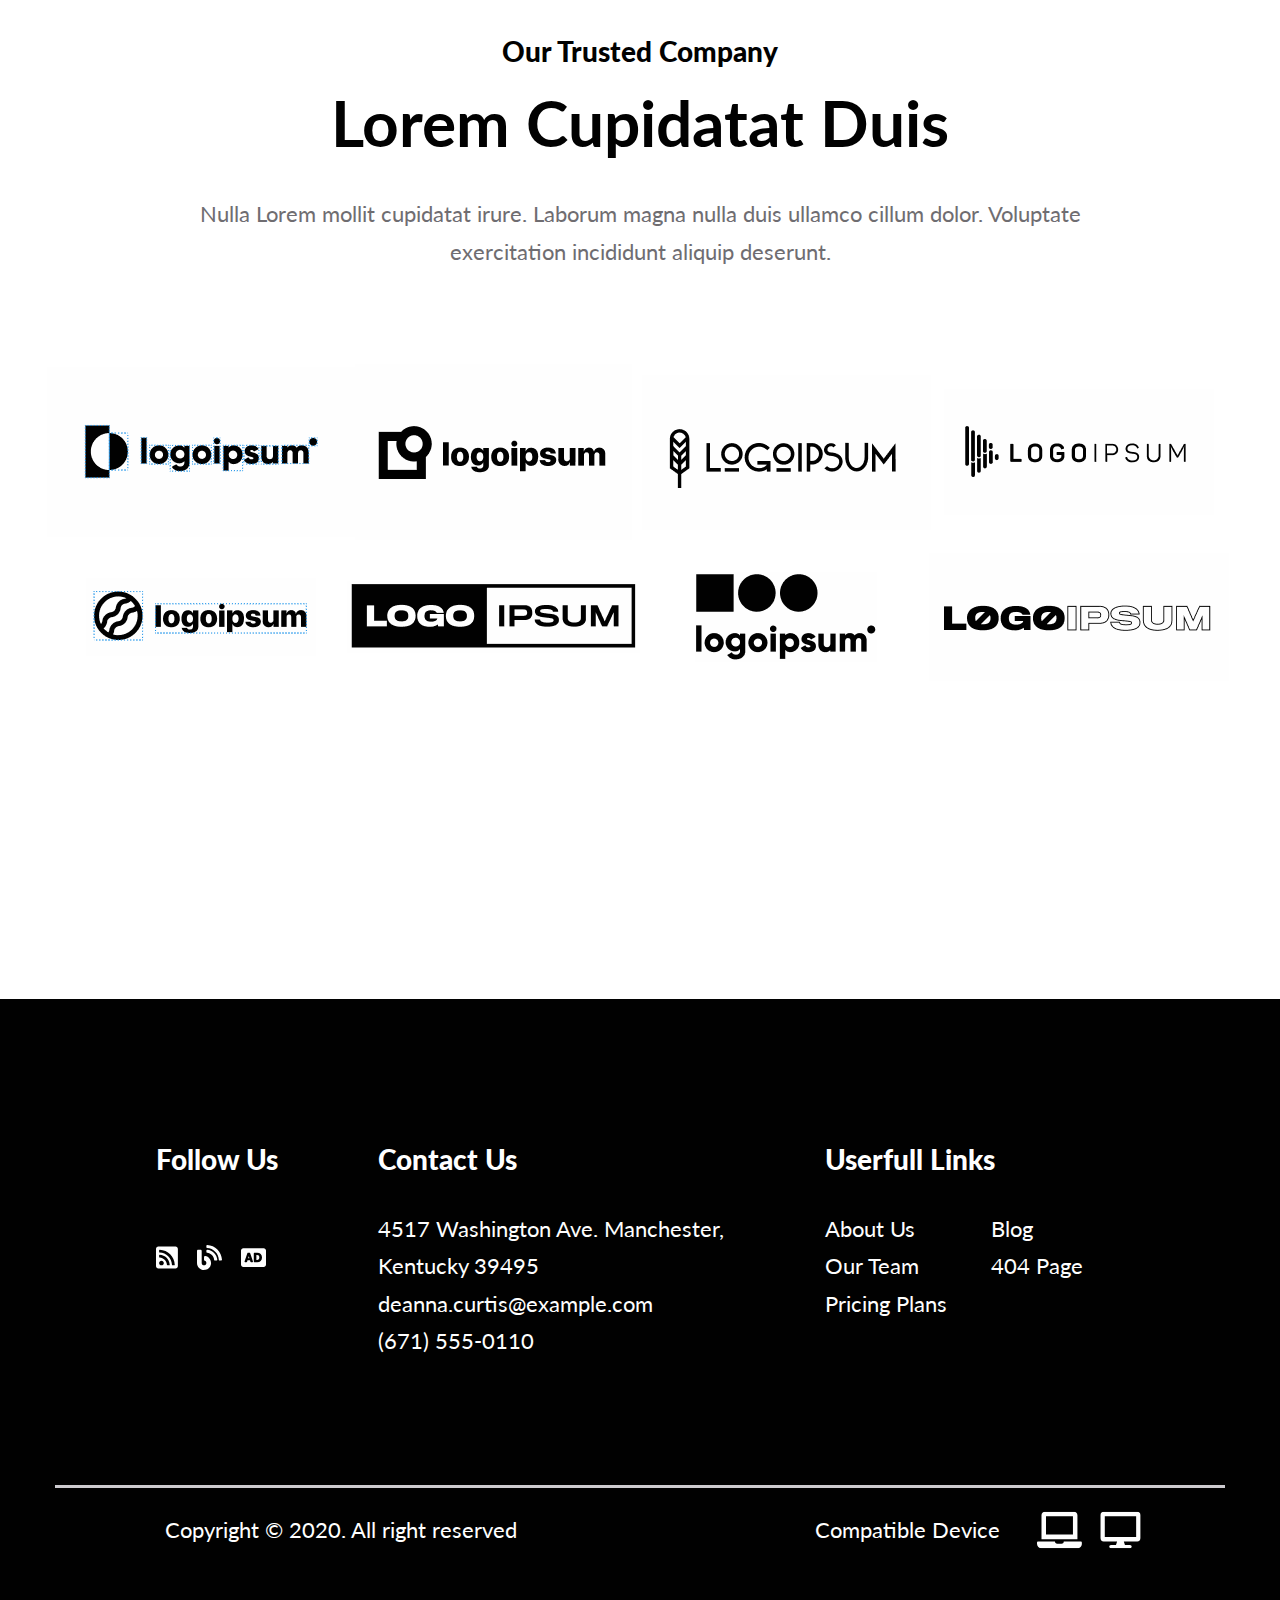
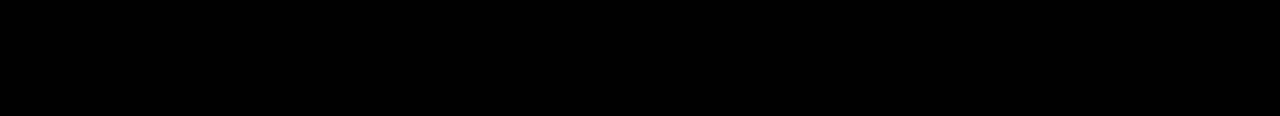
<file: service.html>
<!DOCTYPE html>

<body lang="en">

    <head>
        <meta charset="UTF-8">
        <meta name="viewport" content="width=device-width, initial-scale=1.0">
        <title>Home</title>

        <link rel="stylesheet" href="assets/css/style.css">
    </head>

    <body>
        <header class="display-flex flex-row bg-white">
            <div class="logo-area display-flex align-center">
                <div class="logo-img">
                    <img src="assets/img/logo.png" alt="">
                </div>
                <div class="logo-text">YOURLOGO</div>
            </div>
            <ul class="nav-links display-flex align-center">
                <li class="nav-link">
                    <a href="index.html">Home</a>
                </li>
                <li class="nav-link pages">
                    <div class="nav-link">
                        <a href="#">Pages </a>
                        <img src="assets/img/chevron-down.png" alt="">
                    </div>
                    <ul class="pages-ul">
                        <li><a href="about.html">About Us</a></li>
                        <li><a href="our-teams.html">Our Teams</a></li>
                        <li><a href="service.html">Service</a></li>
                        <li><a href="pricing.html">Price</a></li>
                        <li><a href="our-process.html">Our Process</a></li>
                        <li><a href="404.html">404 Page</a></li>
                    </ul>
                    </div>
                </li>
                <li class="nav-link">
                    <a href="service.html">Service </a>
                </li>
                <li class="nav-link project">
                    <div class="nav-link">
                        <a href="project.html">Projects</a>
                        <img src="assets/img/chevron-down.png" alt="">
                    </div>
                    <ul class="project-ul">
                        <li><a href="project.html">Project</a></li>
                        <li><a href="project-detail.html">Project Details</a></li>
                    </ul>
                </li>
                <li class="nav-link blog">
                    <div class="nav-link">
                        <a href="blog.html">Blog</a>
                        <img src="assets/img/chevron-down.png" alt="">
                    </div>
                    <ul class="blog-ul">
                        <li><a href="blog.html">Blog</a></li>
                        <li><a href="blog-detail.html">Blog Details</a></li>
                    </ul>
                </li>
                <li class="nav-link">
                    <a href="contact-us.html">Contact Us</a>
                </li>
                <li class="nav-link">
                    <a href="career.html">Career</a>
                </li>

            </ul>
            <div class="head-right display-flex align-center">
                <button class="btn" id="started-btn">Started</button>
                <img src="assets/img/search.svg" alt="" class="search-btn">
            </div>
        </header>

        <main>
            <section class="page-banner text-center bg-settings display-flex flex-column">
                <h1 class="page-title">Service</h1>
                <h5 class="banner-subtitle">Home / Service</h5>
            </section>
            <section class="our-process section">
                <div class="container">
                    <div class="section-head align-left">
                        <h5 class="section-subtitle text-left">Our Process</h5>
                        <h3 class="section-title text-left ">Lorem Cupidatat Duis Cillum <br>Ullamco Dolor</h3>
                    </div>
                    <div class="section-body">
                        <div class="miles-esther-cards">
                            <div class="miles-esther-card">
                                <div class="card-logo">
                                    <img src="assets/img/border-none.svg" alt="">
                                </div>
                                <div class="card-title mt0">Miles Esther</div>
                                <p class="card-text text-center">Voluptate exercitation incididunt aliquip deserunt duis
                                    aute irure dolor in reprehenderit in voluptate velit esse cillum
                                    dolore eu fugiat nulla.</p>
                            </div>
                            <div class="miles-esther-card">
                                <div class="card-logo">
                                    <img src="assets/img/border-none.svg" alt="">
                                </div>
                                <div class="card-title mt0">Miles Esther</div>
                                <p class="card-text text-center">Voluptate exercitation incididunt aliquip deserunt duis
                                    aute irure dolor in reprehenderit in voluptate velit esse cillum
                                    dolore eu fugiat nulla.</p>
                            </div>
                            <div class="miles-esther-card">
                                <div class="card-logo">
                                    <img src="assets/img/border-none.svg" alt="">
                                </div>
                                <div class="card-title mt0">Miles Esther</div>
                                <p class="card-text text-center">Voluptate exercitation incididunt aliquip deserunt duis
                                    aute irure dolor in reprehenderit in voluptate velit esse cillum
                                    dolore eu fugiat nulla.</p>
                            </div>
                        </div>
                    </div>

                </div>
            </section>
            <section class="testimony">
                <div class="container">
                    <div class="section-head">
                        <h5 class="section-subtitle">Testimony</h5>
                        <h3 class="section-title">Lorem Cupidatat Duis</h3>
                        <p class="section-text text-center mg-auto mt32">Nulla Lorem mollit cupidatat irure. Laborum
                            magna
                            nulla
                            duis
                            ullamco
                            cillum dolor. Voluptate exercitation incididunt
                            aliquip deserunt.</p>
                    </div>
                    <div class="section-body display-flex mt100">
                        <img src="assets/img/bg3.jpg" alt="">
                        <div class="testimony-body">
                            <div class="-stars">
                                <svg xmlns="http://www.w3.org/2000/svg" width="192" height="30" viewBox="0 0 192 30"
                                    fill="none">
                                    <path
                                        d="M15 0L18.994 9.50273L29.2658 10.3647L21.4624 17.0998L23.8168 27.1353L15 21.795L6.18322 27.1353L8.53757 17.0998L0.734152 10.3647L11.006 9.50273L15 0Z"
                                        fill="#FF9900" />
                                    <path
                                        d="M55.2852 0L59.2792 9.50273L69.551 10.3647L61.7476 17.0998L64.1019 27.1353L55.2852 21.795L46.4684 27.1353L48.8227 17.0998L41.0193 10.3647L51.2912 9.50273L55.2852 0Z"
                                        fill="#FF9900" />
                                    <path
                                        d="M95.5703 0L99.5643 9.50273L109.836 10.3647L102.033 17.0998L104.387 27.1353L95.5703 21.795L86.7535 27.1353L89.1079 17.0998L81.3045 10.3647L91.5763 9.50273L95.5703 0Z"
                                        fill="#FF9900" />
                                    <path
                                        d="M135.855 0L139.849 9.50273L150.121 10.3647L142.318 17.0998L144.672 27.1353L135.855 21.795L127.039 27.1353L129.393 17.0998L121.59 10.3647L131.861 9.50273L135.855 0Z"
                                        fill="#FF9900" />
                                    <path
                                        d="M176.145 0L180.139 9.50273L190.41 10.3647L182.607 17.0998L184.961 27.1353L176.145 21.795L167.328 27.1353L169.682 17.0998L161.879 10.3647L172.151 9.50273L176.145 0Z"
                                        fill="#F5F5F5" />
                                </svg>
                            </div>
                            <p class="text-gray">
                                "Sed ut perspiciatis unde omnis iste natus error sit voluptatem accusantium doloremque
                                laudantium, totam rem aperiam,
                                eaque ipsa quae ab illo inventore veritatis et quasi architecto beatae vitae dicta sunt
                                explicabo. Nemo enim ipsam
                                voluptatem quia voluptas sit aspernatur aut odit aut fugit, sed quia consequuntur magni
                                dolores eos qui ratione
                                voluptatem sequi nesciunt."
                            </p>
                            <div class="card-title">
                                Howard Arlene
                            </div>
                            <div class="card-subtitle text-gray">Finance Manager</div>
                            <div class="page-btns display-flex">
                                <div class="page-btn btn">
                                    <svg xmlns="http://www.w3.org/2000/svg" width="20" height="30" viewBox="0 0 20 30"
                                        fill="none">
                                        <path
                                            d="M2.64614 14.0054L14.0338 2.61831C14.5829 2.06929 15.4735 2.06929 16.0225 2.61831L17.3508 3.94663C17.8993 4.49507 17.8999 5.38335 17.3532 5.93296L8.32798 14.9998L17.3526 24.0671C17.8999 24.6167 17.8987 25.505 17.3502 26.0535L16.0219 27.3818C15.4729 27.9308 14.5823 27.9308 14.0333 27.3818L2.64614 15.9941C2.09712 15.4451 2.09712 14.5544 2.64614 14.0054Z"
                                            fill="black" />
                                    </svg>
                                </div>
                                <div class="page-btn btn">
                                    <svg xmlns="http://www.w3.org/2000/svg" width="20" height="30" viewBox="0 0 20 30"
                                        fill="none">
                                        <path
                                            d="M17.3505 15.9949L5.96314 27.3822C5.41394 27.9314 4.52355 27.9314 3.97441 27.3822L2.64626 26.0541C2.098 25.5058 2.09694 24.6173 2.64392 24.0677L11.6686 15.0006L2.64392 5.93346C2.09694 5.38391 2.098 4.49534 2.64626 3.94708L3.97441 2.61893C4.5236 2.06973 5.414 2.06973 5.96314 2.61893L17.3504 14.0062C17.8996 14.5554 17.8996 15.4457 17.3505 15.9949Z"
                                            fill="black" />
                                    </svg>
                                </div>
                            </div>
                        </div>
                    </div>
                </div>
            </section>
            <section class="our-trusted-company">
                <div class="container">
                    <div class="section-head align-center">
                        <h5 class="section-subtitle text-center">Our Trusted Company</h5>
                        <h3 class="section-title text-center">Lorem Cupidatat Duis</h3>
                        <p class="section-text text-center">Nulla Lorem mollit cupidatat irure. Laborum magna nulla duis
                            ullamco cillum dolor. Voluptate exercitation incididunt
                            aliquip deserunt.</p>
                    </div>
                    <div class="section-body">
                        <div class="trusted-companys">
                            <div class="trusted-company">
                                <img src="assets/img/logo1.PNG" alt="">
                            </div>
                            <div class="trusted-company">
                                <img src="assets/img/logo2.PNG" alt="">
                            </div>
                            <div class="trusted-company">
                                <img src="assets/img/logo3.PNG" alt="">
                            </div>
                            <div class="trusted-company">
                                <img src="assets/img/logo4.PNG" alt="">
                            </div>
                            <div class="trusted-company">
                                <img src="assets/img/logo5.PNG" alt="">
                            </div>
                            <div class="trusted-company">
                                <img src="assets/img/logo6.PNG" alt="">
                            </div>
                            <div class="trusted-company">
                                <img src="assets/img/logo7.PNG" alt="">
                            </div>
                            <div class="trusted-company">
                                <img src="assets/img/logo8.PNG" alt="">
                            </div>
                        </div>
                    </div>
                </div>
            </section>





            <!-- </main> -->

            <footer>
                <div class="container">
                    <div class="footer-body">
                        <div class="footer-row">
                            <div class="footer-col">
                                <h6 class="footer-col-head section-subtitle text-white text-left">
                                    Follow Us
                                </h6>
                                <div class="socials">
                                    <ul class="display-flex">
                                        <li><a href="#"><img src="assets/img/rss-square-white.svg" alt=""></a></li>
                                        <li><a href="#"><img src="assets/img/blog-white.svg" alt=""></a></li>
                                        <li><a href="#"><img src="assets/img/audio-description-white.svg" alt=""></a>
                                        </li>
                                    </ul>
                                </div>
                            </div>
                            <div class="footer-col">
                                <h6 class="footer-col-head section-subtitle text-white text-left">
                                    Contact Us
                                </h6>
                                <p>4517 Washington Ave. Manchester,<br> Kentucky 39495</p>
                                <p>deanna.curtis@example.com</p>
                                <p>(671) 555-0110</p>
                            </div>
                            <div class="footer-col">
                                <h6 class="footer-col-head section-subtitle text-white text-left">
                                    Userfull Links
                                </h6>
                                <ul class="footer-col3-links">
                                    <li><a href="about.html">About Us</a></li>
                                    <li><a href="blog.html">Blog</a></li>
                                    <li><a href="our-teams.html">Our Team</a></li>
                                    <li><a href="404.html">404 Page</a></li>
                                    <li><a href="pricing.html">Pricing Plans</a></li>
                                </ul>
                            </div>
                        </div>
                        <div class="footer-row">
                            <div class="footer-row2-body">
                                <div>
                                    <p>Copyright © 2020. All right reserved</p>
                                </div>
                                <div class="compadible-devices">
                                    <p>Compatible Device</p>
                                    <div class="compadible-devices-logos">
                                        <img src="assets/img/laptop.svg" alt="">
                                        <img src="assets/img/desktop.svg" alt="">
                                    </div>
                                </div>
                            </div>
                        </div>
                    </div>
                </div>
            </footer>
            <!-- </body> -->
            <!-- </html> -->
</file>
<file: assets/css/style.css>
@import url('https://fonts.googleapis.com/css2?family=Lato:wght@100;300;400;700;900&display=swap');


/*? ..######...########.##....##.########.########.....###....##...... */
/*? .##....##..##.......###...##.##.......##.....##...##.##...##...... */
/*? .##........##.......####..##.##.......##.....##..##...##..##...... */
/*? .##...####.######...##.##.##.######...########..##.....##.##...... */
/*? .##....##..##.......##..####.##.......##...##...#########.##...... */
/*? .##....##..##.......##...###.##.......##....##..##.....##.##...... */
/*? ..######...########.##....##.########.##.....##.##.....##.######## */
* {
    margin: 0;
    padding: 0;
    text-decoration: none;
    list-style: none;
    box-sizing: border-box;
}

a {
    color: #010101;
}

.container {
    width: 100%;
    max-width: 1170px;
    margin: auto;
}

.container-little {
    max-width: 770px;
    width: 100%;
    margin: auto;
}

.container-middle {
    max-width: 970px;
    width: 100%;
    margin: auto;
}

.section {
    display: flex;
}

.section-head {
    display: flex;
    flex-direction: column;
}

/* ------------Background----------------- */
.bg-settings {
    background-position: center;
    background-repeat: no-repeat;
    background-size: cover;
}

.bg-white {
    background-color: white !important;
}

/* ------------Texts----------------- */
.logo-text {
    color: var(--Reading-Black, #010101);

    /* Website / Heading / H3 - Bold */
    font-family: Lato;
    font-size: 36px;
    font-style: normal;
    font-weight: 700;
    line-height: normal;
}

.page-title {
    color: var(--Reading-Black, #010101);

    /* Website / Heading / H2 - Bold */
    font-family: Lato;
    font-size: 64px;
    font-style: normal;
    font-weight: 700;
    line-height: 80px;
    /* 125% */
}

.section-title {
    color: var(--Reading-Black, #010101);
    text-align: center;

    /* Website / Heading / H2 - Bold */
    font-family: Lato;
    font-size: 64px;
    font-style: normal;
    font-weight: 700;
    line-height: 80px;
    /* 125% */
    margin-top: 15px;
}

.section-text {
    max-width: 964px;
    color: #6F6D71;
    margin-top: 32px;
}

.section-subtitle {
    color: var(--Reading-Black, #010101);
    text-align: center;

    /* Website / Heading / H4 - Bold */
    font-family: Lato;
    font-size: 28px;
    font-style: normal;
    font-weight: 900;
    line-height: normal;
    margin-top: 200px;
}

.banner-subtitle {
    color: var(--Reading-Black, #010101);
    text-align: center;

    /* Website / CTA / Normal - Bold */
    font-family: Lato;
    font-size: 24px;
    font-style: normal;
    font-weight: 700;
    line-height: 180%;
    /* 43.2px */
}

p {
    /* Website / Body / 22 - 170% */
    font-family: Lato;
    font-size: 22px;
    font-style: normal;
    font-weight: 400;
    line-height: 170%;
    /* 37.4px */
}

.blog-title {
    color: var(--Reading-Black, #010101);

    /* Website / Heading / H3 - Bold */
    font-family: Lato;
    font-size: 42px;
    font-style: normal;
    font-weight: 900;
    line-height: 140%;
    /* 58.8px */
}

.btn {
    border: 3px solid var(--Reading-Black, #010101);
    color: var(--Reading-Black, #010101);
    background: none;
    text-align: center;
    /* Website / CTA / Normal - Bold */
    font-family: Lato;
    font-size: 24px;
    font-style: normal;
    font-weight: 700;
    line-height: 180%;
    /* 43.2px */
    display: flex;
    align-items: center;
    justify-content: center;
    text-align: center;
}

.card-title {
    font-family: Lato;
    font-size: 28px;
    font-style: normal;
    font-weight: 900;
    line-height: normal;
}

.card-subtitle {
    font-family: Lato;
    font-size: 20px;
    font-style: normal;
    font-weight: 400;
    line-height: normal;
}

.form-text {
    font-family: Lato;
    font-size: 24px;
    font-style: normal;
    font-weight: 400;
    line-height: 130.5%;
    /* 31.32px */
}

/*--------------Text Renk-------------*/
.text-white {
    color: white !important;
}

.text-black {
    color: black !important;
}

.text-gray {
    color: #6F6D71 !important;
}

.border-black {
    border-color: black !important;
}

.border-2px {
    border-bottom-width: 2px !important;
}

/*--------------Konumlandırma-------------*/
.align-center {
    align-items: center !important;
}

.align-left {
    flex-wrap: wrap;
    align-content: flex-start !important;
}

.text-center {
    text-align: center !important;
}

.text-left {
    text-align: left !important;
}

.text-right {
    text-align: right !important;
}

.mg-auto {
    margin: 0 auto;
}

.display-flex {
    display: flex !important;
}

.flex-column {
    flex-direction: column !important;
}

.flex-row {
    flex-direction: row;
}

.flex-row-reverse {
    flex-direction: row-reverse !important;
}

.flex-column-revers {
    flex-direction: column-reverse !important;
}

.gap100 {
    gap: 100px !important;
}

.gap16 {
    gap: 16px !important;
}

.gap32 {
    gap: 32px !important;
}

.mt32 {
    margin-top: 32px !important;
}

.mt64 {
    margin-top: 64px !important;
}

.mt16 {
    margin-top: 16px !important;
}

.mt100 {
    margin-top: 100px !important;
}

.mt200 {
    margin-top: 200px;
}

.mt08 {
    margin-top: 8px !important;
}

.mt0 {
    margin-top: 0 !important;
}

.pd0 {
    padding: 0 !important;
}

.justify-center {
    justify-content: center !important;
}

.justify-right {
    justify-content: right !important;
}

.pb200 {
    padding-bottom: 200px !important;
}

/*--------------Boyutlandırma-------------*/
.width100 {
    width: 100% !important;
}

/*-----------HEADER STYLES STARTS HERE--------------------------------*/
header {
    justify-content: space-around;
    /* padding: 24px 0; */
    background-color: #dddddd;
    flex-wrap: wrap;
}

.logo-area {
    gap: 14px;
}

.nav-links {
    gap: 35px;
    flex-wrap: wrap;
    height: 122px;
}

.nav-link {
    display: flex;
    gap: 12px;
    align-items: center;
    cursor: pointer;
    color: var(--Reading-Black, #010101);
    text-align: center;

    /* Website / CTA / Normal - Regular */
    font-family: Lato;
    font-size: 24px;
    font-style: normal;
    font-weight: 400;
    line-height: 180%;
    /* 43.2px */
    margin: auto;
    height: 100%;
}

.head-right {
    gap: 34px;
}

#started-btn {
    width: 158px;
    height: 62px;
}

.pages, .project, .blog {
    display: flex;
    flex-direction: column;
    position: relative;
}

.pages-ul {
    width: 733px;
    display: flex;
    flex-wrap: wrap;
    background-color: white;
    border-radius: 0 0 150px 10px;
    visibility: hidden;
    position: absolute;
    left: 0;
    top: 122px;
    text-align: left;
    overflow: hidden;
}

.pages-ul li:hover, .blog-ul li:hover, .project-ul li:hover {
    background-color: #CDCBCF;
}


.pages-ul li, .project-ul li, .blog-ul li {
    flex: 1 1 30%;

}

.pages-ul li a, .project-ul li a, .blog-ul li a {
    padding: 10px;
}

.pages:hover {
    .pages-ul {
        visibility: visible;
    }
}

.project-ul {
    position: absolute;
    visibility: hidden;
    width: 493px;
    display: flex;
    flex-wrap: wrap;
    background-color: white;
    border-radius: 0 0 150px 10px;
    left: 0;
    top: 122px;
    text-align: left;
    overflow: hidden;
}

.project:hover {
    .project-ul {
        visibility: visible;
    }
}

.project-ul li, .blog-ul li {
    flex: 1 1 51%;
}

.blog:hover {
    .blog-ul {
        visibility: visible;
    }
}

.blog-ul {
    position: absolute;
    visibility: hidden;
    width: 341px;
    display: flex;
    flex-wrap: wrap;
    background-color: white;
    border-radius: 0 0 150px 10px;
    left: 0;
    top: 122px;
    text-align: left;
    overflow: hidden;
}




/*-----------HEADER STYLES ENDS HERE--------------------------------*/

/* -----------FOOTER STYLES STARTS HERE------------------------------ */
footer {
    background-color: #010101;
    color: white;
    padding: 143px 0;
    min-height: 666px;
}

.footer-row {
    display: flex;
    justify-content: space-evenly;
    flex-wrap: wrap;
}

.footer-col-head {
    margin-bottom: 34px;
    margin-top: 0;
}

.footer-col {
    display: flex;
    flex-direction: column;
}

.footer-col3-links li a, .footer-col p {
    color: var(--Reading-Pure-White, #FEFEFE);

    font-family: Lato;
    font-size: 22px;
    font-style: normal;
    font-weight: 400;
    line-height: 170%;
}

.footer-col3-links {
    display: flex;
    flex-wrap: wrap;
    column-gap: 42px;
    max-width: 300px;
}

.footer-col3-links li {
    min-width: 124px;
}

.footer-row:nth-child(2) {
    min-height: 88px;
    margin-top: 125px;
    border-top: 3px solid #cdcbcf;
    align-items: center;

}

.footer-row2-body {
    width: 100%;
    display: flex;
    justify-content: space-between;
    padding: 0 110px;
    flex-wrap: wrap;
}

.compadible-devices {
    display: flex;
    gap: 37px;
}

.compadible-devices-logos {
    display: flex;
    gap: 16px;
}

/* -----------FOOTER STYLES ENDS HERE------------------------------ */

/* TODO ----------------------General-Styles-Ends-Here-----------------------------------------------------------------------------------------------------------------**/

/*? .####.##....##.########..########.##.....## */
/*? ..##..###...##.##.....##.##........##...##. */
/*? ..##..####..##.##.....##.##.........##.##.. */
/*? ..##..##.##.##.##.....##.######......###... */
/*? ..##..##..####.##.....##.##.........##.##.. */
/*? ..##..##...###.##.....##.##........##...##. */
/*? .####.##....##.########..########.##.....## */
/*-----------HERO STYLES STARTS HERE--------------------------------*/
.hero {
    min-height: 900px;
    background-image: url(../img/ss1.jpg);
    justify-content: space-between;
    padding: 0 90px;
}

#hero-main {
    gap: 35px;
    max-width: 545px;
}

#hero-btn {
    width: fit-content;
    padding: 18px 100px;
}

.hero-socials ul {
    gap: 40px;
}

/* -----------HERO STYLES ENDS HERE-------------------------------- */

/* -----------ABOUT US STYLES STARTS HERE-------------------------------- */
.satisfaction-cards {
    display: flex;
    flex-wrap: wrap;
    gap: 106px;
    margin-top: 100px;
}

.satisfaction-card {
    max-width: 319px;
    align-items: center;
    display: flex;
    flex-direction: column;
}

.card-number {
    text-align: center;
    font-family: Lato;
    font-size: 48px;
    font-style: normal;
    font-weight: 800;
    line-height: normal;
}

.card-title {
    margin-top: 26px;
}

.card-text {
    font-family: Lato;
    font-size: 18px;
    font-style: normal;
    font-weight: 400;
    line-height: 170%;
    /* 30.6px */
}

.satisfaction-card p {
    margin-top: 8px;
}


/* -----------ABOUT US STYLES ENDS HERE-------------------------------- */

/* -----------OUR SERVİCE STYLES STARTS HERE-------------------------------- */
.our-service-grid {
    display: grid;
    grid-template-columns: repeat(3, 1fr);
    grid-template-rows: repeat(3, minmax(370px, auto));
    gap: 30px;
    margin-top: 100px;
}

.our-service-box {

    padding: 47px;
    justify-content: center;
}

.our-service-box:nth-child(1) {
    background-image: url(../img/vs1.jpg);
}

.our-service-box:nth-child(3) {
    background-image: url(../img/vs3.jpg);
}

.our-service-box:nth-child(4) {
    background-image: url(../img/vs4.jpg);
}

.our-service-box:nth-child(5) {
    background-image: url(../img/vs5.jpg);
}

.our-service-box:nth-child(6) {
    background-image: url(../img/vs6.jpg);
}

.our-service-box:nth-child(2) {
    background-image: url(../img/vs2.jpg);
}

.our-service-box h6 {
    margin-top: 9px;
}

.box-left {
    grid-column: 1/3;
}

.box-right {
    grid-column: 2/4;
}

/* -----------OUR SERVİCE STYLES ENDS HERE-------------------------------- */

/* -----------OUR PROCESS STYLES STARTS HERE-------------------------------- */
.miles-esther-cards {
    display: flex;
    gap: 105px;
    margin-top: 100px;
    flex-wrap: wrap;
}

.miles-esther-card {
    display: flex;
    flex-direction: column;
    gap: 30px;
    align-items: center;
    justify-content: center;
    align-content: center;
    min-width: 320px;
    flex: 1;
}

.miles-esther-card P {
    padding-top: 30px;
    border-top: 1px solid #CDCBCF;
}

.miles-esther-card:nth-child(2) P {
    border-top: 4px solid black;
}


/* -----------OUR PROCESS STYLES ENDS HERE-------------------------------- */

/* -----------PRİCE STYLES STARTS HERE-------------------------------- */

.price {
    padding: 200px 0;
    display: flex;
    flex-direction: column;
    align-items: center;
}

.price-cards {
    display: flex;
    gap: 30px;
    margin-top: 100px;

}

.price-card {
    display: flex;
    flex-direction: column;
    align-items: center;
    padding: 47px;
    width: 470px;

}

.price-card .card-title {
    margin-top: 62px;
}

.money-row {
    display: flex;
    gap: 11px;
    align-items: center;
    margin-top: 24px;
}

.money-text {
    font-family: Lato;
    font-size: 28px;
    font-style: normal;
    font-weight: 900;
    line-height: normal;
}

.money-number {
    font-family: Lato;
    font-size: 48px;
    font-style: normal;
    font-weight: 800;
    line-height: normal;
}

.specs {
    display: flex;
    flex-direction: column;
    gap: 22px;
    margin-top: 32px;
    border-top: 1px solid #cdcbcf;
    padding-top: 52px;
    width: 382px;
}

.spec-row {
    display: flex;
    gap: 30px;
}

.spec-text {
    color: var(--Action-Color-4, #010101);
    /* Website / Body / Regular */
    font-family: Lato;
    font-size: 24px;
    font-style: normal;
    font-weight: 400;
    line-height: 130.5%;
    /* 31.32px */
}

.price-cards button {
    width: 224.449px;
    height: 80px;
    flex-shrink: 0;
    border: 1px solid var(--Reading-Deactive, #CDCBCF);
    margin-top: 80px;
    cursor: pointer;
}

.price-card:nth-child(2) button {
    border: 3px solid black;
}


/* -----------PRİCE STYLES ENDS HERE-------------------------------- */

/* -----------OUR TEMAS STYLES STARTS HERE-------------------------------- */
.teams-cards {
    display: flex;
    flex-wrap: wrap;
    gap: 30px;
    margin-top: 100px;
}

.teams-card {
    gap: 9px;
    display: flex;
    flex-direction: column;
    align-items: flex-start;
    height: 370px;
    width: 370px;

    padding: 133px 65px 0 65px;
}

.teams-card:nth-child(1) {
    background-image: url(../img/ot1.jpg);
}

.teams-card:nth-child(2) {
    align-items: center;
    background-image: url(../img/ot2.jpg);
}

.teams-card:nth-child(3) {
    background-image: url(../img/ot3.jpg);
}

.teams-card:nth-child(4) {
    background-image: url(../img/ot4.jpg);
}

.teams-card:nth-child(5) {
    background-image: url(../img/ot5.jpg);
}

.teams-card:nth-child(6) {
    background-image: url(../img/ot6.jpg);
}

.teams-card .card-title {
    margin-top: 0;
}

.socials ul {
    gap: 19px;
    margin-top: 35px;
}


/* -----------OUR TEMAS STYLES ENDS HERE-------------------------------- */

/* -----------TRUSTED COMPANY STYLES STARTS HERE---------------------------- */
.our-trusted-company {
    margin-top: 100px;
    margin-bottom: 300px;
}

.trusted-companys {
    display: flex;
    flex-direction: row;
    flex-wrap: wrap;
    margin-top: 100px;
}

.trusted-company {
    width: 292.5px;
    height: 164.5px;
    display: flex;
    align-items: center;
    justify-content: center;
}

.trusted-company img {
    cursor: pointer;

}


/* -----------TRUSTED COMPANY STYLES ENDS HERE------------------------------ */

/*! ---------------------------------İNDEX-HTML-ENDS----------------------------------------------------------------------------------------------------------------*/
/*? ....###....########...#######..##.....##.######## */
/*? ...##.##...##.....##.##.....##.##.....##....##... */
/*? ..##...##..##.....##.##.....##.##.....##....##... */
/*? .##.....##.########..##.....##.##.....##....##... */
/*? .#########.##.....##.##.....##.##.....##....##... */
/*? .##.....##.##.....##.##.....##.##.....##....##... */
/*? .##.....##.########...#######...#######.....##...  */

/* -----------Banner STYLES Starts HERE------------------------------ */

.page-banner {
    background-image: url(..//img/bg2.jpg);
    min-height: 566px;
    gap: 35px;
    padding-top: 165px;
}

/* -----------Banner STYLES ENDS HERE------------------------------ */

/* -----------Testimony STYLES Starts HERE------------------------------ */
.testimony {
    padding-bottom: 200px;
}

.testimony img {
    width: 530px;
    height: 620px;
}

.testimony .section-body {
    gap: 70px;
}

.testimony-body p {
    margin-top: 32.5px;
}

.testimony-body .card-title {
    margin-top: 37px;
}

.testimony-body .card-subtitle {
    margin-top: 9px;
}

.page-btns {
    gap: 40px;
    margin-top: 59px;
}

.page-btn {
    display: flex;
    width: 50px;
    height: 50px;
    padding: 10px;
    justify-content: center;
    align-items: center;
    gap: 10px;
    flex-shrink: 0;
}

/* -----------Testimony STYLES ENDS HERE------------------------------ */



/*! ---------------------------------ABOUT-HTML-ENDS--------------------------------------------------------------------------------------------------------------*/

/*?..#######..##.....##.########..########.########....###....##.....##..#####*/
/*?.##.....##.##.....##.##.....##....##....##.........##.##...###...###.##....*/
/*?.##.....##.##.....##.##.....##....##....##........##...##..####.####.#.....*/
/*?.##.....##.##.....##.########.....##....######...##.....##.##.###.##..#####*/
/*?.##.....##.##.....##.##...##......##....##.......#########.##.....##.......*/
/*?.##.....##.##.....##.##....##.....##....##.......##.....##.##.....##.##....*/
/*?..#######...#######..##.....##....##....########.##.....##.##.....##..#####*/

/* -----------OUR-BLOG STYLES STARTS HERE------------------------------ */

.our-blog {
    padding-bottom: 200px;
}

.blog-card img {
    width: 100%;
    min-width: 470px;
    height: 270px;
    margin: auto;
}

.blog-cards {
    display: flex;
    flex-direction: row;
    gap: 30px;
    flex-wrap: wrap;
    max-width: 1470px;
    width: 100%;
}

.blog-card {
    flex: 1 1 calc(33% - 30px);
    max-width: 570px;
    margin: auto;
}

.blog-card-body {
    padding: 32px 69px 32px;
}

.blog-card-btn {
    width: 234px;
    height: 80px;
    padding: 19px 83px;
    margin-top: 60px;
    margin-left: auto;
    margin-right: auto;
}

.our-blog .page-btns {
    margin-top: 122px;
}

/* -----------OUR-BLOG STYLES ENDS HERE------------------------------ */

/*! ---------------------------------OUR-TEAMS-HTML-ENDS--------------------------------------------------------------------------------------------------------------*/

/* ?..######..########.########...##.....##.####.######...#######  */
/* ? .##....##.##.......##.....##.##.....##..##..##.......##...... */
/* ? .##.......##.......##.....##.##.....##..##..##.......##...... */
/* ? ..######..######...########..##.....##..##..##.......######.. */
/* ? .......##.##.......##...##....##...##...##..##.......##...... */
/* ? .##....##.##.......##....##....##.##....##..##.......##...... */
/* ? ..######..########.##.....##....###....####..######..######## */

/* TODO BU SAYFADA KOD YAZMAYA GEREK KALMADI */
/*! ---------------------------------SERVİCE-HTML-ENDS--------------------------------------------------------------------------------------------------------------*/


/* ..######...#######..##....##.########....###.....######..######## */
/* .##....##.##.....##.###...##....##......##.##...##....##....##... */
/* .##.......##.....##.####..##....##.....##...##..##..........##... */
/* .##.......##.....##.##.##.##....##....##.....##.##..........##... */
/* .##.......##.....##.##..####....##....#########.##..........##... */
/* .##....##.##.....##.##...###....##....##.....##.##....##....##... */
/* ..######...#######..##....##....##....##.....##..######.....##... */
.contact {
    padding-bottom: 200px;
}

.contact-forms {
    display: flex;
    flex-direction: column;
    gap: 90px;
}

.form-row {
    display: flex;
    flex-direction: row;
    gap: 30px;
}

.form {
    display: flex;
    flex-direction: row;
    gap: 31px;
    flex: 1 0 50%;
    padding-bottom: 35px;
    border-bottom: 1px solid #cdcbcf;
}

.big-form {
    padding-bottom: 245px;
    position: relative;
}

.big-form img {
    position: absolute;
    bottom: 20px;
    right: 0;
}

.form-row:last-child {
    justify-content: space-between;
}

.form-btn {
    width: 270px;
    height: 80px;
}

/*! ---------------------------------CONTACT-US-HTML-ENDS-----------------------------------------------------------------------------------------------------------*/


/* .########..########...#######........##.########..######..######## */
/* .##.....##.##.....##.##.....##.......##.##.......##....##....##... */
/* .##.....##.##.....##.##.....##.......##.##.......##..........##... */
/* .########..########..##.....##.......##.######...##..........##... */
/* .##........##...##...##.....##.##....##.##.......##..........##... */
/* .##........##....##..##.....##.##....##.##.......##....##....##... */
/* .##........##.....##..#######...######..########..######.....##... */



/* -----------OUR-PROJECT STYLES STARTS HERE------------------------------ */
.our-project {
    padding-bottom: 200px;
}

.our-project .page-btns {
    margin-top: 45px;
}

.our-project-cards {
    flex-wrap: wrap;
    gap: 30px;
}

.our-pr-card {
    max-width: 570px;
    width: 100%;
}

.our-pr-card img {
    width: 100%;
}

.our-pr-card-body {
    padding: 60px 49px;
    gap: 59px;
    justify-content: space-between;
}

.our-por-card-text {
    gap: 8px;
}

.our-pr-card-btn {
    border: none;
    color: var(--Reading-Black, #010101);
    text-align: center;

    /* Website / Body / 20 - Auto */
    font-family: Lato;
    font-size: 20px;
    font-style: normal;
    font-weight: 400;
    line-height: normal;
}


/* -----------OUR-PROJECT STYLES ENDS HERE------------------------------ */

/*! ---------------------------------OUR-PROJECT-HTML-ENDS-----------------------------------------------------------------------------------------------------------*/


/* .########..########.########....###....####.##...... */
/* .##.....##.##..........##......##.##....##..##...... */
/* .##.....##.##..........##.....##...##...##..##...... */
/* .##.....##.######......##....##.....##..##..##...... */
/* .##.....##.##..........##....#########..##..##...... */
/* .##.....##.##..........##....##.....##..##..##...... */
/* .########..########....##....##.....##.####.######## */

/* --------------------- DETAİL 1-------------------------------- */

.our-project {
    padding-bottom: 200px;
}

.project-details {
    gap: 100px;
    max-width: 970px;
    width: 100%;
}

.detail img {
    width: 100%;
}

.detail-content img {
    max-width: 630px;
}

.detail-body {
    color: #6F6D71;
    max-width: 921px;
    width: 100%;
    max-height: 630px;
}

/* --------------------- DETAİL 2-------------------------------- */

.detail-content {
    gap: 40px;
}

.detail-content-specs {
    max-width: 412px;
}

.detail-content-spec {
    gap: 24px;
}

.detail-content-spec img {
    height: 25px;
    width: fit-content;
}

/*! ---------------------------------PROJECT-DETAİL-HTML-ENDS-------------------------------------------------------------------------------------------------------*/


/* .########..########..####..######..####.##....##..######.. */
/* .##.....##.##.....##..##..##....##..##..###...##.##....##. */
/* .##.....##.##.....##..##..##........##..####..##.##....... */
/* .########..########...##..##........##..##.##.##.##...#### */
/* .##........##...##....##..##........##..##..####.##....##. */
/* .##........##....##...##..##....##..##..##...###.##....##. */
/* .##........##.....##.####..######..####.##....##..######.. */

.price:nth-child(2) {
    padding-top: 0px;
}

/*! ---------------------------------PRİCİNG-HTML-ENDS-------------------------------------------------------------------------------------------------------*/


/* .########..##........#######...######.. */
/* .##.....##.##.......##.....##.##....##. */
/* .##.....##.##.......##.....##.##....... */
/* .########..##.......##.....##.##...#### */
/* .##.....##.##.......##.....##.##....##. */
/* .##.....##.##.......##.....##.##....##. */
/* .########..########..#######...######.. */

.blog-page-card-body {
    padding: 36px 53px 53px 53px;
    gap: 59px;
    justify-content: space-between;
}

/*! ---------------------------------BLOG-HTML-ENDS-----------------------------------------------------------------------------------------------------------------*/

/* .########..##........#######...######.. */
/* .##.....##.##.......##.....##.##....##. */
/* .##.....##.##.......##.....##.##....... */
/* .########..##.......##.....##.##...#### */
/* .##.....##.##.......##.....##.##....##. */
/* .##.....##.##.......##.....##.##....##. */
/* .########..########..#######...######.. */
/* .########..########.########....###....####.##...... */
/* .##.....##.##..........##......##.##....##..##...... */
/* .##.....##.##..........##.....##...##...##..##...... */
/* .##.....##.######......##....##.....##..##..##...... */
/* .##.....##.##..........##....#########..##..##...... */
/* .##.....##.##..........##....##.....##..##..##...... */
/* .########..########....##....##.....##.####.######## */
.explanation {
    padding-bottom: 200px;
}

.blog-title {
    margin-top: 22px;
}

.explanation-texts {
    margin-top: 32px;
}

.explanation-texts p {
    color: #6F6D71;
}

.explanation h6 {
    border-left: 7px solid black;
    padding-left: 55px;
    margin-left: 38px;
    margin-top: 32px;
    margin-bottom: 32px;
    color: var(--Reading-Black, #010101);

    /* Website / Heading / H4 - Bold */
    font-family: Lato;
    font-size: 28px;
    font-style: normal;
    font-weight: 900;
    line-height: 150%;
    /* 42px */
}

.explanation .img {
    width: 970px !important;
    height: 630px;
    margin: auto;
    margin-bottom: 68px;
    margin-top: 100px;
}

.source {
    padding: 67px 0;
}

/* -----------TAGS AND SHARE STYLES STARTS HERE------------------------------ */

.tags-share p {
    color: #6F6D71;
}

.tags-share {
    display: flex;
    flex-direction: row;
    justify-content: space-between;
    padding-top: 45px;
    padding-bottom: 89px;
    border-top: 1px solid #CDCBCF;
}

.share {
    display: flex;
    gap: 37px;
    align-items: center;
}

.share-logos {
    display: flex;
    gap: 20px;
    align-items: center;
}

.share-logos img {
    height: 25px;
    max-width: 25px;
}

/* -----------TAGS AND SHARE STYLES ENDS HERE------------------------------ */

/* -----------PAGE CHANGE STYLES STARTS HERE------------------------------ */

.page-change-row .btn {
    margin-top: 11px;
}

.page-change-row {
    justify-content: space-between;
    align-items: center;
}

.page-chance-col {
    gap: 50px;
}

.page-chance-texts {
    gap: 12px;
    max-width: 270px;
}

/* -----------PAGE CHANGE STYLES ENDS HERE------------------------------ */

/* -----------LEAVE FORMS STYLES STARTS HERE------------------------------ */


.leave-form-rows p {
    color: #6F6D71;
}

.leave-form-rows span {
    color: red;
}

.leave-form-rows .form {
    flex: none;
}

.leave-form-rows .form:last-child {
    height: 275px !important;
    position: relative;
}

.leave-form-rows .form:last-child img {
    position: absolute;
    right: 0;
    bottom: 0;
}

.leave-form-rows button {
    width: 270px;
    height: 80px;
    position: relative;
    left: calc(100% - 270px);
    margin-top: 100px;

}



/* -----------LEAVE FORMS STYLES ENDS HERE------------------------------ */

/*! ---------------------------------BLOG-DETAİL-HTML-ENDS----------------------------------------------------------------------------------------------------------*/

/* ..######.....###....########..########.########.########. */
/* .##....##...##.##...##.....##.##.......##.......##.....## */
/* .##........##...##..##.....##.##.......##.......##.....## */
/* .##.......##.....##.########..######...######...########. */
/* .##.......#########.##...##...##.......##.......##...##.. */
/* .##....##.##.....##.##....##..##.......##.......##....##. */
/* ..######..##.....##.##.....##.########.########.##.....## */

.our-pr-six-cards {
    flex-wrap: wrap;
    gap: 30px;
    padding-bottom: 200px;
}

.our-pr-six-card {
    width: 570px;
    padding: 31px 40px;
    display: flex;
    flex-direction: column;
    gap: 32px;
}

.card-body {
    display: flex;
    flex-direction: column;
    gap: 12px;
}

.our-pr-six-card .btn {
    width: 324px;
    height: 80px;
}

/*! ---------------------------------CAREER-HTML-ENDS---------------------------------------------------------------------------------------------------------------*/


/* ..#######..##.....##.########. */
/* .##.....##.##.....##.##.....## */
/* .##.....##.##.....##.##.....## */
/* .##.....##.##.....##.########. */
/* .##.....##.##.....##.##...##.. */
/* .##.....##.##.....##.##....##. */
/* ..#######...#######..##.....## */
/* .########..########...#######...######..########..######...######. */
/* .##.....##.##.....##.##.....##.##....##.##.......##....##.##....## */
/* .##.....##.##.....##.##.....##.##.......##.......##.......##...... */
/* .########..########..##.....##.##.......######....######...######. */
/* .##........##...##...##.....##.##.......##.............##.......## */
/* .##........##....##..##.....##.##....##.##.......##....##.##....## */
/* .##........##.....##..#######...######..########..######...######. */


/* TODO BU SAYFADA KOD YAZMAYA GEREK KALMADI */
/*! ---------------------------------OUR-PROCESS-HTML-ENDS----------------------------------------------------------------------------------------------------------*/

/* .##..........#####...##....... */
/* .##....##...##...##..##....##. */
/* .##....##..##.....##.##....##. */
/* .##....##..##.....##.##....##. */
/* .#########.##.....##.######### */
/* .......##...##...##........##. */
/* .......##....#####.........##. */

#hero-404 {
    gap: 35px;
    max-width: 504px;
}

.page-not-found {
    color: var(--Reading-Black, #010101);

    /* Website / Heading / H3 - Bold */
    font-family: Lato;
    font-size: 42px;
    font-style: normal;
    font-weight: 900;
    line-height: 140%;
    /* 58.8px */
}

#hero-404 .btn {
    height: 80px;
    width: 270px;
}

.text-404 {
    color: var(--Reading-Black, #010101);
    text-align: left;
    font-family: Lato;
    font-size: 72px;
    font-style: normal;
    font-weight: 800;
    line-height: 110px;
    /* 152.778% */
    letter-spacing: 8.64px;
}

/*! ---------------------------------404-HTML-ENDS----------------------------------------------------------------------------------------------------------*/
</file>
<file: assets/css/general-styles.css>
@import url('https://fonts.googleapis.com/css2?family=Poppins:wght@100;200;300;400;500;600;700;800;900&family=Raleway:wght@100;200;300;400;500;600;700;800;900&family=Roboto:wght@100;300;400;500;700;900&display=swap');

/*  
    Fonts:
            font-family: 'Poppins', sans-serif;
            font-family: 'Raleway', sans-serif;


    Colors :
            #EA8677  : Hot pink
            #A2A9B0 : Gray 
            #F3A949 : Yellow
            #F9DBDB : Light Pink
            #000    : Black
            #FFF    : White 
            #E0F5EA : Light Blue
            #999999 : 
*/
/* ---------------GENEL STİLLER--------------------- */
* {
    margin: 0;
    padding: 0;
    box-sizing: border-box;
}

body {
    font-family: 'Poppins', sans-serif;
    width: 99vw;
}

a {
    text-decoration: none !important;
    color: #000;
}

ul {
    list-style: none;
}

.container {
    width: 100%;
    max-width: 1605px;
    margin: auto;
}

.container-half {
    width: 100%;
    max-width: 681px;
    /* position: absolute; */
    /* left: 0; */
}



/* Background Colors--------------------------------------------------- */
.bg-lightblue {
    background-color: #e0f5ea;
}

.bg-white {
    background-color: #FFF !important;
}

.bg-black {
    background-color: #000 !important;
}

.bg-hotpink {
    background-color: #EA8677 !important;
}

.bg-gray {
    background-color: #A2A9B0 !important;
}

.bg-none {
    background: none !important;
}

.bg-lightpink {
    background-color: #F9DBDB !important;
}

.bg-yellow {
    background-color: #F3A949 !important;
}

/* Text Colors------------------------------------------------------- */

.text-white {
    color: #FFF !important;
}

.text-black {
    color: #000 !important;
}

.text-hotpink {
    color: #EA8677 !important;
}

.text-gray {
    color: #666666 !important;
}



/* Konumlandırma------------------------------------------------------- */
.margin-auto {
    margin: auto !important;
}

.pd16-48 {
    padding: 16px 48px;
}

.pd10-16 {
    padding: 10px 16px;
}

.pd13 {
    padding: 13px;
}

.pd16-23 {
    padding: 16px 23px;
}

.flex-row {
    flex-direction: row !important;
}

.flex-column {
    flex-direction: column !important;
}

.col-reverse {
    flex-direction: column-reverse !important;
}

.row-reverse {
    flex-direction: row-reverse !important;
}

.align-center {
    align-items: center !important;
}

.flex-center {
    justify-content: center !important;
}

.display-flex {
    display: flex !important;
    /* align-items: center !important; */

}

.mt0 {
    margin-top: 0 !important;
}

.text-right {
    text-align: right !important;
}

.text-center {
    text-align: center;
}

.flex-end {
    align-items: flex-end !important;
}

.relative {
    position: relative;
}

.absolute {
    position: absolute;
}

.justify-center {
    justify-content: center !important;
}

/* Boyutlandırma------------------------------------------------------- */
.flex-grow1 {
    flex-grow: 1;
}

.flex-grow2 {
    flex-grow: 2;
}

.flex-grow3 {
    flex-grow: 3;
}

.flex-grow4 {
    flex-grow: 4;
}

.flex-grow5 {
    flex-grow: 5;
}

.flex-grow6 {
    flex-grow: 6;
}

.flex-grow7 {
    flex-grow: 7;
}

.flex-grow8 {
    flex-grow: 8;
}

.height100 {
    height: 100%;
}

.mwidth100 {
    max-width: 100% !important;
}

.flex1050 {
    flex: 1 0 50%;
}

/* --------------TİTLE AND TEXTS------------------ */

.page-title {
    color: var(--Z-Black-000, #000);
    font-family: Poppins;
    font-size: 72px;
    font-style: normal;
    font-weight: 700;
    line-height: 86px;
    /* 119.444% */
}

.section-title {
    color: var(--Z-Black-000, #000);
    font-variant-numeric: lining-nums proportional-nums;
    font-family: Poppins;
    font-size: 48px;
    font-style: normal;
    font-weight: 700;
    line-height: 63.984px;
    width: fit-content;
    max-width: 550px;
    /* 133.3% */
}

.section-subtitle {
    color: var(--Z-Black-000, #000);
    font-variant-numeric: lining-nums proportional-nums;
    /* Headings Bold/32px */
    font-family: Raleway;
    font-size: 32px;
    font-style: normal;
    font-weight: 700;
    line-height: 43px;
    /* 134.375% */
}

.section-text {
    color: var(--Text-Body-Text, #666);
    font-family: Poppins;
    font-size: 16px;
    font-style: normal;
    font-weight: 400;
    line-height: 150%;
    /* 24px */
}

.learn-more-btn p {
    color: #EA8677;
    font-family: Poppins;
    font-size: 14px;
    font-style: normal;
    font-weight: 500;
    line-height: 150%;
    /* 21px */
}

p {
    color: var(--Text-Body-Text, #666);
    font-family: Poppins;
    font-size: 16px;
    font-style: normal;
    font-weight: 400;
    line-height: 150%;
    /* 24px */
}

/* .section-text {
    width: 427px;
} */

/* ----------------------NAVBAR---------------------------------- */

.nav-bar {
    max-width: 1605px;
    display: flex;
    flex-direction: row;
    align-items: center;
    justify-content: space-between;
    width: 100%;
    background: var(--Z-White-FFF, #FFF);
    padding: 40px 0;
}

.logo {
    width: 176px !important;
    height: 73px !;
    cursor: pointer;
}

.nav-links {
    display: flex;
    flex-wrap: wrap;
    flex-direction: row;
    align-items: center;
    justify-content: space-between;
    flex-basis: 50%;
}

.nav-link {
    min-width: 150px;
}

/* ----------------------NAVBAR ENDS HERE--------------------------- */


/* -------------BUTTON AND İMAGES--------------------- */

.black-btn {
    color: var(--Z-White-FFF, #FFF);
    font-family: Poppins;
    font-size: 14px;
    font-style: normal;
    font-weight: 500;
    line-height: 150%;
    /* 21px */
    border-radius: 24px;
    background: var(--Z-Black-000, #000);
    padding: 16px 48px;
    border: none;
    cursor: pointer;
}

.img-setting {
    background-size: cover;
    background-position: center;
    background-repeat: no-repeat;
    /* width: 100%; */
}

.learn-more-btn {
    display: flex;
    flex-direction: row;
    gap: 0;
    justify-content: start;
}

.learn-more-btn p {
    font-family: Poppins;
    font-size: 14px;
    font-style: normal;
    font-weight: 500;
    line-height: 150%;
    /* 21px */
}

.learn-more-btn svg {
    width: 24px;
    height: 24px;
    flex-shrink: 0;
}

/* ----------------------Hero STARTS HERE-------------------------*/

.hero {
    min-height: 640px;
    padding-top: 81px;
    justify-content: space-between;
}

.hero-img {

    height: 200px;
    width: 818px;
}

/* ----------------------Hero Ends HERE-------------------------*/


/* ----------------------CTA ---------------------- */

.cta {
    display: flex;
    flex-direction: row;
    align-items: center;
    justify-content: center;
    position: relative;
    min-height: 640px;
}

.cta-sides {
    display: flex;
    flex-direction: row;
    flex-wrap: wrap;
    width: 100%;
    min-height: 792px;
    height: 100%;
    /* position: absolute; */
    z-index: 0;
}

.cta-content {
    display: flex;
    position: relative;
    flex-direction: column;
    gap: 40px;
    z-index: 111;
}

.cta-side {
    flex: 1 0 50%;
    min-height: 792px;
    min-width: 600px;
    height: 100%;
    z-index: 0;
}

.cta-btn-row {
    display: flex;
    flex-wrap: wrap;
    align-items: flex-start;
    gap: 16px;
}

.cta-btn {
    display: flex;
    padding: 12px 13.5px;
    flex-direction: row;
    justify-content: center;
    align-items: center;
    gap: 8px;
    border-radius: 24px;
    border: 1px solid var(--Z-Black-000, #000);
}

.cta-btn-check {
    width: 24px;
    height: 24px;
}

.cta-btn-text {
    color: var(--Z-Black-000, #000);
    font-family: Poppins;
    font-size: 14px;
    font-style: normal;
    font-weight: 500;
    line-height: 150%;
    /* 21px */
}

/* ----------------------CONTENT ---------------------- */
.cnt-content {
    display: flex;
    flex-wrap: wrap;
    flex-direction: row;
    justify-content: space-around;
    width: 100%;
}

.content {
    display: flex;
    min-height: 648px;
    justify-content: space-around;
}

#cnt1-cnt {
    justify-content: space-evenly !important;
}

.cnt-text-area {
    display: flex;
    flex-direction: column;
    flex-wrap: wrap;
    gap: 32px;
    margin-left: 20px;
    max-width: 502px;
    width: 100%;
}

.learn-more-btn {
    width: 502px;

}

.cnt1-image-area {
    display: flex;
    flex-direction: row;
    justify-content: center;
    gap: 16px;
}



/* ----------------------CONTENT ---------------------- */

/* ----------------------Footer Starts HERE-------------------------*/
footer {
    background-color: black;
    padding-bottom: 100px;
    text-align: left;
}

.footer-body {
    flex-wrap: wrap;
    justify-content: space-between;
    min-height: 454px;
}

.footer-col {
    min-width: 250px;
    gap: 24px;
    padding-top: 80px;
}

.f-col-head {
    color: var(--White-White-30, #F2F4F5);
    font-variant-numeric: lining-nums proportional-nums;
    font-family: Poppins;
    font-size: 16px;
    font-style: normal;
    font-weight: 700;
    line-height: 22px;
    /* 137.5% */
}

.footer-links {
    gap: 16px;

}

.footer-link {
    color: var(--Z-White-FFF, #FFF);
    /* Menu/16px Medium */
    font-family: Roboto;
    font-size: 16px;
    font-style: normal;
    font-weight: 400;
    line-height: 150%;
    /* 24px */
}

.footer-row {
    justify-content: space-between;
}

.footer-row p {
    color: var(--Z-White-FFF, #FFF);
    font-family: Poppins;
    font-size: 16px;
    font-style: normal;
    font-weight: 400;
    line-height: 150%;
    /* 24px */
}

.footer-logo {
    width: 40px;
    height: 40px;
}


/* ----------------------Footer Ends HERE-------------------------*/
</file>
<file: assets/css/blog-styles.css>
/* ----------------------Hero STARTS HERE-------------------------*/

.hero-img2 {
    background-image: url(../img/15.jpg);
    width: 1023px;
    background-position: 50%;
}

.hero div {
    gap: 33px;
}

/* ----------------------Hero Ends HERE-------------------------*/

/* ----------------------Blog Posts Starts HERE-------------------------*/

.blog-posts {

    flex-wrap: wrap;
    gap: 80px 55px;
    max-width: 1023px;
    padding: 120px 0 80px 0;
}

.blog-post {
    height: 456px;
    width: 484px;
    gap: 32px;
}

.post-img img {
    width: 484px;
    height: 272px;
    object-fit: cover;
}

.post-body {
    gap: 16px;
}

.post-title {
    color: var(--Z-Black-000, #000);
    font-variant-numeric: lining-nums proportional-nums;
    font-family: Poppins;
    font-size: 24px;
    font-style: normal;
    font-weight: 700;
    line-height: 31.992px;
    /* 133.3% */
}

.pages-btns {
    gap: 16px;

}

.page-btn {
    font-family: Poppins;
    font-size: 16px;
    font-style: normal;
    font-weight: 500;
    line-height: 150%;
    display: inline-flex;
    padding: 16px 23px;
    flex-direction: column;
    align-items: center;
    gap: 10px;
    border-radius: 8px;
    cursor: pointer;
}





/* ----------------------Blog Posts Ends HERE-------------------------*/
</file>
<file: assets/css/product-style.css>
/* ----------------------Hero STARTS HERE-------------------------*/

.hero-img1 {
    background-image: url(../img/11.jpg);
}

/* ----------------------Hero Ends HERE-------------------------*/


/* ----------------------Contents STARTS HERE-------------------------*/
.content {
    min-height: 648px;
    justify-content: space-around;
}

.cnt-content {
    justify-content: space-evenly;
    width: 100%;
}

.cnt2-img {
    width: 296px;
    height: 342px;
    flex-shrink: 0;
    border-radius: 8px;
    background-image: url(../img/12.jpg);
}

.cnt3-img {
    width: 400px;
    height: 462px;
    flex-shrink: 0;
    border-radius: 10.784px;
    background-image: url(../img/13.jpg);
}

.cnt-text-area {
    display: flex;
    flex-direction: column;
    flex-wrap: wrap;
    gap: 32px;
    margin-left: 20px;
    max-width: 502px;
    width: 100%;
}

.learn-more-btn {
    width: 502px;

}

/* ----------------------Contents ENDS HERE-------------------------*/



/* ----------------------Price Starts HERE-------------------------*/
.price {
    min-height: 920px;
    padding: 120px 0;
}

.price-head {
    gap: 16px;
}

.price-cards {
    gap: 16px;
    justify-content: center;
}

.money {
    margin-top: 11px;
}

.price-card p:nth-child(3) {
    margin-top: 24px;
}

.price-card {
    border-radius: 8px;
    border: 1px solid var(--Z-Black-000, #000);
    width: 504px;
    height: 504px;
    padding: 80px 100px;
    display: flex;
    flex-direction: column;
    justify-content: center;
    text-align: center;
}

.price-btn {
    display: flex;
    width: 248px;
    padding: 16px 48px;
    flex-direction: column;
    align-items: center;
    gap: 10px;
    border-radius: 24px;
    background: var(--Z-Black-000, #000);
    margin-top: 35px;
}


/* ----------------------Price ENDS HERE-------------------------*/

/* ----------------------CTA 2 STARTS HERE-------------------------*/
#cta2 {
    min-height: 792px;
    height: 100%;
}

.cta-side {
    display: flex;
    align-items: center;
    justify-content: center;
}

.play-btn {
    width: 104px;
    height: 104px;
}

#cta2-img {
    background-image: url(../img/14.jpg);
}


/* ----------------------CTA 2 ENDS HERE-------------------------*/

/* ----------------------Phone Boxs STARTS HERE-------------------------*/
.phone-box {
    min-height: 648px;
    justify-content: space-around;
    padding: 70px 0;
    flex-wrap: wrap;
}

.pb-text-center {
    gap: 32px;
    padding: 20px 0;
    min-width: 547px;
}

.pb-text {
    max-width: 502px;
    width: 100%;
}

/* ----------------------Phone Boxs ENDs HERE-------------------------*/

/* ----------------------Cta 3 STARTS HERE-------------------------*/
.cnt3-btn {
    width: fit-content;
}

#cta3-img {
    background-image: url(../img/9.jpg);
}

/* ----------------------Cta 3 ENDS HERE-------------------------*/


/* ----------------------Cta Big STARTS HERE-------------------------*/
#ctabig .container {
    gap: 50px;
}

/* ----------------------Cta Big ENDS HERE-------------------------*/
</file>
